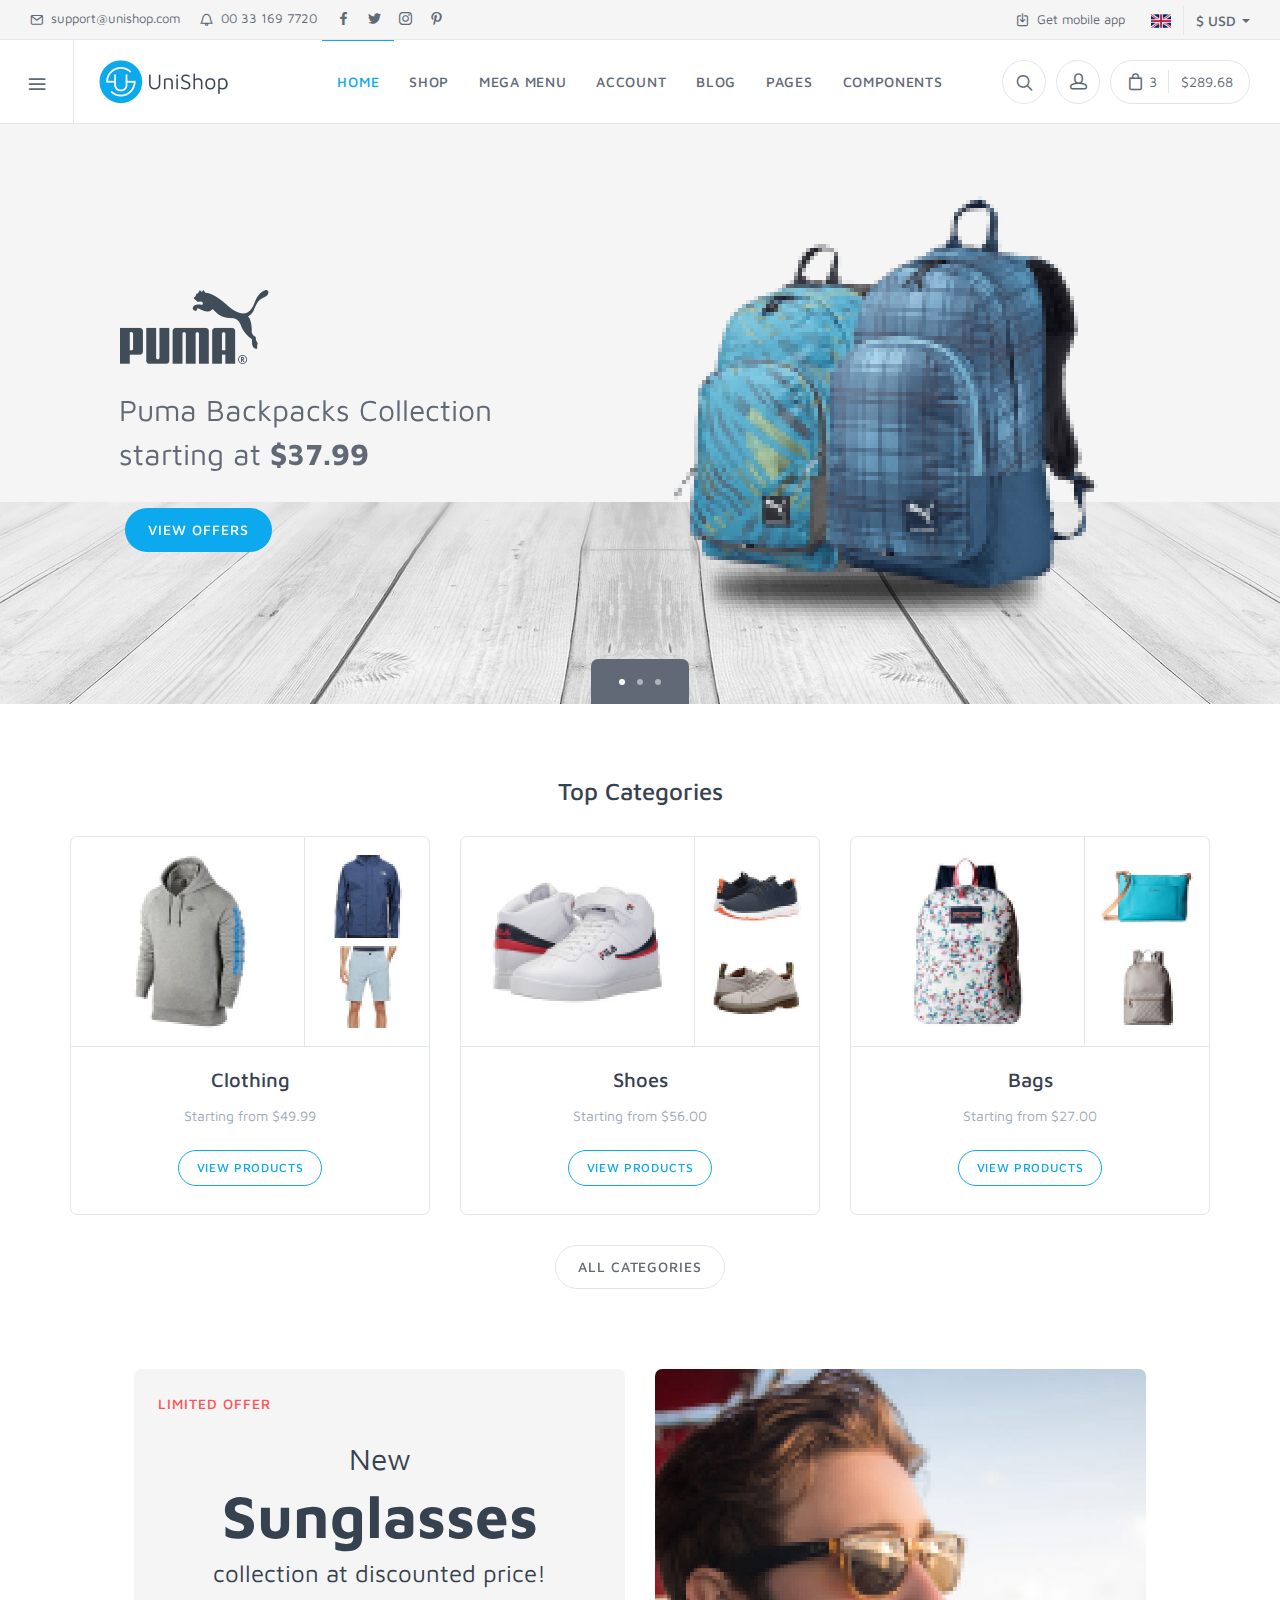
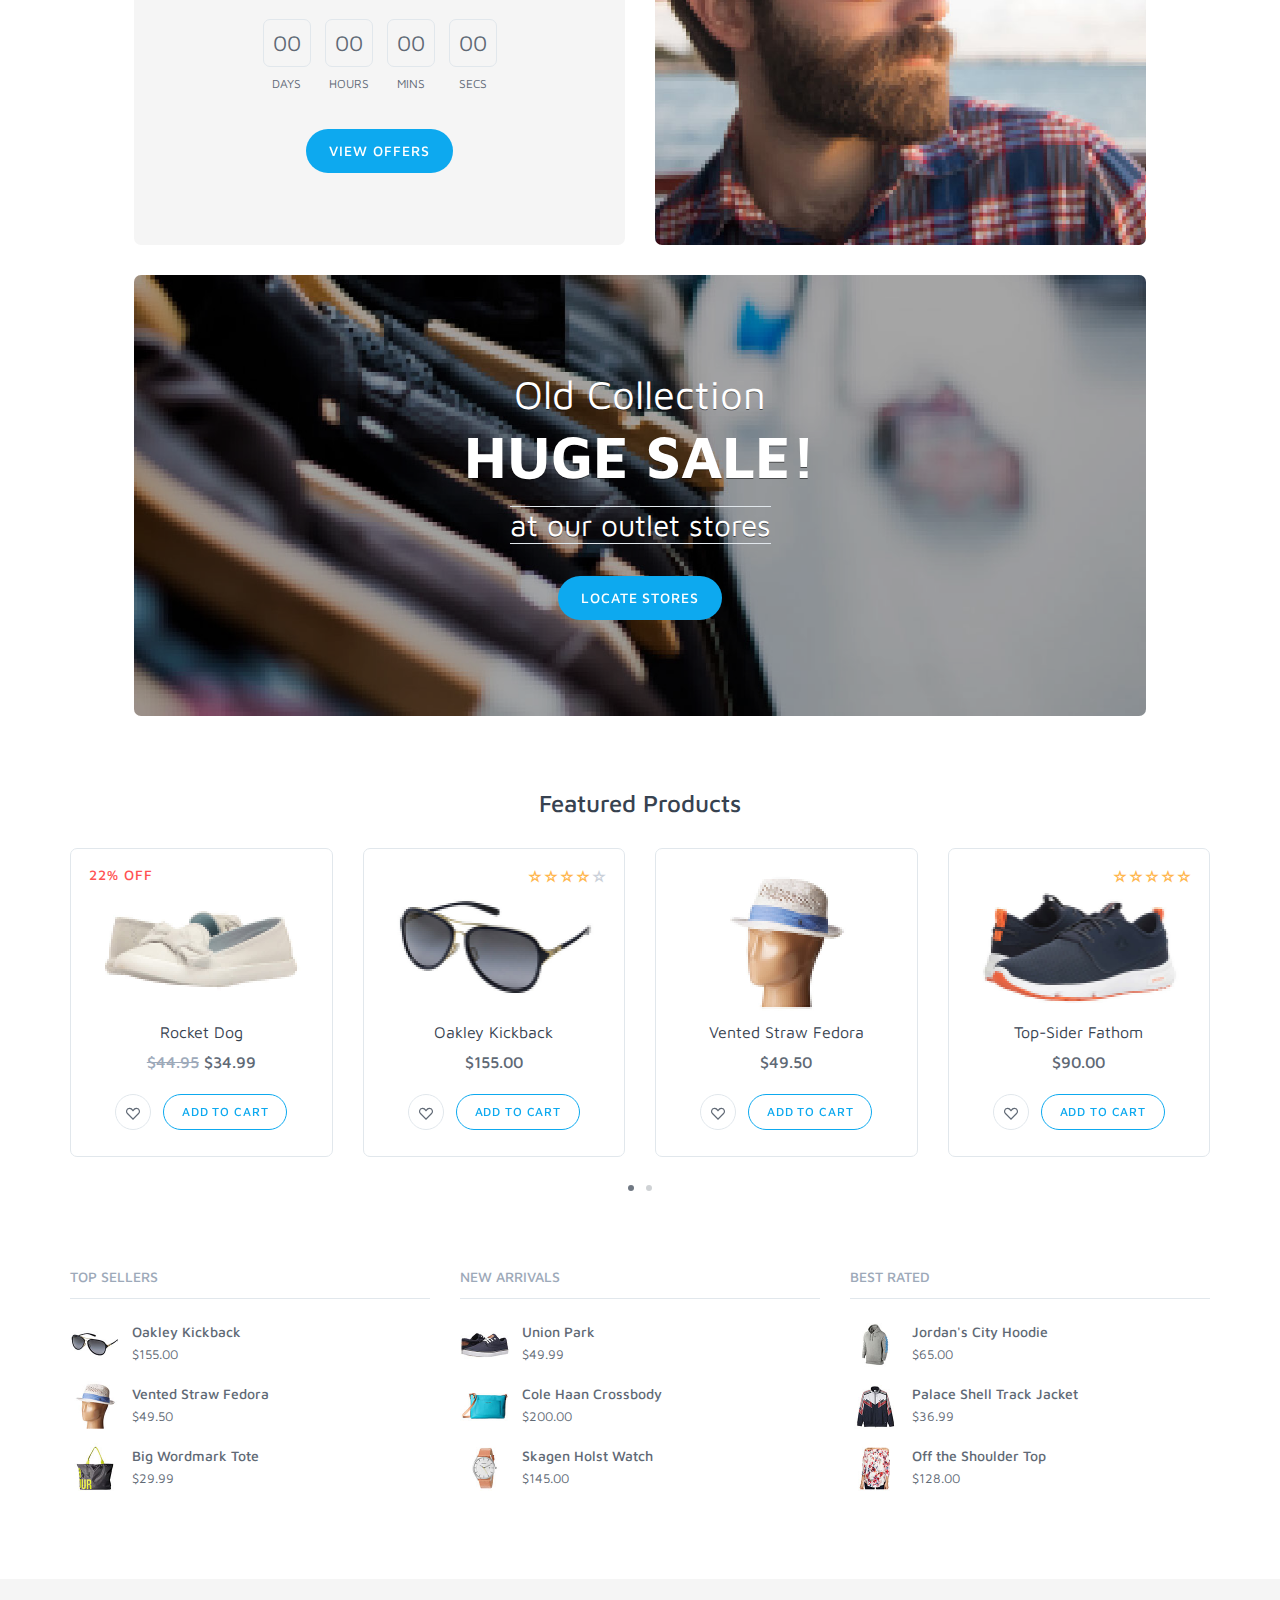
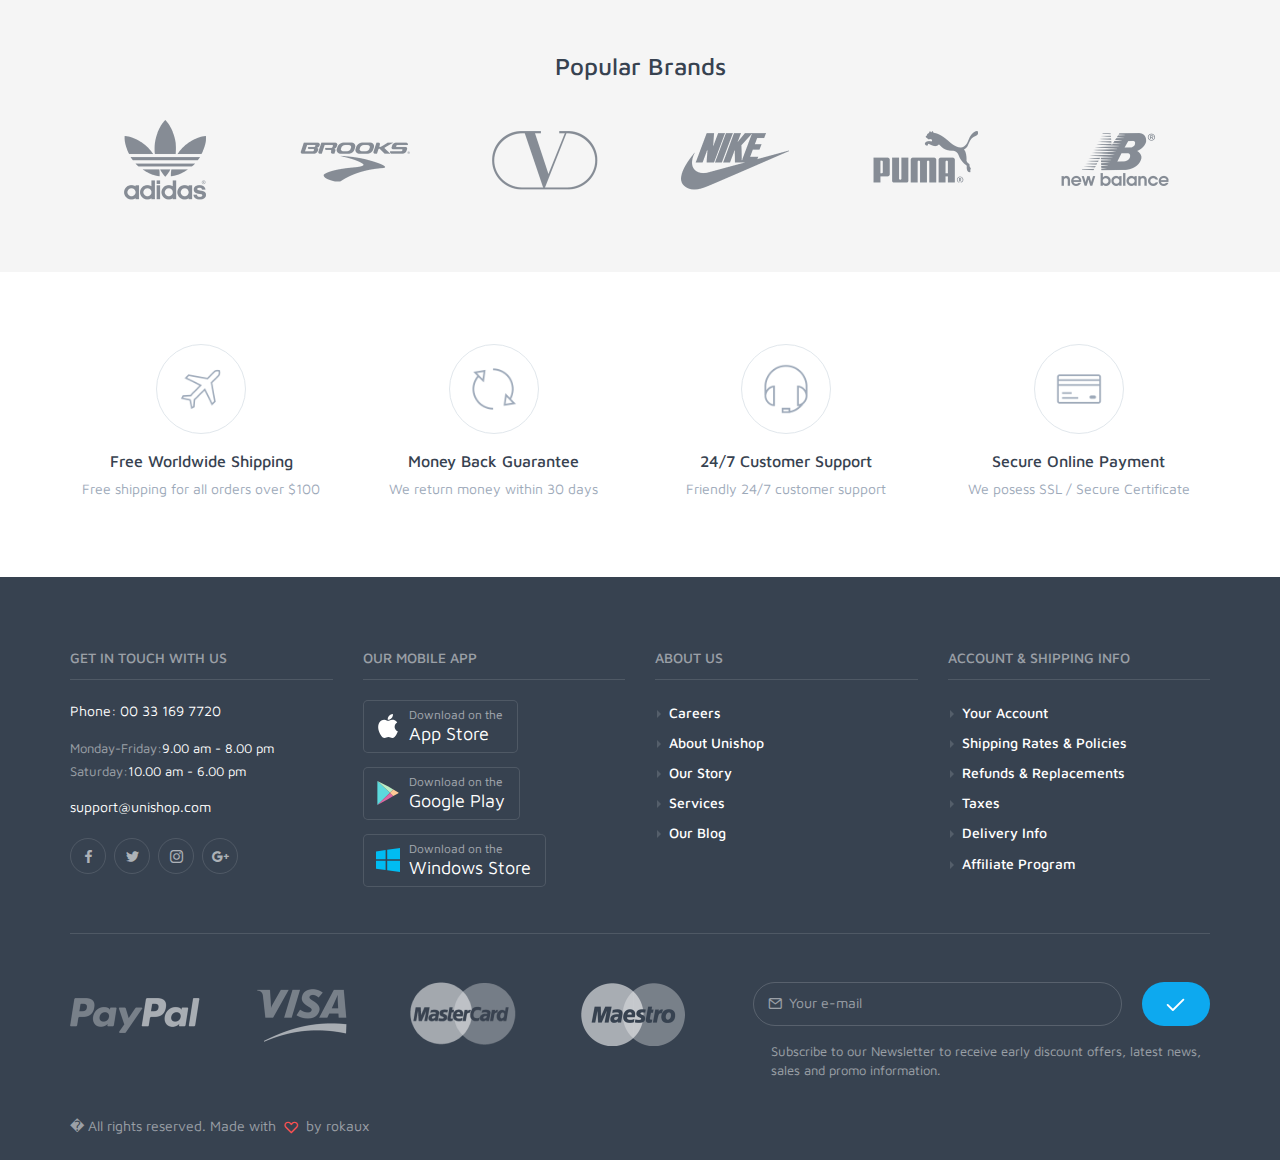
<file: WebContent/index.html>
<!DOCTYPE html>
<html lang="en">
  <head>
    <meta charset="utf-8">
    <title>Unishop | Universal E-Commerce Template
    </title>
    <!-- SEO Meta Tags-->
    <meta name="description" content="Unishop - Universal E-Commerce Template">
    <meta name="keywords" content="shop, e-commerce, modern, flat style, responsive, online store, business, mobile, blog, bootstrap 4, html5, css3, jquery, js, gallery, slider, touch, creative, clean">
    <meta name="author" content="Rokaux">
    <!-- Mobile Specific Meta Tag-->
    <meta name="viewport" content="width=device-width, initial-scale=1.0, maximum-scale=1.0, user-scalable=no">
    <!-- Favicon and Apple Icons-->
    <link rel="icon" type="image/x-icon" href="favicon.ico">
    <link rel="icon" type="image/png" href="favicon.png">
    <link rel="apple-touch-icon" href="touch-icon-iphone.png">
    <link rel="apple-touch-icon" sizes="152x152" href="touch-icon-ipad.png">
    <link rel="apple-touch-icon" sizes="180x180" href="touch-icon-iphone-retina.png">
    <link rel="apple-touch-icon" sizes="167x167" href="touch-icon-ipad-retina.png">
    <!-- Vendor Styles including: Bootstrap, Font Icons, Plugins, etc.-->
    <link rel="stylesheet" media="screen" href="css/vendor.min.css">
    <!-- Main Template Styles-->
    <link id="mainStyles" rel="stylesheet" media="screen" href="css/styles.min.css">
    <!-- Modernizr-->
    <script src="js/modernizr.min.js"></script>
    <script src="https://code.jquery.com/jquery-3.3.1.min.js"></script>
    
    <script>
            $(function(){
                $("#includedContent-header").load("header.html");
            });

            $(function(){
                $("#includedContent-footer").load("footer.html");
            });
  	</script>
        
  </head>
  <!-- Body-->
  <body>
    
    <div id="includedContent-header"></div>
    
    <!-- Off-Canvas Wrapper-->
    <div class="offcanvas-wrapper">
      <!-- Page Content-->
      <!-- Main Slider-->
      <section class="hero-slider" style="background-image: url(img/hero-slider/main-bg.jpg);">
        <div class="owl-carousel large-controls dots-inside" data-owl-carousel="{ &quot;nav&quot;: true, &quot;dots&quot;: true, &quot;loop&quot;: true, &quot;autoplay&quot;: true, &quot;autoplayTimeout&quot;: 7000 }">
          <div class="item">
            <div class="container padding-top-3x">
              <div class="row justify-content-center align-items-center">
                <div class="col-lg-5 col-md-6 padding-bottom-2x text-md-left text-center">
                  <div class="from-bottom"><img class="d-inline-block w-150 mb-4" src="img/hero-slider/logo02.png" alt="Puma">
                    <div class="h2 text-body text-normal mb-2 pt-1">Puma Backpacks Collection</div>
                    <div class="h2 text-body text-normal mb-4 pb-1">starting at <span class="text-bold">$37.99</span></div>
                  </div><a class="btn btn-primary scale-up delay-1" href="shop-grid-ls.html">View Offers</a>
                </div>
                <div class="col-md-6 padding-bottom-2x mb-3"><img class="d-block mx-auto" src="img/hero-slider/02.png" alt="Puma Backpack"></div>
              </div>
            </div>
          </div>
          <div class="item">
            <div class="container padding-top-3x">
              <div class="row justify-content-center align-items-center">
                <div class="col-lg-5 col-md-6 padding-bottom-2x text-md-left text-center">
                  <div class="from-bottom"><img class="d-inline-block w-200 mb-4" src="img/hero-slider/logo01.png" alt="Converse">
                    <div class="h2 text-body text-normal mb-2 pt-1">Chuck Taylor All Star II</div>
                    <div class="h2 text-body text-normal mb-4 pb-1">for only <span class="text-bold">$59.99</span></div>
                  </div><a class="btn btn-primary scale-up delay-1" href="shop-single.html">Shop Now</a>
                </div>
                <div class="col-md-6 padding-bottom-2x mb-3"><img class="d-block mx-auto" src="img/hero-slider/01.png" alt="Chuck Taylor All Star II"></div>
              </div>
            </div>
          </div>
          <div class="item">
            <div class="container padding-top-3x">
              <div class="row justify-content-center align-items-center">
                <div class="col-lg-5 col-md-6 padding-bottom-2x text-md-left text-center">
                  <div class="from-bottom"><img class="d-inline-block mb-4" src="img/hero-slider/logo03.png" style="width: 125px;" alt="Motorola">
                    <div class="h2 text-body text-normal mb-2 pt-1">Smart Watch Moto 360 2nd</div>
                    <div class="h2 text-body text-normal mb-4 pb-1">for only <span class="text-bold">$299.99</span></div>
                  </div><a class="btn btn-primary scale-up delay-1" href="shop-single.html">Shop Now</a>
                </div>
                <div class="col-md-6 padding-bottom-2x mb-3"><img class="d-block mx-auto" src="img/hero-slider/03.png" alt="Moto 360"></div>
              </div>
            </div>
          </div>
        </div>
      </section>
      <!-- Top Categories-->
      <section class="container padding-top-3x">
        <h3 class="text-center mb-30">Top Categories</h3>
        <div class="row">
          <div class="col-md-4 col-sm-6">
            <div class="card mb-30"><a class="card-img-tiles" href="shop-grid-ls.html">
                <div class="inner">
                  <div class="main-img"><img src="img/shop/categories/01.jpg" alt="Category"></div>
                  <div class="thumblist"><img src="img/shop/categories/02.jpg" alt="Category"><img src="img/shop/categories/03.jpg" alt="Category"></div>
                </div></a>
              <div class="card-body text-center">
                <h4 class="card-title">Clothing</h4>
                <p class="text-muted">Starting from $49.99</p><a class="btn btn-outline-primary btn-sm" href="shop-grid-ls.html">View Products</a>
              </div>
            </div>
          </div>
          <div class="col-md-4 col-sm-6">
            <div class="card mb-30"><a class="card-img-tiles" href="shop-grid-ls.html">
                <div class="inner">
                  <div class="main-img"><img src="img/shop/categories/04.jpg" alt="Category"></div>
                  <div class="thumblist"><img src="img/shop/categories/05.jpg" alt="Category"><img src="img/shop/categories/06.jpg" alt="Category"></div>
                </div></a>
              <div class="card-body text-center">
                <h4 class="card-title">Shoes</h4>
                <p class="text-muted">Starting from $56.00</p><a class="btn btn-outline-primary btn-sm" href="shop-grid-ls.html">View Products</a>
              </div>
            </div>
          </div>
          <div class="col-md-4 col-sm-6">
            <div class="card mb-30"><a class="card-img-tiles" href="shop-grid-ls.html">
                <div class="inner">
                  <div class="main-img"><img src="img/shop/categories/07.jpg" alt="Category"></div>
                  <div class="thumblist"><img src="img/shop/categories/08.jpg" alt="Category"><img src="img/shop/categories/09.jpg" alt="Category"></div>
                </div></a>
              <div class="card-body text-center">
                <h4 class="card-title">Bags</h4>
                <p class="text-muted">Starting from $27.00</p><a class="btn btn-outline-primary btn-sm" href="shop-grid-ls.html">View Products</a>
              </div>
            </div>
          </div>
        </div>
        <div class="text-center"><a class="btn btn-outline-secondary margin-top-none" href="shop-categories.html">All Categories</a></div>
      </section>
      <!-- Promo #1-->
      <section class="container-fluid padding-top-3x">
        <div class="row justify-content-center">
          <div class="col-xl-5 col-lg-6 mb-30">
            <div class="rounded bg-faded position-relative padding-top-3x padding-bottom-3x"><span class="product-badge text-danger" style="top: 24px; left: 24px;">Limited Offer</span>
              <div class="text-center">
                <h3 class="h2 text-normal mb-1">New</h3>
                <h2 class="display-2 text-bold mb-2">Sunglasses</h2>
                <h4 class="h3 text-normal mb-4">collection at discounted price!</h4>
                <div class="countdown mb-3" data-date-time="07/30/2018 12:00:00">
                  <div class="item">
                    <div class="days">00</div><span class="days_ref">Days</span>
                  </div>
                  <div class="item">
                    <div class="hours">00</div><span class="hours_ref">Hours</span>
                  </div>
                  <div class="item">
                    <div class="minutes">00</div><span class="minutes_ref">Mins</span>
                  </div>
                  <div class="item">
                    <div class="seconds">00</div><span class="seconds_ref">Secs</span>
                  </div>
                </div><br><a class="btn btn-primary margin-bottom-none" href="#">View Offers</a>
              </div>
            </div>
          </div>
          <div class="col-xl-5 col-lg-6 mb-30" style="min-height: 270px;">
            <div class="img-cover rounded" style="background-image: url(img/banners/home01.jpg);"></div>
          </div>
        </div>
      </section>
      <!-- Promo #2-->
      <section class="container-fluid">
        <div class="row justify-content-center">
          <div class="col-xl-10 col-lg-12">
            <div class="fw-section rounded padding-top-4x padding-bottom-4x" style="background-image: url(img/banners/home02.jpg);"><span class="overlay rounded" style="opacity: .35;"></span>
              <div class="text-center">
                <h3 class="display-4 text-normal text-white text-shadow mb-1">Old Collection</h3>
                <h2 class="display-2 text-bold text-white text-shadow">HUGE SALE!</h2>
                <h4 class="d-inline-block h2 text-normal text-white text-shadow border-default border-left-0 border-right-0 mb-4">at our outlet stores</h4><br><a class="btn btn-primary margin-bottom-none" href="contacts.html">Locate Stores</a>
              </div>
            </div>
          </div>
        </div>
      </section>
      <!-- Featured Products Carousel-->
      <section class="container padding-top-3x padding-bottom-3x">
        <h3 class="text-center mb-30">Featured Products</h3>
        <div class="owl-carousel" data-owl-carousel="{ &quot;nav&quot;: false, &quot;dots&quot;: true, &quot;margin&quot;: 30, &quot;responsive&quot;: {&quot;0&quot;:{&quot;items&quot;:1},&quot;576&quot;:{&quot;items&quot;:2},&quot;768&quot;:{&quot;items&quot;:3},&quot;991&quot;:{&quot;items&quot;:4},&quot;1200&quot;:{&quot;items&quot;:4}} }">
          <!-- Product-->
          <div class="grid-item">
            <div class="product-card">
              <div class="product-badge text-danger">22% Off</div><a class="product-thumb" href="shop-single.html"><img src="img/shop/products/09.jpg" alt="Product"></a>
              <h3 class="product-title"><a href="shop-single.html">Rocket Dog</a></h3>
              <h4 class="product-price">
                <del>$44.95</del>$34.99
              </h4>
              <div class="product-buttons">
                <button class="btn btn-outline-secondary btn-sm btn-wishlist" data-toggle="tooltip" title="Whishlist"><i class="icon-heart"></i></button>
                <button class="btn btn-outline-primary btn-sm" data-toast data-toast-type="success" data-toast-position="topRight" data-toast-icon="icon-circle-check" data-toast-title="Product" data-toast-message="successfuly added to cart!">Add to Cart</button>
              </div>
            </div>
          </div>
          <!-- Product-->
          <div class="grid-item">
            <div class="product-card">
                <div class="rating-stars"><i class="icon-star filled"></i><i class="icon-star filled"></i><i class="icon-star filled"></i><i class="icon-star filled"></i><i class="icon-star"></i>
                </div><a class="product-thumb" href="shop-single.html"><img src="img/shop/products/03.jpg" alt="Product"></a>
              <h3 class="product-title"><a href="shop-single.html">Oakley Kickback</a></h3>
              <h4 class="product-price">$155.00</h4>
              <div class="product-buttons">
                <button class="btn btn-outline-secondary btn-sm btn-wishlist" data-toggle="tooltip" title="Whishlist"><i class="icon-heart"></i></button>
                <button class="btn btn-outline-primary btn-sm" data-toast data-toast-type="success" data-toast-position="topRight" data-toast-icon="icon-circle-check" data-toast-title="Product" data-toast-message="successfuly added to cart!">Add to Cart</button>
              </div>
            </div>
          </div>
          <!-- Product-->
          <div class="grid-item">
            <div class="product-card"><a class="product-thumb" href="shop-single.html"><img src="img/shop/products/12.jpg" alt="Product"></a>
              <h3 class="product-title"><a href="shop-single.html">Vented Straw Fedora</a></h3>
              <h4 class="product-price">$49.50</h4>
              <div class="product-buttons">
                <button class="btn btn-outline-secondary btn-sm btn-wishlist" data-toggle="tooltip" title="Whishlist"><i class="icon-heart"></i></button>
                <button class="btn btn-outline-primary btn-sm" data-toast data-toast-type="success" data-toast-position="topRight" data-toast-icon="icon-circle-check" data-toast-title="Product" data-toast-message="successfuly added to cart!">Add to Cart</button>
              </div>
            </div>
          </div>
          <!-- Product-->
          <div class="grid-item">
            <div class="product-card">
                <div class="rating-stars"><i class="icon-star filled"></i><i class="icon-star filled"></i><i class="icon-star filled"></i><i class="icon-star filled"></i><i class="icon-star filled"></i>
                </div><a class="product-thumb" href="shop-single.html"><img src="img/shop/products/11.jpg" alt="Product"></a>
              <h3 class="product-title"><a href="shop-single.html">Top-Sider Fathom</a></h3>
              <h4 class="product-price">$90.00</h4>
              <div class="product-buttons">
                <button class="btn btn-outline-secondary btn-sm btn-wishlist" data-toggle="tooltip" title="Whishlist"><i class="icon-heart"></i></button>
                <button class="btn btn-outline-primary btn-sm" data-toast data-toast-type="success" data-toast-position="topRight" data-toast-icon="icon-circle-check" data-toast-title="Product" data-toast-message="successfuly added to cart!">Add to Cart</button>
              </div>
            </div>
          </div>
          <!-- Product-->
          <div class="grid-item">
            <div class="product-card"><a class="product-thumb" href="shop-single.html"><img src="img/shop/products/04.jpg" alt="Product"></a>
              <h3 class="product-title"><a href="shop-single.html">Waist Leather Belt</a></h3>
              <h4 class="product-price">$47.00</h4>
              <div class="product-buttons">
                <button class="btn btn-outline-secondary btn-sm btn-wishlist" data-toggle="tooltip" title="Whishlist"><i class="icon-heart"></i></button>
                <button class="btn btn-outline-primary btn-sm" data-toast data-toast-type="success" data-toast-position="topRight" data-toast-icon="icon-circle-check" data-toast-title="Product" data-toast-message="successfuly added to cart!">Add to Cart</button>
              </div>
            </div>
          </div>
          <!-- Product-->
          <div class="grid-item">
            <div class="product-card">
              <div class="product-badge text-danger">50% Off</div><a class="product-thumb" href="shop-single.html"><img src="img/shop/products/01.jpg" alt="Product"></a>
              <h3 class="product-title"><a href="shop-single.html">Unionbay Park</a></h3>
              <h4 class="product-price">
                <del>$99.99</del>$49.99
              </h4>
              <div class="product-buttons">
                <button class="btn btn-outline-secondary btn-sm btn-wishlist" data-toggle="tooltip" title="Whishlist"><i class="icon-heart"></i></button>
                <button class="btn btn-outline-primary btn-sm" data-toast data-toast-type="success" data-toast-position="topRight" data-toast-icon="icon-circle-check" data-toast-title="Product" data-toast-message="successfuly added to cart!">Add to Cart</button>
              </div>
            </div>
          </div>
        </div>
      </section>
      <!-- Product Widgets-->
      <section class="container padding-bottom-2x">
        <div class="row">
          <div class="col-md-4 col-sm-6">
            <div class="widget widget-featured-products">
              <h3 class="widget-title">Top Sellers</h3>
              <!-- Entry-->
              <div class="entry">
                <div class="entry-thumb"><a href="shop-single.html"><img src="img/shop/widget/01.jpg" alt="Product"></a></div>
                <div class="entry-content">
                  <h4 class="entry-title"><a href="shop-single.html">Oakley Kickback</a></h4><span class="entry-meta">$155.00</span>
                </div>
              </div>
              <!-- Entry-->
              <div class="entry">
                <div class="entry-thumb"><a href="shop-single.html"><img src="img/shop/widget/03.jpg" alt="Product"></a></div>
                <div class="entry-content">
                  <h4 class="entry-title"><a href="shop-single.html">Vented Straw Fedora</a></h4><span class="entry-meta">$49.50</span>
                </div>
              </div>
              <!-- Entry-->
              <div class="entry">
                <div class="entry-thumb"><a href="shop-single.html"><img src="img/shop/widget/04.jpg" alt="Product"></a></div>
                <div class="entry-content">
                  <h4 class="entry-title"><a href="shop-single.html">Big Wordmark Tote</a></h4><span class="entry-meta">$29.99</span>
                </div>
              </div>
            </div>
          </div>
          <div class="col-md-4 col-sm-6">
            <div class="widget widget-featured-products">
              <h3 class="widget-title">New Arrivals</h3>
              <!-- Entry-->
              <div class="entry">
                <div class="entry-thumb"><a href="shop-single.html"><img src="img/shop/widget/05.jpg" alt="Product"></a></div>
                <div class="entry-content">
                  <h4 class="entry-title"><a href="shop-single.html">Union Park</a></h4><span class="entry-meta">$49.99</span>
                </div>
              </div>
              <!-- Entry-->
              <div class="entry">
                <div class="entry-thumb"><a href="shop-single.html"><img src="img/shop/widget/06.jpg" alt="Product"></a></div>
                <div class="entry-content">
                  <h4 class="entry-title"><a href="shop-single.html">Cole Haan Crossbody</a></h4><span class="entry-meta">$200.00</span>
                </div>
              </div>
              <!-- Entry-->
              <div class="entry">
                <div class="entry-thumb"><a href="shop-single.html"><img src="img/shop/widget/07.jpg" alt="Product"></a></div>
                <div class="entry-content">
                  <h4 class="entry-title"><a href="shop-single.html">Skagen Holst Watch</a></h4><span class="entry-meta">$145.00</span>
                </div>
              </div>
            </div>
          </div>
          <div class="col-md-4 col-sm-6">
            <div class="widget widget-featured-products">
              <h3 class="widget-title">Best Rated</h3>
              <!-- Entry-->
              <div class="entry">
                <div class="entry-thumb"><a href="shop-single.html"><img src="img/shop/widget/08.jpg" alt="Product"></a></div>
                <div class="entry-content">
                  <h4 class="entry-title"><a href="shop-single.html">Jordan's City Hoodie</a></h4><span class="entry-meta">$65.00</span>
                </div>
              </div>
              <!-- Entry-->
              <div class="entry">
                <div class="entry-thumb"><a href="shop-single.html"><img src="img/shop/widget/09.jpg" alt="Product"></a></div>
                <div class="entry-content">
                  <h4 class="entry-title"><a href="shop-single.html">Palace Shell Track Jacket</a></h4><span class="entry-meta">$36.99</span>
                </div>
              </div>
              <!-- Entry-->
              <div class="entry">
                <div class="entry-thumb"><a href="shop-single.html"><img src="img/shop/widget/10.jpg" alt="Product"></a></div>
                <div class="entry-content">
                  <h4 class="entry-title"><a href="shop-single.html">Off the Shoulder Top</a></h4><span class="entry-meta">$128.00</span>
                </div>
              </div>
            </div>
          </div>
        </div>
      </section>
      <!-- Popular Brands-->
      <section class="bg-faded padding-top-3x padding-bottom-3x">
        <div class="container">
          <h3 class="text-center mb-30 pb-2">Popular Brands</h3>
          <div class="owl-carousel" data-owl-carousel="{ &quot;nav&quot;: false, &quot;dots&quot;: false, &quot;loop&quot;: true, &quot;autoplay&quot;: true, &quot;autoplayTimeout&quot;: 4000, &quot;responsive&quot;: {&quot;0&quot;:{&quot;items&quot;:2}, &quot;470&quot;:{&quot;items&quot;:3},&quot;630&quot;:{&quot;items&quot;:4},&quot;991&quot;:{&quot;items&quot;:5},&quot;1200&quot;:{&quot;items&quot;:6}} }"><img class="d-block w-110 opacity-75 m-auto" src="img/brands/01.png" alt="Adidas"><img class="d-block w-110 opacity-75 m-auto" src="img/brands/02.png" alt="Brooks"><img class="d-block w-110 opacity-75 m-auto" src="img/brands/03.png" alt="Valentino"><img class="d-block w-110 opacity-75 m-auto" src="img/brands/04.png" alt="Nike"><img class="d-block w-110 opacity-75 m-auto" src="img/brands/05.png" alt="Puma"><img class="d-block w-110 opacity-75 m-auto" src="img/brands/06.png" alt="New Balance"><img class="d-block w-110 opacity-75 m-auto" src="img/brands/07.png" alt="Dior"></div>
        </div>
      </section>
      <!-- Services-->
      <section class="container padding-top-3x padding-bottom-2x">
        <div class="row">
          <div class="col-md-3 col-sm-6 text-center mb-30"><img class="d-block w-90 img-thumbnail rounded-circle mx-auto mb-3" src="img/services/01.png" alt="Shipping">
            <h6>Free Worldwide Shipping</h6>
            <p class="text-muted margin-bottom-none">Free shipping for all orders over $100</p>
          </div>
          <div class="col-md-3 col-sm-6 text-center mb-30"><img class="d-block w-90 img-thumbnail rounded-circle mx-auto mb-3" src="img/services/02.png" alt="Money Back">
            <h6>Money Back Guarantee</h6>
            <p class="text-muted margin-bottom-none">We return money within 30 days</p>
          </div>
          <div class="col-md-3 col-sm-6 text-center mb-30"><img class="d-block w-90 img-thumbnail rounded-circle mx-auto mb-3" src="img/services/03.png" alt="Support">
            <h6>24/7 Customer Support</h6>
            <p class="text-muted margin-bottom-none">Friendly 24/7 customer support</p>
          </div>
          <div class="col-md-3 col-sm-6 text-center mb-30"><img class="d-block w-90 img-thumbnail rounded-circle mx-auto mb-3" src="img/services/04.png" alt="Payment">
            <h6>Secure Online Payment</h6>
            <p class="text-muted margin-bottom-none">We posess SSL / Secure Certificate</p>
          </div>
        </div>
      </section>
      <!-- Site Footer-->

      <div id="includedContent-footer"></div>

    </div>
    <!-- Back To Top Button--><a class="scroll-to-top-btn" href="#"><i class="icon-arrow-up"></i></a>
    <!-- Backdrop-->
    <div class="site-backdrop"></div>
    <!-- JavaScript (jQuery) libraries, plugins and custom scripts-->
    <script src="js/vendor.min.js"></script>
    <script src="js/scripts.min.js"></script>
  </body>
</html>
</file>
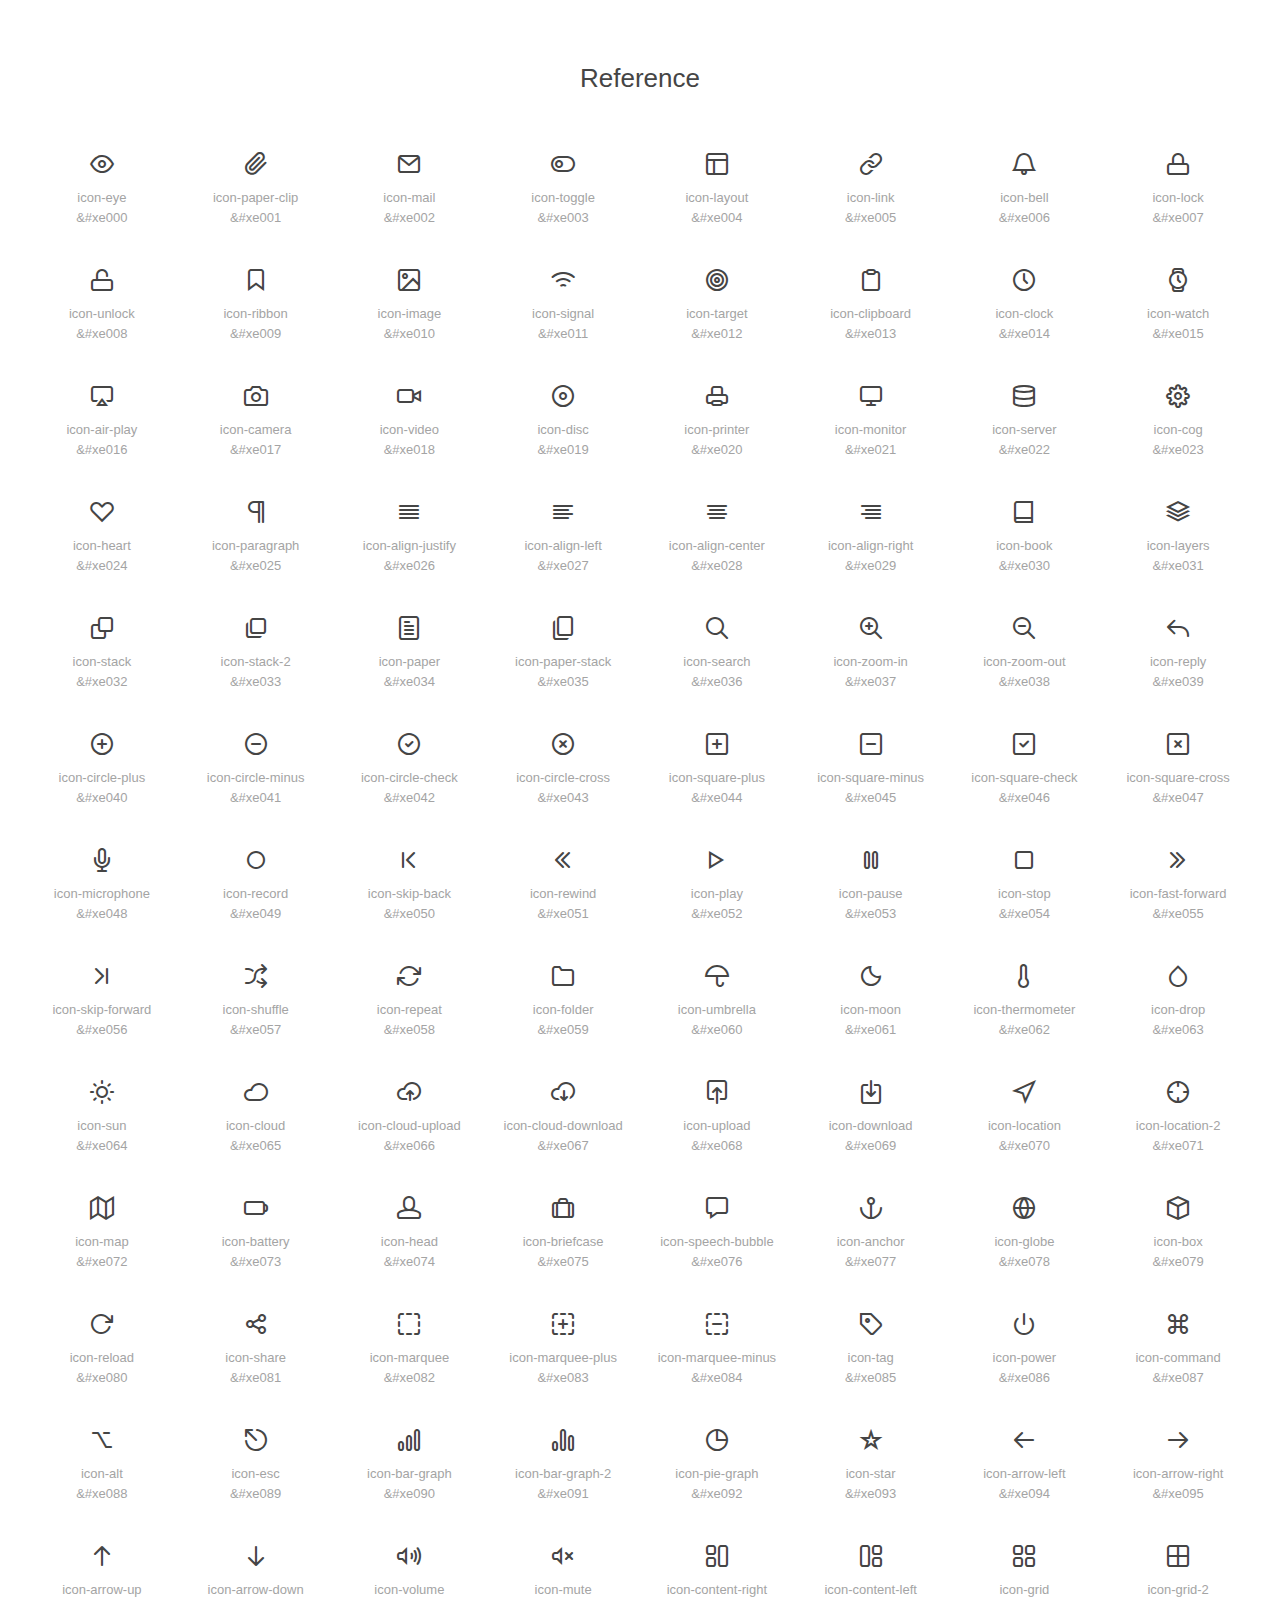
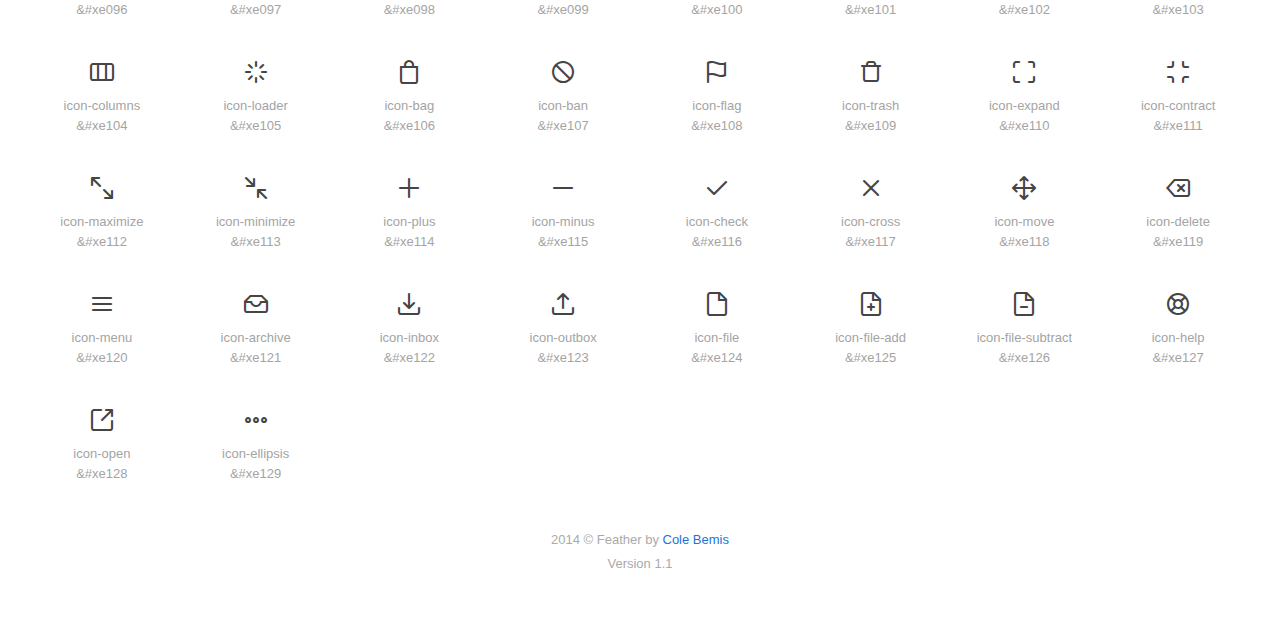
<file: WebContent/docs/feather-icons/index.html>
<!doctype html>
<html lang="en">
<head>
  <meta charset="UTF-8">
  <title>Reference</title>
  <link rel="stylesheet" href="resources/style.css">

  <!-- Include feather.css in your document -->
  <link rel="stylesheet" href="feather-webfont/feather.css">

</head>
<body>

  <h1>Reference</h1>

  <ul class="clearfix">
    <li>
      <span class="icon-eye"></span>
      <span>icon-eye</span>
      <span>&amp;#xe000</span>
    </li>
    <li>
      <span class="icon-paper-clip"></span>
      <span>icon-paper-clip</span>
      <span>&amp;#xe001</span>
    </li>
    <li>
      <span class="icon-mail"></span>
      <span>icon-mail</span>
      <span>&amp;#xe002</span>
    </li>
    <li>
      <span class="icon-toggle"></span>
      <span>icon-toggle</span>
      <span>&amp;#xe003</span>
    </li>
    <li>
      <span class="icon-layout"></span>
      <span>icon-layout</span>
      <span>&amp;#xe004</span>
    </li>
    <li>
      <span class="icon-link"></span>
      <span>icon-link</span>
      <span>&amp;#xe005</span>
    </li>
    <li>
      <span class="icon-bell"></span>
      <span>icon-bell</span>
      <span>&amp;#xe006</span>
    </li>
    <li>
      <span class="icon-lock"></span>
      <span>icon-lock</span>
      <span>&amp;#xe007</span>
    </li>
      <li>
      <span class="icon-unlock"></span>
      <span>icon-unlock</span>
      <span>&amp;#xe008</span>
    </li>
    <li>
      <span class="icon-ribbon"></span>
      <span>icon-ribbon</span>
      <span>&amp;#xe009</span>
    </li>
    <li>
      <span class="icon-image"></span>
      <span>icon-image</span>
      <span>&amp;#xe010</span>
    </li>
    <li>
      <span class="icon-signal"></span>
      <span>icon-signal</span>
      <span>&amp;#xe011</span>
    </li>
    <li>
      <span class="icon-target"></span>
      <span>icon-target</span>
      <span>&amp;#xe012</span>
    </li>
    <li>
      <span class="icon-clipboard"></span>
      <span>icon-clipboard</span>
      <span>&amp;#xe013</span>
    </li>
    <li>
      <span class="icon-clock"></span>
      <span>icon-clock</span>
      <span>&amp;#xe014</span>
    </li>
    <li>
      <span class="icon-watch"></span>
      <span>icon-watch</span>
      <span>&amp;#xe015</span>
    </li>
    <li>
      <span class="icon-air-play"></span>
      <span>icon-air-play</span>
      <span>&amp;#xe016</span>
    </li>
    <li>
      <span class="icon-camera"></span>
      <span>icon-camera</span>
      <span>&amp;#xe017</span>
    </li>
    <li>
      <span class="icon-video"></span>
      <span>icon-video</span>
      <span>&amp;#xe018</span>
    </li>
    <li>
      <span class="icon-disc"></span>
      <span>icon-disc</span>
      <span>&amp;#xe019</span>
    </li>
    <li>
      <span class="icon-printer"></span>
      <span>icon-printer</span>
      <span>&amp;#xe020</span>
    </li>
    <li>
      <span class="icon-monitor"></span>
      <span>icon-monitor</span>
      <span>&amp;#xe021</span>
    </li>
    <li>
      <span class="icon-server"></span>
      <span>icon-server</span>
      <span>&amp;#xe022</span>
    </li>
    <li>
      <span class="icon-cog"></span>
      <span>icon-cog</span>
      <span>&amp;#xe023</span>
    </li>
    <li>
      <span class="icon-heart"></span>
      <span>icon-heart</span>
      <span>&amp;#xe024</span>
    </li>
    <li>
      <span class="icon-paragraph"></span>
      <span>icon-paragraph</span>
      <span>&amp;#xe025</span>
    </li>
    <li>
      <span class="icon-align-justify"></span>
      <span>icon-align-justify</span>
      <span>&amp;#xe026</span>
    </li>
    <li>
      <span class="icon-align-left"></span>
      <span>icon-align-left</span>
      <span>&amp;#xe027</span>
    </li>
    <li>
      <span class="icon-align-center"></span>
      <span>icon-align-center</span>
      <span>&amp;#xe028</span>
    </li>
    <li>
      <span class="icon-align-right"></span>
      <span>icon-align-right</span>
      <span>&amp;#xe029</span>
    </li>
    <li>
      <span class="icon-book"></span>
      <span>icon-book</span>
      <span>&amp;#xe030</span>
    </li>
    <li>
      <span class="icon-layers"></span>
      <span>icon-layers</span>
      <span>&amp;#xe031</span>
    </li>
    <li>
      <span class="icon-stack"></span>
      <span>icon-stack</span>
      <span>&amp;#xe032</span>
    </li>
    <li>
      <span class="icon-stack-2"></span>
      <span>icon-stack-2</span>
      <span>&amp;#xe033</span>
    </li>
    <li>
      <span class="icon-paper"></span>
      <span>icon-paper</span>
      <span>&amp;#xe034</span>
    </li>
    <li>
      <span class="icon-paper-stack"></span>
      <span>icon-paper-stack</span>
      <span>&amp;#xe035</span>
    </li>
    <li>
      <span class="icon-search"></span>
      <span>icon-search</span>
      <span>&amp;#xe036</span>
    </li>
    <li>
      <span class="icon-zoom-in"></span>
      <span>icon-zoom-in</span>
      <span>&amp;#xe037</span>
    </li>
    <li>
      <span class="icon-zoom-out"></span>
      <span>icon-zoom-out</span>
      <span>&amp;#xe038</span>
    </li>
    <li>
      <span class="icon-reply"></span>
      <span>icon-reply</span>
      <span>&amp;#xe039</span>
    </li>
    <li>
      <span class="icon-circle-plus"></span>
      <span>icon-circle-plus</span>
      <span>&amp;#xe040</span>
    </li>
    <li>
      <span class="icon-circle-minus"></span>
      <span>icon-circle-minus</span>
      <span>&amp;#xe041</span>
    </li>
    <li>
      <span class="icon-circle-check"></span>
      <span>icon-circle-check</span>
      <span>&amp;#xe042</span>
    </li>
    <li>
      <span class="icon-circle-cross"></span>
      <span>icon-circle-cross</span>
      <span>&amp;#xe043</span>
    </li>
    <li>
      <span class="icon-square-plus"></span>
      <span>icon-square-plus</span>
      <span>&amp;#xe044</span>
    </li>
    <li>
      <span class="icon-square-minus"></span>
      <span>icon-square-minus</span>
      <span>&amp;#xe045</span>
    </li>
    <li>
      <span class="icon-square-check"></span>
      <span>icon-square-check</span>
      <span>&amp;#xe046</span>
    </li>
    <li>
      <span class="icon-square-cross"></span>
      <span>icon-square-cross</span>
      <span>&amp;#xe047</span>
    </li>
    <li>
      <span class="icon-microphone"></span>
      <span>icon-microphone</span>
      <span>&amp;#xe048</span>
    </li>
    <li>
      <span class="icon-record"></span>
      <span>icon-record</span>
      <span>&amp;#xe049</span>
    </li>
    <li>
      <span class="icon-skip-back"></span>
      <span>icon-skip-back</span>
      <span>&amp;#xe050</span>
    </li>
    <li>
      <span class="icon-rewind"></span>
      <span>icon-rewind</span>
      <span>&amp;#xe051</span>
    </li>
    <li>
      <span class="icon-play"></span>
      <span>icon-play</span>
      <span>&amp;#xe052</span>
    </li>
    <li>
      <span class="icon-pause"></span>
      <span>icon-pause</span>
      <span>&amp;#xe053</span>
    </li>
    <li>
      <span class="icon-stop"></span>
      <span>icon-stop</span>
      <span>&amp;#xe054</span>
    </li>
    <li>
      <span class="icon-fast-forward"></span>
      <span>icon-fast-forward</span>
      <span>&amp;#xe055</span>
    </li>
    <li>
      <span class="icon-skip-forward"></span>
      <span>icon-skip-forward</span>
      <span>&amp;#xe056</span>
    </li>
    <li>
      <span class="icon-shuffle"></span>
      <span>icon-shuffle</span>
      <span>&amp;#xe057</span>
    </li>
    <li>
      <span class="icon-repeat"></span>
      <span>icon-repeat</span>
      <span>&amp;#xe058</span>
    </li>
    <li>
      <span class="icon-folder"></span>
      <span>icon-folder</span>
      <span>&amp;#xe059</span>
    </li>
    <li>
      <span class="icon-umbrella"></span>
      <span>icon-umbrella</span>
      <span>&amp;#xe060</span>
    </li>
    <li>
      <span class="icon-moon"></span>
      <span>icon-moon</span>
      <span>&amp;#xe061</span>
    </li>
    <li>
      <span class="icon-thermometer"></span>
      <span>icon-thermometer</span>
      <span>&amp;#xe062</span>
    </li>
    <li>
      <span class="icon-drop"></span>
      <span>icon-drop</span>
      <span>&amp;#xe063</span>
    </li>
    <li>
      <span class="icon-sun"></span>
      <span>icon-sun</span>
      <span>&amp;#xe064</span>
    </li>
    <li>
      <span class="icon-cloud"></span>
      <span>icon-cloud</span>
      <span>&amp;#xe065</span>
    </li>
    <li>
      <span class="icon-cloud-upload"></span>
      <span>icon-cloud-upload</span>
      <span>&amp;#xe066</span>
    </li>
    <li>
      <span class="icon-cloud-download"></span>
      <span>icon-cloud-download</span>
      <span>&amp;#xe067</span>
    </li>
    <li>
      <span class="icon-upload"></span>
      <span>icon-upload</span>
      <span>&amp;#xe068</span>
    </li>
    <li>
      <span class="icon-download"></span>
      <span>icon-download</span>
      <span>&amp;#xe069</span>
    </li>
    <li>
      <span class="icon-location"></span>
      <span>icon-location</span>
      <span>&amp;#xe070</span>
    </li>
    <li>
      <span class="icon-location-2"></span>
      <span>icon-location-2</span>
      <span>&amp;#xe071</span>
    </li>
    <li>
      <span class="icon-map"></span>
      <span>icon-map</span>
      <span>&amp;#xe072</span>
    </li>
    <li>
      <span class="icon-battery"></span>
      <span>icon-battery</span>
      <span>&amp;#xe073</span>
    </li>
    <li>
      <span class="icon-head"></span>
      <span>icon-head</span>
      <span>&amp;#xe074</span>
    </li>
    <li>
      <span class="icon-briefcase"></span>
      <span>icon-briefcase</span>
      <span>&amp;#xe075</span>
    </li>
    <li>
      <span class="icon-speech-bubble"></span>
      <span>icon-speech-bubble</span>
      <span>&amp;#xe076</span>
    </li>
    <li>
      <span class="icon-anchor"></span>
      <span>icon-anchor</span>
      <span>&amp;#xe077</span>
    </li>
    <li>
      <span class="icon-globe"></span>
      <span>icon-globe</span>
      <span>&amp;#xe078</span>
    </li>
    <li>
      <span class="icon-box"></span>
      <span>icon-box</span>
      <span>&amp;#xe079</span>
    </li>
    <li>
      <span class="icon-reload"></span>
      <span>icon-reload</span>
      <span>&amp;#xe080</span>
    </li>
    <li>
      <span class="icon-share"></span>
      <span>icon-share</span>
      <span>&amp;#xe081</span>
    </li>
    <li>
      <span class="icon-marquee"></span>
      <span>icon-marquee</span>
      <span>&amp;#xe082</span>
    </li>
    <li>
      <span class="icon-marquee-plus"></span>
      <span>icon-marquee-plus</span>
      <span>&amp;#xe083</span>
    </li>
    <li>
      <span class="icon-marquee-minus"></span>
      <span>icon-marquee-minus</span>
      <span>&amp;#xe084</span>
    </li>
    <li>
      <span class="icon-tag"></span>
      <span>icon-tag</span>
      <span>&amp;#xe085</span>
    </li>
    <li>
      <span class="icon-power"></span>
      <span>icon-power</span>
      <span>&amp;#xe086</span>
    </li>
    <li>
      <span class="icon-command"></span>
      <span>icon-command</span>
      <span>&amp;#xe087</span>
    </li>
    <li>
      <span class="icon-alt"></span>
      <span>icon-alt</span>
      <span>&amp;#xe088</span>
    </li>
    <li>
      <span class="icon-esc"></span>
      <span>icon-esc</span>
      <span>&amp;#xe089</span>
    </li>
    <li>
      <span class="icon-bar-graph"></span>
      <span>icon-bar-graph</span>
      <span>&amp;#xe090</span>
    </li>
    <li>
      <span class="icon-bar-graph-2"></span>
      <span>icon-bar-graph-2</span>
      <span>&amp;#xe091</span>
    </li>
    <li>
      <span class="icon-pie-graph"></span>
      <span>icon-pie-graph</span>
      <span>&amp;#xe092</span>
    </li>
    <li>
      <span class="icon-star"></span>
      <span>icon-star</span>
      <span>&amp;#xe093</span>
    </li>
    <li>
      <span class="icon-arrow-left"></span>
      <span>icon-arrow-left</span>
      <span>&amp;#xe094</span>
    </li>
    <li>
      <span class="icon-arrow-right"></span>
      <span>icon-arrow-right</span>
      <span>&amp;#xe095</span>
    </li>
    <li>
      <span class="icon-arrow-up"></span>
      <span>icon-arrow-up</span>
      <span>&amp;#xe096</span>
    </li>
    <li>
      <span class="icon-arrow-down"></span>
      <span>icon-arrow-down</span>
      <span>&amp;#xe097</span>
    </li>
    <li>
      <span class="icon-volume"></span>
      <span>icon-volume</span>
      <span>&amp;#xe098</span>
    </li>
    <li>
      <span class="icon-mute"></span>
      <span>icon-mute</span>
      <span>&amp;#xe099</span>
    </li>
    <li>
      <span class="icon-content-right"></span>
      <span>icon-content-right</span>
      <span>&amp;#xe100</span>
    </li>
    <li>
      <span class="icon-content-left"></span>
      <span>icon-content-left</span>
      <span>&amp;#xe101</span>
    </li>
    <li>
      <span class="icon-grid"></span>
      <span>icon-grid</span>
      <span>&amp;#xe102</span>
    </li>
    <li>
      <span class="icon-grid-2"></span>
      <span>icon-grid-2</span>
      <span>&amp;#xe103</span>
    </li>
    <li>
      <span class="icon-columns"></span>
      <span>icon-columns</span>
      <span>&amp;#xe104</span>
    </li>
    <li>
      <span class="icon-loader"></span>
      <span>icon-loader</span>
      <span>&amp;#xe105</span>
    </li>
    <li>
      <span class="icon-bag"></span>
      <span>icon-bag</span>
      <span>&amp;#xe106</span>
    </li>
    <li>
      <span class="icon-ban"></span>
      <span>icon-ban</span>
      <span>&amp;#xe107</span>
    </li>
    <li>
      <span class="icon-flag"></span>
      <span>icon-flag</span>
      <span>&amp;#xe108</span>
    </li>
    <li>
      <span class="icon-trash"></span>
      <span>icon-trash</span>
      <span>&amp;#xe109</span>
    </li>
    <li>
      <span class="icon-expand"></span>
      <span>icon-expand</span>
      <span>&amp;#xe110</span>
    </li>
    <li>
      <span class="icon-contract"></span>
      <span>icon-contract</span>
      <span>&amp;#xe111</span>
    </li>
    <li>
      <span class="icon-maximize"></span>
      <span>icon-maximize</span>
      <span>&amp;#xe112</span>
    </li>
    <li>
      <span class="icon-minimize"></span>
      <span>icon-minimize</span>
      <span>&amp;#xe113</span>
    </li>
    <li>
      <span class="icon-plus"></span>
      <span>icon-plus</span>
      <span>&amp;#xe114</span>
    </li>
    <li>
      <span class="icon-minus"></span>
      <span>icon-minus</span>
      <span>&amp;#xe115</span>
    </li>
    <li>
      <span class="icon-check"></span>
      <span>icon-check</span>
      <span>&amp;#xe116</span>
    </li>
    <li>
      <span class="icon-cross"></span>
      <span>icon-cross</span>
      <span>&amp;#xe117</span>
    </li>
    <li>
      <span class="icon-move"></span>
      <span>icon-move</span>
      <span>&amp;#xe118</span>
    </li>
    <li>
      <span class="icon-delete"></span>
      <span>icon-delete</span>
      <span>&amp;#xe119</span>
    </li>
    <li>
      <span class="icon-menu"></span>
      <span>icon-menu</span>
      <span>&amp;#xe120</span>
    </li>
    <li>
      <span class="icon-archive"></span>
      <span>icon-archive</span>
      <span>&amp;#xe121</span>
    </li>
    <li>
      <span class="icon-inbox"></span>
      <span>icon-inbox</span>
      <span>&amp;#xe122</span>
    </li>
    <li>
      <span class="icon-outbox"></span>
      <span>icon-outbox</span>
      <span>&amp;#xe123</span>
    </li>
    <li>
      <span class="icon-file"></span>
      <span>icon-file</span>
      <span>&amp;#xe124</span>
    </li>
    <li>
      <span class="icon-file-add"></span>
      <span>icon-file-add</span>
      <span>&amp;#xe125</span>
    </li>
    <li>
      <span class="icon-file-subtract"></span>
      <span>icon-file-subtract</span>
      <span>&amp;#xe126</span>
    </li>
    <li>
      <span class="icon-help"></span>
      <span>icon-help</span>
      <span>&amp;#xe127</span>
    </li>
    <li>
      <span class="icon-open"></span>
      <span>icon-open</span>
      <span>&amp;#xe128</span>
    </li>
    <li>
      <span class="icon-ellipsis"></span>
      <span>icon-ellipsis</span>
      <span>&amp;#xe129</span>
    </li>
  </ul>

  <footer>
    <p>
      2014 &copy; Feather by <a href="http://colebemis.com">Cole Bemis</a>
      <br>
      Version 1.1
    </p>
  </footer>

</body>
</html>
</file>
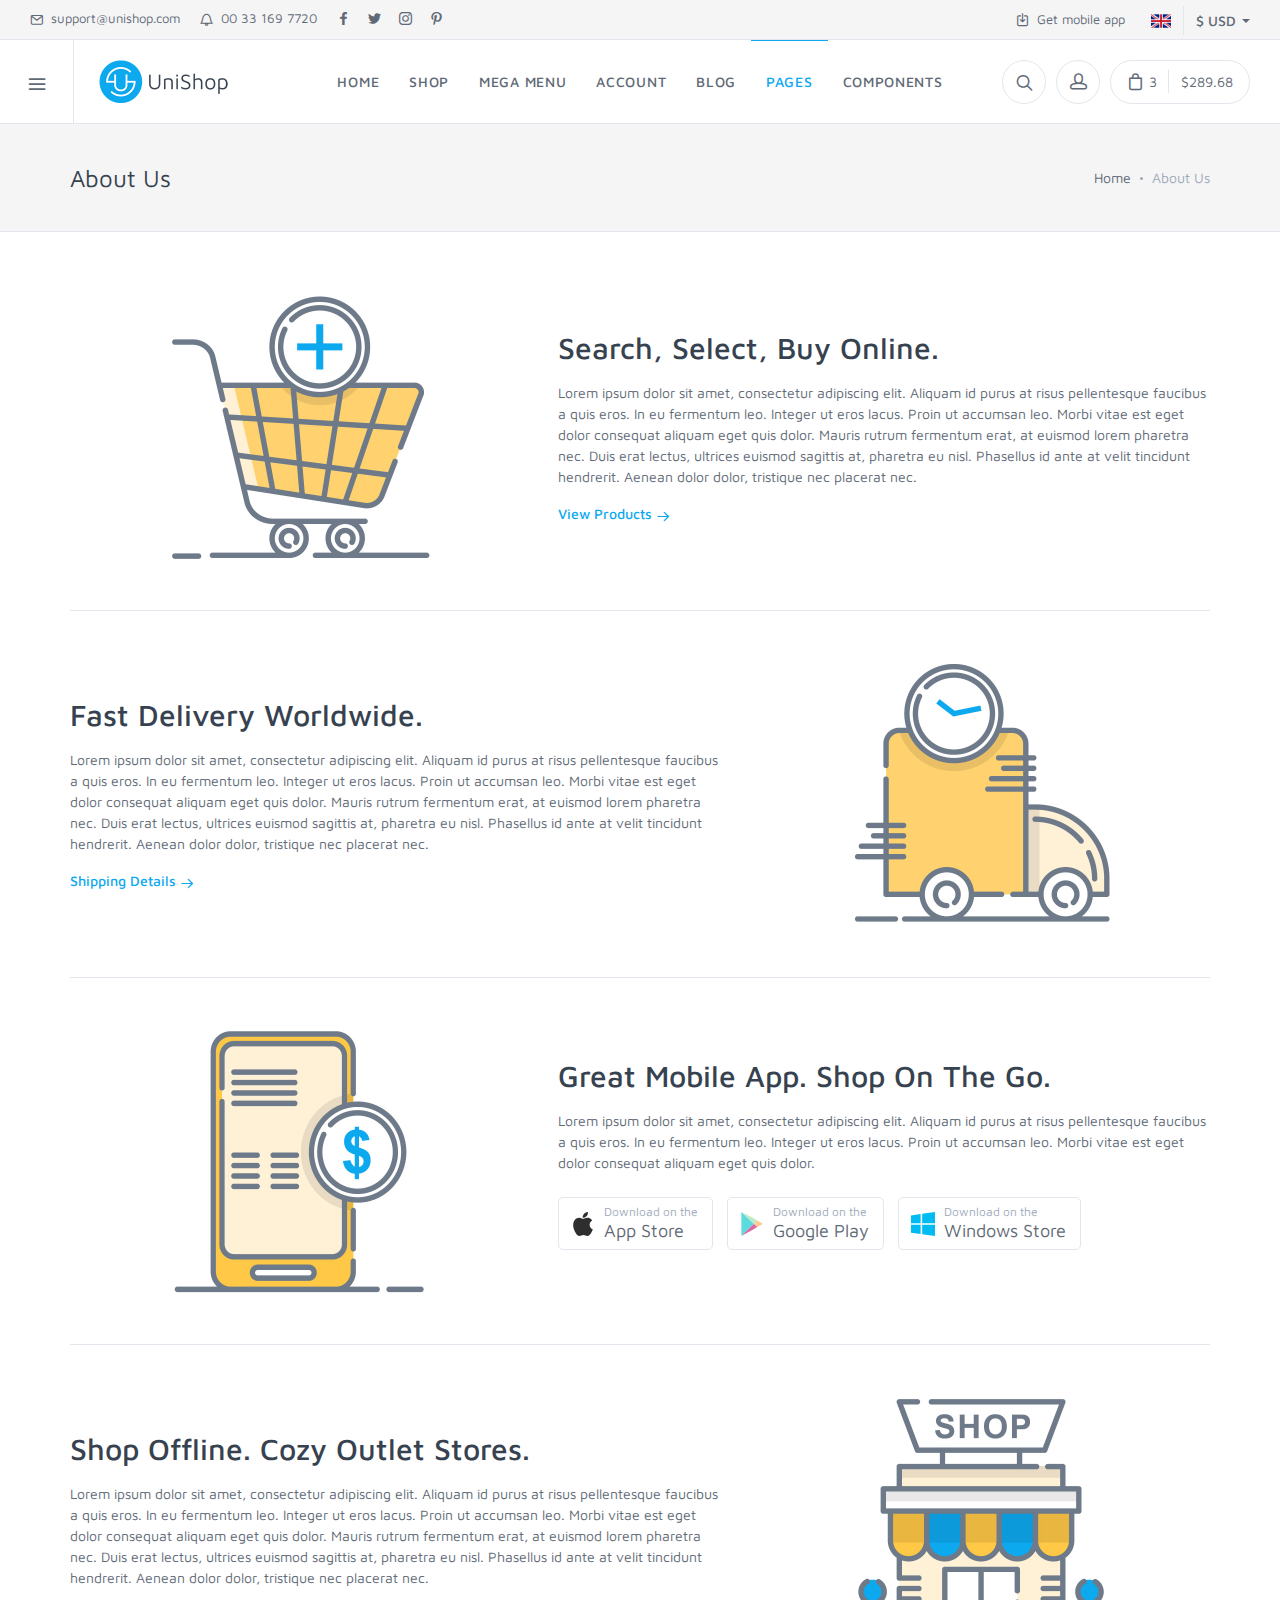
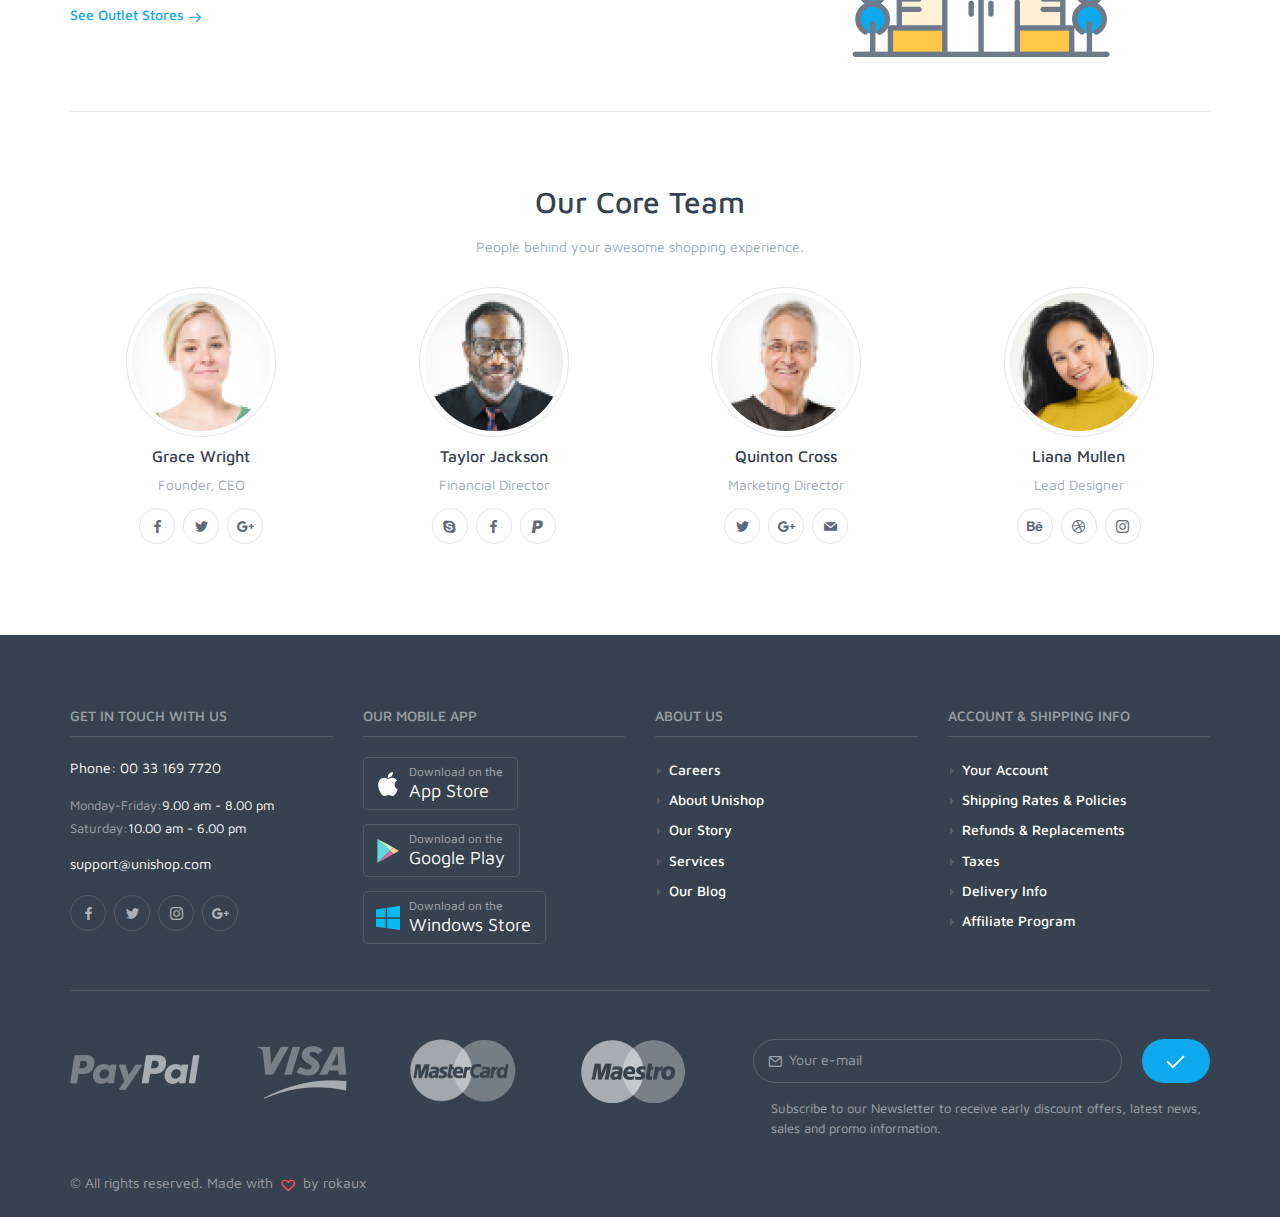
<file: WebContent/about.html>
<!DOCTYPE html>
<html lang="en">
  <head>
    <meta charset="utf-8">
    <title>About Us
    </title>
    <!-- SEO Meta Tags-->
    <meta name="description" content="Unishop - Universal E-Commerce Template">
    <meta name="keywords" content="shop, e-commerce, modern, flat style, responsive, online store, business, mobile, blog, bootstrap 4, html5, css3, jquery, js, gallery, slider, touch, creative, clean">
    <meta name="author" content="Rokaux">
    <!-- Mobile Specific Meta Tag-->
    <meta name="viewport" content="width=device-width, initial-scale=1.0, maximum-scale=1.0, user-scalable=no">
    <!-- Favicon and Apple Icons-->
    <link rel="icon" type="image/x-icon" href="favicon.ico">
    <link rel="icon" type="image/png" href="favicon.png">
    <link rel="apple-touch-icon" href="touch-icon-iphone.png">
    <link rel="apple-touch-icon" sizes="152x152" href="touch-icon-ipad.png">
    <link rel="apple-touch-icon" sizes="180x180" href="touch-icon-iphone-retina.png">
    <link rel="apple-touch-icon" sizes="167x167" href="touch-icon-ipad-retina.png">
    <!-- Vendor Styles including: Bootstrap, Font Icons, Plugins, etc.-->
    <link rel="stylesheet" media="screen" href="css/vendor.min.css">
    <!-- Main Template Styles-->
    <link id="mainStyles" rel="stylesheet" media="screen" href="css/styles.min.css">
    <!-- Modernizr-->
    <script src="js/modernizr.min.js"></script>
  </head>
  <!-- Body-->
  <body>
    <!-- Off-Canvas Category Menu-->
    <div class="offcanvas-container" id="shop-categories">
      <div class="offcanvas-header">
        <h3 class="offcanvas-title">Shop Categories</h3>
      </div>
      <nav class="offcanvas-menu">
        <ul class="menu">
          <li class="has-children"><span><a href="#">Men's Shoes</a><span class="sub-menu-toggle"></span></span>
            <ul class="offcanvas-submenu">
              <li><a href="#">Sneakers</a></li>
              <li><a href="#">Loafers</a></li>
              <li><a href="#">Boat Shoes</a></li>
              <li><a href="#">Sandals</a></li>
              <li><a href="#">View All</a></li>
            </ul>
          </li>
          <li class="has-children"><span><a href="#">Women's Shoes</a><span class="sub-menu-toggle"></span></span>
            <ul class="offcanvas-submenu">
              <li><a href="#">Sandals</a></li>
              <li><a href="#">Flats</a></li>
              <li><a href="#">Sneakers</a></li>
              <li><a href="#">Heels</a></li>
              <li><a href="#">View All</a></li>
            </ul>
          </li>
          <li class="has-children"><span><a href="#">Men's Clothing</a><span class="sub-menu-toggle"></span></span>
            <ul class="offcanvas-submenu">
              <li><a href="#">Shirts &amp; Tops</a></li>
              <li><a href="#">Pants</a></li>
              <li><a href="#">Jackets</a></li>
              <li><a href="#">View All</a></li>
            </ul>
          </li>
          <li class="has-children"><span><a href="#">Women's Clothing</a><span class="sub-menu-toggle"></span></span>
            <ul class="offcanvas-submenu">
              <li><a href="#">Dresses</a></li>
              <li><a href="#">Shirts &amp; Tops</a></li>
              <li><a href="#">Shorts</a></li>
              <li><a href="#">Swimwear</a></li>
              <li><a href="#">View All</a></li>
            </ul>
          </li>
          <li class="has-children"><span><a href="#">Kid's Shoes</a><span class="sub-menu-toggle"></span></span>
            <ul class="offcanvas-submenu">
              <li><a href="#">Boots</a></li>
              <li><a href="#">Sandals</a></li>
              <li><a href="#">Crib Shoes</a></li>
              <li><a href="#">Loafers</a></li>
              <li><a href="#">View All</a></li>
            </ul>
          </li>
          <li class="has-children"><span><a href="#">Bags</a><span class="sub-menu-toggle"></span></span>
            <ul class="offcanvas-submenu">
              <li><a href="#">Handbags</a></li>
              <li><a href="#">Backpacks</a></li>
              <li><a href="#">Luggage</a></li>
              <li><a href="#">Wallets</a></li>
              <li><a href="#">View All</a></li>
            </ul>
          </li>
          <li class="has-children"><span><a href="#">Accessories</a><span class="sub-menu-toggle"></span></span>
            <ul class="offcanvas-submenu">
              <li><a href="#">Sunglasses</a></li>
              <li><a href="#">Hats</a></li>
              <li><a href="#">Watches</a></li>
              <li><a href="#">Jewelry</a></li>
              <li><a href="#">Belts</a></li>
              <li><a href="#">View All</a></li>
            </ul>
          </li>
        </ul>
      </nav>
    </div>
    <!-- Off-Canvas Mobile Menu-->
    <div class="offcanvas-container" id="mobile-menu"><a class="account-link" href="account-orders.html">
        <div class="user-ava"><img src="img/account/user-ava-md.jpg" alt="Daniel Adams">
        </div>
        <div class="user-info">
          <h6 class="user-name">Daniel Adams</h6><span class="text-sm text-white opacity-60">290 Reward points</span>
        </div></a>
      <nav class="offcanvas-menu">
        <ul class="menu">
          <li class="has-children"><span><a href="index.html"><span>Home</span></a><span class="sub-menu-toggle"></span></span>
            <ul class="offcanvas-submenu">
                <li><a href="index.html">Featured Products Slider</a></li>
                <li><a href="home-featured-categories.html">Featured Categories</a></li>
                <li><a href="home-collection-showcase.html">Products Collection Showcase</a></li>
            </ul>
          </li>
          <li class="has-children"><span><a href="shop-grid-ls.html"><span>Shop</span></a><span class="sub-menu-toggle"></span></span>
            <ul class="offcanvas-submenu">
                <li><a href="shop-categories.html">Shop Categories</a></li>
              <li class="has-children"><span><a href="shop-grid-ls.html"><span>Shop Grid</span></a><span class="sub-menu-toggle"></span></span>
                <ul class="offcanvas-submenu">
                    <li><a href="shop-grid-ls.html">Grid Left Sidebar</a></li>
                    <li><a href="shop-grid-rs.html">Grid Right Sidebar</a></li>
                    <li><a href="shop-grid-ns.html">Grid No Sidebar</a></li>
                </ul>
              </li>
              <li class="has-children"><span><a href="shop-list-ls.html"><span>Shop List</span></a><span class="sub-menu-toggle"></span></span>
                <ul class="offcanvas-submenu">
                    <li><a href="shop-list-ls.html">List Left Sidebar</a></li>
                    <li><a href="shop-list-rs.html">List Right Sidebar</a></li>
                    <li><a href="shop-list-ns.html">List No Sidebar</a></li>
                </ul>
              </li>
                <li><a href="shop-single.html">Single Product</a></li>
                <li><a href="cart.html">Cart</a></li>
                <li><a href="checkout.html">Checkout</a></li>
            </ul>
          </li>
          <li class="has-children"><span><a href="#">Categories</a><span class="sub-menu-toggle"></span></span>
            <ul class="offcanvas-submenu">
              <li class="has-children"><span><a href="#">Men's Shoes</a><span class="sub-menu-toggle"></span></span>
                <ul class="offcanvas-submenu">
                  <li><a href="#">Sneakers</a></li>
                  <li><a href="#">Loafers</a></li>
                  <li><a href="#">Boat Shoes</a></li>
                  <li><a href="#">Sandals</a></li>
                  <li><a href="#">View All</a></li>
                </ul>
              </li>
              <li class="has-children"><span><a href="#">Women's Shoes</a><span class="sub-menu-toggle"></span></span>
                <ul class="offcanvas-submenu">
                  <li><a href="#">Sandals</a></li>
                  <li><a href="#">Flats</a></li>
                  <li><a href="#">Sneakers</a></li>
                  <li><a href="#">Heels</a></li>
                  <li><a href="#">View All</a></li>
                </ul>
              </li>
              <li class="has-children"><span><a href="#">Men's Clothing</a><span class="sub-menu-toggle"></span></span>
                <ul class="offcanvas-submenu">
                  <li><a href="#">Shirts &amp; Tops</a></li>
                  <li><a href="#">Pants</a></li>
                  <li><a href="#">Jackets</a></li>
                  <li><a href="#">View All</a></li>
                </ul>
              </li>
              <li class="has-children"><span><a href="#">Women's Clothing</a><span class="sub-menu-toggle"></span></span>
                <ul class="offcanvas-submenu">
                  <li><a href="#">Dresses</a></li>
                  <li><a href="#">Shirts &amp; Tops</a></li>
                  <li><a href="#">Shorts</a></li>
                  <li><a href="#">Swimwear</a></li>
                  <li><a href="#">View All</a></li>
                </ul>
              </li>
              <li class="has-children"><span><a href="#">Bags</a><span class="sub-menu-toggle"></span></span>
                <ul class="offcanvas-submenu">
                  <li><a href="#">Handbags</a></li>
                  <li><a href="#">Backpacks</a></li>
                  <li><a href="#">Luggage</a></li>
                  <li><a href="#">Wallets</a></li>
                  <li><a href="#">View All</a></li>
                </ul>
              </li>
              <li class="has-children"><span><a href="#">Accessories</a><span class="sub-menu-toggle"></span></span>
                <ul class="offcanvas-submenu">
                  <li><a href="#">Sunglasses</a></li>
                  <li><a href="#">Hats</a></li>
                  <li><a href="#">Watches</a></li>
                  <li><a href="#">Jewelry</a></li>
                  <li><a href="#">Belts</a></li>
                  <li><a href="#">View All</a></li>
                </ul>
              </li>
            </ul>
          </li>
          <li class="has-children"><span><a href="account-orders.html"><span>Account</span></a><span class="sub-menu-toggle"></span></span>
            <ul class="offcanvas-submenu">
                <li><a href="account-login.html">Login / Register</a></li>
                <li><a href="account-password-recovery.html">Password Recovery</a></li>
                <li><a href="account-orders.html">Orders List</a></li>
                <li><a href="account-wishlist.html">Wishlist</a></li>
                <li><a href="account-profile.html">Profile Page</a></li>
                <li><a href="account-address.html">Contact / Shipping Address</a></li>
                <li><a href="account-open-ticket.html">Open Ticket</a></li>
                <li><a href="account-tickets.html">My Tickets</a></li>
                <li><a href="account-single-ticket.html">Single Ticket</a></li>
            </ul>
          </li>
          <li class="has-children"><span><a href="blog-rs.html"><span>Blog</span></a><span class="sub-menu-toggle"></span></span>
            <ul class="offcanvas-submenu">
              <li class="has-children"><span><a href="blog-rs.html"><span>Blog Layout</span></a><span class="sub-menu-toggle"></span></span>
                <ul class="offcanvas-submenu">
                    <li><a href="blog-rs.html">Blog Right Sidebar</a></li>
                    <li><a href="blog-ls.html">Blog Left Sidebar</a></li>
                    <li><a href="blog-ns.html">Blog No Sidebar</a></li>
                </ul>
              </li>
              <li class="has-children"><span><a href="blog-single-rs.html"><span>Single Post Layout</span></a><span class="sub-menu-toggle"></span></span>
                <ul class="offcanvas-submenu">
                    <li><a href="blog-single-rs.html">Post Right Sidebar</a></li>
                    <li><a href="blog-single-ls.html">Post Left Sidebar</a></li>
                    <li><a href="blog-single-ns.html">Post No Sidebar</a></li>
                </ul>
              </li>
            </ul>
          </li>
          <li class="has-children active"><span><a href="#"><span>Pages</span></a><span class="sub-menu-toggle"></span></span>
            <ul class="offcanvas-submenu">
                <li class="active"><a href="about.html">About Us</a></li>
                <li><a href="mobile-app.html">Unishop Mobile App</a></li>
                <li><a href="services.html">Services</a></li>
                <li><a href="contacts.html">Contacts</a></li>
                <li><a href="faq.html">Help / FAQ</a></li>
                <li><a href="order-tracking.html">Order Tracking</a></li>
                <li><a href="search-results.html">Search Results</a></li>
                <li><a href="404.html">404</a></li>
                <li><a href="coming-soon.html">Coming Soon</a></li>
              <li><a class="text-danger" href="docs/dev-setup.html">Documentation</a></li>
            </ul>
          </li>
          <li class="has-children"><span><a href="components/accordion.html"><span>Components</span></a><span class="sub-menu-toggle"></span></span>
            <ul class="offcanvas-submenu">
                <li><a href="components/accordion.html">Accordion</a></li>
                <li><a href="components/alerts.html">Alerts</a></li>
                <li><a href="components/buttons.html">Buttons</a></li>
                <li><a href="components/cards.html">Cards</a></li>
                <li><a href="components/carousel.html">Carousel</a></li>
                <li><a href="components/countdown.html">Countdown</a></li>
                <li><a href="components/forms.html">Forms</a></li>
                <li><a href="components/gallery.html">Gallery</a></li>
                <li><a href="components/google-maps.html">Google Maps</a></li>
                <li><a href="components/images.html">Images &amp; Figures</a></li>
                <li><a href="components/list-group.html">List Group</a></li>
                <li><a href="components/market-social-buttons.html">Market &amp; Social Buttons</a></li>
                <li><a href="components/media.html">Media Object</a></li>
                <li><a href="components/modal.html">Modal</a></li>
                <li><a href="components/pagination.html">Pagination</a></li>
                <li><a href="components/pills.html">Pills</a></li>
                <li><a href="components/progress-bars.html">Progress Bars</a></li>
                <li><a href="components/shop-items.html">Shop Items</a></li>
                <li><a href="components/steps.html">Steps</a></li>
                <li><a href="components/tables.html">Tables</a></li>
                <li><a href="components/tabs.html">Tabs</a></li>
                <li><a href="components/team.html">Team</a></li>
                <li><a href="components/toasts.html">Toast Notifications</a></li>
                <li><a href="components/tooltips-popovers.html">Tooltips &amp; Popovers</a></li>
                <li><a href="components/typography.html">Typography</a></li>
                <li><a href="components/video-player.html">Video Player</a></li>
                <li><a href="components/widgets.html">Widgets</a></li>
            </ul>
          </li>
        </ul>
      </nav>
    </div>
    <!-- Topbar-->
    <div class="topbar">
      <div class="topbar-column"><a class="hidden-md-down" href="mailto:support@unishop.com"><i class="icon-mail"></i>&nbsp; support@unishop.com</a><a class="hidden-md-down" href="tel:00331697720"><i class="icon-bell"></i>&nbsp; 00 33 169 7720</a><a class="social-button sb-facebook shape-none sb-dark" href="#" target="_blank"><i class="socicon-facebook"></i></a><a class="social-button sb-twitter shape-none sb-dark" href="#" target="_blank"><i class="socicon-twitter"></i></a><a class="social-button sb-instagram shape-none sb-dark" href="#" target="_blank"><i class="socicon-instagram"></i></a><a class="social-button sb-pinterest shape-none sb-dark" href="#" target="_blank"><i class="socicon-pinterest"></i></a>
      </div>
      <div class="topbar-column"><a class="hidden-md-down" href="#"><i class="icon-download"></i>&nbsp; Get mobile app</a>
        <div class="lang-currency-switcher-wrap">
          <div class="lang-currency-switcher dropdown-toggle"><span class="language"><img alt="English" src="img/flags/GB.png"></span><span class="currency">$ USD</span></div>
          <div class="dropdown-menu">
            <div class="currency-select">
              <select class="form-control form-control-rounded form-control-sm">
                <option value="usd">$ USD</option>
                <option value="usd">€ EUR</option>
                <option value="usd">£ UKP</option>
                <option value="usd">¥ JPY</option>
              </select>
            </div><a class="dropdown-item" href="#"><img src="img/flags/FR.png" alt="Français">Français</a><a class="dropdown-item" href="#"><img src="img/flags/DE.png" alt="Deutsch">Deutsch</a><a class="dropdown-item" href="#"><img src="img/flags/IT.png" alt="Italiano">Italiano</a>
          </div>
        </div>
      </div>
    </div>
    <!-- Navbar-->
    <!-- Remove "navbar-sticky" class to make navigation bar scrollable with the page.-->
    <header class="navbar navbar-sticky">
      <!-- Search-->
      <form class="site-search" method="get">
        <input type="text" name="site_search" placeholder="Type to search...">
        <div class="search-tools"><span class="clear-search">Clear</span><span class="close-search"><i class="icon-cross"></i></span></div>
      </form>
      <div class="site-branding">
        <div class="inner">
          <!-- Off-Canvas Toggle (#shop-categories)--><a class="offcanvas-toggle cats-toggle" href="#shop-categories" data-toggle="offcanvas"></a>
          <!-- Off-Canvas Toggle (#mobile-menu)--><a class="offcanvas-toggle menu-toggle" href="#mobile-menu" data-toggle="offcanvas"></a>
          <!-- Site Logo--><a class="site-logo" href="index.html"><img src="img/logo/logo.png" alt="Unishop"></a>
        </div>
      </div>
      <!-- Main Navigation-->
      <nav class="site-menu">
        <ul>
          <li class="has-megamenu"><a href="index.html"><span>Home</span></a>
            <ul class="mega-menu">
              <li><a class="d-block img-thumbnail text-center navi-link" href="index.html"><img alt="Featured Products Slider" src="img/mega-menu-home/01.jpg">
                  <h6 class="mt-3">Featured Products Slider</h6></a></li>
              <li><a class="d-block img-thumbnail text-center navi-link" href="home-featured-categories.html"><img alt="Featured Categories" src="img/mega-menu-home/02.jpg">
                  <h6 class="mt-3">Featured Categories</h6></a></li>
              <li><a class="d-block img-thumbnail text-center navi-link" href="home-collection-showcase.html"><img alt="Products Collection Showcase" src="img/mega-menu-home/03.jpg">
                  <h6 class="mt-3">Products Collection Showcase</h6></a></li>
              <li>
                <div class="img-thumbnail text-center"><img alt="More To Come. Stay Tuned!" src="img/mega-menu-home/04.jpg">
                  <h6 class="mt-3">More To Come. Stay Tuned!</h6>
                </div>
              </li>
            </ul>
          </li>
          <li><a href="shop-grid-ls.html"><span>Shop</span></a>
            <ul class="sub-menu">
                <li><a href="shop-categories.html">Shop Categories</a></li>
              <li class="has-children"><a href="shop-grid-ls.html"><span>Shop Grid</span></a>
                <ul class="sub-menu">
                    <li><a href="shop-grid-ls.html">Grid Left Sidebar</a></li>
                    <li><a href="shop-grid-rs.html">Grid Right Sidebar</a></li>
                    <li><a href="shop-grid-ns.html">Grid No Sidebar</a></li>
                </ul>
              </li>
              <li class="has-children"><a href="shop-list-ls.html"><span>Shop List</span></a>
                <ul class="sub-menu">
                    <li><a href="shop-list-ls.html">List Left Sidebar</a></li>
                    <li><a href="shop-list-rs.html">List Right Sidebar</a></li>
                    <li><a href="shop-list-ns.html">List No Sidebar</a></li>
                </ul>
              </li>
                <li><a href="shop-single.html">Single Product</a></li>
                <li><a href="cart.html">Cart</a></li>
              <li class="has-children"><a href="checkout-address.html"><span>Checkout</span></a>
                <ul class="sub-menu">             
                    <li><a href="checkout-address.html">Address</a></li>
                    <li><a href="checkout-shipping.html">Shipping</a></li>
                    <li><a href="checkout-payment.html">Payment</a></li>
                    <li><a href="checkout-review.html">Review</a></li>
                    <li><a href="checkout-complete.html">Complete</a></li>
                </ul>
              </li>
            </ul>
          </li>
          <li class="has-megamenu"><a href="#"><span>Mega Menu</span></a>
            <ul class="mega-menu">
              <li><span class="mega-menu-title">Top Categories</span>
                <ul class="sub-menu">
                  <li><a href="#">Men's Shoes</a></li>
                  <li><a href="#">Women's Shoes</a></li>
                  <li><a href="#">Shirts and Tops</a></li>
                  <li><a href="#">Swimwear</a></li>
                  <li><a href="#">Shorts and Pants</a></li>
                  <li><a href="#">Accessories</a></li>
                </ul>
              </li>
              <li><span class="mega-menu-title">Specialty Shops</span>
                <ul class="sub-menu">
                  <li><a href="#">Junior's Shop</a></li>
                  <li><a href="#">Swim Shop</a></li>
                  <li><a href="#">Athletic Shop</a></li>
                  <li><a href="#">Outdoor Shop</a></li>
                  <li><a href="#">Luxury Shop</a></li>
                  <li><a href="#">Accessories Shop</a></li>
                </ul>
              </li>
              <li>
                <section class="promo-box" style="background-image: url(img/banners/02.jpg);"><span class="overlay-dark" style="opacity: .4;"></span>
                  <div class="promo-box-content text-center padding-top-2x padding-bottom-2x">
                    <h4 class="text-light text-thin text-shadow">New Collection of</h4>
                    <h3 class="text-bold text-light text-shadow">Sunglasses</h3><a class="btn btn-sm btn-primary" href="#">Shop Now</a>
                  </div>
                </section>
              </li>
              <li>
                <section class="promo-box" style="background-image: url(img/banners/03.jpg);">
                  <!-- Choose between .overlay-dark (#000) or .overlay-light (#fff) with default opacity of 50%. You can overrride default color and opacity values via 'style' attribute.--><span class="overlay-dark" style="opacity: .45;"></span>
                  <div class="promo-box-content text-center padding-top-2x padding-bottom-2x">
                    <h3 class="text-bold text-light text-shadow">Limited Offer</h3>
                    <h4 class="text-light text-thin text-shadow">save up to 50%!</h4><a class="btn btn-sm btn-primary" href="#">Learn More</a>
                  </div>
                </section>
              </li>
            </ul>
          </li>
          <li><a href="account-orders.html"><span>Account</span></a>
            <ul class="sub-menu">
                <li><a href="account-login.html">Login / Register</a></li>
                <li><a href="account-password-recovery.html">Password Recovery</a></li>
                <li><a href="account-orders.html">Orders List</a></li>
                <li><a href="account-wishlist.html">Wishlist</a></li>
                <li><a href="account-profile.html">Profile Page</a></li>
                <li><a href="account-address.html">Contact / Shipping Address</a></li>
                <li><a href="account-tickets.html">My Tickets</a></li>
                <li><a href="account-single-ticket.html">Single Ticket</a></li>
            </ul>
          </li>
          <li><a href="blog-rs.html"><span>Blog</span></a>
            <ul class="sub-menu">
              <li class="has-children"><a href="blog-rs.html"><span>Blog Layout</span></a>
                <ul class="sub-menu">
                    <li><a href="blog-rs.html">Blog Right Sidebar</a></li>
                    <li><a href="blog-ls.html">Blog Left Sidebar</a></li>
                    <li><a href="blog-ns.html">Blog No Sidebar</a></li>
                </ul>
              </li>
              <li class="has-children"><a href="blog-single-rs.html"><span>Single Post Layout</span></a>
                <ul class="sub-menu">
                    <li><a href="blog-single-rs.html">Post Right Sidebar</a></li>
                    <li><a href="blog-single-ls.html">Post Left Sidebar</a></li>
                    <li><a href="blog-single-ns.html">Post No Sidebar</a></li>
                </ul>
              </li>
            </ul>
          </li>
          <li class="active"><a href="#"><span>Pages</span></a>
            <ul class="sub-menu">
                <li class="active"><a href="about.html">About Us</a></li>
                <li><a href="contacts.html">Contacts</a></li>
                <li><a href="faq.html">Help / FAQ</a></li>
                <li><a href="order-tracking.html">Order Tracking</a></li>
                <li><a href="search-results.html">Search Results</a></li>
                <li><a href="404.html">404 Not Found</a></li>
                <li><a href="coming-soon.html">Coming Soon</a></li>
              <li><a class="text-danger" href="docs/dev-setup.html">Documentation</a></li>
            </ul>
          </li>
          <li class="has-megamenu"><a href="components/accordion.html"><span>Components</span></a>
            <ul class="mega-menu">
              <li><span class="mega-menu-title">A - F</span>
                  <ul class="sub-menu">
                    <li><a href="components/accordion.html">Accordion</a></li>
                    <li><a href="components/alerts.html">Alerts</a></li>
                    <li><a href="components/buttons.html">Buttons</a></li>
                    <li><a href="components/cards.html">Cards</a></li>
                    <li><a href="components/carousel.html">Carousel</a></li>
                    <li><a href="components/countdown.html">Countdown</a></li>
                    <li><a href="components/forms.html">Forms</a></li>
                  </ul>
              </li>
              <li><span class="mega-menu-title">G - M</span>
                  <ul class="sub-menu">
                    <li><a href="components/gallery.html">Gallery</a></li>
                    <li><a href="components/google-maps.html">Google Maps</a></li>
                    <li><a href="components/images.html">Images &amp; Figures</a></li>
                    <li><a href="components/list-group.html">List Group</a></li>
                    <li><a href="components/market-social-buttons.html">Market &amp; Social Buttons</a></li>
                    <li><a href="components/media.html">Media Object</a></li>
                    <li><a href="components/modal.html">Modal</a></li>
                  </ul>
              </li>
              <li><span class="mega-menu-title">P - T</span>
                  <ul class="sub-menu">
                    <li><a href="components/pagination.html">Pagination</a></li>
                    <li><a href="components/pills.html">Pills</a></li>
                    <li><a href="components/progress-bars.html">Progress Bars</a></li>
                    <li><a href="components/shop-items.html">Shop Items</a></li>
                    <li><a href="components/steps.html">Steps</a></li>
                    <li><a href="components/tables.html">Tables</a></li>
                    <li><a href="components/tabs.html">Tabs</a></li>
                  </ul>
              </li>
              <li><span class="mega-menu-title">T - W</span>
                  <ul class="sub-menu">
                    <li><a href="components/team.html">Team</a></li>
                    <li><a href="components/toasts.html">Toast Notifications</a></li>
                    <li><a href="components/tooltips-popovers.html">Tooltips &amp; Popovers</a></li>
                    <li><a href="components/typography.html">Typography</a></li>
                    <li><a href="components/video-player.html">Video Player</a></li>
                    <li><a href="components/widgets.html">Widgets</a></li>
                  </ul>
              </li>
            </ul>
          </li>
        </ul>
      </nav>
      <!-- Toolbar-->
      <div class="toolbar">
        <div class="inner">
          <div class="tools">
            <div class="search"><i class="icon-search"></i></div>
            <div class="account"><a href="account-orders.html"></a><i class="icon-head"></i>
              <ul class="toolbar-dropdown">
                <li class="sub-menu-user">
                  <div class="user-ava"><img src="img/account/user-ava-sm.jpg" alt="Daniel Adams">
                  </div>
                  <div class="user-info">
                    <h6 class="user-name">Daniel Adams</h6><span class="text-xs text-muted">290 Reward points</span>
                  </div>
                </li>
                  <li><a href="account-profile.html">My Profile</a></li>
                  <li><a href="account-orders.html">Orders List</a></li>
                  <li><a href="account-wishlist.html">Wishlist</a></li>
                <li class="sub-menu-separator"></li>
                <li><a href="#"> <i class="icon-unlock"></i>Logout</a></li>
              </ul>
            </div>
            <div class="cart"><a href="cart.html"></a><i class="icon-bag"></i><span class="count">3</span><span class="subtotal">$289.68</span>
              <div class="toolbar-dropdown">
                <div class="dropdown-product-item"><span class="dropdown-product-remove"><i class="icon-cross"></i></span><a class="dropdown-product-thumb" href="shop-single.html"><img src="img/cart-dropdown/01.jpg" alt="Product"></a>
                  <div class="dropdown-product-info"><a class="dropdown-product-title" href="shop-single.html">Unionbay Park</a><span class="dropdown-product-details">1 x $43.90</span></div>
                </div>
                <div class="dropdown-product-item"><span class="dropdown-product-remove"><i class="icon-cross"></i></span><a class="dropdown-product-thumb" href="shop-single.html"><img src="img/cart-dropdown/02.jpg" alt="Product"></a>
                  <div class="dropdown-product-info"><a class="dropdown-product-title" href="shop-single.html">Daily Fabric Cap</a><span class="dropdown-product-details">2 x $24.89</span></div>
                </div>
                <div class="dropdown-product-item"><span class="dropdown-product-remove"><i class="icon-cross"></i></span><a class="dropdown-product-thumb" href="shop-single.html"><img src="img/cart-dropdown/03.jpg" alt="Product"></a>
                  <div class="dropdown-product-info"><a class="dropdown-product-title" href="shop-single.html">Haan Crossbody</a><span class="dropdown-product-details">1 x $200.00</span></div>
                </div>
                <div class="toolbar-dropdown-group">
                  <div class="column"><span class="text-lg">Total:</span></div>
                  <div class="column text-right"><span class="text-lg text-medium">$289.68&nbsp;</span></div>
                </div>
                <div class="toolbar-dropdown-group">
                  <div class="column"><a class="btn btn-sm btn-block btn-secondary" href="cart.html">View Cart</a></div>
                  <div class="column"><a class="btn btn-sm btn-block btn-success" href="checkout-address.html">Checkout</a></div>
                </div>
              </div>
            </div>
          </div>
        </div>
      </div>
    </header>
    <!-- Off-Canvas Wrapper-->
    <div class="offcanvas-wrapper">
      <!-- Page Title-->
      <div class="page-title">
        <div class="container">
          <div class="column">
            <h1>About Us</h1>
          </div>
          <div class="column">
            <ul class="breadcrumbs">
              <li><a href="index.html">Home</a>
              </li>
              <li class="separator">&nbsp;</li>
              <li>About Us</li>
            </ul>
          </div>
        </div>
      </div>
      <!-- Page Content-->
      <div class="container padding-bottom-2x mb-2">
        <div class="row align-items-center padding-bottom-2x">
          <div class="col-md-5"><img class="d-block w-270 m-auto" src="img/features/01.jpg" alt="Online Shopping"></div>
          <div class="col-md-7 text-md-left text-center">
            <div class="mt-30 hidden-md-up"></div>
            <h2>Search, Select, Buy Online.</h2>
            <p>Lorem ipsum dolor sit amet, consectetur adipiscing elit. Aliquam id purus at risus pellentesque faucibus a quis eros. In eu fermentum leo. Integer ut eros lacus. Proin ut accumsan leo. Morbi vitae est eget dolor consequat aliquam eget quis dolor. Mauris rutrum fermentum erat, at euismod lorem pharetra nec. Duis erat lectus, ultrices euismod sagittis at, pharetra eu nisl. Phasellus id ante at velit tincidunt hendrerit. Aenean dolor dolor, tristique nec placerat nec.</p><a class="text-medium text-decoration-none" href="shop-grid-ls.html">View Products&nbsp;<i class="icon-arrow-right"></i></a>
          </div>
        </div>
        <hr>
        <div class="row align-items-center padding-top-2x padding-bottom-2x">
          <div class="col-md-5 order-md-2"><img class="d-block w-270 m-auto" src="img/features/02.jpg" alt="Delivery"></div>
          <div class="col-md-7 order-md-1 text-md-left text-center">
            <div class="mt-30 hidden-md-up"></div>
            <h2>Fast Delivery Worldwide.</h2>
            <p>Lorem ipsum dolor sit amet, consectetur adipiscing elit. Aliquam id purus at risus pellentesque faucibus a quis eros. In eu fermentum leo. Integer ut eros lacus. Proin ut accumsan leo. Morbi vitae est eget dolor consequat aliquam eget quis dolor. Mauris rutrum fermentum erat, at euismod lorem pharetra nec. Duis erat lectus, ultrices euismod sagittis at, pharetra eu nisl. Phasellus id ante at velit tincidunt hendrerit. Aenean dolor dolor, tristique nec placerat nec.</p><a class="text-medium text-decoration-none" href="#">Shipping Details&nbsp;<i class="icon-arrow-right"></i></a>
          </div>
        </div>
        <hr>
        <div class="row align-items-center padding-top-2x padding-bottom-2x">
          <div class="col-md-5"><img class="d-block w-270 m-auto" src="img/features/03.jpg" alt="Mobile App"></div>
          <div class="col-md-7 text-md-left text-center">
            <div class="mt-30 hidden-md-up"></div>
            <h2>Great Mobile App. Shop On The Go.</h2>
            <p class="mb-4">Lorem ipsum dolor sit amet, consectetur adipiscing elit. Aliquam id purus at risus pellentesque faucibus a quis eros. In eu fermentum leo. Integer ut eros lacus. Proin ut accumsan leo. Morbi vitae est eget dolor consequat aliquam eget quis dolor.</p><a class="market-button apple-button" href="#"><span class="mb-subtitle">Download on the</span><span class="mb-title">App Store</span></a><a class="market-button google-button" href="#"><span class="mb-subtitle">Download on the</span><span class="mb-title">Google Play</span></a><a class="market-button windows-button" href="#"><span class="mb-subtitle">Download on the</span><span class="mb-title">Windows Store</span></a>
          </div>
        </div>
        <hr>
        <div class="row align-items-center padding-top-2x padding-bottom-2x">
          <div class="col-md-5 order-md-2"><img class="d-block w-270 m-auto" src="img/features/04.jpg" alt="Delivery"></div>
          <div class="col-md-7 order-md-1 text-md-left text-center">
            <div class="mt-30 hidden-md-up"></div>
            <h2>Shop Offline. Cozy Outlet Stores.</h2>
            <p>Lorem ipsum dolor sit amet, consectetur adipiscing elit. Aliquam id purus at risus pellentesque faucibus a quis eros. In eu fermentum leo. Integer ut eros lacus. Proin ut accumsan leo. Morbi vitae est eget dolor consequat aliquam eget quis dolor. Mauris rutrum fermentum erat, at euismod lorem pharetra nec. Duis erat lectus, ultrices euismod sagittis at, pharetra eu nisl. Phasellus id ante at velit tincidunt hendrerit. Aenean dolor dolor, tristique nec placerat nec.</p><a class="text-medium text-decoration-none" href="contacts.html">See Outlet Stores&nbsp;<i class="icon-arrow-right"></i></a>
          </div>
        </div>
        <hr>
        <div class="text-center padding-top-3x mb-30">
          <h2>Our Core Team</h2>
          <p class="text-muted">People behind your awesome shopping experience.</p>
        </div>
        <div class="row">
          <div class="col-md-3 col-sm-6 mb-30 text-center"><img class="d-block w-150 mx-auto img-thumbnail rounded-circle mb-2" src="img/team/01.jpg" alt="Team">
            <h6>Grace Wright</h6>
            <p class="text-muted mb-2">Founder, CEO</p>
            <div class="social-bar"><a class="social-button shape-circle sb-facebook" href="#" data-toggle="tooltip" data-placement="top" title="Facebook"><i class="socicon-facebook"></i></a><a class="social-button shape-circle sb-twitter" href="#" data-toggle="tooltip" data-placement="top" title="Twitter"><i class="socicon-twitter"></i></a><a class="social-button shape-circle sb-google-plus" href="#" data-toggle="tooltip" data-placement="top" title="Google +"><i class="socicon-googleplus"></i></a></div>
          </div>
          <div class="col-md-3 col-sm-6 mb-30 text-center"><img class="d-block w-150 mx-auto img-thumbnail rounded-circle mb-2" src="img/team/02.jpg" alt="Team">
            <h6>Taylor Jackson</h6>
            <p class="text-muted mb-2">Financial Director</p>
            <div class="social-bar"><a class="social-button shape-circle sb-skype" href="#" data-toggle="tooltip" data-placement="top" title="Skype"><i class="socicon-skype"></i></a><a class="social-button shape-circle sb-facebook" href="#" data-toggle="tooltip" data-placement="top" title="Facebook"><i class="socicon-facebook"></i></a><a class="social-button shape-circle sb-paypal" href="#" data-toggle="tooltip" data-placement="top" title="PayPal"><i class="socicon-paypal"></i></a></div>
          </div>
          <div class="col-md-3 col-sm-6 mb-30 text-center"><img class="d-block w-150 mx-auto img-thumbnail rounded-circle mb-2" src="img/team/03.jpg" alt="Team">
            <h6>Quinton Cross</h6>
            <p class="text-muted mb-2">Marketing Director</p>
            <div class="social-bar"><a class="social-button shape-circle sb-twitter" href="#" data-toggle="tooltip" data-placement="top" title="Twitter"><i class="socicon-twitter"></i></a><a class="social-button shape-circle sb-google-plus" href="#" data-toggle="tooltip" data-placement="top" title="Google +"><i class="socicon-googleplus"></i></a><a class="social-button shape-circle sb-email" href="#" data-toggle="tooltip" data-placement="top" title="Email"><i class="socicon-mail"></i></a></div>
          </div>
          <div class="col-md-3 col-sm-6 mb-30 text-center"><img class="d-block w-150 mx-auto img-thumbnail rounded-circle mb-2" src="img/team/04.jpg" alt="Team">
            <h6>Liana Mullen</h6>
            <p class="text-muted mb-2">Lead Designer</p>
            <div class="social-bar"><a class="social-button shape-circle sb-behance" href="#" data-toggle="tooltip" data-placement="top" title="Behance"><i class="socicon-behance"></i></a><a class="social-button shape-circle sb-dribbble" href="#" data-toggle="tooltip" data-placement="top" title="Dribbble"><i class="socicon-dribbble"></i></a><a class="social-button shape-circle sb-instagram" href="#" data-toggle="tooltip" data-placement="top" title="Instagram"><i class="socicon-instagram"></i></a></div>
          </div>
        </div>
      </div>
      <!-- Site Footer-->
      <footer class="site-footer">
        <div class="container">
          <div class="row">
            <div class="col-lg-3 col-md-6">
              <!-- Contact Info-->
              <section class="widget widget-light-skin">
                <h3 class="widget-title">Get In Touch With Us</h3>
                <p class="text-white">Phone: 00 33 169 7720</p>
                <ul class="list-unstyled text-sm text-white">
                  <li><span class="opacity-50">Monday-Friday:</span>9.00 am - 8.00 pm</li>
                  <li><span class="opacity-50">Saturday:</span>10.00 am - 6.00 pm</li>
                </ul>
                <p><a class="navi-link-light" href="#">support@unishop.com</a></p><a class="social-button shape-circle sb-facebook sb-light-skin" href="#"><i class="socicon-facebook"></i></a><a class="social-button shape-circle sb-twitter sb-light-skin" href="#"><i class="socicon-twitter"></i></a><a class="social-button shape-circle sb-instagram sb-light-skin" href="#"><i class="socicon-instagram"></i></a><a class="social-button shape-circle sb-google-plus sb-light-skin" href="#"><i class="socicon-googleplus"></i></a>
              </section>
            </div>
            <div class="col-lg-3 col-md-6">
              <!-- Mobile App Buttons-->
              <section class="widget widget-light-skin">
                <h3 class="widget-title">Our Mobile App</h3><a class="market-button apple-button mb-light-skin" href="#"><span class="mb-subtitle">Download on the</span><span class="mb-title">App Store</span></a><a class="market-button google-button mb-light-skin" href="#"><span class="mb-subtitle">Download on the</span><span class="mb-title">Google Play</span></a><a class="market-button windows-button mb-light-skin" href="#"><span class="mb-subtitle">Download on the</span><span class="mb-title">Windows Store</span></a>
              </section>
            </div>
            <div class="col-lg-3 col-md-6">
              <!-- About Us-->
              <section class="widget widget-links widget-light-skin">
                <h3 class="widget-title">About Us</h3>
                <ul>
                  <li><a href="#">Careers</a></li>
                  <li><a href="#">About Unishop</a></li>
                  <li><a href="#">Our Story</a></li>
                  <li><a href="#">Services</a></li>
                  <li><a href="#">Our Blog</a></li>
                </ul>
              </section>
            </div>
            <div class="col-lg-3 col-md-6">
              <!-- Account / Shipping Info-->
              <section class="widget widget-links widget-light-skin">
                <h3 class="widget-title">Account &amp; Shipping Info</h3>
                <ul>
                  <li><a href="#">Your Account</a></li>
                  <li><a href="#">Shipping Rates & Policies</a></li>
                  <li><a href="#">Refunds & Replacements</a></li>
                  <li><a href="#">Taxes</a></li>
                  <li><a href="#">Delivery Info</a></li>
                  <li><a href="#">Affiliate Program</a></li>
                </ul>
              </section>
            </div>
          </div>
          <hr class="hr-light mt-2 margin-bottom-2x">
          <div class="row">
            <div class="col-md-7 padding-bottom-1x">
              <!-- Payment Methods-->
              <div class="margin-bottom-1x" style="max-width: 615px;"><img src="img/payment_methods.png" alt="Payment Methods">
              </div>
            </div>
            <div class="col-md-5 padding-bottom-1x">
              <div class="margin-top-1x hidden-md-up"></div>
              <!--Subscription-->
              <form class="subscribe-form" action="//rokaux.us12.list-manage.com/subscribe/post?u=c7103e2c981361a6639545bd5&amp;amp;id=1194bb7544" method="post" target="_blank" novalidate>
                <div class="clearfix">
                  <div class="input-group input-light">
                    <input class="form-control" type="email" name="EMAIL" placeholder="Your e-mail"><span class="input-group-addon"><i class="icon-mail"></i></span>
                  </div>
                  <!-- real people should not fill this in and expect good things - do not remove this or risk form bot signups-->
                  <div style="position: absolute; left: -5000px;" aria-hidden="true">
                    <input type="text" name="b_c7103e2c981361a6639545bd5_1194bb7544" tabindex="-1">
                  </div>
                  <button class="btn btn-primary" type="submit"><i class="icon-check"></i></button>
                </div><span class="form-text text-sm text-white opacity-50">Subscribe to our Newsletter to receive early discount offers, latest news, sales and promo information.</span>
              </form>
            </div>
          </div>
          <!-- Copyright-->
          <p class="footer-copyright">© All rights reserved. Made with &nbsp;<i class="icon-heart text-danger"></i><a href="http://rokaux.com/" target="_blank"> &nbsp;by rokaux</a></p>
        </div>
      </footer>
    </div>
    <!-- Back To Top Button--><a class="scroll-to-top-btn" href="#"><i class="icon-arrow-up"></i></a>
    <!-- Backdrop-->
    <div class="site-backdrop"></div>
    <!-- JavaScript (jQuery) libraries, plugins and custom scripts-->
    <script src="js/vendor.min.js"></script>
    <script src="js/scripts.min.js"></script>
  </body>
</html>
</file>
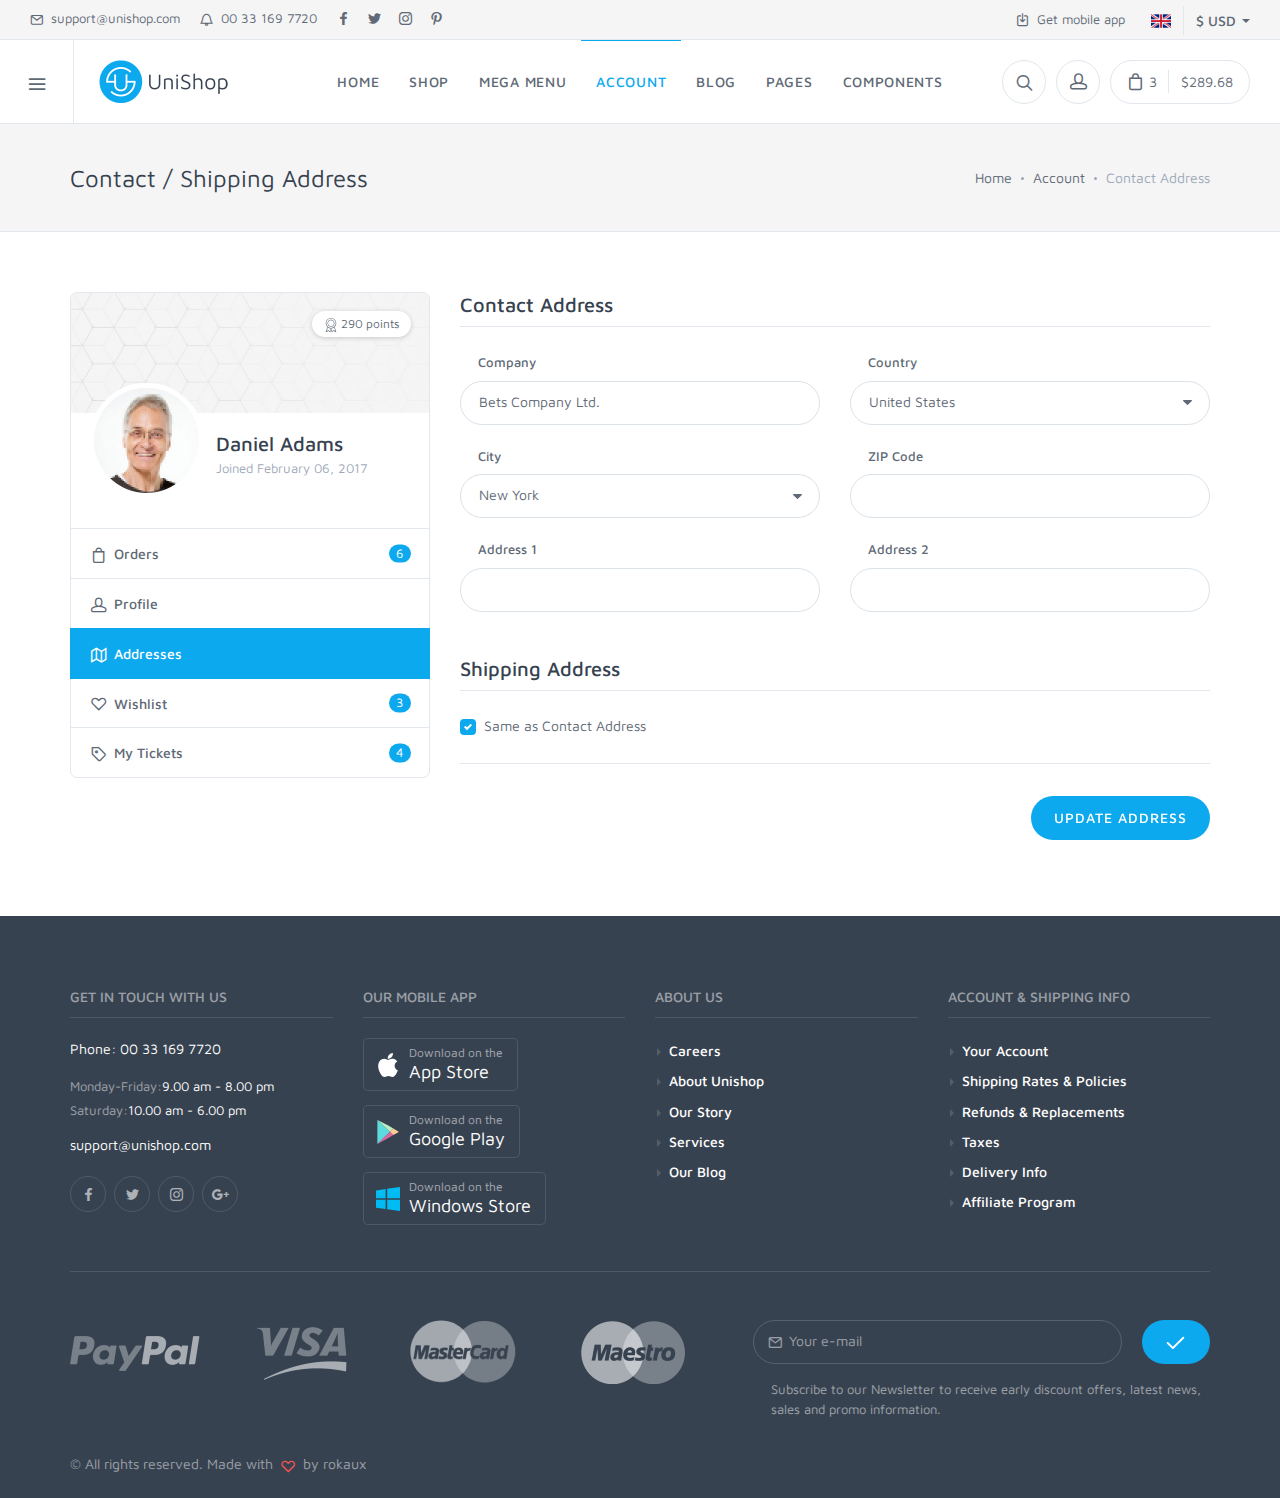
<file: WebContent/account-address.html>
<!DOCTYPE html>
<html lang="en">
  <head>
    <meta charset="utf-8">
    <title>Contact / Shipping Address
    </title>
    <!-- SEO Meta Tags-->
    <meta name="description" content="Unishop - Universal E-Commerce Template">
    <meta name="keywords" content="shop, e-commerce, modern, flat style, responsive, online store, business, mobile, blog, bootstrap 4, html5, css3, jquery, js, gallery, slider, touch, creative, clean">
    <meta name="author" content="Rokaux">
    <!-- Mobile Specific Meta Tag-->
    <meta name="viewport" content="width=device-width, initial-scale=1.0, maximum-scale=1.0, user-scalable=no">
    <!-- Favicon and Apple Icons-->
    <link rel="icon" type="image/x-icon" href="favicon.ico">
    <link rel="icon" type="image/png" href="favicon.png">
    <link rel="apple-touch-icon" href="touch-icon-iphone.png">
    <link rel="apple-touch-icon" sizes="152x152" href="touch-icon-ipad.png">
    <link rel="apple-touch-icon" sizes="180x180" href="touch-icon-iphone-retina.png">
    <link rel="apple-touch-icon" sizes="167x167" href="touch-icon-ipad-retina.png">
    <!-- Vendor Styles including: Bootstrap, Font Icons, Plugins, etc.-->
    <link rel="stylesheet" media="screen" href="css/vendor.min.css">
    <!-- Main Template Styles-->
    <link id="mainStyles" rel="stylesheet" media="screen" href="css/styles.min.css">
    <!-- Modernizr-->
    <script src="js/modernizr.min.js"></script>
  </head>
  <!-- Body-->
  <body>
    <!-- Off-Canvas Category Menu-->
    <div class="offcanvas-container" id="shop-categories">
      <div class="offcanvas-header">
        <h3 class="offcanvas-title">Shop Categories</h3>
      </div>
      <nav class="offcanvas-menu">
        <ul class="menu">
          <li class="has-children"><span><a href="#">Men's Shoes</a><span class="sub-menu-toggle"></span></span>
            <ul class="offcanvas-submenu">
              <li><a href="#">Sneakers</a></li>
              <li><a href="#">Loafers</a></li>
              <li><a href="#">Boat Shoes</a></li>
              <li><a href="#">Sandals</a></li>
              <li><a href="#">View All</a></li>
            </ul>
          </li>
          <li class="has-children"><span><a href="#">Women's Shoes</a><span class="sub-menu-toggle"></span></span>
            <ul class="offcanvas-submenu">
              <li><a href="#">Sandals</a></li>
              <li><a href="#">Flats</a></li>
              <li><a href="#">Sneakers</a></li>
              <li><a href="#">Heels</a></li>
              <li><a href="#">View All</a></li>
            </ul>
          </li>
          <li class="has-children"><span><a href="#">Men's Clothing</a><span class="sub-menu-toggle"></span></span>
            <ul class="offcanvas-submenu">
              <li><a href="#">Shirts &amp; Tops</a></li>
              <li><a href="#">Pants</a></li>
              <li><a href="#">Jackets</a></li>
              <li><a href="#">View All</a></li>
            </ul>
          </li>
          <li class="has-children"><span><a href="#">Women's Clothing</a><span class="sub-menu-toggle"></span></span>
            <ul class="offcanvas-submenu">
              <li><a href="#">Dresses</a></li>
              <li><a href="#">Shirts &amp; Tops</a></li>
              <li><a href="#">Shorts</a></li>
              <li><a href="#">Swimwear</a></li>
              <li><a href="#">View All</a></li>
            </ul>
          </li>
          <li class="has-children"><span><a href="#">Kid's Shoes</a><span class="sub-menu-toggle"></span></span>
            <ul class="offcanvas-submenu">
              <li><a href="#">Boots</a></li>
              <li><a href="#">Sandals</a></li>
              <li><a href="#">Crib Shoes</a></li>
              <li><a href="#">Loafers</a></li>
              <li><a href="#">View All</a></li>
            </ul>
          </li>
          <li class="has-children"><span><a href="#">Bags</a><span class="sub-menu-toggle"></span></span>
            <ul class="offcanvas-submenu">
              <li><a href="#">Handbags</a></li>
              <li><a href="#">Backpacks</a></li>
              <li><a href="#">Luggage</a></li>
              <li><a href="#">Wallets</a></li>
              <li><a href="#">View All</a></li>
            </ul>
          </li>
          <li class="has-children"><span><a href="#">Accessories</a><span class="sub-menu-toggle"></span></span>
            <ul class="offcanvas-submenu">
              <li><a href="#">Sunglasses</a></li>
              <li><a href="#">Hats</a></li>
              <li><a href="#">Watches</a></li>
              <li><a href="#">Jewelry</a></li>
              <li><a href="#">Belts</a></li>
              <li><a href="#">View All</a></li>
            </ul>
          </li>
        </ul>
      </nav>
    </div>
    <!-- Off-Canvas Mobile Menu-->
    <div class="offcanvas-container" id="mobile-menu"><a class="account-link" href="account-orders.html">
        <div class="user-ava"><img src="img/account/user-ava-md.jpg" alt="Daniel Adams">
        </div>
        <div class="user-info">
          <h6 class="user-name">Daniel Adams</h6><span class="text-sm text-white opacity-60">290 Reward points</span>
        </div></a>
      <nav class="offcanvas-menu">
        <ul class="menu">
          <li class="has-children"><span><a href="index.html"><span>Home</span></a><span class="sub-menu-toggle"></span></span>
            <ul class="offcanvas-submenu">
                <li><a href="index.html">Featured Products Slider</a></li>
                <li><a href="home-featured-categories.html">Featured Categories</a></li>
                <li><a href="home-collection-showcase.html">Products Collection Showcase</a></li>
            </ul>
          </li>
          <li class="has-children"><span><a href="shop-grid-ls.html"><span>Shop</span></a><span class="sub-menu-toggle"></span></span>
            <ul class="offcanvas-submenu">
                <li><a href="shop-categories.html">Shop Categories</a></li>
              <li class="has-children"><span><a href="shop-grid-ls.html"><span>Shop Grid</span></a><span class="sub-menu-toggle"></span></span>
                <ul class="offcanvas-submenu">
                    <li><a href="shop-grid-ls.html">Grid Left Sidebar</a></li>
                    <li><a href="shop-grid-rs.html">Grid Right Sidebar</a></li>
                    <li><a href="shop-grid-ns.html">Grid No Sidebar</a></li>
                </ul>
              </li>
              <li class="has-children"><span><a href="shop-list-ls.html"><span>Shop List</span></a><span class="sub-menu-toggle"></span></span>
                <ul class="offcanvas-submenu">
                    <li><a href="shop-list-ls.html">List Left Sidebar</a></li>
                    <li><a href="shop-list-rs.html">List Right Sidebar</a></li>
                    <li><a href="shop-list-ns.html">List No Sidebar</a></li>
                </ul>
              </li>
                <li><a href="shop-single.html">Single Product</a></li>
                <li><a href="cart.html">Cart</a></li>
                <li><a href="checkout.html">Checkout</a></li>
            </ul>
          </li>
          <li class="has-children"><span><a href="#">Categories</a><span class="sub-menu-toggle"></span></span>
            <ul class="offcanvas-submenu">
              <li class="has-children"><span><a href="#">Men's Shoes</a><span class="sub-menu-toggle"></span></span>
                <ul class="offcanvas-submenu">
                  <li><a href="#">Sneakers</a></li>
                  <li><a href="#">Loafers</a></li>
                  <li><a href="#">Boat Shoes</a></li>
                  <li><a href="#">Sandals</a></li>
                  <li><a href="#">View All</a></li>
                </ul>
              </li>
              <li class="has-children"><span><a href="#">Women's Shoes</a><span class="sub-menu-toggle"></span></span>
                <ul class="offcanvas-submenu">
                  <li><a href="#">Sandals</a></li>
                  <li><a href="#">Flats</a></li>
                  <li><a href="#">Sneakers</a></li>
                  <li><a href="#">Heels</a></li>
                  <li><a href="#">View All</a></li>
                </ul>
              </li>
              <li class="has-children"><span><a href="#">Men's Clothing</a><span class="sub-menu-toggle"></span></span>
                <ul class="offcanvas-submenu">
                  <li><a href="#">Shirts &amp; Tops</a></li>
                  <li><a href="#">Pants</a></li>
                  <li><a href="#">Jackets</a></li>
                  <li><a href="#">View All</a></li>
                </ul>
              </li>
              <li class="has-children"><span><a href="#">Women's Clothing</a><span class="sub-menu-toggle"></span></span>
                <ul class="offcanvas-submenu">
                  <li><a href="#">Dresses</a></li>
                  <li><a href="#">Shirts &amp; Tops</a></li>
                  <li><a href="#">Shorts</a></li>
                  <li><a href="#">Swimwear</a></li>
                  <li><a href="#">View All</a></li>
                </ul>
              </li>
              <li class="has-children"><span><a href="#">Bags</a><span class="sub-menu-toggle"></span></span>
                <ul class="offcanvas-submenu">
                  <li><a href="#">Handbags</a></li>
                  <li><a href="#">Backpacks</a></li>
                  <li><a href="#">Luggage</a></li>
                  <li><a href="#">Wallets</a></li>
                  <li><a href="#">View All</a></li>
                </ul>
              </li>
              <li class="has-children"><span><a href="#">Accessories</a><span class="sub-menu-toggle"></span></span>
                <ul class="offcanvas-submenu">
                  <li><a href="#">Sunglasses</a></li>
                  <li><a href="#">Hats</a></li>
                  <li><a href="#">Watches</a></li>
                  <li><a href="#">Jewelry</a></li>
                  <li><a href="#">Belts</a></li>
                  <li><a href="#">View All</a></li>
                </ul>
              </li>
            </ul>
          </li>
          <li class="has-children active"><span><a href="account-orders.html"><span>Account</span></a><span class="sub-menu-toggle"></span></span>
            <ul class="offcanvas-submenu">
                <li><a href="account-login.html">Login / Register</a></li>
                <li><a href="account-password-recovery.html">Password Recovery</a></li>
                <li><a href="account-orders.html">Orders List</a></li>
                <li><a href="account-wishlist.html">Wishlist</a></li>
                <li><a href="account-profile.html">Profile Page</a></li>
                <li class="active"><a href="account-address.html">Contact / Shipping Address</a></li>
                <li><a href="account-open-ticket.html">Open Ticket</a></li>
                <li><a href="account-tickets.html">My Tickets</a></li>
                <li><a href="account-single-ticket.html">Single Ticket</a></li>
            </ul>
          </li>
          <li class="has-children"><span><a href="blog-rs.html"><span>Blog</span></a><span class="sub-menu-toggle"></span></span>
            <ul class="offcanvas-submenu">
              <li class="has-children"><span><a href="blog-rs.html"><span>Blog Layout</span></a><span class="sub-menu-toggle"></span></span>
                <ul class="offcanvas-submenu">
                    <li><a href="blog-rs.html">Blog Right Sidebar</a></li>
                    <li><a href="blog-ls.html">Blog Left Sidebar</a></li>
                    <li><a href="blog-ns.html">Blog No Sidebar</a></li>
                </ul>
              </li>
              <li class="has-children"><span><a href="blog-single-rs.html"><span>Single Post Layout</span></a><span class="sub-menu-toggle"></span></span>
                <ul class="offcanvas-submenu">
                    <li><a href="blog-single-rs.html">Post Right Sidebar</a></li>
                    <li><a href="blog-single-ls.html">Post Left Sidebar</a></li>
                    <li><a href="blog-single-ns.html">Post No Sidebar</a></li>
                </ul>
              </li>
            </ul>
          </li>
          <li class="has-children"><span><a href="#"><span>Pages</span></a><span class="sub-menu-toggle"></span></span>
            <ul class="offcanvas-submenu">
                <li><a href="about.html">About Us</a></li>
                <li><a href="mobile-app.html">Unishop Mobile App</a></li>
                <li><a href="services.html">Services</a></li>
                <li><a href="contacts.html">Contacts</a></li>
                <li><a href="faq.html">Help / FAQ</a></li>
                <li><a href="order-tracking.html">Order Tracking</a></li>
                <li><a href="search-results.html">Search Results</a></li>
                <li><a href="404.html">404</a></li>
                <li><a href="coming-soon.html">Coming Soon</a></li>
              <li><a class="text-danger" href="docs/dev-setup.html">Documentation</a></li>
            </ul>
          </li>
          <li class="has-children"><span><a href="components/accordion.html"><span>Components</span></a><span class="sub-menu-toggle"></span></span>
            <ul class="offcanvas-submenu">
                <li><a href="components/accordion.html">Accordion</a></li>
                <li><a href="components/alerts.html">Alerts</a></li>
                <li><a href="components/buttons.html">Buttons</a></li>
                <li><a href="components/cards.html">Cards</a></li>
                <li><a href="components/carousel.html">Carousel</a></li>
                <li><a href="components/countdown.html">Countdown</a></li>
                <li><a href="components/forms.html">Forms</a></li>
                <li><a href="components/gallery.html">Gallery</a></li>
                <li><a href="components/google-maps.html">Google Maps</a></li>
                <li><a href="components/images.html">Images &amp; Figures</a></li>
                <li><a href="components/list-group.html">List Group</a></li>
                <li><a href="components/market-social-buttons.html">Market &amp; Social Buttons</a></li>
                <li><a href="components/media.html">Media Object</a></li>
                <li><a href="components/modal.html">Modal</a></li>
                <li><a href="components/pagination.html">Pagination</a></li>
                <li><a href="components/pills.html">Pills</a></li>
                <li><a href="components/progress-bars.html">Progress Bars</a></li>
                <li><a href="components/shop-items.html">Shop Items</a></li>
                <li><a href="components/steps.html">Steps</a></li>
                <li><a href="components/tables.html">Tables</a></li>
                <li><a href="components/tabs.html">Tabs</a></li>
                <li><a href="components/team.html">Team</a></li>
                <li><a href="components/toasts.html">Toast Notifications</a></li>
                <li><a href="components/tooltips-popovers.html">Tooltips &amp; Popovers</a></li>
                <li><a href="components/typography.html">Typography</a></li>
                <li><a href="components/video-player.html">Video Player</a></li>
                <li><a href="components/widgets.html">Widgets</a></li>
            </ul>
          </li>
        </ul>
      </nav>
    </div>
    <!-- Topbar-->
    <div class="topbar">
      <div class="topbar-column"><a class="hidden-md-down" href="mailto:support@unishop.com"><i class="icon-mail"></i>&nbsp; support@unishop.com</a><a class="hidden-md-down" href="tel:00331697720"><i class="icon-bell"></i>&nbsp; 00 33 169 7720</a><a class="social-button sb-facebook shape-none sb-dark" href="#" target="_blank"><i class="socicon-facebook"></i></a><a class="social-button sb-twitter shape-none sb-dark" href="#" target="_blank"><i class="socicon-twitter"></i></a><a class="social-button sb-instagram shape-none sb-dark" href="#" target="_blank"><i class="socicon-instagram"></i></a><a class="social-button sb-pinterest shape-none sb-dark" href="#" target="_blank"><i class="socicon-pinterest"></i></a>
      </div>
      <div class="topbar-column"><a class="hidden-md-down" href="#"><i class="icon-download"></i>&nbsp; Get mobile app</a>
        <div class="lang-currency-switcher-wrap">
          <div class="lang-currency-switcher dropdown-toggle"><span class="language"><img alt="English" src="img/flags/GB.png"></span><span class="currency">$ USD</span></div>
          <div class="dropdown-menu">
            <div class="currency-select">
              <select class="form-control form-control-rounded form-control-sm">
                <option value="usd">$ USD</option>
                <option value="usd">€ EUR</option>
                <option value="usd">£ UKP</option>
                <option value="usd">¥ JPY</option>
              </select>
            </div><a class="dropdown-item" href="#"><img src="img/flags/FR.png" alt="Français">Français</a><a class="dropdown-item" href="#"><img src="img/flags/DE.png" alt="Deutsch">Deutsch</a><a class="dropdown-item" href="#"><img src="img/flags/IT.png" alt="Italiano">Italiano</a>
          </div>
        </div>
      </div>
    </div>
    <!-- Navbar-->
    <!-- Remove "navbar-sticky" class to make navigation bar scrollable with the page.-->
    <header class="navbar navbar-sticky">
      <!-- Search-->
      <form class="site-search" method="get">
        <input type="text" name="site_search" placeholder="Type to search...">
        <div class="search-tools"><span class="clear-search">Clear</span><span class="close-search"><i class="icon-cross"></i></span></div>
      </form>
      <div class="site-branding">
        <div class="inner">
          <!-- Off-Canvas Toggle (#shop-categories)--><a class="offcanvas-toggle cats-toggle" href="#shop-categories" data-toggle="offcanvas"></a>
          <!-- Off-Canvas Toggle (#mobile-menu)--><a class="offcanvas-toggle menu-toggle" href="#mobile-menu" data-toggle="offcanvas"></a>
          <!-- Site Logo--><a class="site-logo" href="index.html"><img src="img/logo/logo.png" alt="Unishop"></a>
        </div>
      </div>
      <!-- Main Navigation-->
      <nav class="site-menu">
        <ul>
          <li class="has-megamenu"><a href="index.html"><span>Home</span></a>
            <ul class="mega-menu">
              <li><a class="d-block img-thumbnail text-center navi-link" href="index.html"><img alt="Featured Products Slider" src="img/mega-menu-home/01.jpg">
                  <h6 class="mt-3">Featured Products Slider</h6></a></li>
              <li><a class="d-block img-thumbnail text-center navi-link" href="home-featured-categories.html"><img alt="Featured Categories" src="img/mega-menu-home/02.jpg">
                  <h6 class="mt-3">Featured Categories</h6></a></li>
              <li><a class="d-block img-thumbnail text-center navi-link" href="home-collection-showcase.html"><img alt="Products Collection Showcase" src="img/mega-menu-home/03.jpg">
                  <h6 class="mt-3">Products Collection Showcase</h6></a></li>
              <li>
                <div class="img-thumbnail text-center"><img alt="More To Come. Stay Tuned!" src="img/mega-menu-home/04.jpg">
                  <h6 class="mt-3">More To Come. Stay Tuned!</h6>
                </div>
              </li>
            </ul>
          </li>
          <li><a href="shop-grid-ls.html"><span>Shop</span></a>
            <ul class="sub-menu">
                <li><a href="shop-categories.html">Shop Categories</a></li>
              <li class="has-children"><a href="shop-grid-ls.html"><span>Shop Grid</span></a>
                <ul class="sub-menu">
                    <li><a href="shop-grid-ls.html">Grid Left Sidebar</a></li>
                    <li><a href="shop-grid-rs.html">Grid Right Sidebar</a></li>
                    <li><a href="shop-grid-ns.html">Grid No Sidebar</a></li>
                </ul>
              </li>
              <li class="has-children"><a href="shop-list-ls.html"><span>Shop List</span></a>
                <ul class="sub-menu">
                    <li><a href="shop-list-ls.html">List Left Sidebar</a></li>
                    <li><a href="shop-list-rs.html">List Right Sidebar</a></li>
                    <li><a href="shop-list-ns.html">List No Sidebar</a></li>
                </ul>
              </li>
                <li><a href="shop-single.html">Single Product</a></li>
                <li><a href="cart.html">Cart</a></li>
              <li class="has-children"><a href="checkout-address.html"><span>Checkout</span></a>
                <ul class="sub-menu">             
                    <li><a href="checkout-address.html">Address</a></li>
                    <li><a href="checkout-shipping.html">Shipping</a></li>
                    <li><a href="checkout-payment.html">Payment</a></li>
                    <li><a href="checkout-review.html">Review</a></li>
                    <li><a href="checkout-complete.html">Complete</a></li>
                </ul>
              </li>
            </ul>
          </li>
          <li class="has-megamenu"><a href="#"><span>Mega Menu</span></a>
            <ul class="mega-menu">
              <li><span class="mega-menu-title">Top Categories</span>
                <ul class="sub-menu">
                  <li><a href="#">Men's Shoes</a></li>
                  <li><a href="#">Women's Shoes</a></li>
                  <li><a href="#">Shirts and Tops</a></li>
                  <li><a href="#">Swimwear</a></li>
                  <li><a href="#">Shorts and Pants</a></li>
                  <li><a href="#">Accessories</a></li>
                </ul>
              </li>
              <li><span class="mega-menu-title">Specialty Shops</span>
                <ul class="sub-menu">
                  <li><a href="#">Junior's Shop</a></li>
                  <li><a href="#">Swim Shop</a></li>
                  <li><a href="#">Athletic Shop</a></li>
                  <li><a href="#">Outdoor Shop</a></li>
                  <li><a href="#">Luxury Shop</a></li>
                  <li><a href="#">Accessories Shop</a></li>
                </ul>
              </li>
              <li>
                <section class="promo-box" style="background-image: url(img/banners/02.jpg);"><span class="overlay-dark" style="opacity: .4;"></span>
                  <div class="promo-box-content text-center padding-top-2x padding-bottom-2x">
                    <h4 class="text-light text-thin text-shadow">New Collection of</h4>
                    <h3 class="text-bold text-light text-shadow">Sunglasses</h3><a class="btn btn-sm btn-primary" href="#">Shop Now</a>
                  </div>
                </section>
              </li>
              <li>
                <section class="promo-box" style="background-image: url(img/banners/03.jpg);">
                  <!-- Choose between .overlay-dark (#000) or .overlay-light (#fff) with default opacity of 50%. You can overrride default color and opacity values via 'style' attribute.--><span class="overlay-dark" style="opacity: .45;"></span>
                  <div class="promo-box-content text-center padding-top-2x padding-bottom-2x">
                    <h3 class="text-bold text-light text-shadow">Limited Offer</h3>
                    <h4 class="text-light text-thin text-shadow">save up to 50%!</h4><a class="btn btn-sm btn-primary" href="#">Learn More</a>
                  </div>
                </section>
              </li>
            </ul>
          </li>
          <li class="active"><a href="account-orders.html"><span>Account</span></a>
            <ul class="sub-menu">
                <li><a href="account-login.html">Login / Register</a></li>
                <li><a href="account-password-recovery.html">Password Recovery</a></li>
                <li><a href="account-orders.html">Orders List</a></li>
                <li><a href="account-wishlist.html">Wishlist</a></li>
                <li><a href="account-profile.html">Profile Page</a></li>
                <li class="active"><a href="account-address.html">Contact / Shipping Address</a></li>
                <li><a href="account-tickets.html">My Tickets</a></li>
                <li><a href="account-single-ticket.html">Single Ticket</a></li>
            </ul>
          </li>
          <li><a href="blog-rs.html"><span>Blog</span></a>
            <ul class="sub-menu">
              <li class="has-children"><a href="blog-rs.html"><span>Blog Layout</span></a>
                <ul class="sub-menu">
                    <li><a href="blog-rs.html">Blog Right Sidebar</a></li>
                    <li><a href="blog-ls.html">Blog Left Sidebar</a></li>
                    <li><a href="blog-ns.html">Blog No Sidebar</a></li>
                </ul>
              </li>
              <li class="has-children"><a href="blog-single-rs.html"><span>Single Post Layout</span></a>
                <ul class="sub-menu">
                    <li><a href="blog-single-rs.html">Post Right Sidebar</a></li>
                    <li><a href="blog-single-ls.html">Post Left Sidebar</a></li>
                    <li><a href="blog-single-ns.html">Post No Sidebar</a></li>
                </ul>
              </li>
            </ul>
          </li>
          <li><a href="#"><span>Pages</span></a>
            <ul class="sub-menu">
                <li><a href="about.html">About Us</a></li>
                <li><a href="contacts.html">Contacts</a></li>
                <li><a href="faq.html">Help / FAQ</a></li>
                <li><a href="order-tracking.html">Order Tracking</a></li>
                <li><a href="search-results.html">Search Results</a></li>
                <li><a href="404.html">404 Not Found</a></li>
                <li><a href="coming-soon.html">Coming Soon</a></li>
              <li><a class="text-danger" href="docs/dev-setup.html">Documentation</a></li>
            </ul>
          </li>
          <li class="has-megamenu"><a href="components/accordion.html"><span>Components</span></a>
            <ul class="mega-menu">
              <li><span class="mega-menu-title">A - F</span>
                  <ul class="sub-menu">
                    <li><a href="components/accordion.html">Accordion</a></li>
                    <li><a href="components/alerts.html">Alerts</a></li>
                    <li><a href="components/buttons.html">Buttons</a></li>
                    <li><a href="components/cards.html">Cards</a></li>
                    <li><a href="components/carousel.html">Carousel</a></li>
                    <li><a href="components/countdown.html">Countdown</a></li>
                    <li><a href="components/forms.html">Forms</a></li>
                  </ul>
              </li>
              <li><span class="mega-menu-title">G - M</span>
                  <ul class="sub-menu">
                    <li><a href="components/gallery.html">Gallery</a></li>
                    <li><a href="components/google-maps.html">Google Maps</a></li>
                    <li><a href="components/images.html">Images &amp; Figures</a></li>
                    <li><a href="components/list-group.html">List Group</a></li>
                    <li><a href="components/market-social-buttons.html">Market &amp; Social Buttons</a></li>
                    <li><a href="components/media.html">Media Object</a></li>
                    <li><a href="components/modal.html">Modal</a></li>
                  </ul>
              </li>
              <li><span class="mega-menu-title">P - T</span>
                  <ul class="sub-menu">
                    <li><a href="components/pagination.html">Pagination</a></li>
                    <li><a href="components/pills.html">Pills</a></li>
                    <li><a href="components/progress-bars.html">Progress Bars</a></li>
                    <li><a href="components/shop-items.html">Shop Items</a></li>
                    <li><a href="components/steps.html">Steps</a></li>
                    <li><a href="components/tables.html">Tables</a></li>
                    <li><a href="components/tabs.html">Tabs</a></li>
                  </ul>
              </li>
              <li><span class="mega-menu-title">T - W</span>
                  <ul class="sub-menu">
                    <li><a href="components/team.html">Team</a></li>
                    <li><a href="components/toasts.html">Toast Notifications</a></li>
                    <li><a href="components/tooltips-popovers.html">Tooltips &amp; Popovers</a></li>
                    <li><a href="components/typography.html">Typography</a></li>
                    <li><a href="components/video-player.html">Video Player</a></li>
                    <li><a href="components/widgets.html">Widgets</a></li>
                  </ul>
              </li>
            </ul>
          </li>
        </ul>
      </nav>
      <!-- Toolbar-->
      <div class="toolbar">
        <div class="inner">
          <div class="tools">
            <div class="search"><i class="icon-search"></i></div>
            <div class="account"><a href="account-orders.html"></a><i class="icon-head"></i>
              <ul class="toolbar-dropdown">
                <li class="sub-menu-user">
                  <div class="user-ava"><img src="img/account/user-ava-sm.jpg" alt="Daniel Adams">
                  </div>
                  <div class="user-info">
                    <h6 class="user-name">Daniel Adams</h6><span class="text-xs text-muted">290 Reward points</span>
                  </div>
                </li>
                  <li><a href="account-profile.html">My Profile</a></li>
                  <li><a href="account-orders.html">Orders List</a></li>
                  <li><a href="account-wishlist.html">Wishlist</a></li>
                <li class="sub-menu-separator"></li>
                <li><a href="#"> <i class="icon-unlock"></i>Logout</a></li>
              </ul>
            </div>
            <div class="cart"><a href="cart.html"></a><i class="icon-bag"></i><span class="count">3</span><span class="subtotal">$289.68</span>
              <div class="toolbar-dropdown">
                <div class="dropdown-product-item"><span class="dropdown-product-remove"><i class="icon-cross"></i></span><a class="dropdown-product-thumb" href="shop-single.html"><img src="img/cart-dropdown/01.jpg" alt="Product"></a>
                  <div class="dropdown-product-info"><a class="dropdown-product-title" href="shop-single.html">Unionbay Park</a><span class="dropdown-product-details">1 x $43.90</span></div>
                </div>
                <div class="dropdown-product-item"><span class="dropdown-product-remove"><i class="icon-cross"></i></span><a class="dropdown-product-thumb" href="shop-single.html"><img src="img/cart-dropdown/02.jpg" alt="Product"></a>
                  <div class="dropdown-product-info"><a class="dropdown-product-title" href="shop-single.html">Daily Fabric Cap</a><span class="dropdown-product-details">2 x $24.89</span></div>
                </div>
                <div class="dropdown-product-item"><span class="dropdown-product-remove"><i class="icon-cross"></i></span><a class="dropdown-product-thumb" href="shop-single.html"><img src="img/cart-dropdown/03.jpg" alt="Product"></a>
                  <div class="dropdown-product-info"><a class="dropdown-product-title" href="shop-single.html">Haan Crossbody</a><span class="dropdown-product-details">1 x $200.00</span></div>
                </div>
                <div class="toolbar-dropdown-group">
                  <div class="column"><span class="text-lg">Total:</span></div>
                  <div class="column text-right"><span class="text-lg text-medium">$289.68&nbsp;</span></div>
                </div>
                <div class="toolbar-dropdown-group">
                  <div class="column"><a class="btn btn-sm btn-block btn-secondary" href="cart.html">View Cart</a></div>
                  <div class="column"><a class="btn btn-sm btn-block btn-success" href="checkout-address.html">Checkout</a></div>
                </div>
              </div>
            </div>
          </div>
        </div>
      </div>
    </header>
    <!-- Off-Canvas Wrapper-->
    <div class="offcanvas-wrapper">
      <!-- Page Title-->
      <div class="page-title">
        <div class="container">
          <div class="column">
            <h1>Contact / Shipping Address</h1>
          </div>
          <div class="column">
            <ul class="breadcrumbs">
              <li><a href="index.html">Home</a>
              </li>
              <li class="separator">&nbsp;</li>
              <li><a href="account-orders.html">Account</a>
              </li>
              <li class="separator">&nbsp;</li>
              <li>Contact Address</li>
            </ul>
          </div>
        </div>
      </div>
      <!-- Page Content-->
      <div class="container padding-bottom-3x mb-1">
        <div class="row">
          <div class="col-lg-4">
            <aside class="user-info-wrapper">
              <div class="user-cover" style="background-image: url(img/account/user-cover-img.jpg);">
                <div class="info-label" data-toggle="tooltip" title="You currently have 290 Reward Points to spend"><i class="icon-medal"></i>290 points</div>
              </div>
              <div class="user-info">
                <div class="user-avatar"><a class="edit-avatar" href="#"></a><img src="img/account/user-ava.jpg" alt="User"></div>
                <div class="user-data">
                  <h4>Daniel Adams</h4><span>Joined February 06, 2017</span>
                </div>
              </div>
            </aside>
            <nav class="list-group"><a class="list-group-item with-badge" href="account-orders.html"><i class="icon-bag"></i>Orders<span class="badge badge-primary badge-pill">6</span></a><a class="list-group-item" href="account-profile.html"><i class="icon-head"></i>Profile</a><a class="list-group-item active" href="account-address.html"><i class="icon-map"></i>Addresses</a><a class="list-group-item with-badge" href="account-wishlist.html"><i class="icon-heart"></i>Wishlist<span class="badge badge-primary badge-pill">3</span></a><a class="list-group-item with-badge" href="account-tickets.html"><i class="icon-tag"></i>My Tickets<span class="badge badge-primary badge-pill">4</span></a></nav>
          </div>
          <div class="col-lg-8">
            <div class="padding-top-2x mt-2 hidden-lg-up"></div>
            <h4>Contact Address</h4>
            <hr class="padding-bottom-1x">
            <form class="row">
              <div class="col-md-6">
                <div class="form-group">
                  <label for="account-company">Company</label>
                  <input class="form-control" type="text" id="account-company" value="Bets Company Ltd.">
                </div>
              </div>
              <div class="col-md-6">
                <div class="form-group">
                  <label for="account-country">Country</label>
                  <select class="form-control" id="account-country">
                    <option>Choose country</option>
                    <option>Australia</option>
                    <option>Canada</option>
                    <option>France</option>
                    <option>Germany</option>
                    <option>Switzerland</option>
                    <option selected>United States</option>
                  </select>
                </div>
              </div>
              <div class="col-md-6">
                <div class="form-group">
                  <label for="account-city">City</label>
                  <select class="form-control" id="account-city">
                    <option>Choose city</option>
                    <option>Amsterdam</option>
                    <option>Berlin</option>
                    <option>Geneve</option>
                    <option selected>New York</option>
                    <option>Paris</option>
                  </select>
                </div>
              </div>
              <div class="col-md-6">
                <div class="form-group">
                  <label for="account-zip">ZIP Code</label>
                  <input class="form-control" type="text" id="account-zip" required>
                </div>
              </div>
              <div class="col-md-6">
                <div class="form-group">
                  <label for="account-address1">Address 1</label>
                  <input class="form-control" type="text" id="account-address1" required>
                </div>
              </div>
              <div class="col-md-6">
                <div class="form-group">
                  <label for="account-address2">Address 2</label>
                  <input class="form-control" type="text" id="account-address2">
                </div>
              </div>
              <div class="col-12 padding-top-1x">
                <h4>Shipping Address</h4>
                <hr class="padding-bottom-1x">
                <div class="custom-control custom-checkbox d-block">
                  <input class="custom-control-input" type="checkbox" id="same_address" checked>
                  <label class="custom-control-label" for="same_address">Same as Contact Address</label>
                </div>
                <hr class="margin-top-1x margin-bottom-1x">
                <div class="text-right">
                  <button class="btn btn-primary margin-bottom-none" type="button" data-toast data-toast-position="topRight" data-toast-type="success" data-toast-icon="icon-circle-check" data-toast-title="Success!" data-toast-message="Your address updated successfuly.">Update Address</button>
                </div>
              </div>
            </form>
          </div>
        </div>
      </div>
      <!-- Site Footer-->
      <footer class="site-footer">
        <div class="container">
          <div class="row">
            <div class="col-lg-3 col-md-6">
              <!-- Contact Info-->
              <section class="widget widget-light-skin">
                <h3 class="widget-title">Get In Touch With Us</h3>
                <p class="text-white">Phone: 00 33 169 7720</p>
                <ul class="list-unstyled text-sm text-white">
                  <li><span class="opacity-50">Monday-Friday:</span>9.00 am - 8.00 pm</li>
                  <li><span class="opacity-50">Saturday:</span>10.00 am - 6.00 pm</li>
                </ul>
                <p><a class="navi-link-light" href="#">support@unishop.com</a></p><a class="social-button shape-circle sb-facebook sb-light-skin" href="#"><i class="socicon-facebook"></i></a><a class="social-button shape-circle sb-twitter sb-light-skin" href="#"><i class="socicon-twitter"></i></a><a class="social-button shape-circle sb-instagram sb-light-skin" href="#"><i class="socicon-instagram"></i></a><a class="social-button shape-circle sb-google-plus sb-light-skin" href="#"><i class="socicon-googleplus"></i></a>
              </section>
            </div>
            <div class="col-lg-3 col-md-6">
              <!-- Mobile App Buttons-->
              <section class="widget widget-light-skin">
                <h3 class="widget-title">Our Mobile App</h3><a class="market-button apple-button mb-light-skin" href="#"><span class="mb-subtitle">Download on the</span><span class="mb-title">App Store</span></a><a class="market-button google-button mb-light-skin" href="#"><span class="mb-subtitle">Download on the</span><span class="mb-title">Google Play</span></a><a class="market-button windows-button mb-light-skin" href="#"><span class="mb-subtitle">Download on the</span><span class="mb-title">Windows Store</span></a>
              </section>
            </div>
            <div class="col-lg-3 col-md-6">
              <!-- About Us-->
              <section class="widget widget-links widget-light-skin">
                <h3 class="widget-title">About Us</h3>
                <ul>
                  <li><a href="#">Careers</a></li>
                  <li><a href="#">About Unishop</a></li>
                  <li><a href="#">Our Story</a></li>
                  <li><a href="#">Services</a></li>
                  <li><a href="#">Our Blog</a></li>
                </ul>
              </section>
            </div>
            <div class="col-lg-3 col-md-6">
              <!-- Account / Shipping Info-->
              <section class="widget widget-links widget-light-skin">
                <h3 class="widget-title">Account &amp; Shipping Info</h3>
                <ul>
                  <li><a href="#">Your Account</a></li>
                  <li><a href="#">Shipping Rates & Policies</a></li>
                  <li><a href="#">Refunds & Replacements</a></li>
                  <li><a href="#">Taxes</a></li>
                  <li><a href="#">Delivery Info</a></li>
                  <li><a href="#">Affiliate Program</a></li>
                </ul>
              </section>
            </div>
          </div>
          <hr class="hr-light mt-2 margin-bottom-2x">
          <div class="row">
            <div class="col-md-7 padding-bottom-1x">
              <!-- Payment Methods-->
              <div class="margin-bottom-1x" style="max-width: 615px;"><img src="img/payment_methods.png" alt="Payment Methods">
              </div>
            </div>
            <div class="col-md-5 padding-bottom-1x">
              <div class="margin-top-1x hidden-md-up"></div>
              <!--Subscription-->
              <form class="subscribe-form" action="//rokaux.us12.list-manage.com/subscribe/post?u=c7103e2c981361a6639545bd5&amp;amp;id=1194bb7544" method="post" target="_blank" novalidate>
                <div class="clearfix">
                  <div class="input-group input-light">
                    <input class="form-control" type="email" name="EMAIL" placeholder="Your e-mail"><span class="input-group-addon"><i class="icon-mail"></i></span>
                  </div>
                  <!-- real people should not fill this in and expect good things - do not remove this or risk form bot signups-->
                  <div style="position: absolute; left: -5000px;" aria-hidden="true">
                    <input type="text" name="b_c7103e2c981361a6639545bd5_1194bb7544" tabindex="-1">
                  </div>
                  <button class="btn btn-primary" type="submit"><i class="icon-check"></i></button>
                </div><span class="form-text text-sm text-white opacity-50">Subscribe to our Newsletter to receive early discount offers, latest news, sales and promo information.</span>
              </form>
            </div>
          </div>
          <!-- Copyright-->
          <p class="footer-copyright">© All rights reserved. Made with &nbsp;<i class="icon-heart text-danger"></i><a href="http://rokaux.com/" target="_blank"> &nbsp;by rokaux</a></p>
        </div>
      </footer>
    </div>
    <!-- Back To Top Button--><a class="scroll-to-top-btn" href="#"><i class="icon-arrow-up"></i></a>
    <!-- Backdrop-->
    <div class="site-backdrop"></div>
    <!-- JavaScript (jQuery) libraries, plugins and custom scripts-->
    <script src="js/vendor.min.js"></script>
    <script src="js/scripts.min.js"></script>
  </body>
</html>
</file>
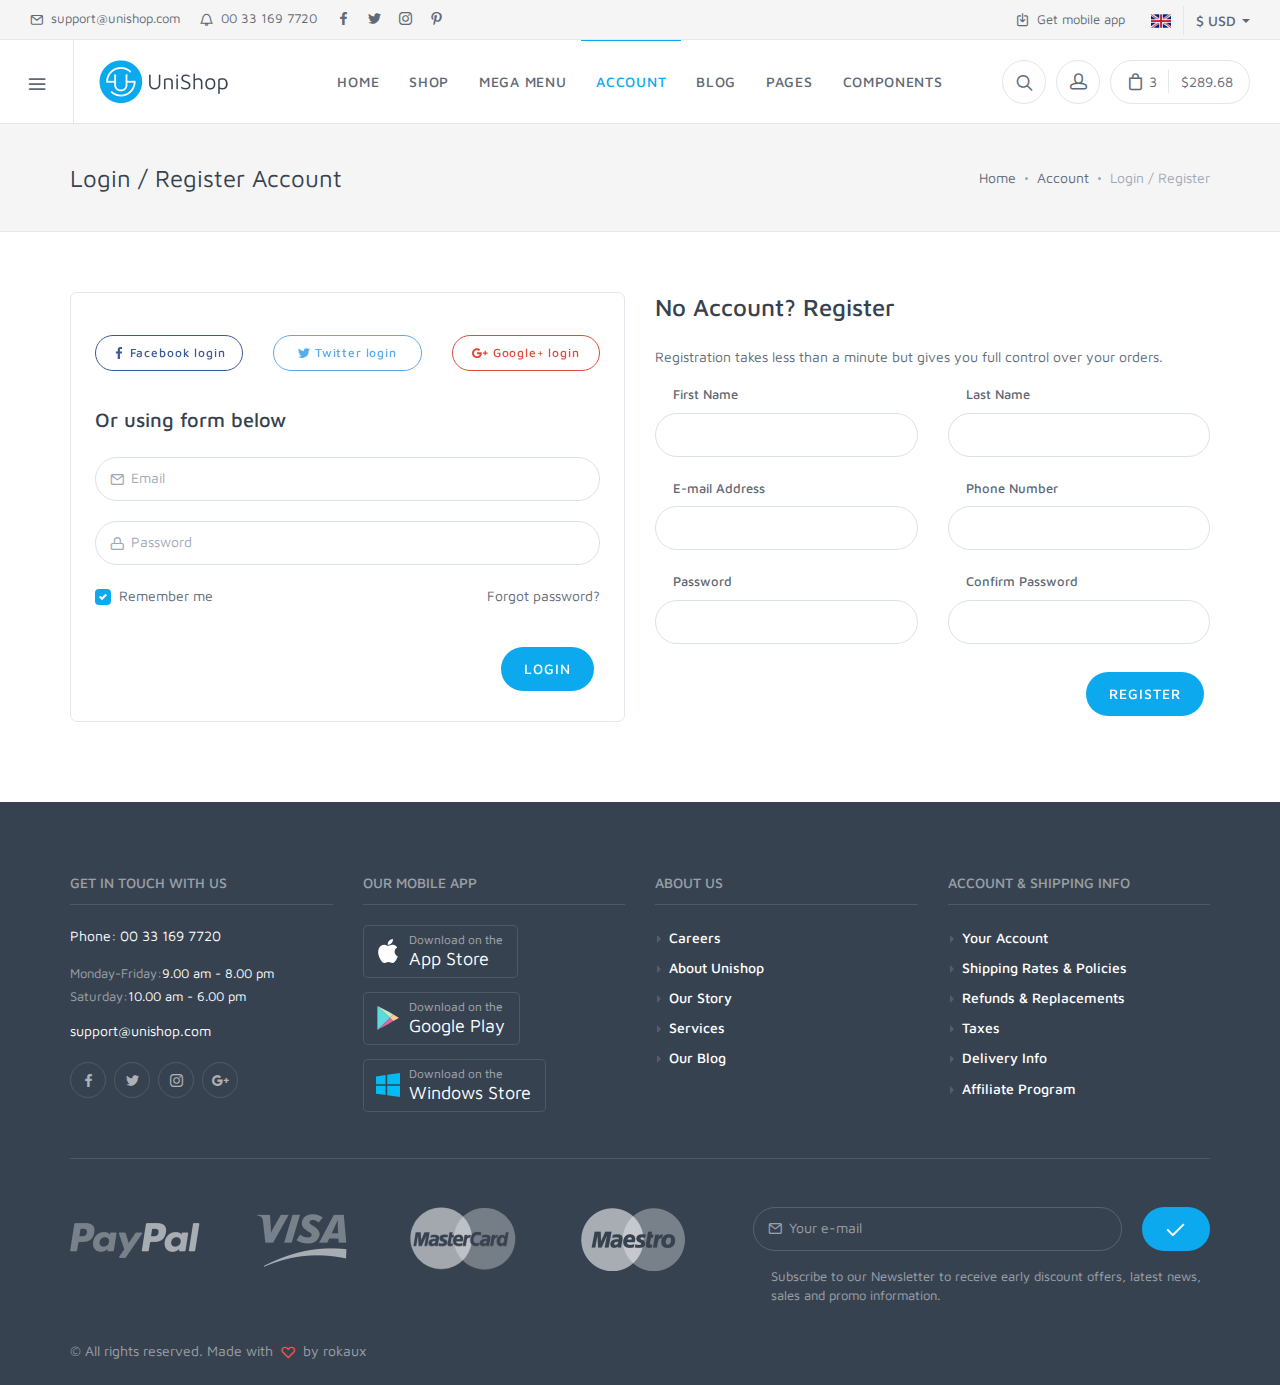
<file: WebContent/account-login.html>
<!DOCTYPE html>
<html lang="en">
  <head>
    <meta charset="utf-8">
    <title>Login / Register Account
    </title>
    <!-- SEO Meta Tags-->
    <meta name="description" content="Unishop - Universal E-Commerce Template">
    <meta name="keywords" content="shop, e-commerce, modern, flat style, responsive, online store, business, mobile, blog, bootstrap 4, html5, css3, jquery, js, gallery, slider, touch, creative, clean">
    <meta name="author" content="Rokaux">
    <!-- Mobile Specific Meta Tag-->
    <meta name="viewport" content="width=device-width, initial-scale=1.0, maximum-scale=1.0, user-scalable=no">
    <!-- Favicon and Apple Icons-->
    <link rel="icon" type="image/x-icon" href="favicon.ico">
    <link rel="icon" type="image/png" href="favicon.png">
    <link rel="apple-touch-icon" href="touch-icon-iphone.png">
    <link rel="apple-touch-icon" sizes="152x152" href="touch-icon-ipad.png">
    <link rel="apple-touch-icon" sizes="180x180" href="touch-icon-iphone-retina.png">
    <link rel="apple-touch-icon" sizes="167x167" href="touch-icon-ipad-retina.png">
    <!-- Vendor Styles including: Bootstrap, Font Icons, Plugins, etc.-->
    <link rel="stylesheet" media="screen" href="css/vendor.min.css">
    <!-- Main Template Styles-->
    <link id="mainStyles" rel="stylesheet" media="screen" href="css/styles.min.css">
    <!-- Modernizr-->
    <script src="js/modernizr.min.js"></script>
  </head>
  <!-- Body-->
  <body>
    <!-- Off-Canvas Category Menu-->
    <div class="offcanvas-container" id="shop-categories">
      <div class="offcanvas-header">
        <h3 class="offcanvas-title">Shop Categories</h3>
      </div>
      <nav class="offcanvas-menu">
        <ul class="menu">
          <li class="has-children"><span><a href="#">Men's Shoes</a><span class="sub-menu-toggle"></span></span>
            <ul class="offcanvas-submenu">
              <li><a href="#">Sneakers</a></li>
              <li><a href="#">Loafers</a></li>
              <li><a href="#">Boat Shoes</a></li>
              <li><a href="#">Sandals</a></li>
              <li><a href="#">View All</a></li>
            </ul>
          </li>
          <li class="has-children"><span><a href="#">Women's Shoes</a><span class="sub-menu-toggle"></span></span>
            <ul class="offcanvas-submenu">
              <li><a href="#">Sandals</a></li>
              <li><a href="#">Flats</a></li>
              <li><a href="#">Sneakers</a></li>
              <li><a href="#">Heels</a></li>
              <li><a href="#">View All</a></li>
            </ul>
          </li>
          <li class="has-children"><span><a href="#">Men's Clothing</a><span class="sub-menu-toggle"></span></span>
            <ul class="offcanvas-submenu">
              <li><a href="#">Shirts &amp; Tops</a></li>
              <li><a href="#">Pants</a></li>
              <li><a href="#">Jackets</a></li>
              <li><a href="#">View All</a></li>
            </ul>
          </li>
          <li class="has-children"><span><a href="#">Women's Clothing</a><span class="sub-menu-toggle"></span></span>
            <ul class="offcanvas-submenu">
              <li><a href="#">Dresses</a></li>
              <li><a href="#">Shirts &amp; Tops</a></li>
              <li><a href="#">Shorts</a></li>
              <li><a href="#">Swimwear</a></li>
              <li><a href="#">View All</a></li>
            </ul>
          </li>
          <li class="has-children"><span><a href="#">Kid's Shoes</a><span class="sub-menu-toggle"></span></span>
            <ul class="offcanvas-submenu">
              <li><a href="#">Boots</a></li>
              <li><a href="#">Sandals</a></li>
              <li><a href="#">Crib Shoes</a></li>
              <li><a href="#">Loafers</a></li>
              <li><a href="#">View All</a></li>
            </ul>
          </li>
          <li class="has-children"><span><a href="#">Bags</a><span class="sub-menu-toggle"></span></span>
            <ul class="offcanvas-submenu">
              <li><a href="#">Handbags</a></li>
              <li><a href="#">Backpacks</a></li>
              <li><a href="#">Luggage</a></li>
              <li><a href="#">Wallets</a></li>
              <li><a href="#">View All</a></li>
            </ul>
          </li>
          <li class="has-children"><span><a href="#">Accessories</a><span class="sub-menu-toggle"></span></span>
            <ul class="offcanvas-submenu">
              <li><a href="#">Sunglasses</a></li>
              <li><a href="#">Hats</a></li>
              <li><a href="#">Watches</a></li>
              <li><a href="#">Jewelry</a></li>
              <li><a href="#">Belts</a></li>
              <li><a href="#">View All</a></li>
            </ul>
          </li>
        </ul>
      </nav>
    </div>
    <!-- Off-Canvas Mobile Menu-->
    <div class="offcanvas-container" id="mobile-menu"><a class="account-link" href="account-orders.html">
        <div class="user-ava"><img src="img/account/user-ava-md.jpg" alt="Daniel Adams">
        </div>
        <div class="user-info">
          <h6 class="user-name">Daniel Adams</h6><span class="text-sm text-white opacity-60">290 Reward points</span>
        </div></a>
      <nav class="offcanvas-menu">
        <ul class="menu">
          <li class="has-children"><span><a href="index.html"><span>Home</span></a><span class="sub-menu-toggle"></span></span>
            <ul class="offcanvas-submenu">
                <li><a href="index.html">Featured Products Slider</a></li>
                <li><a href="home-featured-categories.html">Featured Categories</a></li>
                <li><a href="home-collection-showcase.html">Products Collection Showcase</a></li>
            </ul>
          </li>
          <li class="has-children"><span><a href="shop-grid-ls.html"><span>Shop</span></a><span class="sub-menu-toggle"></span></span>
            <ul class="offcanvas-submenu">
                <li><a href="shop-categories.html">Shop Categories</a></li>
              <li class="has-children"><span><a href="shop-grid-ls.html"><span>Shop Grid</span></a><span class="sub-menu-toggle"></span></span>
                <ul class="offcanvas-submenu">
                    <li><a href="shop-grid-ls.html">Grid Left Sidebar</a></li>
                    <li><a href="shop-grid-rs.html">Grid Right Sidebar</a></li>
                    <li><a href="shop-grid-ns.html">Grid No Sidebar</a></li>
                </ul>
              </li>
              <li class="has-children"><span><a href="shop-list-ls.html"><span>Shop List</span></a><span class="sub-menu-toggle"></span></span>
                <ul class="offcanvas-submenu">
                    <li><a href="shop-list-ls.html">List Left Sidebar</a></li>
                    <li><a href="shop-list-rs.html">List Right Sidebar</a></li>
                    <li><a href="shop-list-ns.html">List No Sidebar</a></li>
                </ul>
              </li>
                <li><a href="shop-single.html">Single Product</a></li>
                <li><a href="cart.html">Cart</a></li>
                <li><a href="checkout.html">Checkout</a></li>
            </ul>
          </li>
          <li class="has-children"><span><a href="#">Categories</a><span class="sub-menu-toggle"></span></span>
            <ul class="offcanvas-submenu">
              <li class="has-children"><span><a href="#">Men's Shoes</a><span class="sub-menu-toggle"></span></span>
                <ul class="offcanvas-submenu">
                  <li><a href="#">Sneakers</a></li>
                  <li><a href="#">Loafers</a></li>
                  <li><a href="#">Boat Shoes</a></li>
                  <li><a href="#">Sandals</a></li>
                  <li><a href="#">View All</a></li>
                </ul>
              </li>
              <li class="has-children"><span><a href="#">Women's Shoes</a><span class="sub-menu-toggle"></span></span>
                <ul class="offcanvas-submenu">
                  <li><a href="#">Sandals</a></li>
                  <li><a href="#">Flats</a></li>
                  <li><a href="#">Sneakers</a></li>
                  <li><a href="#">Heels</a></li>
                  <li><a href="#">View All</a></li>
                </ul>
              </li>
              <li class="has-children"><span><a href="#">Men's Clothing</a><span class="sub-menu-toggle"></span></span>
                <ul class="offcanvas-submenu">
                  <li><a href="#">Shirts &amp; Tops</a></li>
                  <li><a href="#">Pants</a></li>
                  <li><a href="#">Jackets</a></li>
                  <li><a href="#">View All</a></li>
                </ul>
              </li>
              <li class="has-children"><span><a href="#">Women's Clothing</a><span class="sub-menu-toggle"></span></span>
                <ul class="offcanvas-submenu">
                  <li><a href="#">Dresses</a></li>
                  <li><a href="#">Shirts &amp; Tops</a></li>
                  <li><a href="#">Shorts</a></li>
                  <li><a href="#">Swimwear</a></li>
                  <li><a href="#">View All</a></li>
                </ul>
              </li>
              <li class="has-children"><span><a href="#">Bags</a><span class="sub-menu-toggle"></span></span>
                <ul class="offcanvas-submenu">
                  <li><a href="#">Handbags</a></li>
                  <li><a href="#">Backpacks</a></li>
                  <li><a href="#">Luggage</a></li>
                  <li><a href="#">Wallets</a></li>
                  <li><a href="#">View All</a></li>
                </ul>
              </li>
              <li class="has-children"><span><a href="#">Accessories</a><span class="sub-menu-toggle"></span></span>
                <ul class="offcanvas-submenu">
                  <li><a href="#">Sunglasses</a></li>
                  <li><a href="#">Hats</a></li>
                  <li><a href="#">Watches</a></li>
                  <li><a href="#">Jewelry</a></li>
                  <li><a href="#">Belts</a></li>
                  <li><a href="#">View All</a></li>
                </ul>
              </li>
            </ul>
          </li>
          <li class="has-children active"><span><a href="account-orders.html"><span>Account</span></a><span class="sub-menu-toggle"></span></span>
            <ul class="offcanvas-submenu">
                <li class="active"><a href="account-login.html">Login / Register</a></li>
                <li><a href="account-password-recovery.html">Password Recovery</a></li>
                <li><a href="account-orders.html">Orders List</a></li>
                <li><a href="account-wishlist.html">Wishlist</a></li>
                <li><a href="account-profile.html">Profile Page</a></li>
                <li><a href="account-address.html">Contact / Shipping Address</a></li>
                <li><a href="account-open-ticket.html">Open Ticket</a></li>
                <li><a href="account-tickets.html">My Tickets</a></li>
                <li><a href="account-single-ticket.html">Single Ticket</a></li>
            </ul>
          </li>
          <li class="has-children"><span><a href="blog-rs.html"><span>Blog</span></a><span class="sub-menu-toggle"></span></span>
            <ul class="offcanvas-submenu">
              <li class="has-children"><span><a href="blog-rs.html"><span>Blog Layout</span></a><span class="sub-menu-toggle"></span></span>
                <ul class="offcanvas-submenu">
                    <li><a href="blog-rs.html">Blog Right Sidebar</a></li>
                    <li><a href="blog-ls.html">Blog Left Sidebar</a></li>
                    <li><a href="blog-ns.html">Blog No Sidebar</a></li>
                </ul>
              </li>
              <li class="has-children"><span><a href="blog-single-rs.html"><span>Single Post Layout</span></a><span class="sub-menu-toggle"></span></span>
                <ul class="offcanvas-submenu">
                    <li><a href="blog-single-rs.html">Post Right Sidebar</a></li>
                    <li><a href="blog-single-ls.html">Post Left Sidebar</a></li>
                    <li><a href="blog-single-ns.html">Post No Sidebar</a></li>
                </ul>
              </li>
            </ul>
          </li>
          <li class="has-children"><span><a href="#"><span>Pages</span></a><span class="sub-menu-toggle"></span></span>
            <ul class="offcanvas-submenu">
                <li><a href="about.html">About Us</a></li>
                <li><a href="mobile-app.html">Unishop Mobile App</a></li>
                <li><a href="services.html">Services</a></li>
                <li><a href="contacts.html">Contacts</a></li>
                <li><a href="faq.html">Help / FAQ</a></li>
                <li><a href="order-tracking.html">Order Tracking</a></li>
                <li><a href="search-results.html">Search Results</a></li>
                <li><a href="404.html">404</a></li>
                <li><a href="coming-soon.html">Coming Soon</a></li>
              <li><a class="text-danger" href="docs/dev-setup.html">Documentation</a></li>
            </ul>
          </li>
          <li class="has-children"><span><a href="components/accordion.html"><span>Components</span></a><span class="sub-menu-toggle"></span></span>
            <ul class="offcanvas-submenu">
                <li><a href="components/accordion.html">Accordion</a></li>
                <li><a href="components/alerts.html">Alerts</a></li>
                <li><a href="components/buttons.html">Buttons</a></li>
                <li><a href="components/cards.html">Cards</a></li>
                <li><a href="components/carousel.html">Carousel</a></li>
                <li><a href="components/countdown.html">Countdown</a></li>
                <li><a href="components/forms.html">Forms</a></li>
                <li><a href="components/gallery.html">Gallery</a></li>
                <li><a href="components/google-maps.html">Google Maps</a></li>
                <li><a href="components/images.html">Images &amp; Figures</a></li>
                <li><a href="components/list-group.html">List Group</a></li>
                <li><a href="components/market-social-buttons.html">Market &amp; Social Buttons</a></li>
                <li><a href="components/media.html">Media Object</a></li>
                <li><a href="components/modal.html">Modal</a></li>
                <li><a href="components/pagination.html">Pagination</a></li>
                <li><a href="components/pills.html">Pills</a></li>
                <li><a href="components/progress-bars.html">Progress Bars</a></li>
                <li><a href="components/shop-items.html">Shop Items</a></li>
                <li><a href="components/steps.html">Steps</a></li>
                <li><a href="components/tables.html">Tables</a></li>
                <li><a href="components/tabs.html">Tabs</a></li>
                <li><a href="components/team.html">Team</a></li>
                <li><a href="components/toasts.html">Toast Notifications</a></li>
                <li><a href="components/tooltips-popovers.html">Tooltips &amp; Popovers</a></li>
                <li><a href="components/typography.html">Typography</a></li>
                <li><a href="components/video-player.html">Video Player</a></li>
                <li><a href="components/widgets.html">Widgets</a></li>
            </ul>
          </li>
        </ul>
      </nav>
    </div>
    <!-- Topbar-->
    <div class="topbar">
      <div class="topbar-column"><a class="hidden-md-down" href="mailto:support@unishop.com"><i class="icon-mail"></i>&nbsp; support@unishop.com</a><a class="hidden-md-down" href="tel:00331697720"><i class="icon-bell"></i>&nbsp; 00 33 169 7720</a><a class="social-button sb-facebook shape-none sb-dark" href="#" target="_blank"><i class="socicon-facebook"></i></a><a class="social-button sb-twitter shape-none sb-dark" href="#" target="_blank"><i class="socicon-twitter"></i></a><a class="social-button sb-instagram shape-none sb-dark" href="#" target="_blank"><i class="socicon-instagram"></i></a><a class="social-button sb-pinterest shape-none sb-dark" href="#" target="_blank"><i class="socicon-pinterest"></i></a>
      </div>
      <div class="topbar-column"><a class="hidden-md-down" href="#"><i class="icon-download"></i>&nbsp; Get mobile app</a>
        <div class="lang-currency-switcher-wrap">
          <div class="lang-currency-switcher dropdown-toggle"><span class="language"><img alt="English" src="img/flags/GB.png"></span><span class="currency">$ USD</span></div>
          <div class="dropdown-menu">
            <div class="currency-select">
              <select class="form-control form-control-rounded form-control-sm">
                <option value="usd">$ USD</option>
                <option value="usd">€ EUR</option>
                <option value="usd">£ UKP</option>
                <option value="usd">¥ JPY</option>
              </select>
            </div><a class="dropdown-item" href="#"><img src="img/flags/FR.png" alt="Français">Français</a><a class="dropdown-item" href="#"><img src="img/flags/DE.png" alt="Deutsch">Deutsch</a><a class="dropdown-item" href="#"><img src="img/flags/IT.png" alt="Italiano">Italiano</a>
          </div>
        </div>
      </div>
    </div>
    <!-- Navbar-->
    <!-- Remove "navbar-sticky" class to make navigation bar scrollable with the page.-->
    <header class="navbar navbar-sticky">
      <!-- Search-->
      <form class="site-search" method="get">
        <input type="text" name="site_search" placeholder="Type to search...">
        <div class="search-tools"><span class="clear-search">Clear</span><span class="close-search"><i class="icon-cross"></i></span></div>
      </form>
      <div class="site-branding">
        <div class="inner">
          <!-- Off-Canvas Toggle (#shop-categories)--><a class="offcanvas-toggle cats-toggle" href="#shop-categories" data-toggle="offcanvas"></a>
          <!-- Off-Canvas Toggle (#mobile-menu)--><a class="offcanvas-toggle menu-toggle" href="#mobile-menu" data-toggle="offcanvas"></a>
          <!-- Site Logo--><a class="site-logo" href="index.html"><img src="img/logo/logo.png" alt="Unishop"></a>
        </div>
      </div>
      <!-- Main Navigation-->
      <nav class="site-menu">
        <ul>
          <li class="has-megamenu"><a href="index.html"><span>Home</span></a>
            <ul class="mega-menu">
              <li><a class="d-block img-thumbnail text-center navi-link" href="index.html"><img alt="Featured Products Slider" src="img/mega-menu-home/01.jpg">
                  <h6 class="mt-3">Featured Products Slider</h6></a></li>
              <li><a class="d-block img-thumbnail text-center navi-link" href="home-featured-categories.html"><img alt="Featured Categories" src="img/mega-menu-home/02.jpg">
                  <h6 class="mt-3">Featured Categories</h6></a></li>
              <li><a class="d-block img-thumbnail text-center navi-link" href="home-collection-showcase.html"><img alt="Products Collection Showcase" src="img/mega-menu-home/03.jpg">
                  <h6 class="mt-3">Products Collection Showcase</h6></a></li>
              <li>
                <div class="img-thumbnail text-center"><img alt="More To Come. Stay Tuned!" src="img/mega-menu-home/04.jpg">
                  <h6 class="mt-3">More To Come. Stay Tuned!</h6>
                </div>
              </li>
            </ul>
          </li>
          <li><a href="shop-grid-ls.html"><span>Shop</span></a>
            <ul class="sub-menu">
                <li><a href="shop-categories.html">Shop Categories</a></li>
              <li class="has-children"><a href="shop-grid-ls.html"><span>Shop Grid</span></a>
                <ul class="sub-menu">
                    <li><a href="shop-grid-ls.html">Grid Left Sidebar</a></li>
                    <li><a href="shop-grid-rs.html">Grid Right Sidebar</a></li>
                    <li><a href="shop-grid-ns.html">Grid No Sidebar</a></li>
                </ul>
              </li>
              <li class="has-children"><a href="shop-list-ls.html"><span>Shop List</span></a>
                <ul class="sub-menu">
                    <li><a href="shop-list-ls.html">List Left Sidebar</a></li>
                    <li><a href="shop-list-rs.html">List Right Sidebar</a></li>
                    <li><a href="shop-list-ns.html">List No Sidebar</a></li>
                </ul>
              </li>
                <li><a href="shop-single.html">Single Product</a></li>
                <li><a href="cart.html">Cart</a></li>
              <li class="has-children"><a href="checkout-address.html"><span>Checkout</span></a>
                <ul class="sub-menu">             
                    <li><a href="checkout-address.html">Address</a></li>
                    <li><a href="checkout-shipping.html">Shipping</a></li>
                    <li><a href="checkout-payment.html">Payment</a></li>
                    <li><a href="checkout-review.html">Review</a></li>
                    <li><a href="checkout-complete.html">Complete</a></li>
                </ul>
              </li>
            </ul>
          </li>
          <li class="has-megamenu"><a href="#"><span>Mega Menu</span></a>
            <ul class="mega-menu">
              <li><span class="mega-menu-title">Top Categories</span>
                <ul class="sub-menu">
                  <li><a href="#">Men's Shoes</a></li>
                  <li><a href="#">Women's Shoes</a></li>
                  <li><a href="#">Shirts and Tops</a></li>
                  <li><a href="#">Swimwear</a></li>
                  <li><a href="#">Shorts and Pants</a></li>
                  <li><a href="#">Accessories</a></li>
                </ul>
              </li>
              <li><span class="mega-menu-title">Specialty Shops</span>
                <ul class="sub-menu">
                  <li><a href="#">Junior's Shop</a></li>
                  <li><a href="#">Swim Shop</a></li>
                  <li><a href="#">Athletic Shop</a></li>
                  <li><a href="#">Outdoor Shop</a></li>
                  <li><a href="#">Luxury Shop</a></li>
                  <li><a href="#">Accessories Shop</a></li>
                </ul>
              </li>
              <li>
                <section class="promo-box" style="background-image: url(img/banners/02.jpg);"><span class="overlay-dark" style="opacity: .4;"></span>
                  <div class="promo-box-content text-center padding-top-2x padding-bottom-2x">
                    <h4 class="text-light text-thin text-shadow">New Collection of</h4>
                    <h3 class="text-bold text-light text-shadow">Sunglasses</h3><a class="btn btn-sm btn-primary" href="#">Shop Now</a>
                  </div>
                </section>
              </li>
              <li>
                <section class="promo-box" style="background-image: url(img/banners/03.jpg);">
                  <!-- Choose between .overlay-dark (#000) or .overlay-light (#fff) with default opacity of 50%. You can overrride default color and opacity values via 'style' attribute.--><span class="overlay-dark" style="opacity: .45;"></span>
                  <div class="promo-box-content text-center padding-top-2x padding-bottom-2x">
                    <h3 class="text-bold text-light text-shadow">Limited Offer</h3>
                    <h4 class="text-light text-thin text-shadow">save up to 50%!</h4><a class="btn btn-sm btn-primary" href="#">Learn More</a>
                  </div>
                </section>
              </li>
            </ul>
          </li>
          <li class="active"><a href="account-orders.html"><span>Account</span></a>
            <ul class="sub-menu">
                <li class="active"><a href="account-login.html">Login / Register</a></li>
                <li><a href="account-password-recovery.html">Password Recovery</a></li>
                <li><a href="account-orders.html">Orders List</a></li>
                <li><a href="account-wishlist.html">Wishlist</a></li>
                <li><a href="account-profile.html">Profile Page</a></li>
                <li><a href="account-address.html">Contact / Shipping Address</a></li>
                <li><a href="account-tickets.html">My Tickets</a></li>
                <li><a href="account-single-ticket.html">Single Ticket</a></li>
            </ul>
          </li>
          <li><a href="blog-rs.html"><span>Blog</span></a>
            <ul class="sub-menu">
              <li class="has-children"><a href="blog-rs.html"><span>Blog Layout</span></a>
                <ul class="sub-menu">
                    <li><a href="blog-rs.html">Blog Right Sidebar</a></li>
                    <li><a href="blog-ls.html">Blog Left Sidebar</a></li>
                    <li><a href="blog-ns.html">Blog No Sidebar</a></li>
                </ul>
              </li>
              <li class="has-children"><a href="blog-single-rs.html"><span>Single Post Layout</span></a>
                <ul class="sub-menu">
                    <li><a href="blog-single-rs.html">Post Right Sidebar</a></li>
                    <li><a href="blog-single-ls.html">Post Left Sidebar</a></li>
                    <li><a href="blog-single-ns.html">Post No Sidebar</a></li>
                </ul>
              </li>
            </ul>
          </li>
          <li><a href="#"><span>Pages</span></a>
            <ul class="sub-menu">
                <li><a href="about.html">About Us</a></li>
                <li><a href="contacts.html">Contacts</a></li>
                <li><a href="faq.html">Help / FAQ</a></li>
                <li><a href="order-tracking.html">Order Tracking</a></li>
                <li><a href="search-results.html">Search Results</a></li>
                <li><a href="404.html">404 Not Found</a></li>
                <li><a href="coming-soon.html">Coming Soon</a></li>
              <li><a class="text-danger" href="docs/dev-setup.html">Documentation</a></li>
            </ul>
          </li>
          <li class="has-megamenu"><a href="components/accordion.html"><span>Components</span></a>
            <ul class="mega-menu">
              <li><span class="mega-menu-title">A - F</span>
                  <ul class="sub-menu">
                    <li><a href="components/accordion.html">Accordion</a></li>
                    <li><a href="components/alerts.html">Alerts</a></li>
                    <li><a href="components/buttons.html">Buttons</a></li>
                    <li><a href="components/cards.html">Cards</a></li>
                    <li><a href="components/carousel.html">Carousel</a></li>
                    <li><a href="components/countdown.html">Countdown</a></li>
                    <li><a href="components/forms.html">Forms</a></li>
                  </ul>
              </li>
              <li><span class="mega-menu-title">G - M</span>
                  <ul class="sub-menu">
                    <li><a href="components/gallery.html">Gallery</a></li>
                    <li><a href="components/google-maps.html">Google Maps</a></li>
                    <li><a href="components/images.html">Images &amp; Figures</a></li>
                    <li><a href="components/list-group.html">List Group</a></li>
                    <li><a href="components/market-social-buttons.html">Market &amp; Social Buttons</a></li>
                    <li><a href="components/media.html">Media Object</a></li>
                    <li><a href="components/modal.html">Modal</a></li>
                  </ul>
              </li>
              <li><span class="mega-menu-title">P - T</span>
                  <ul class="sub-menu">
                    <li><a href="components/pagination.html">Pagination</a></li>
                    <li><a href="components/pills.html">Pills</a></li>
                    <li><a href="components/progress-bars.html">Progress Bars</a></li>
                    <li><a href="components/shop-items.html">Shop Items</a></li>
                    <li><a href="components/steps.html">Steps</a></li>
                    <li><a href="components/tables.html">Tables</a></li>
                    <li><a href="components/tabs.html">Tabs</a></li>
                  </ul>
              </li>
              <li><span class="mega-menu-title">T - W</span>
                  <ul class="sub-menu">
                    <li><a href="components/team.html">Team</a></li>
                    <li><a href="components/toasts.html">Toast Notifications</a></li>
                    <li><a href="components/tooltips-popovers.html">Tooltips &amp; Popovers</a></li>
                    <li><a href="components/typography.html">Typography</a></li>
                    <li><a href="components/video-player.html">Video Player</a></li>
                    <li><a href="components/widgets.html">Widgets</a></li>
                  </ul>
              </li>
            </ul>
          </li>
        </ul>
      </nav>
      <!-- Toolbar-->
      <div class="toolbar">
        <div class="inner">
          <div class="tools">
            <div class="search"><i class="icon-search"></i></div>
            <div class="account"><a href="account-orders.html"></a><i class="icon-head"></i>
              <ul class="toolbar-dropdown">
                <li class="sub-menu-user">
                  <div class="user-ava"><img src="img/account/user-ava-sm.jpg" alt="Daniel Adams">
                  </div>
                  <div class="user-info">
                    <h6 class="user-name">Daniel Adams</h6><span class="text-xs text-muted">290 Reward points</span>
                  </div>
                </li>
                  <li><a href="account-profile.html">My Profile</a></li>
                  <li><a href="account-orders.html">Orders List</a></li>
                  <li><a href="account-wishlist.html">Wishlist</a></li>
                <li class="sub-menu-separator"></li>
                <li><a href="#"> <i class="icon-unlock"></i>Logout</a></li>
              </ul>
            </div>
            <div class="cart"><a href="cart.html"></a><i class="icon-bag"></i><span class="count">3</span><span class="subtotal">$289.68</span>
              <div class="toolbar-dropdown">
                <div class="dropdown-product-item"><span class="dropdown-product-remove"><i class="icon-cross"></i></span><a class="dropdown-product-thumb" href="shop-single.html"><img src="img/cart-dropdown/01.jpg" alt="Product"></a>
                  <div class="dropdown-product-info"><a class="dropdown-product-title" href="shop-single.html">Unionbay Park</a><span class="dropdown-product-details">1 x $43.90</span></div>
                </div>
                <div class="dropdown-product-item"><span class="dropdown-product-remove"><i class="icon-cross"></i></span><a class="dropdown-product-thumb" href="shop-single.html"><img src="img/cart-dropdown/02.jpg" alt="Product"></a>
                  <div class="dropdown-product-info"><a class="dropdown-product-title" href="shop-single.html">Daily Fabric Cap</a><span class="dropdown-product-details">2 x $24.89</span></div>
                </div>
                <div class="dropdown-product-item"><span class="dropdown-product-remove"><i class="icon-cross"></i></span><a class="dropdown-product-thumb" href="shop-single.html"><img src="img/cart-dropdown/03.jpg" alt="Product"></a>
                  <div class="dropdown-product-info"><a class="dropdown-product-title" href="shop-single.html">Haan Crossbody</a><span class="dropdown-product-details">1 x $200.00</span></div>
                </div>
                <div class="toolbar-dropdown-group">
                  <div class="column"><span class="text-lg">Total:</span></div>
                  <div class="column text-right"><span class="text-lg text-medium">$289.68&nbsp;</span></div>
                </div>
                <div class="toolbar-dropdown-group">
                  <div class="column"><a class="btn btn-sm btn-block btn-secondary" href="cart.html">View Cart</a></div>
                  <div class="column"><a class="btn btn-sm btn-block btn-success" href="checkout-address.html">Checkout</a></div>
                </div>
              </div>
            </div>
          </div>
        </div>
      </div>
    </header>
    <!-- Off-Canvas Wrapper-->
    <div class="offcanvas-wrapper">
      <!-- Page Title-->
      <div class="page-title">
        <div class="container">
          <div class="column">
            <h1>Login / Register Account</h1>
          </div>
          <div class="column">
            <ul class="breadcrumbs">
              <li><a href="index.html">Home</a>
              </li>
              <li class="separator">&nbsp;</li>
              <li><a href="account-orders.html">Account</a>
              </li>
              <li class="separator">&nbsp;</li>
              <li>Login / Register</li>
            </ul>
          </div>
        </div>
      </div>
      <!-- Page Content-->
      <div class="container padding-bottom-3x mb-2">
        <div class="row">
          <div class="col-md-6">
            <form class="login-box" method="post">
              <div class="row margin-bottom-1x">
                <div class="col-xl-4 col-md-6 col-sm-4"><a class="btn btn-sm btn-block facebook-btn" href="#"><i class="socicon-facebook"></i>&nbsp;Facebook login</a></div>
                <div class="col-xl-4 col-md-6 col-sm-4"><a class="btn btn-sm btn-block twitter-btn" href="#"><i class="socicon-twitter"></i>&nbsp;Twitter login</a></div>
                <div class="col-xl-4 col-md-6 col-sm-4"><a class="btn btn-sm btn-block google-btn" href="#"><i class="socicon-googleplus"></i>&nbsp;Google+ login</a></div>
              </div>
              <h4 class="margin-bottom-1x">Or using form below</h4>
              <div class="form-group input-group">
                <input class="form-control" type="email" placeholder="Email" required><span class="input-group-addon"><i class="icon-mail"></i></span>
              </div>
              <div class="form-group input-group">
                <input class="form-control" type="password" placeholder="Password" required><span class="input-group-addon"><i class="icon-lock"></i></span>
              </div>
              <div class="d-flex flex-wrap justify-content-between padding-bottom-1x">
                <div class="custom-control custom-checkbox">
                  <input class="custom-control-input" type="checkbox" id="remember_me" checked>
                  <label class="custom-control-label" for="remember_me">Remember me</label>
                </div><a class="navi-link" href="account-password-recovery.html">Forgot password?</a>
              </div>
              <div class="text-center text-sm-right">
                <button class="btn btn-primary margin-bottom-none" type="submit">Login</button>
              </div>
            </form>
          </div>
          <div class="col-md-6">
            <div class="padding-top-3x hidden-md-up"></div>
            <h3 class="margin-bottom-1x">No Account? Register</h3>
            <p>Registration takes less than a minute but gives you full control over your orders.</p>
            <form class="row" method="post">
              <div class="col-sm-6">
                <div class="form-group">
                  <label for="reg-fn">First Name</label>
                  <input class="form-control" type="text" id="reg-fn" required>
                </div>
              </div>
              <div class="col-sm-6">
                <div class="form-group">
                  <label for="reg-ln">Last Name</label>
                  <input class="form-control" type="text" id="reg-ln" required>
                </div>
              </div>
              <div class="col-sm-6">
                <div class="form-group">
                  <label for="reg-email">E-mail Address</label>
                  <input class="form-control" type="email" id="reg-email" required>
                </div>
              </div>
              <div class="col-sm-6">
                <div class="form-group">
                  <label for="reg-phone">Phone Number</label>
                  <input class="form-control" type="text" id="reg-phone" required>
                </div>
              </div>
              <div class="col-sm-6">
                <div class="form-group">
                  <label for="reg-pass">Password</label>
                  <input class="form-control" type="password" id="reg-pass" required>
                </div>
              </div>
              <div class="col-sm-6">
                <div class="form-group">
                  <label for="reg-pass-confirm">Confirm Password</label>
                  <input class="form-control" type="password" id="reg-pass-confirm" required>
                </div>
              </div>
              <div class="col-12 text-center text-sm-right">
                <button class="btn btn-primary margin-bottom-none" type="submit">Register</button>
              </div>
            </form>
          </div>
        </div>
      </div>
      <!-- Site Footer-->
      <footer class="site-footer">
        <div class="container">
          <div class="row">
            <div class="col-lg-3 col-md-6">
              <!-- Contact Info-->
              <section class="widget widget-light-skin">
                <h3 class="widget-title">Get In Touch With Us</h3>
                <p class="text-white">Phone: 00 33 169 7720</p>
                <ul class="list-unstyled text-sm text-white">
                  <li><span class="opacity-50">Monday-Friday:</span>9.00 am - 8.00 pm</li>
                  <li><span class="opacity-50">Saturday:</span>10.00 am - 6.00 pm</li>
                </ul>
                <p><a class="navi-link-light" href="#">support@unishop.com</a></p><a class="social-button shape-circle sb-facebook sb-light-skin" href="#"><i class="socicon-facebook"></i></a><a class="social-button shape-circle sb-twitter sb-light-skin" href="#"><i class="socicon-twitter"></i></a><a class="social-button shape-circle sb-instagram sb-light-skin" href="#"><i class="socicon-instagram"></i></a><a class="social-button shape-circle sb-google-plus sb-light-skin" href="#"><i class="socicon-googleplus"></i></a>
              </section>
            </div>
            <div class="col-lg-3 col-md-6">
              <!-- Mobile App Buttons-->
              <section class="widget widget-light-skin">
                <h3 class="widget-title">Our Mobile App</h3><a class="market-button apple-button mb-light-skin" href="#"><span class="mb-subtitle">Download on the</span><span class="mb-title">App Store</span></a><a class="market-button google-button mb-light-skin" href="#"><span class="mb-subtitle">Download on the</span><span class="mb-title">Google Play</span></a><a class="market-button windows-button mb-light-skin" href="#"><span class="mb-subtitle">Download on the</span><span class="mb-title">Windows Store</span></a>
              </section>
            </div>
            <div class="col-lg-3 col-md-6">
              <!-- About Us-->
              <section class="widget widget-links widget-light-skin">
                <h3 class="widget-title">About Us</h3>
                <ul>
                  <li><a href="#">Careers</a></li>
                  <li><a href="#">About Unishop</a></li>
                  <li><a href="#">Our Story</a></li>
                  <li><a href="#">Services</a></li>
                  <li><a href="#">Our Blog</a></li>
                </ul>
              </section>
            </div>
            <div class="col-lg-3 col-md-6">
              <!-- Account / Shipping Info-->
              <section class="widget widget-links widget-light-skin">
                <h3 class="widget-title">Account &amp; Shipping Info</h3>
                <ul>
                  <li><a href="#">Your Account</a></li>
                  <li><a href="#">Shipping Rates & Policies</a></li>
                  <li><a href="#">Refunds & Replacements</a></li>
                  <li><a href="#">Taxes</a></li>
                  <li><a href="#">Delivery Info</a></li>
                  <li><a href="#">Affiliate Program</a></li>
                </ul>
              </section>
            </div>
          </div>
          <hr class="hr-light mt-2 margin-bottom-2x">
          <div class="row">
            <div class="col-md-7 padding-bottom-1x">
              <!-- Payment Methods-->
              <div class="margin-bottom-1x" style="max-width: 615px;"><img src="img/payment_methods.png" alt="Payment Methods">
              </div>
            </div>
            <div class="col-md-5 padding-bottom-1x">
              <div class="margin-top-1x hidden-md-up"></div>
              <!--Subscription-->
              <form class="subscribe-form" action="//rokaux.us12.list-manage.com/subscribe/post?u=c7103e2c981361a6639545bd5&amp;amp;id=1194bb7544" method="post" target="_blank" novalidate>
                <div class="clearfix">
                  <div class="input-group input-light">
                    <input class="form-control" type="email" name="EMAIL" placeholder="Your e-mail"><span class="input-group-addon"><i class="icon-mail"></i></span>
                  </div>
                  <!-- real people should not fill this in and expect good things - do not remove this or risk form bot signups-->
                  <div style="position: absolute; left: -5000px;" aria-hidden="true">
                    <input type="text" name="b_c7103e2c981361a6639545bd5_1194bb7544" tabindex="-1">
                  </div>
                  <button class="btn btn-primary" type="submit"><i class="icon-check"></i></button>
                </div><span class="form-text text-sm text-white opacity-50">Subscribe to our Newsletter to receive early discount offers, latest news, sales and promo information.</span>
              </form>
            </div>
          </div>
          <!-- Copyright-->
          <p class="footer-copyright">© All rights reserved. Made with &nbsp;<i class="icon-heart text-danger"></i><a href="http://rokaux.com/" target="_blank"> &nbsp;by rokaux</a></p>
        </div>
      </footer>
    </div>
    <!-- Back To Top Button--><a class="scroll-to-top-btn" href="#"><i class="icon-arrow-up"></i></a>
    <!-- Backdrop-->
    <div class="site-backdrop"></div>
    <!-- JavaScript (jQuery) libraries, plugins and custom scripts-->
    <script src="js/vendor.min.js"></script>
    <script src="js/scripts.min.js"></script>
  </body>
</html>
</file>
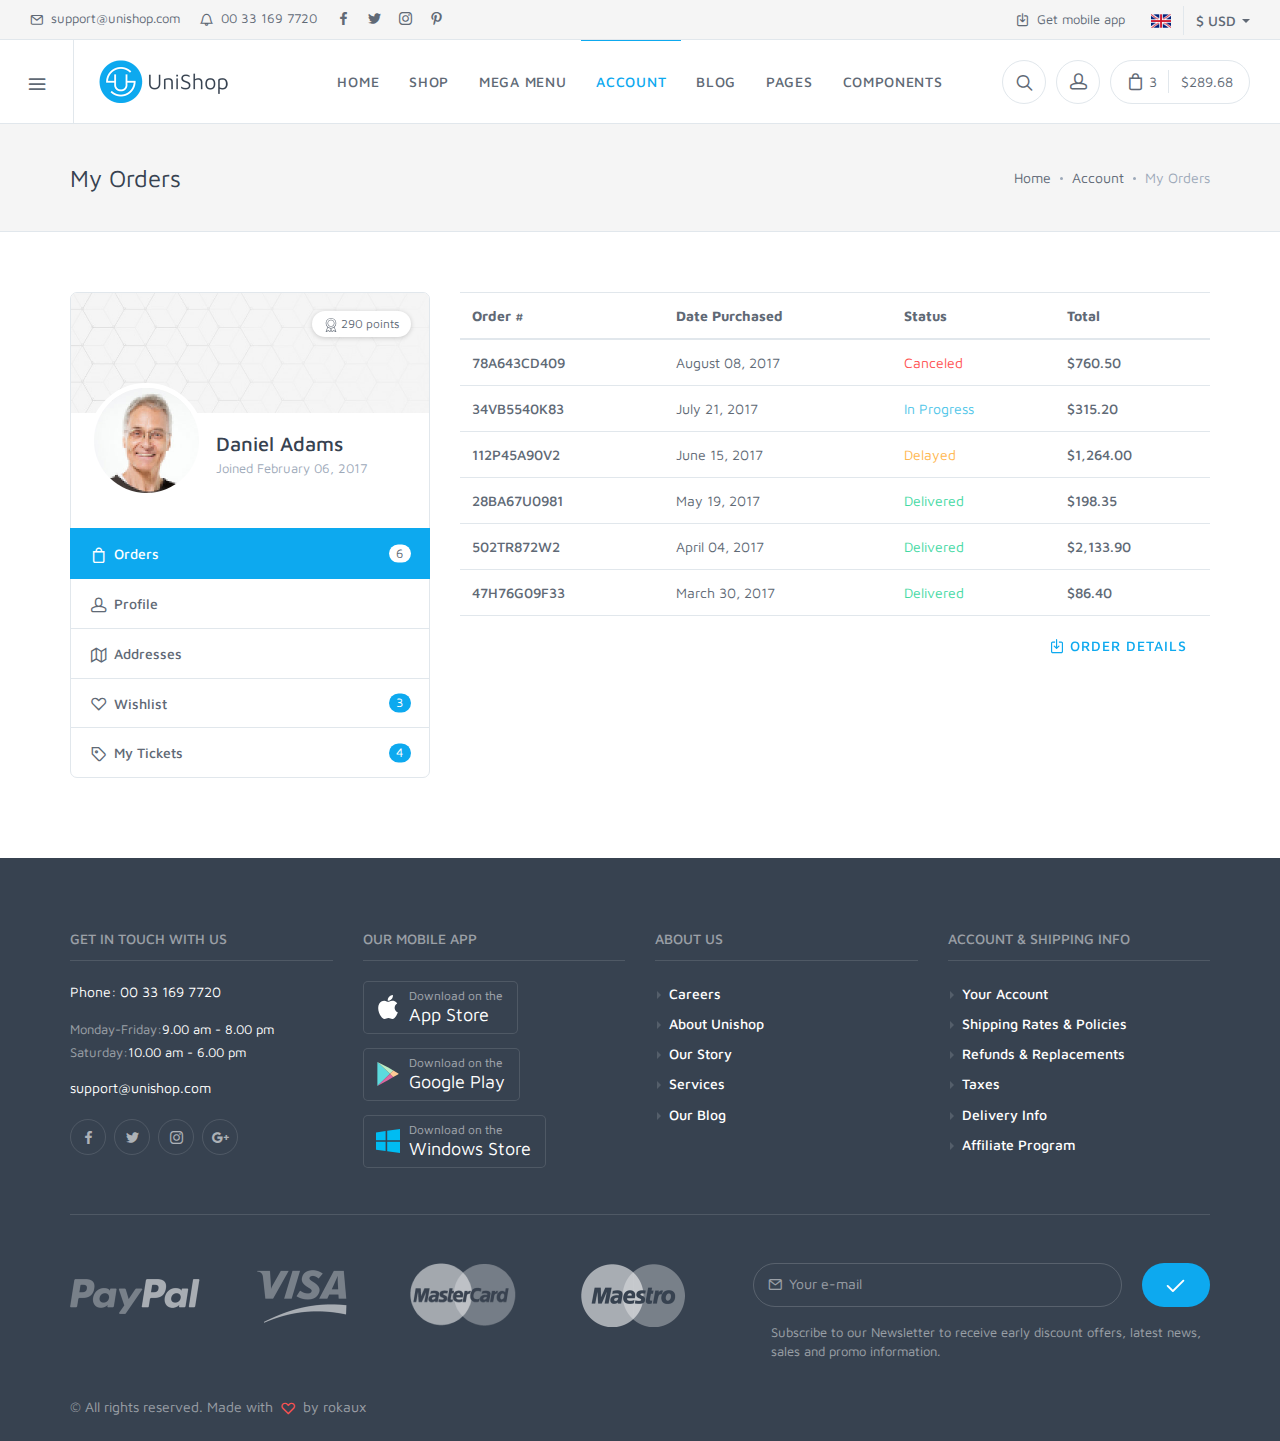
<file: WebContent/account-orders.html>
<!DOCTYPE html>
<html lang="en">
  <head>
    <meta charset="utf-8">
    <title>My Orders
    </title>
    <!-- SEO Meta Tags-->
    <meta name="description" content="Unishop - Universal E-Commerce Template">
    <meta name="keywords" content="shop, e-commerce, modern, flat style, responsive, online store, business, mobile, blog, bootstrap 4, html5, css3, jquery, js, gallery, slider, touch, creative, clean">
    <meta name="author" content="Rokaux">
    <!-- Mobile Specific Meta Tag-->
    <meta name="viewport" content="width=device-width, initial-scale=1.0, maximum-scale=1.0, user-scalable=no">
    <!-- Favicon and Apple Icons-->
    <link rel="icon" type="image/x-icon" href="favicon.ico">
    <link rel="icon" type="image/png" href="favicon.png">
    <link rel="apple-touch-icon" href="touch-icon-iphone.png">
    <link rel="apple-touch-icon" sizes="152x152" href="touch-icon-ipad.png">
    <link rel="apple-touch-icon" sizes="180x180" href="touch-icon-iphone-retina.png">
    <link rel="apple-touch-icon" sizes="167x167" href="touch-icon-ipad-retina.png">
    <!-- Vendor Styles including: Bootstrap, Font Icons, Plugins, etc.-->
    <link rel="stylesheet" media="screen" href="css/vendor.min.css">
    <!-- Main Template Styles-->
    <link id="mainStyles" rel="stylesheet" media="screen" href="css/styles.min.css">
    <!-- Modernizr-->
    <script src="js/modernizr.min.js"></script>
  </head>
  <!-- Body-->
  <body>
    <!-- Open Ticket Modal-->
    <div class="modal fade" id="orderDetails" tabindex="-1">
      <div class="modal-dialog modal-lg">
        <div class="modal-content">
          <div class="modal-header">
            <h4 class="modal-title">Order No  - 34VB5540K83</h4>
            <button class="close" type="button" data-dismiss="modal" aria-label="Close"><span aria-hidden="true">&times;</span></button>
          </div>
          <div class="modal-body">
            <div class="table-responsive shopping-cart mb-0">
              <table class="table">
                <thead>
                  <tr>
                    <th>Product Name</th>
                    <th class="text-center">Subtotal</th>
                  </tr>
                </thead>
                <tbody>
                  <tr>
                    <td>
                      <div class="product-item"><a class="product-thumb" href="shop-single.html"><img src="img/shop/cart/01.jpg" alt="Product"></a>
                        <div class="product-info">
                          <h4 class="product-title"><a href="shop-single.html">Unionbay Park<small>x 1</small></a></h4><span><em>Size:</em> 10.5</span><span><em>Color:</em> Dark Blue</span>
                        </div>
                      </div>
                    </td>
                    <td class="text-center text-lg text-medium">$43.90</td>
                  </tr>
                  <tr>
                    <td>
                      <div class="product-item"><a class="product-thumb" href="shop-single.html"><img src="img/shop/cart/02.jpg" alt="Product"></a>
                        <div class="product-info">
                          <h4 class="product-title"><a href="shop-single.html">Daily Fabric Cap<small>x 2</small></a></h4><span><em>Size:</em> XL</span><span><em>Color:</em> Black</span>
                        </div>
                      </div>
                    </td>
                    <td class="text-center text-lg text-medium">$24.89</td>
                  </tr>
                  <tr>
                    <td>
                      <div class="product-item"><a class="product-thumb" href="shop-single.html"><img src="img/shop/cart/03.jpg" alt="Product"></a>
                        <div class="product-info">
                          <h4 class="product-title"><a href="shop-single.html">Cole Haan Crossbody<small>x 1</small></a></h4><span><em>Size:</em> -</span><span><em>Color:</em> Turquoise</span>
                        </div>
                      </div>
                    </td>
                    <td class="text-center text-lg text-medium">$200.00</td>
                  </tr>
                </tbody>
              </table>
            </div>
            <hr class="mb-3">
            <div class="d-flex flex-wrap justify-content-between align-items-center pb-2">
              <div class="px-2 py-1">Subtotal: <span class='text-medium'>$289.68</span></div>
              <div class="px-2 py-1">Shipping: <span class='text-medium'>$22.50</span></div>
              <div class="px-2 py-1">Tax: <span class='text-medium'>$3.42</span></div>
              <div class="text-lg px-2 py-1">Total: <span class='text-medium'>$315.60</span></div>
            </div>
          </div>
        </div>
      </div>
    </div>
    <!-- Off-Canvas Category Menu-->
    <div class="offcanvas-container" id="shop-categories">
      <div class="offcanvas-header">
        <h3 class="offcanvas-title">Shop Categories</h3>
      </div>
      <nav class="offcanvas-menu">
        <ul class="menu">
          <li class="has-children"><span><a href="#">Men's Shoes</a><span class="sub-menu-toggle"></span></span>
            <ul class="offcanvas-submenu">
              <li><a href="#">Sneakers</a></li>
              <li><a href="#">Loafers</a></li>
              <li><a href="#">Boat Shoes</a></li>
              <li><a href="#">Sandals</a></li>
              <li><a href="#">View All</a></li>
            </ul>
          </li>
          <li class="has-children"><span><a href="#">Women's Shoes</a><span class="sub-menu-toggle"></span></span>
            <ul class="offcanvas-submenu">
              <li><a href="#">Sandals</a></li>
              <li><a href="#">Flats</a></li>
              <li><a href="#">Sneakers</a></li>
              <li><a href="#">Heels</a></li>
              <li><a href="#">View All</a></li>
            </ul>
          </li>
          <li class="has-children"><span><a href="#">Men's Clothing</a><span class="sub-menu-toggle"></span></span>
            <ul class="offcanvas-submenu">
              <li><a href="#">Shirts &amp; Tops</a></li>
              <li><a href="#">Pants</a></li>
              <li><a href="#">Jackets</a></li>
              <li><a href="#">View All</a></li>
            </ul>
          </li>
          <li class="has-children"><span><a href="#">Women's Clothing</a><span class="sub-menu-toggle"></span></span>
            <ul class="offcanvas-submenu">
              <li><a href="#">Dresses</a></li>
              <li><a href="#">Shirts &amp; Tops</a></li>
              <li><a href="#">Shorts</a></li>
              <li><a href="#">Swimwear</a></li>
              <li><a href="#">View All</a></li>
            </ul>
          </li>
          <li class="has-children"><span><a href="#">Kid's Shoes</a><span class="sub-menu-toggle"></span></span>
            <ul class="offcanvas-submenu">
              <li><a href="#">Boots</a></li>
              <li><a href="#">Sandals</a></li>
              <li><a href="#">Crib Shoes</a></li>
              <li><a href="#">Loafers</a></li>
              <li><a href="#">View All</a></li>
            </ul>
          </li>
          <li class="has-children"><span><a href="#">Bags</a><span class="sub-menu-toggle"></span></span>
            <ul class="offcanvas-submenu">
              <li><a href="#">Handbags</a></li>
              <li><a href="#">Backpacks</a></li>
              <li><a href="#">Luggage</a></li>
              <li><a href="#">Wallets</a></li>
              <li><a href="#">View All</a></li>
            </ul>
          </li>
          <li class="has-children"><span><a href="#">Accessories</a><span class="sub-menu-toggle"></span></span>
            <ul class="offcanvas-submenu">
              <li><a href="#">Sunglasses</a></li>
              <li><a href="#">Hats</a></li>
              <li><a href="#">Watches</a></li>
              <li><a href="#">Jewelry</a></li>
              <li><a href="#">Belts</a></li>
              <li><a href="#">View All</a></li>
            </ul>
          </li>
        </ul>
      </nav>
    </div>
    <!-- Off-Canvas Mobile Menu-->
    <div class="offcanvas-container" id="mobile-menu"><a class="account-link" href="account-orders.html">
        <div class="user-ava"><img src="img/account/user-ava-md.jpg" alt="Daniel Adams">
        </div>
        <div class="user-info">
          <h6 class="user-name">Daniel Adams</h6><span class="text-sm text-white opacity-60">290 Reward points</span>
        </div></a>
      <nav class="offcanvas-menu">
        <ul class="menu">
          <li class="has-children"><span><a href="index.html"><span>Home</span></a><span class="sub-menu-toggle"></span></span>
            <ul class="offcanvas-submenu">
                <li><a href="index.html">Featured Products Slider</a></li>
                <li><a href="home-featured-categories.html">Featured Categories</a></li>
                <li><a href="home-collection-showcase.html">Products Collection Showcase</a></li>
            </ul>
          </li>
          <li class="has-children"><span><a href="shop-grid-ls.html"><span>Shop</span></a><span class="sub-menu-toggle"></span></span>
            <ul class="offcanvas-submenu">
                <li><a href="shop-categories.html">Shop Categories</a></li>
              <li class="has-children"><span><a href="shop-grid-ls.html"><span>Shop Grid</span></a><span class="sub-menu-toggle"></span></span>
                <ul class="offcanvas-submenu">
                    <li><a href="shop-grid-ls.html">Grid Left Sidebar</a></li>
                    <li><a href="shop-grid-rs.html">Grid Right Sidebar</a></li>
                    <li><a href="shop-grid-ns.html">Grid No Sidebar</a></li>
                </ul>
              </li>
              <li class="has-children"><span><a href="shop-list-ls.html"><span>Shop List</span></a><span class="sub-menu-toggle"></span></span>
                <ul class="offcanvas-submenu">
                    <li><a href="shop-list-ls.html">List Left Sidebar</a></li>
                    <li><a href="shop-list-rs.html">List Right Sidebar</a></li>
                    <li><a href="shop-list-ns.html">List No Sidebar</a></li>
                </ul>
              </li>
                <li><a href="shop-single.html">Single Product</a></li>
                <li><a href="cart.html">Cart</a></li>
                <li><a href="checkout.html">Checkout</a></li>
            </ul>
          </li>
          <li class="has-children"><span><a href="#">Categories</a><span class="sub-menu-toggle"></span></span>
            <ul class="offcanvas-submenu">
              <li class="has-children"><span><a href="#">Men's Shoes</a><span class="sub-menu-toggle"></span></span>
                <ul class="offcanvas-submenu">
                  <li><a href="#">Sneakers</a></li>
                  <li><a href="#">Loafers</a></li>
                  <li><a href="#">Boat Shoes</a></li>
                  <li><a href="#">Sandals</a></li>
                  <li><a href="#">View All</a></li>
                </ul>
              </li>
              <li class="has-children"><span><a href="#">Women's Shoes</a><span class="sub-menu-toggle"></span></span>
                <ul class="offcanvas-submenu">
                  <li><a href="#">Sandals</a></li>
                  <li><a href="#">Flats</a></li>
                  <li><a href="#">Sneakers</a></li>
                  <li><a href="#">Heels</a></li>
                  <li><a href="#">View All</a></li>
                </ul>
              </li>
              <li class="has-children"><span><a href="#">Men's Clothing</a><span class="sub-menu-toggle"></span></span>
                <ul class="offcanvas-submenu">
                  <li><a href="#">Shirts &amp; Tops</a></li>
                  <li><a href="#">Pants</a></li>
                  <li><a href="#">Jackets</a></li>
                  <li><a href="#">View All</a></li>
                </ul>
              </li>
              <li class="has-children"><span><a href="#">Women's Clothing</a><span class="sub-menu-toggle"></span></span>
                <ul class="offcanvas-submenu">
                  <li><a href="#">Dresses</a></li>
                  <li><a href="#">Shirts &amp; Tops</a></li>
                  <li><a href="#">Shorts</a></li>
                  <li><a href="#">Swimwear</a></li>
                  <li><a href="#">View All</a></li>
                </ul>
              </li>
              <li class="has-children"><span><a href="#">Bags</a><span class="sub-menu-toggle"></span></span>
                <ul class="offcanvas-submenu">
                  <li><a href="#">Handbags</a></li>
                  <li><a href="#">Backpacks</a></li>
                  <li><a href="#">Luggage</a></li>
                  <li><a href="#">Wallets</a></li>
                  <li><a href="#">View All</a></li>
                </ul>
              </li>
              <li class="has-children"><span><a href="#">Accessories</a><span class="sub-menu-toggle"></span></span>
                <ul class="offcanvas-submenu">
                  <li><a href="#">Sunglasses</a></li>
                  <li><a href="#">Hats</a></li>
                  <li><a href="#">Watches</a></li>
                  <li><a href="#">Jewelry</a></li>
                  <li><a href="#">Belts</a></li>
                  <li><a href="#">View All</a></li>
                </ul>
              </li>
            </ul>
          </li>
          <li class="has-children active"><span><a href="account-orders.html"><span>Account</span></a><span class="sub-menu-toggle"></span></span>
            <ul class="offcanvas-submenu">
                <li><a href="account-login.html">Login / Register</a></li>
                <li><a href="account-password-recovery.html">Password Recovery</a></li>
                <li class="active"><a href="account-orders.html">Orders List</a></li>
                <li><a href="account-wishlist.html">Wishlist</a></li>
                <li><a href="account-profile.html">Profile Page</a></li>
                <li><a href="account-address.html">Contact / Shipping Address</a></li>
                <li><a href="account-open-ticket.html">Open Ticket</a></li>
                <li><a href="account-tickets.html">My Tickets</a></li>
                <li><a href="account-single-ticket.html">Single Ticket</a></li>
            </ul>
          </li>
          <li class="has-children"><span><a href="blog-rs.html"><span>Blog</span></a><span class="sub-menu-toggle"></span></span>
            <ul class="offcanvas-submenu">
              <li class="has-children"><span><a href="blog-rs.html"><span>Blog Layout</span></a><span class="sub-menu-toggle"></span></span>
                <ul class="offcanvas-submenu">
                    <li><a href="blog-rs.html">Blog Right Sidebar</a></li>
                    <li><a href="blog-ls.html">Blog Left Sidebar</a></li>
                    <li><a href="blog-ns.html">Blog No Sidebar</a></li>
                </ul>
              </li>
              <li class="has-children"><span><a href="blog-single-rs.html"><span>Single Post Layout</span></a><span class="sub-menu-toggle"></span></span>
                <ul class="offcanvas-submenu">
                    <li><a href="blog-single-rs.html">Post Right Sidebar</a></li>
                    <li><a href="blog-single-ls.html">Post Left Sidebar</a></li>
                    <li><a href="blog-single-ns.html">Post No Sidebar</a></li>
                </ul>
              </li>
            </ul>
          </li>
          <li class="has-children"><span><a href="#"><span>Pages</span></a><span class="sub-menu-toggle"></span></span>
            <ul class="offcanvas-submenu">
                <li><a href="about.html">About Us</a></li>
                <li><a href="mobile-app.html">Unishop Mobile App</a></li>
                <li><a href="services.html">Services</a></li>
                <li><a href="contacts.html">Contacts</a></li>
                <li><a href="faq.html">Help / FAQ</a></li>
                <li><a href="order-tracking.html">Order Tracking</a></li>
                <li><a href="search-results.html">Search Results</a></li>
                <li><a href="404.html">404</a></li>
                <li><a href="coming-soon.html">Coming Soon</a></li>
              <li><a class="text-danger" href="docs/dev-setup.html">Documentation</a></li>
            </ul>
          </li>
          <li class="has-children"><span><a href="components/accordion.html"><span>Components</span></a><span class="sub-menu-toggle"></span></span>
            <ul class="offcanvas-submenu">
                <li><a href="components/accordion.html">Accordion</a></li>
                <li><a href="components/alerts.html">Alerts</a></li>
                <li><a href="components/buttons.html">Buttons</a></li>
                <li><a href="components/cards.html">Cards</a></li>
                <li><a href="components/carousel.html">Carousel</a></li>
                <li><a href="components/countdown.html">Countdown</a></li>
                <li><a href="components/forms.html">Forms</a></li>
                <li><a href="components/gallery.html">Gallery</a></li>
                <li><a href="components/google-maps.html">Google Maps</a></li>
                <li><a href="components/images.html">Images &amp; Figures</a></li>
                <li><a href="components/list-group.html">List Group</a></li>
                <li><a href="components/market-social-buttons.html">Market &amp; Social Buttons</a></li>
                <li><a href="components/media.html">Media Object</a></li>
                <li><a href="components/modal.html">Modal</a></li>
                <li><a href="components/pagination.html">Pagination</a></li>
                <li><a href="components/pills.html">Pills</a></li>
                <li><a href="components/progress-bars.html">Progress Bars</a></li>
                <li><a href="components/shop-items.html">Shop Items</a></li>
                <li><a href="components/steps.html">Steps</a></li>
                <li><a href="components/tables.html">Tables</a></li>
                <li><a href="components/tabs.html">Tabs</a></li>
                <li><a href="components/team.html">Team</a></li>
                <li><a href="components/toasts.html">Toast Notifications</a></li>
                <li><a href="components/tooltips-popovers.html">Tooltips &amp; Popovers</a></li>
                <li><a href="components/typography.html">Typography</a></li>
                <li><a href="components/video-player.html">Video Player</a></li>
                <li><a href="components/widgets.html">Widgets</a></li>
            </ul>
          </li>
        </ul>
      </nav>
    </div>
    <!-- Topbar-->
    <div class="topbar">
      <div class="topbar-column"><a class="hidden-md-down" href="mailto:support@unishop.com"><i class="icon-mail"></i>&nbsp; support@unishop.com</a><a class="hidden-md-down" href="tel:00331697720"><i class="icon-bell"></i>&nbsp; 00 33 169 7720</a><a class="social-button sb-facebook shape-none sb-dark" href="#" target="_blank"><i class="socicon-facebook"></i></a><a class="social-button sb-twitter shape-none sb-dark" href="#" target="_blank"><i class="socicon-twitter"></i></a><a class="social-button sb-instagram shape-none sb-dark" href="#" target="_blank"><i class="socicon-instagram"></i></a><a class="social-button sb-pinterest shape-none sb-dark" href="#" target="_blank"><i class="socicon-pinterest"></i></a>
      </div>
      <div class="topbar-column"><a class="hidden-md-down" href="#"><i class="icon-download"></i>&nbsp; Get mobile app</a>
        <div class="lang-currency-switcher-wrap">
          <div class="lang-currency-switcher dropdown-toggle"><span class="language"><img alt="English" src="img/flags/GB.png"></span><span class="currency">$ USD</span></div>
          <div class="dropdown-menu">
            <div class="currency-select">
              <select class="form-control form-control-rounded form-control-sm">
                <option value="usd">$ USD</option>
                <option value="usd">€ EUR</option>
                <option value="usd">£ UKP</option>
                <option value="usd">¥ JPY</option>
              </select>
            </div><a class="dropdown-item" href="#"><img src="img/flags/FR.png" alt="Français">Français</a><a class="dropdown-item" href="#"><img src="img/flags/DE.png" alt="Deutsch">Deutsch</a><a class="dropdown-item" href="#"><img src="img/flags/IT.png" alt="Italiano">Italiano</a>
          </div>
        </div>
      </div>
    </div>
    <!-- Navbar-->
    <!-- Remove "navbar-sticky" class to make navigation bar scrollable with the page.-->
    <header class="navbar navbar-sticky">
      <!-- Search-->
      <form class="site-search" method="get">
        <input type="text" name="site_search" placeholder="Type to search...">
        <div class="search-tools"><span class="clear-search">Clear</span><span class="close-search"><i class="icon-cross"></i></span></div>
      </form>
      <div class="site-branding">
        <div class="inner">
          <!-- Off-Canvas Toggle (#shop-categories)--><a class="offcanvas-toggle cats-toggle" href="#shop-categories" data-toggle="offcanvas"></a>
          <!-- Off-Canvas Toggle (#mobile-menu)--><a class="offcanvas-toggle menu-toggle" href="#mobile-menu" data-toggle="offcanvas"></a>
          <!-- Site Logo--><a class="site-logo" href="index.html"><img src="img/logo/logo.png" alt="Unishop"></a>
        </div>
      </div>
      <!-- Main Navigation-->
      <nav class="site-menu">
        <ul>
          <li class="has-megamenu"><a href="index.html"><span>Home</span></a>
            <ul class="mega-menu">
              <li><a class="d-block img-thumbnail text-center navi-link" href="index.html"><img alt="Featured Products Slider" src="img/mega-menu-home/01.jpg">
                  <h6 class="mt-3">Featured Products Slider</h6></a></li>
              <li><a class="d-block img-thumbnail text-center navi-link" href="home-featured-categories.html"><img alt="Featured Categories" src="img/mega-menu-home/02.jpg">
                  <h6 class="mt-3">Featured Categories</h6></a></li>
              <li><a class="d-block img-thumbnail text-center navi-link" href="home-collection-showcase.html"><img alt="Products Collection Showcase" src="img/mega-menu-home/03.jpg">
                  <h6 class="mt-3">Products Collection Showcase</h6></a></li>
              <li>
                <div class="img-thumbnail text-center"><img alt="More To Come. Stay Tuned!" src="img/mega-menu-home/04.jpg">
                  <h6 class="mt-3">More To Come. Stay Tuned!</h6>
                </div>
              </li>
            </ul>
          </li>
          <li><a href="shop-grid-ls.html"><span>Shop</span></a>
            <ul class="sub-menu">
                <li><a href="shop-categories.html">Shop Categories</a></li>
              <li class="has-children"><a href="shop-grid-ls.html"><span>Shop Grid</span></a>
                <ul class="sub-menu">
                    <li><a href="shop-grid-ls.html">Grid Left Sidebar</a></li>
                    <li><a href="shop-grid-rs.html">Grid Right Sidebar</a></li>
                    <li><a href="shop-grid-ns.html">Grid No Sidebar</a></li>
                </ul>
              </li>
              <li class="has-children"><a href="shop-list-ls.html"><span>Shop List</span></a>
                <ul class="sub-menu">
                    <li><a href="shop-list-ls.html">List Left Sidebar</a></li>
                    <li><a href="shop-list-rs.html">List Right Sidebar</a></li>
                    <li><a href="shop-list-ns.html">List No Sidebar</a></li>
                </ul>
              </li>
                <li><a href="shop-single.html">Single Product</a></li>
                <li><a href="cart.html">Cart</a></li>
              <li class="has-children"><a href="checkout-address.html"><span>Checkout</span></a>
                <ul class="sub-menu">             
                    <li><a href="checkout-address.html">Address</a></li>
                    <li><a href="checkout-shipping.html">Shipping</a></li>
                    <li><a href="checkout-payment.html">Payment</a></li>
                    <li><a href="checkout-review.html">Review</a></li>
                    <li><a href="checkout-complete.html">Complete</a></li>
                </ul>
              </li>
            </ul>
          </li>
          <li class="has-megamenu"><a href="#"><span>Mega Menu</span></a>
            <ul class="mega-menu">
              <li><span class="mega-menu-title">Top Categories</span>
                <ul class="sub-menu">
                  <li><a href="#">Men's Shoes</a></li>
                  <li><a href="#">Women's Shoes</a></li>
                  <li><a href="#">Shirts and Tops</a></li>
                  <li><a href="#">Swimwear</a></li>
                  <li><a href="#">Shorts and Pants</a></li>
                  <li><a href="#">Accessories</a></li>
                </ul>
              </li>
              <li><span class="mega-menu-title">Specialty Shops</span>
                <ul class="sub-menu">
                  <li><a href="#">Junior's Shop</a></li>
                  <li><a href="#">Swim Shop</a></li>
                  <li><a href="#">Athletic Shop</a></li>
                  <li><a href="#">Outdoor Shop</a></li>
                  <li><a href="#">Luxury Shop</a></li>
                  <li><a href="#">Accessories Shop</a></li>
                </ul>
              </li>
              <li>
                <section class="promo-box" style="background-image: url(img/banners/02.jpg);"><span class="overlay-dark" style="opacity: .4;"></span>
                  <div class="promo-box-content text-center padding-top-2x padding-bottom-2x">
                    <h4 class="text-light text-thin text-shadow">New Collection of</h4>
                    <h3 class="text-bold text-light text-shadow">Sunglasses</h3><a class="btn btn-sm btn-primary" href="#">Shop Now</a>
                  </div>
                </section>
              </li>
              <li>
                <section class="promo-box" style="background-image: url(img/banners/03.jpg);">
                  <!-- Choose between .overlay-dark (#000) or .overlay-light (#fff) with default opacity of 50%. You can overrride default color and opacity values via 'style' attribute.--><span class="overlay-dark" style="opacity: .45;"></span>
                  <div class="promo-box-content text-center padding-top-2x padding-bottom-2x">
                    <h3 class="text-bold text-light text-shadow">Limited Offer</h3>
                    <h4 class="text-light text-thin text-shadow">save up to 50%!</h4><a class="btn btn-sm btn-primary" href="#">Learn More</a>
                  </div>
                </section>
              </li>
            </ul>
          </li>
          <li class="active"><a href="account-orders.html"><span>Account</span></a>
            <ul class="sub-menu">
                <li><a href="account-login.html">Login / Register</a></li>
                <li><a href="account-password-recovery.html">Password Recovery</a></li>
                <li class="active"><a href="account-orders.html">Orders List</a></li>
                <li><a href="account-wishlist.html">Wishlist</a></li>
                <li><a href="account-profile.html">Profile Page</a></li>
                <li><a href="account-address.html">Contact / Shipping Address</a></li>
                <li><a href="account-tickets.html">My Tickets</a></li>
                <li><a href="account-single-ticket.html">Single Ticket</a></li>
            </ul>
          </li>
          <li><a href="blog-rs.html"><span>Blog</span></a>
            <ul class="sub-menu">
              <li class="has-children"><a href="blog-rs.html"><span>Blog Layout</span></a>
                <ul class="sub-menu">
                    <li><a href="blog-rs.html">Blog Right Sidebar</a></li>
                    <li><a href="blog-ls.html">Blog Left Sidebar</a></li>
                    <li><a href="blog-ns.html">Blog No Sidebar</a></li>
                </ul>
              </li>
              <li class="has-children"><a href="blog-single-rs.html"><span>Single Post Layout</span></a>
                <ul class="sub-menu">
                    <li><a href="blog-single-rs.html">Post Right Sidebar</a></li>
                    <li><a href="blog-single-ls.html">Post Left Sidebar</a></li>
                    <li><a href="blog-single-ns.html">Post No Sidebar</a></li>
                </ul>
              </li>
            </ul>
          </li>
          <li><a href="#"><span>Pages</span></a>
            <ul class="sub-menu">
                <li><a href="about.html">About Us</a></li>
                <li><a href="contacts.html">Contacts</a></li>
                <li><a href="faq.html">Help / FAQ</a></li>
                <li><a href="order-tracking.html">Order Tracking</a></li>
                <li><a href="search-results.html">Search Results</a></li>
                <li><a href="404.html">404 Not Found</a></li>
                <li><a href="coming-soon.html">Coming Soon</a></li>
              <li><a class="text-danger" href="docs/dev-setup.html">Documentation</a></li>
            </ul>
          </li>
          <li class="has-megamenu"><a href="components/accordion.html"><span>Components</span></a>
            <ul class="mega-menu">
              <li><span class="mega-menu-title">A - F</span>
                  <ul class="sub-menu">
                    <li><a href="components/accordion.html">Accordion</a></li>
                    <li><a href="components/alerts.html">Alerts</a></li>
                    <li><a href="components/buttons.html">Buttons</a></li>
                    <li><a href="components/cards.html">Cards</a></li>
                    <li><a href="components/carousel.html">Carousel</a></li>
                    <li><a href="components/countdown.html">Countdown</a></li>
                    <li><a href="components/forms.html">Forms</a></li>
                  </ul>
              </li>
              <li><span class="mega-menu-title">G - M</span>
                  <ul class="sub-menu">
                    <li><a href="components/gallery.html">Gallery</a></li>
                    <li><a href="components/google-maps.html">Google Maps</a></li>
                    <li><a href="components/images.html">Images &amp; Figures</a></li>
                    <li><a href="components/list-group.html">List Group</a></li>
                    <li><a href="components/market-social-buttons.html">Market &amp; Social Buttons</a></li>
                    <li><a href="components/media.html">Media Object</a></li>
                    <li><a href="components/modal.html">Modal</a></li>
                  </ul>
              </li>
              <li><span class="mega-menu-title">P - T</span>
                  <ul class="sub-menu">
                    <li><a href="components/pagination.html">Pagination</a></li>
                    <li><a href="components/pills.html">Pills</a></li>
                    <li><a href="components/progress-bars.html">Progress Bars</a></li>
                    <li><a href="components/shop-items.html">Shop Items</a></li>
                    <li><a href="components/steps.html">Steps</a></li>
                    <li><a href="components/tables.html">Tables</a></li>
                    <li><a href="components/tabs.html">Tabs</a></li>
                  </ul>
              </li>
              <li><span class="mega-menu-title">T - W</span>
                  <ul class="sub-menu">
                    <li><a href="components/team.html">Team</a></li>
                    <li><a href="components/toasts.html">Toast Notifications</a></li>
                    <li><a href="components/tooltips-popovers.html">Tooltips &amp; Popovers</a></li>
                    <li><a href="components/typography.html">Typography</a></li>
                    <li><a href="components/video-player.html">Video Player</a></li>
                    <li><a href="components/widgets.html">Widgets</a></li>
                  </ul>
              </li>
            </ul>
          </li>
        </ul>
      </nav>
      <!-- Toolbar-->
      <div class="toolbar">
        <div class="inner">
          <div class="tools">
            <div class="search"><i class="icon-search"></i></div>
            <div class="account"><a href="account-orders.html"></a><i class="icon-head"></i>
              <ul class="toolbar-dropdown">
                <li class="sub-menu-user">
                  <div class="user-ava"><img src="img/account/user-ava-sm.jpg" alt="Daniel Adams">
                  </div>
                  <div class="user-info">
                    <h6 class="user-name">Daniel Adams</h6><span class="text-xs text-muted">290 Reward points</span>
                  </div>
                </li>
                  <li><a href="account-profile.html">My Profile</a></li>
                  <li class="active"><a href="account-orders.html">Orders List</a></li>
                  <li><a href="account-wishlist.html">Wishlist</a></li>
                <li class="sub-menu-separator"></li>
                <li><a href="#"> <i class="icon-unlock"></i>Logout</a></li>
              </ul>
            </div>
            <div class="cart"><a href="cart.html"></a><i class="icon-bag"></i><span class="count">3</span><span class="subtotal">$289.68</span>
              <div class="toolbar-dropdown">
                <div class="dropdown-product-item"><span class="dropdown-product-remove"><i class="icon-cross"></i></span><a class="dropdown-product-thumb" href="shop-single.html"><img src="img/cart-dropdown/01.jpg" alt="Product"></a>
                  <div class="dropdown-product-info"><a class="dropdown-product-title" href="shop-single.html">Unionbay Park</a><span class="dropdown-product-details">1 x $43.90</span></div>
                </div>
                <div class="dropdown-product-item"><span class="dropdown-product-remove"><i class="icon-cross"></i></span><a class="dropdown-product-thumb" href="shop-single.html"><img src="img/cart-dropdown/02.jpg" alt="Product"></a>
                  <div class="dropdown-product-info"><a class="dropdown-product-title" href="shop-single.html">Daily Fabric Cap</a><span class="dropdown-product-details">2 x $24.89</span></div>
                </div>
                <div class="dropdown-product-item"><span class="dropdown-product-remove"><i class="icon-cross"></i></span><a class="dropdown-product-thumb" href="shop-single.html"><img src="img/cart-dropdown/03.jpg" alt="Product"></a>
                  <div class="dropdown-product-info"><a class="dropdown-product-title" href="shop-single.html">Haan Crossbody</a><span class="dropdown-product-details">1 x $200.00</span></div>
                </div>
                <div class="toolbar-dropdown-group">
                  <div class="column"><span class="text-lg">Total:</span></div>
                  <div class="column text-right"><span class="text-lg text-medium">$289.68&nbsp;</span></div>
                </div>
                <div class="toolbar-dropdown-group">
                  <div class="column"><a class="btn btn-sm btn-block btn-secondary" href="cart.html">View Cart</a></div>
                  <div class="column"><a class="btn btn-sm btn-block btn-success" href="checkout-address.html">Checkout</a></div>
                </div>
              </div>
            </div>
          </div>
        </div>
      </div>
    </header>
    <!-- Off-Canvas Wrapper-->
    <div class="offcanvas-wrapper">
      <!-- Page Title-->
      <div class="page-title">
        <div class="container">
          <div class="column">
            <h1>My Orders</h1>
          </div>
          <div class="column">
            <ul class="breadcrumbs">
              <li><a href="index.html">Home</a>
              </li>
              <li class="separator">&nbsp;</li>
              <li><a href="account-orders.html">Account</a>
              </li>
              <li class="separator">&nbsp;</li>
              <li>My Orders</li>
            </ul>
          </div>
        </div>
      </div>
      <!-- Page Content-->
      <div class="container padding-bottom-3x mb-2">
        <div class="row">
          <div class="col-lg-4">
            <aside class="user-info-wrapper">
              <div class="user-cover" style="background-image: url(img/account/user-cover-img.jpg);">
                <div class="info-label" data-toggle="tooltip" title="You currently have 290 Reward Points to spend"><i class="icon-medal"></i>290 points</div>
              </div>
              <div class="user-info">
                <div class="user-avatar"><a class="edit-avatar" href="#"></a><img src="img/account/user-ava.jpg" alt="User"></div>
                <div class="user-data">
                  <h4>Daniel Adams</h4><span>Joined February 06, 2017</span>
                </div>
              </div>
            </aside>
            <nav class="list-group"><a class="list-group-item with-badge active" href="account-orders.html"><i class="icon-bag"></i>Orders<span class="badge badge-primary badge-pill">6</span></a><a class="list-group-item" href="account-profile.html"><i class="icon-head"></i>Profile</a><a class="list-group-item" href="account-address.html"><i class="icon-map"></i>Addresses</a><a class="list-group-item with-badge" href="account-wishlist.html"><i class="icon-heart"></i>Wishlist<span class="badge badge-primary badge-pill">3</span></a><a class="list-group-item with-badge" href="account-tickets.html"><i class="icon-tag"></i>My Tickets<span class="badge badge-primary badge-pill">4</span></a></nav>
          </div>
          <div class="col-lg-8">
            <div class="padding-top-2x mt-2 hidden-lg-up"></div>
            <div class="table-responsive">
              <table class="table table-hover margin-bottom-none">
                <thead>
                  <tr>
                    <th>Order #</th>
                    <th>Date Purchased</th>
                    <th>Status</th>
                    <th>Total</th>
                  </tr>
                </thead>
                <tbody>
                  <tr>
                    <td><a class="text-medium navi-link" href="#" data-toggle="modal" data-target="#orderDetails">78A643CD409</a></td>
                    <td>August 08, 2017</td>
                    <td><span class="text-danger">Canceled</span></td>
                    <td><span class="text-medium">$760.50</span></td>
                  </tr>
                  <tr>
                    <td><a class="text-medium navi-link" href="#" data-toggle="modal" data-target="#orderDetails">34VB5540K83</a></td>
                    <td>July 21, 2017</td>
                    <td><span class="text-info">In Progress</span></td>
                    <td><span class="text-medium">$315.20</span></td>
                  </tr>
                  <tr>
                    <td><a class="text-medium navi-link" href="#" data-toggle="modal" data-target="#orderDetails">112P45A90V2</a></td>
                    <td>June 15, 2017</td>
                    <td><span class="text-warning">Delayed</span></td>
                    <td><span class="text-medium">$1,264.00</span></td>
                  </tr>
                  <tr>
                    <td><a class="text-medium navi-link" href="#" data-toggle="modal" data-target="#orderDetails">28BA67U0981</a></td>
                    <td>May 19, 2017</td>
                    <td><span class="text-success">Delivered</span></td>
                    <td><span class="text-medium">$198.35</span></td>
                  </tr>
                  <tr>
                    <td><a class="text-medium navi-link" href="#" data-toggle="modal" data-target="#orderDetails">502TR872W2</a></td>
                    <td>April 04, 2017</td>
                    <td><span class="text-success">Delivered</span></td>
                    <td><span class="text-medium">$2,133.90</span></td>
                  </tr>
                  <tr>
                    <td><a class="text-medium navi-link" href="#" data-toggle="modal" data-target="#orderDetails">47H76G09F33</a></td>
                    <td>March 30, 2017</td>
                    <td><span class="text-success">Delivered</span></td>
                    <td><span class="text-medium">$86.40</span></td>
                  </tr>
                </tbody>
              </table>
            </div>
            <hr>
            <div class="text-right"><a class="btn btn-link-primary margin-bottom-none" href="#"><i class="icon-download"></i>&nbsp;Order Details</a></div>
          </div>
        </div>
      </div>
      <!-- Site Footer-->
      <footer class="site-footer">
        <div class="container">
          <div class="row">
            <div class="col-lg-3 col-md-6">
              <!-- Contact Info-->
              <section class="widget widget-light-skin">
                <h3 class="widget-title">Get In Touch With Us</h3>
                <p class="text-white">Phone: 00 33 169 7720</p>
                <ul class="list-unstyled text-sm text-white">
                  <li><span class="opacity-50">Monday-Friday:</span>9.00 am - 8.00 pm</li>
                  <li><span class="opacity-50">Saturday:</span>10.00 am - 6.00 pm</li>
                </ul>
                <p><a class="navi-link-light" href="#">support@unishop.com</a></p><a class="social-button shape-circle sb-facebook sb-light-skin" href="#"><i class="socicon-facebook"></i></a><a class="social-button shape-circle sb-twitter sb-light-skin" href="#"><i class="socicon-twitter"></i></a><a class="social-button shape-circle sb-instagram sb-light-skin" href="#"><i class="socicon-instagram"></i></a><a class="social-button shape-circle sb-google-plus sb-light-skin" href="#"><i class="socicon-googleplus"></i></a>
              </section>
            </div>
            <div class="col-lg-3 col-md-6">
              <!-- Mobile App Buttons-->
              <section class="widget widget-light-skin">
                <h3 class="widget-title">Our Mobile App</h3><a class="market-button apple-button mb-light-skin" href="#"><span class="mb-subtitle">Download on the</span><span class="mb-title">App Store</span></a><a class="market-button google-button mb-light-skin" href="#"><span class="mb-subtitle">Download on the</span><span class="mb-title">Google Play</span></a><a class="market-button windows-button mb-light-skin" href="#"><span class="mb-subtitle">Download on the</span><span class="mb-title">Windows Store</span></a>
              </section>
            </div>
            <div class="col-lg-3 col-md-6">
              <!-- About Us-->
              <section class="widget widget-links widget-light-skin">
                <h3 class="widget-title">About Us</h3>
                <ul>
                  <li><a href="#">Careers</a></li>
                  <li><a href="#">About Unishop</a></li>
                  <li><a href="#">Our Story</a></li>
                  <li><a href="#">Services</a></li>
                  <li><a href="#">Our Blog</a></li>
                </ul>
              </section>
            </div>
            <div class="col-lg-3 col-md-6">
              <!-- Account / Shipping Info-->
              <section class="widget widget-links widget-light-skin">
                <h3 class="widget-title">Account &amp; Shipping Info</h3>
                <ul>
                  <li><a href="#">Your Account</a></li>
                  <li><a href="#">Shipping Rates & Policies</a></li>
                  <li><a href="#">Refunds & Replacements</a></li>
                  <li><a href="#">Taxes</a></li>
                  <li><a href="#">Delivery Info</a></li>
                  <li><a href="#">Affiliate Program</a></li>
                </ul>
              </section>
            </div>
          </div>
          <hr class="hr-light mt-2 margin-bottom-2x">
          <div class="row">
            <div class="col-md-7 padding-bottom-1x">
              <!-- Payment Methods-->
              <div class="margin-bottom-1x" style="max-width: 615px;"><img src="img/payment_methods.png" alt="Payment Methods">
              </div>
            </div>
            <div class="col-md-5 padding-bottom-1x">
              <div class="margin-top-1x hidden-md-up"></div>
              <!--Subscription-->
              <form class="subscribe-form" action="//rokaux.us12.list-manage.com/subscribe/post?u=c7103e2c981361a6639545bd5&amp;amp;id=1194bb7544" method="post" target="_blank" novalidate>
                <div class="clearfix">
                  <div class="input-group input-light">
                    <input class="form-control" type="email" name="EMAIL" placeholder="Your e-mail"><span class="input-group-addon"><i class="icon-mail"></i></span>
                  </div>
                  <!-- real people should not fill this in and expect good things - do not remove this or risk form bot signups-->
                  <div style="position: absolute; left: -5000px;" aria-hidden="true">
                    <input type="text" name="b_c7103e2c981361a6639545bd5_1194bb7544" tabindex="-1">
                  </div>
                  <button class="btn btn-primary" type="submit"><i class="icon-check"></i></button>
                </div><span class="form-text text-sm text-white opacity-50">Subscribe to our Newsletter to receive early discount offers, latest news, sales and promo information.</span>
              </form>
            </div>
          </div>
          <!-- Copyright-->
          <p class="footer-copyright">© All rights reserved. Made with &nbsp;<i class="icon-heart text-danger"></i><a href="http://rokaux.com/" target="_blank"> &nbsp;by rokaux</a></p>
        </div>
      </footer>
    </div>
    <!-- Back To Top Button--><a class="scroll-to-top-btn" href="#"><i class="icon-arrow-up"></i></a>
    <!-- Backdrop-->
    <div class="site-backdrop"></div>
    <!-- JavaScript (jQuery) libraries, plugins and custom scripts-->
    <script src="js/vendor.min.js"></script>
    <script src="js/scripts.min.js"></script>
  </body>
</html>
</file>
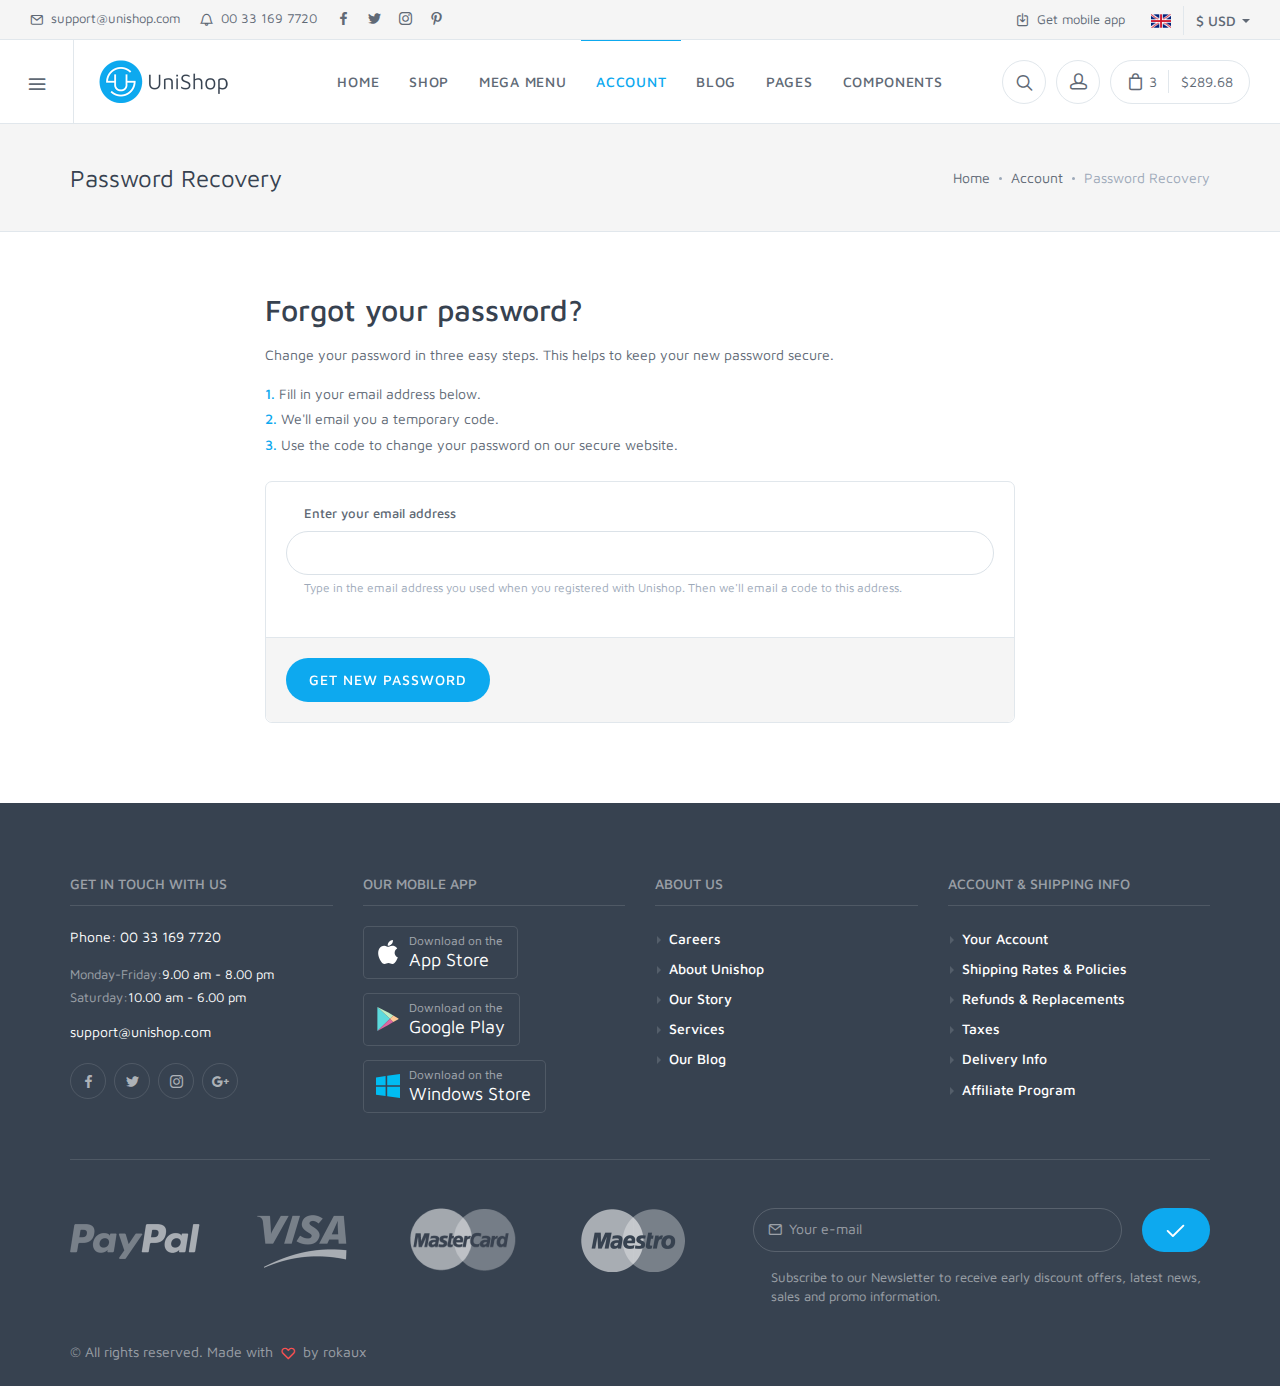
<file: WebContent/account-password-recovery.html>
<!DOCTYPE html>
<html lang="en">
  <head>
    <meta charset="utf-8">
    <title>Password Recovery
    </title>
    <!-- SEO Meta Tags-->
    <meta name="description" content="Unishop - Universal E-Commerce Template">
    <meta name="keywords" content="shop, e-commerce, modern, flat style, responsive, online store, business, mobile, blog, bootstrap 4, html5, css3, jquery, js, gallery, slider, touch, creative, clean">
    <meta name="author" content="Rokaux">
    <!-- Mobile Specific Meta Tag-->
    <meta name="viewport" content="width=device-width, initial-scale=1.0, maximum-scale=1.0, user-scalable=no">
    <!-- Favicon and Apple Icons-->
    <link rel="icon" type="image/x-icon" href="favicon.ico">
    <link rel="icon" type="image/png" href="favicon.png">
    <link rel="apple-touch-icon" href="touch-icon-iphone.png">
    <link rel="apple-touch-icon" sizes="152x152" href="touch-icon-ipad.png">
    <link rel="apple-touch-icon" sizes="180x180" href="touch-icon-iphone-retina.png">
    <link rel="apple-touch-icon" sizes="167x167" href="touch-icon-ipad-retina.png">
    <!-- Vendor Styles including: Bootstrap, Font Icons, Plugins, etc.-->
    <link rel="stylesheet" media="screen" href="css/vendor.min.css">
    <!-- Main Template Styles-->
    <link id="mainStyles" rel="stylesheet" media="screen" href="css/styles.min.css">
    <!-- Modernizr-->
    <script src="js/modernizr.min.js"></script>
  </head>
  <!-- Body-->
  <body>
    <!-- Off-Canvas Category Menu-->
    <div class="offcanvas-container" id="shop-categories">
      <div class="offcanvas-header">
        <h3 class="offcanvas-title">Shop Categories</h3>
      </div>
      <nav class="offcanvas-menu">
        <ul class="menu">
          <li class="has-children"><span><a href="#">Men's Shoes</a><span class="sub-menu-toggle"></span></span>
            <ul class="offcanvas-submenu">
              <li><a href="#">Sneakers</a></li>
              <li><a href="#">Loafers</a></li>
              <li><a href="#">Boat Shoes</a></li>
              <li><a href="#">Sandals</a></li>
              <li><a href="#">View All</a></li>
            </ul>
          </li>
          <li class="has-children"><span><a href="#">Women's Shoes</a><span class="sub-menu-toggle"></span></span>
            <ul class="offcanvas-submenu">
              <li><a href="#">Sandals</a></li>
              <li><a href="#">Flats</a></li>
              <li><a href="#">Sneakers</a></li>
              <li><a href="#">Heels</a></li>
              <li><a href="#">View All</a></li>
            </ul>
          </li>
          <li class="has-children"><span><a href="#">Men's Clothing</a><span class="sub-menu-toggle"></span></span>
            <ul class="offcanvas-submenu">
              <li><a href="#">Shirts &amp; Tops</a></li>
              <li><a href="#">Pants</a></li>
              <li><a href="#">Jackets</a></li>
              <li><a href="#">View All</a></li>
            </ul>
          </li>
          <li class="has-children"><span><a href="#">Women's Clothing</a><span class="sub-menu-toggle"></span></span>
            <ul class="offcanvas-submenu">
              <li><a href="#">Dresses</a></li>
              <li><a href="#">Shirts &amp; Tops</a></li>
              <li><a href="#">Shorts</a></li>
              <li><a href="#">Swimwear</a></li>
              <li><a href="#">View All</a></li>
            </ul>
          </li>
          <li class="has-children"><span><a href="#">Kid's Shoes</a><span class="sub-menu-toggle"></span></span>
            <ul class="offcanvas-submenu">
              <li><a href="#">Boots</a></li>
              <li><a href="#">Sandals</a></li>
              <li><a href="#">Crib Shoes</a></li>
              <li><a href="#">Loafers</a></li>
              <li><a href="#">View All</a></li>
            </ul>
          </li>
          <li class="has-children"><span><a href="#">Bags</a><span class="sub-menu-toggle"></span></span>
            <ul class="offcanvas-submenu">
              <li><a href="#">Handbags</a></li>
              <li><a href="#">Backpacks</a></li>
              <li><a href="#">Luggage</a></li>
              <li><a href="#">Wallets</a></li>
              <li><a href="#">View All</a></li>
            </ul>
          </li>
          <li class="has-children"><span><a href="#">Accessories</a><span class="sub-menu-toggle"></span></span>
            <ul class="offcanvas-submenu">
              <li><a href="#">Sunglasses</a></li>
              <li><a href="#">Hats</a></li>
              <li><a href="#">Watches</a></li>
              <li><a href="#">Jewelry</a></li>
              <li><a href="#">Belts</a></li>
              <li><a href="#">View All</a></li>
            </ul>
          </li>
        </ul>
      </nav>
    </div>
    <!-- Off-Canvas Mobile Menu-->
    <div class="offcanvas-container" id="mobile-menu"><a class="account-link" href="account-orders.html">
        <div class="user-ava"><img src="img/account/user-ava-md.jpg" alt="Daniel Adams">
        </div>
        <div class="user-info">
          <h6 class="user-name">Daniel Adams</h6><span class="text-sm text-white opacity-60">290 Reward points</span>
        </div></a>
      <nav class="offcanvas-menu">
        <ul class="menu">
          <li class="has-children"><span><a href="index.html"><span>Home</span></a><span class="sub-menu-toggle"></span></span>
            <ul class="offcanvas-submenu">
                <li><a href="index.html">Featured Products Slider</a></li>
                <li><a href="home-featured-categories.html">Featured Categories</a></li>
                <li><a href="home-collection-showcase.html">Products Collection Showcase</a></li>
            </ul>
          </li>
          <li class="has-children"><span><a href="shop-grid-ls.html"><span>Shop</span></a><span class="sub-menu-toggle"></span></span>
            <ul class="offcanvas-submenu">
                <li><a href="shop-categories.html">Shop Categories</a></li>
              <li class="has-children"><span><a href="shop-grid-ls.html"><span>Shop Grid</span></a><span class="sub-menu-toggle"></span></span>
                <ul class="offcanvas-submenu">
                    <li><a href="shop-grid-ls.html">Grid Left Sidebar</a></li>
                    <li><a href="shop-grid-rs.html">Grid Right Sidebar</a></li>
                    <li><a href="shop-grid-ns.html">Grid No Sidebar</a></li>
                </ul>
              </li>
              <li class="has-children"><span><a href="shop-list-ls.html"><span>Shop List</span></a><span class="sub-menu-toggle"></span></span>
                <ul class="offcanvas-submenu">
                    <li><a href="shop-list-ls.html">List Left Sidebar</a></li>
                    <li><a href="shop-list-rs.html">List Right Sidebar</a></li>
                    <li><a href="shop-list-ns.html">List No Sidebar</a></li>
                </ul>
              </li>
                <li><a href="shop-single.html">Single Product</a></li>
                <li><a href="cart.html">Cart</a></li>
                <li><a href="checkout.html">Checkout</a></li>
            </ul>
          </li>
          <li class="has-children"><span><a href="#">Categories</a><span class="sub-menu-toggle"></span></span>
            <ul class="offcanvas-submenu">
              <li class="has-children"><span><a href="#">Men's Shoes</a><span class="sub-menu-toggle"></span></span>
                <ul class="offcanvas-submenu">
                  <li><a href="#">Sneakers</a></li>
                  <li><a href="#">Loafers</a></li>
                  <li><a href="#">Boat Shoes</a></li>
                  <li><a href="#">Sandals</a></li>
                  <li><a href="#">View All</a></li>
                </ul>
              </li>
              <li class="has-children"><span><a href="#">Women's Shoes</a><span class="sub-menu-toggle"></span></span>
                <ul class="offcanvas-submenu">
                  <li><a href="#">Sandals</a></li>
                  <li><a href="#">Flats</a></li>
                  <li><a href="#">Sneakers</a></li>
                  <li><a href="#">Heels</a></li>
                  <li><a href="#">View All</a></li>
                </ul>
              </li>
              <li class="has-children"><span><a href="#">Men's Clothing</a><span class="sub-menu-toggle"></span></span>
                <ul class="offcanvas-submenu">
                  <li><a href="#">Shirts &amp; Tops</a></li>
                  <li><a href="#">Pants</a></li>
                  <li><a href="#">Jackets</a></li>
                  <li><a href="#">View All</a></li>
                </ul>
              </li>
              <li class="has-children"><span><a href="#">Women's Clothing</a><span class="sub-menu-toggle"></span></span>
                <ul class="offcanvas-submenu">
                  <li><a href="#">Dresses</a></li>
                  <li><a href="#">Shirts &amp; Tops</a></li>
                  <li><a href="#">Shorts</a></li>
                  <li><a href="#">Swimwear</a></li>
                  <li><a href="#">View All</a></li>
                </ul>
              </li>
              <li class="has-children"><span><a href="#">Bags</a><span class="sub-menu-toggle"></span></span>
                <ul class="offcanvas-submenu">
                  <li><a href="#">Handbags</a></li>
                  <li><a href="#">Backpacks</a></li>
                  <li><a href="#">Luggage</a></li>
                  <li><a href="#">Wallets</a></li>
                  <li><a href="#">View All</a></li>
                </ul>
              </li>
              <li class="has-children"><span><a href="#">Accessories</a><span class="sub-menu-toggle"></span></span>
                <ul class="offcanvas-submenu">
                  <li><a href="#">Sunglasses</a></li>
                  <li><a href="#">Hats</a></li>
                  <li><a href="#">Watches</a></li>
                  <li><a href="#">Jewelry</a></li>
                  <li><a href="#">Belts</a></li>
                  <li><a href="#">View All</a></li>
                </ul>
              </li>
            </ul>
          </li>
          <li class="has-children active"><span><a href="account-orders.html"><span>Account</span></a><span class="sub-menu-toggle"></span></span>
            <ul class="offcanvas-submenu">
                <li><a href="account-login.html">Login / Register</a></li>
                <li class="active"><a href="account-password-recovery.html">Password Recovery</a></li>
                <li><a href="account-orders.html">Orders List</a></li>
                <li><a href="account-wishlist.html">Wishlist</a></li>
                <li><a href="account-profile.html">Profile Page</a></li>
                <li><a href="account-address.html">Contact / Shipping Address</a></li>
                <li><a href="account-open-ticket.html">Open Ticket</a></li>
                <li><a href="account-tickets.html">My Tickets</a></li>
                <li><a href="account-single-ticket.html">Single Ticket</a></li>
            </ul>
          </li>
          <li class="has-children"><span><a href="blog-rs.html"><span>Blog</span></a><span class="sub-menu-toggle"></span></span>
            <ul class="offcanvas-submenu">
              <li class="has-children"><span><a href="blog-rs.html"><span>Blog Layout</span></a><span class="sub-menu-toggle"></span></span>
                <ul class="offcanvas-submenu">
                    <li><a href="blog-rs.html">Blog Right Sidebar</a></li>
                    <li><a href="blog-ls.html">Blog Left Sidebar</a></li>
                    <li><a href="blog-ns.html">Blog No Sidebar</a></li>
                </ul>
              </li>
              <li class="has-children"><span><a href="blog-single-rs.html"><span>Single Post Layout</span></a><span class="sub-menu-toggle"></span></span>
                <ul class="offcanvas-submenu">
                    <li><a href="blog-single-rs.html">Post Right Sidebar</a></li>
                    <li><a href="blog-single-ls.html">Post Left Sidebar</a></li>
                    <li><a href="blog-single-ns.html">Post No Sidebar</a></li>
                </ul>
              </li>
            </ul>
          </li>
          <li class="has-children"><span><a href="#"><span>Pages</span></a><span class="sub-menu-toggle"></span></span>
            <ul class="offcanvas-submenu">
                <li><a href="about.html">About Us</a></li>
                <li><a href="mobile-app.html">Unishop Mobile App</a></li>
                <li><a href="services.html">Services</a></li>
                <li><a href="contacts.html">Contacts</a></li>
                <li><a href="faq.html">Help / FAQ</a></li>
                <li><a href="order-tracking.html">Order Tracking</a></li>
                <li><a href="search-results.html">Search Results</a></li>
                <li><a href="404.html">404</a></li>
                <li><a href="coming-soon.html">Coming Soon</a></li>
              <li><a class="text-danger" href="docs/dev-setup.html">Documentation</a></li>
            </ul>
          </li>
          <li class="has-children"><span><a href="components/accordion.html"><span>Components</span></a><span class="sub-menu-toggle"></span></span>
            <ul class="offcanvas-submenu">
                <li><a href="components/accordion.html">Accordion</a></li>
                <li><a href="components/alerts.html">Alerts</a></li>
                <li><a href="components/buttons.html">Buttons</a></li>
                <li><a href="components/cards.html">Cards</a></li>
                <li><a href="components/carousel.html">Carousel</a></li>
                <li><a href="components/countdown.html">Countdown</a></li>
                <li><a href="components/forms.html">Forms</a></li>
                <li><a href="components/gallery.html">Gallery</a></li>
                <li><a href="components/google-maps.html">Google Maps</a></li>
                <li><a href="components/images.html">Images &amp; Figures</a></li>
                <li><a href="components/list-group.html">List Group</a></li>
                <li><a href="components/market-social-buttons.html">Market &amp; Social Buttons</a></li>
                <li><a href="components/media.html">Media Object</a></li>
                <li><a href="components/modal.html">Modal</a></li>
                <li><a href="components/pagination.html">Pagination</a></li>
                <li><a href="components/pills.html">Pills</a></li>
                <li><a href="components/progress-bars.html">Progress Bars</a></li>
                <li><a href="components/shop-items.html">Shop Items</a></li>
                <li><a href="components/steps.html">Steps</a></li>
                <li><a href="components/tables.html">Tables</a></li>
                <li><a href="components/tabs.html">Tabs</a></li>
                <li><a href="components/team.html">Team</a></li>
                <li><a href="components/toasts.html">Toast Notifications</a></li>
                <li><a href="components/tooltips-popovers.html">Tooltips &amp; Popovers</a></li>
                <li><a href="components/typography.html">Typography</a></li>
                <li><a href="components/video-player.html">Video Player</a></li>
                <li><a href="components/widgets.html">Widgets</a></li>
            </ul>
          </li>
        </ul>
      </nav>
    </div>
    <!-- Topbar-->
    <div class="topbar">
      <div class="topbar-column"><a class="hidden-md-down" href="mailto:support@unishop.com"><i class="icon-mail"></i>&nbsp; support@unishop.com</a><a class="hidden-md-down" href="tel:00331697720"><i class="icon-bell"></i>&nbsp; 00 33 169 7720</a><a class="social-button sb-facebook shape-none sb-dark" href="#" target="_blank"><i class="socicon-facebook"></i></a><a class="social-button sb-twitter shape-none sb-dark" href="#" target="_blank"><i class="socicon-twitter"></i></a><a class="social-button sb-instagram shape-none sb-dark" href="#" target="_blank"><i class="socicon-instagram"></i></a><a class="social-button sb-pinterest shape-none sb-dark" href="#" target="_blank"><i class="socicon-pinterest"></i></a>
      </div>
      <div class="topbar-column"><a class="hidden-md-down" href="#"><i class="icon-download"></i>&nbsp; Get mobile app</a>
        <div class="lang-currency-switcher-wrap">
          <div class="lang-currency-switcher dropdown-toggle"><span class="language"><img alt="English" src="img/flags/GB.png"></span><span class="currency">$ USD</span></div>
          <div class="dropdown-menu">
            <div class="currency-select">
              <select class="form-control form-control-rounded form-control-sm">
                <option value="usd">$ USD</option>
                <option value="usd">€ EUR</option>
                <option value="usd">£ UKP</option>
                <option value="usd">¥ JPY</option>
              </select>
            </div><a class="dropdown-item" href="#"><img src="img/flags/FR.png" alt="Français">Français</a><a class="dropdown-item" href="#"><img src="img/flags/DE.png" alt="Deutsch">Deutsch</a><a class="dropdown-item" href="#"><img src="img/flags/IT.png" alt="Italiano">Italiano</a>
          </div>
        </div>
      </div>
    </div>
    <!-- Navbar-->
    <!-- Remove "navbar-sticky" class to make navigation bar scrollable with the page.-->
    <header class="navbar navbar-sticky">
      <!-- Search-->
      <form class="site-search" method="get">
        <input type="text" name="site_search" placeholder="Type to search...">
        <div class="search-tools"><span class="clear-search">Clear</span><span class="close-search"><i class="icon-cross"></i></span></div>
      </form>
      <div class="site-branding">
        <div class="inner">
          <!-- Off-Canvas Toggle (#shop-categories)--><a class="offcanvas-toggle cats-toggle" href="#shop-categories" data-toggle="offcanvas"></a>
          <!-- Off-Canvas Toggle (#mobile-menu)--><a class="offcanvas-toggle menu-toggle" href="#mobile-menu" data-toggle="offcanvas"></a>
          <!-- Site Logo--><a class="site-logo" href="index.html"><img src="img/logo/logo.png" alt="Unishop"></a>
        </div>
      </div>
      <!-- Main Navigation-->
      <nav class="site-menu">
        <ul>
          <li class="has-megamenu"><a href="index.html"><span>Home</span></a>
            <ul class="mega-menu">
              <li><a class="d-block img-thumbnail text-center navi-link" href="index.html"><img alt="Featured Products Slider" src="img/mega-menu-home/01.jpg">
                  <h6 class="mt-3">Featured Products Slider</h6></a></li>
              <li><a class="d-block img-thumbnail text-center navi-link" href="home-featured-categories.html"><img alt="Featured Categories" src="img/mega-menu-home/02.jpg">
                  <h6 class="mt-3">Featured Categories</h6></a></li>
              <li><a class="d-block img-thumbnail text-center navi-link" href="home-collection-showcase.html"><img alt="Products Collection Showcase" src="img/mega-menu-home/03.jpg">
                  <h6 class="mt-3">Products Collection Showcase</h6></a></li>
              <li>
                <div class="img-thumbnail text-center"><img alt="More To Come. Stay Tuned!" src="img/mega-menu-home/04.jpg">
                  <h6 class="mt-3">More To Come. Stay Tuned!</h6>
                </div>
              </li>
            </ul>
          </li>
          <li><a href="shop-grid-ls.html"><span>Shop</span></a>
            <ul class="sub-menu">
                <li><a href="shop-categories.html">Shop Categories</a></li>
              <li class="has-children"><a href="shop-grid-ls.html"><span>Shop Grid</span></a>
                <ul class="sub-menu">
                    <li><a href="shop-grid-ls.html">Grid Left Sidebar</a></li>
                    <li><a href="shop-grid-rs.html">Grid Right Sidebar</a></li>
                    <li><a href="shop-grid-ns.html">Grid No Sidebar</a></li>
                </ul>
              </li>
              <li class="has-children"><a href="shop-list-ls.html"><span>Shop List</span></a>
                <ul class="sub-menu">
                    <li><a href="shop-list-ls.html">List Left Sidebar</a></li>
                    <li><a href="shop-list-rs.html">List Right Sidebar</a></li>
                    <li><a href="shop-list-ns.html">List No Sidebar</a></li>
                </ul>
              </li>
                <li><a href="shop-single.html">Single Product</a></li>
                <li><a href="cart.html">Cart</a></li>
              <li class="has-children"><a href="checkout-address.html"><span>Checkout</span></a>
                <ul class="sub-menu">             
                    <li><a href="checkout-address.html">Address</a></li>
                    <li><a href="checkout-shipping.html">Shipping</a></li>
                    <li><a href="checkout-payment.html">Payment</a></li>
                    <li><a href="checkout-review.html">Review</a></li>
                    <li><a href="checkout-complete.html">Complete</a></li>
                </ul>
              </li>
            </ul>
          </li>
          <li class="has-megamenu"><a href="#"><span>Mega Menu</span></a>
            <ul class="mega-menu">
              <li><span class="mega-menu-title">Top Categories</span>
                <ul class="sub-menu">
                  <li><a href="#">Men's Shoes</a></li>
                  <li><a href="#">Women's Shoes</a></li>
                  <li><a href="#">Shirts and Tops</a></li>
                  <li><a href="#">Swimwear</a></li>
                  <li><a href="#">Shorts and Pants</a></li>
                  <li><a href="#">Accessories</a></li>
                </ul>
              </li>
              <li><span class="mega-menu-title">Specialty Shops</span>
                <ul class="sub-menu">
                  <li><a href="#">Junior's Shop</a></li>
                  <li><a href="#">Swim Shop</a></li>
                  <li><a href="#">Athletic Shop</a></li>
                  <li><a href="#">Outdoor Shop</a></li>
                  <li><a href="#">Luxury Shop</a></li>
                  <li><a href="#">Accessories Shop</a></li>
                </ul>
              </li>
              <li>
                <section class="promo-box" style="background-image: url(img/banners/02.jpg);"><span class="overlay-dark" style="opacity: .4;"></span>
                  <div class="promo-box-content text-center padding-top-2x padding-bottom-2x">
                    <h4 class="text-light text-thin text-shadow">New Collection of</h4>
                    <h3 class="text-bold text-light text-shadow">Sunglasses</h3><a class="btn btn-sm btn-primary" href="#">Shop Now</a>
                  </div>
                </section>
              </li>
              <li>
                <section class="promo-box" style="background-image: url(img/banners/03.jpg);">
                  <!-- Choose between .overlay-dark (#000) or .overlay-light (#fff) with default opacity of 50%. You can overrride default color and opacity values via 'style' attribute.--><span class="overlay-dark" style="opacity: .45;"></span>
                  <div class="promo-box-content text-center padding-top-2x padding-bottom-2x">
                    <h3 class="text-bold text-light text-shadow">Limited Offer</h3>
                    <h4 class="text-light text-thin text-shadow">save up to 50%!</h4><a class="btn btn-sm btn-primary" href="#">Learn More</a>
                  </div>
                </section>
              </li>
            </ul>
          </li>
          <li class="active"><a href="account-orders.html"><span>Account</span></a>
            <ul class="sub-menu">
                <li><a href="account-login.html">Login / Register</a></li>
                <li class="active"><a href="account-password-recovery.html">Password Recovery</a></li>
                <li><a href="account-orders.html">Orders List</a></li>
                <li><a href="account-wishlist.html">Wishlist</a></li>
                <li><a href="account-profile.html">Profile Page</a></li>
                <li><a href="account-address.html">Contact / Shipping Address</a></li>
                <li><a href="account-tickets.html">My Tickets</a></li>
                <li><a href="account-single-ticket.html">Single Ticket</a></li>
            </ul>
          </li>
          <li><a href="blog-rs.html"><span>Blog</span></a>
            <ul class="sub-menu">
              <li class="has-children"><a href="blog-rs.html"><span>Blog Layout</span></a>
                <ul class="sub-menu">
                    <li><a href="blog-rs.html">Blog Right Sidebar</a></li>
                    <li><a href="blog-ls.html">Blog Left Sidebar</a></li>
                    <li><a href="blog-ns.html">Blog No Sidebar</a></li>
                </ul>
              </li>
              <li class="has-children"><a href="blog-single-rs.html"><span>Single Post Layout</span></a>
                <ul class="sub-menu">
                    <li><a href="blog-single-rs.html">Post Right Sidebar</a></li>
                    <li><a href="blog-single-ls.html">Post Left Sidebar</a></li>
                    <li><a href="blog-single-ns.html">Post No Sidebar</a></li>
                </ul>
              </li>
            </ul>
          </li>
          <li><a href="#"><span>Pages</span></a>
            <ul class="sub-menu">
                <li><a href="about.html">About Us</a></li>
                <li><a href="contacts.html">Contacts</a></li>
                <li><a href="faq.html">Help / FAQ</a></li>
                <li><a href="order-tracking.html">Order Tracking</a></li>
                <li><a href="search-results.html">Search Results</a></li>
                <li><a href="404.html">404 Not Found</a></li>
                <li><a href="coming-soon.html">Coming Soon</a></li>
              <li><a class="text-danger" href="docs/dev-setup.html">Documentation</a></li>
            </ul>
          </li>
          <li class="has-megamenu"><a href="components/accordion.html"><span>Components</span></a>
            <ul class="mega-menu">
              <li><span class="mega-menu-title">A - F</span>
                  <ul class="sub-menu">
                    <li><a href="components/accordion.html">Accordion</a></li>
                    <li><a href="components/alerts.html">Alerts</a></li>
                    <li><a href="components/buttons.html">Buttons</a></li>
                    <li><a href="components/cards.html">Cards</a></li>
                    <li><a href="components/carousel.html">Carousel</a></li>
                    <li><a href="components/countdown.html">Countdown</a></li>
                    <li><a href="components/forms.html">Forms</a></li>
                  </ul>
              </li>
              <li><span class="mega-menu-title">G - M</span>
                  <ul class="sub-menu">
                    <li><a href="components/gallery.html">Gallery</a></li>
                    <li><a href="components/google-maps.html">Google Maps</a></li>
                    <li><a href="components/images.html">Images &amp; Figures</a></li>
                    <li><a href="components/list-group.html">List Group</a></li>
                    <li><a href="components/market-social-buttons.html">Market &amp; Social Buttons</a></li>
                    <li><a href="components/media.html">Media Object</a></li>
                    <li><a href="components/modal.html">Modal</a></li>
                  </ul>
              </li>
              <li><span class="mega-menu-title">P - T</span>
                  <ul class="sub-menu">
                    <li><a href="components/pagination.html">Pagination</a></li>
                    <li><a href="components/pills.html">Pills</a></li>
                    <li><a href="components/progress-bars.html">Progress Bars</a></li>
                    <li><a href="components/shop-items.html">Shop Items</a></li>
                    <li><a href="components/steps.html">Steps</a></li>
                    <li><a href="components/tables.html">Tables</a></li>
                    <li><a href="components/tabs.html">Tabs</a></li>
                  </ul>
              </li>
              <li><span class="mega-menu-title">T - W</span>
                  <ul class="sub-menu">
                    <li><a href="components/team.html">Team</a></li>
                    <li><a href="components/toasts.html">Toast Notifications</a></li>
                    <li><a href="components/tooltips-popovers.html">Tooltips &amp; Popovers</a></li>
                    <li><a href="components/typography.html">Typography</a></li>
                    <li><a href="components/video-player.html">Video Player</a></li>
                    <li><a href="components/widgets.html">Widgets</a></li>
                  </ul>
              </li>
            </ul>
          </li>
        </ul>
      </nav>
      <!-- Toolbar-->
      <div class="toolbar">
        <div class="inner">
          <div class="tools">
            <div class="search"><i class="icon-search"></i></div>
            <div class="account"><a href="account-orders.html"></a><i class="icon-head"></i>
              <ul class="toolbar-dropdown">
                <li class="sub-menu-user">
                  <div class="user-ava"><img src="img/account/user-ava-sm.jpg" alt="Daniel Adams">
                  </div>
                  <div class="user-info">
                    <h6 class="user-name">Daniel Adams</h6><span class="text-xs text-muted">290 Reward points</span>
                  </div>
                </li>
                  <li><a href="account-profile.html">My Profile</a></li>
                  <li><a href="account-orders.html">Orders List</a></li>
                  <li><a href="account-wishlist.html">Wishlist</a></li>
                <li class="sub-menu-separator"></li>
                <li><a href="#"> <i class="icon-unlock"></i>Logout</a></li>
              </ul>
            </div>
            <div class="cart"><a href="cart.html"></a><i class="icon-bag"></i><span class="count">3</span><span class="subtotal">$289.68</span>
              <div class="toolbar-dropdown">
                <div class="dropdown-product-item"><span class="dropdown-product-remove"><i class="icon-cross"></i></span><a class="dropdown-product-thumb" href="shop-single.html"><img src="img/cart-dropdown/01.jpg" alt="Product"></a>
                  <div class="dropdown-product-info"><a class="dropdown-product-title" href="shop-single.html">Unionbay Park</a><span class="dropdown-product-details">1 x $43.90</span></div>
                </div>
                <div class="dropdown-product-item"><span class="dropdown-product-remove"><i class="icon-cross"></i></span><a class="dropdown-product-thumb" href="shop-single.html"><img src="img/cart-dropdown/02.jpg" alt="Product"></a>
                  <div class="dropdown-product-info"><a class="dropdown-product-title" href="shop-single.html">Daily Fabric Cap</a><span class="dropdown-product-details">2 x $24.89</span></div>
                </div>
                <div class="dropdown-product-item"><span class="dropdown-product-remove"><i class="icon-cross"></i></span><a class="dropdown-product-thumb" href="shop-single.html"><img src="img/cart-dropdown/03.jpg" alt="Product"></a>
                  <div class="dropdown-product-info"><a class="dropdown-product-title" href="shop-single.html">Haan Crossbody</a><span class="dropdown-product-details">1 x $200.00</span></div>
                </div>
                <div class="toolbar-dropdown-group">
                  <div class="column"><span class="text-lg">Total:</span></div>
                  <div class="column text-right"><span class="text-lg text-medium">$289.68&nbsp;</span></div>
                </div>
                <div class="toolbar-dropdown-group">
                  <div class="column"><a class="btn btn-sm btn-block btn-secondary" href="cart.html">View Cart</a></div>
                  <div class="column"><a class="btn btn-sm btn-block btn-success" href="checkout-address.html">Checkout</a></div>
                </div>
              </div>
            </div>
          </div>
        </div>
      </div>
    </header>
    <!-- Off-Canvas Wrapper-->
    <div class="offcanvas-wrapper">
      <!-- Page Title-->
      <div class="page-title">
        <div class="container">
          <div class="column">
            <h1>Password Recovery</h1>
          </div>
          <div class="column">
            <ul class="breadcrumbs">
              <li><a href="index.html">Home</a>
              </li>
              <li class="separator">&nbsp;</li>
              <li><a href="account-orders.html">Account</a>
              </li>
              <li class="separator">&nbsp;</li>
              <li>Password Recovery</li>
            </ul>
          </div>
        </div>
      </div>
      <!-- Page Content-->
      <div class="container padding-bottom-3x mb-2">
        <div class="row justify-content-center">
          <div class="col-lg-8 col-md-10">
            <h2>Forgot your password?</h2>
            <p>Change your password in three easy steps. This helps to keep your new password secure.</p>
            <ol class="list-unstyled">
              <li><span class="text-primary text-medium">1. </span>Fill in your email address below.</li>
              <li><span class="text-primary text-medium">2. </span>We'll email you a temporary code.</li>
              <li><span class="text-primary text-medium">3. </span>Use the code to change your password on our secure website.</li>
            </ol>
            <form class="card mt-4">
              <div class="card-body">
                <div class="form-group">
                  <label for="email-for-pass">Enter your email address</label>
                  <input class="form-control" type="text" id="email-for-pass" required><small class="form-text text-muted">Type in the email address you used when you registered with Unishop. Then we'll email a code to this address.</small>
                </div>
              </div>
              <div class="card-footer">
                <button class="btn btn-primary" type="submit">Get New Password</button>
              </div>
            </form>
          </div>
        </div>
      </div>
      <!-- Site Footer-->
      <footer class="site-footer">
        <div class="container">
          <div class="row">
            <div class="col-lg-3 col-md-6">
              <!-- Contact Info-->
              <section class="widget widget-light-skin">
                <h3 class="widget-title">Get In Touch With Us</h3>
                <p class="text-white">Phone: 00 33 169 7720</p>
                <ul class="list-unstyled text-sm text-white">
                  <li><span class="opacity-50">Monday-Friday:</span>9.00 am - 8.00 pm</li>
                  <li><span class="opacity-50">Saturday:</span>10.00 am - 6.00 pm</li>
                </ul>
                <p><a class="navi-link-light" href="#">support@unishop.com</a></p><a class="social-button shape-circle sb-facebook sb-light-skin" href="#"><i class="socicon-facebook"></i></a><a class="social-button shape-circle sb-twitter sb-light-skin" href="#"><i class="socicon-twitter"></i></a><a class="social-button shape-circle sb-instagram sb-light-skin" href="#"><i class="socicon-instagram"></i></a><a class="social-button shape-circle sb-google-plus sb-light-skin" href="#"><i class="socicon-googleplus"></i></a>
              </section>
            </div>
            <div class="col-lg-3 col-md-6">
              <!-- Mobile App Buttons-->
              <section class="widget widget-light-skin">
                <h3 class="widget-title">Our Mobile App</h3><a class="market-button apple-button mb-light-skin" href="#"><span class="mb-subtitle">Download on the</span><span class="mb-title">App Store</span></a><a class="market-button google-button mb-light-skin" href="#"><span class="mb-subtitle">Download on the</span><span class="mb-title">Google Play</span></a><a class="market-button windows-button mb-light-skin" href="#"><span class="mb-subtitle">Download on the</span><span class="mb-title">Windows Store</span></a>
              </section>
            </div>
            <div class="col-lg-3 col-md-6">
              <!-- About Us-->
              <section class="widget widget-links widget-light-skin">
                <h3 class="widget-title">About Us</h3>
                <ul>
                  <li><a href="#">Careers</a></li>
                  <li><a href="#">About Unishop</a></li>
                  <li><a href="#">Our Story</a></li>
                  <li><a href="#">Services</a></li>
                  <li><a href="#">Our Blog</a></li>
                </ul>
              </section>
            </div>
            <div class="col-lg-3 col-md-6">
              <!-- Account / Shipping Info-->
              <section class="widget widget-links widget-light-skin">
                <h3 class="widget-title">Account &amp; Shipping Info</h3>
                <ul>
                  <li><a href="#">Your Account</a></li>
                  <li><a href="#">Shipping Rates & Policies</a></li>
                  <li><a href="#">Refunds & Replacements</a></li>
                  <li><a href="#">Taxes</a></li>
                  <li><a href="#">Delivery Info</a></li>
                  <li><a href="#">Affiliate Program</a></li>
                </ul>
              </section>
            </div>
          </div>
          <hr class="hr-light mt-2 margin-bottom-2x">
          <div class="row">
            <div class="col-md-7 padding-bottom-1x">
              <!-- Payment Methods-->
              <div class="margin-bottom-1x" style="max-width: 615px;"><img src="img/payment_methods.png" alt="Payment Methods">
              </div>
            </div>
            <div class="col-md-5 padding-bottom-1x">
              <div class="margin-top-1x hidden-md-up"></div>
              <!--Subscription-->
              <form class="subscribe-form" action="//rokaux.us12.list-manage.com/subscribe/post?u=c7103e2c981361a6639545bd5&amp;amp;id=1194bb7544" method="post" target="_blank" novalidate>
                <div class="clearfix">
                  <div class="input-group input-light">
                    <input class="form-control" type="email" name="EMAIL" placeholder="Your e-mail"><span class="input-group-addon"><i class="icon-mail"></i></span>
                  </div>
                  <!-- real people should not fill this in and expect good things - do not remove this or risk form bot signups-->
                  <div style="position: absolute; left: -5000px;" aria-hidden="true">
                    <input type="text" name="b_c7103e2c981361a6639545bd5_1194bb7544" tabindex="-1">
                  </div>
                  <button class="btn btn-primary" type="submit"><i class="icon-check"></i></button>
                </div><span class="form-text text-sm text-white opacity-50">Subscribe to our Newsletter to receive early discount offers, latest news, sales and promo information.</span>
              </form>
            </div>
          </div>
          <!-- Copyright-->
          <p class="footer-copyright">© All rights reserved. Made with &nbsp;<i class="icon-heart text-danger"></i><a href="http://rokaux.com/" target="_blank"> &nbsp;by rokaux</a></p>
        </div>
      </footer>
    </div>
    <!-- Back To Top Button--><a class="scroll-to-top-btn" href="#"><i class="icon-arrow-up"></i></a>
    <!-- Backdrop-->
    <div class="site-backdrop"></div>
    <!-- JavaScript (jQuery) libraries, plugins and custom scripts-->
    <script src="js/vendor.min.js"></script>
    <script src="js/scripts.min.js"></script>
  </body>
</html>
</file>
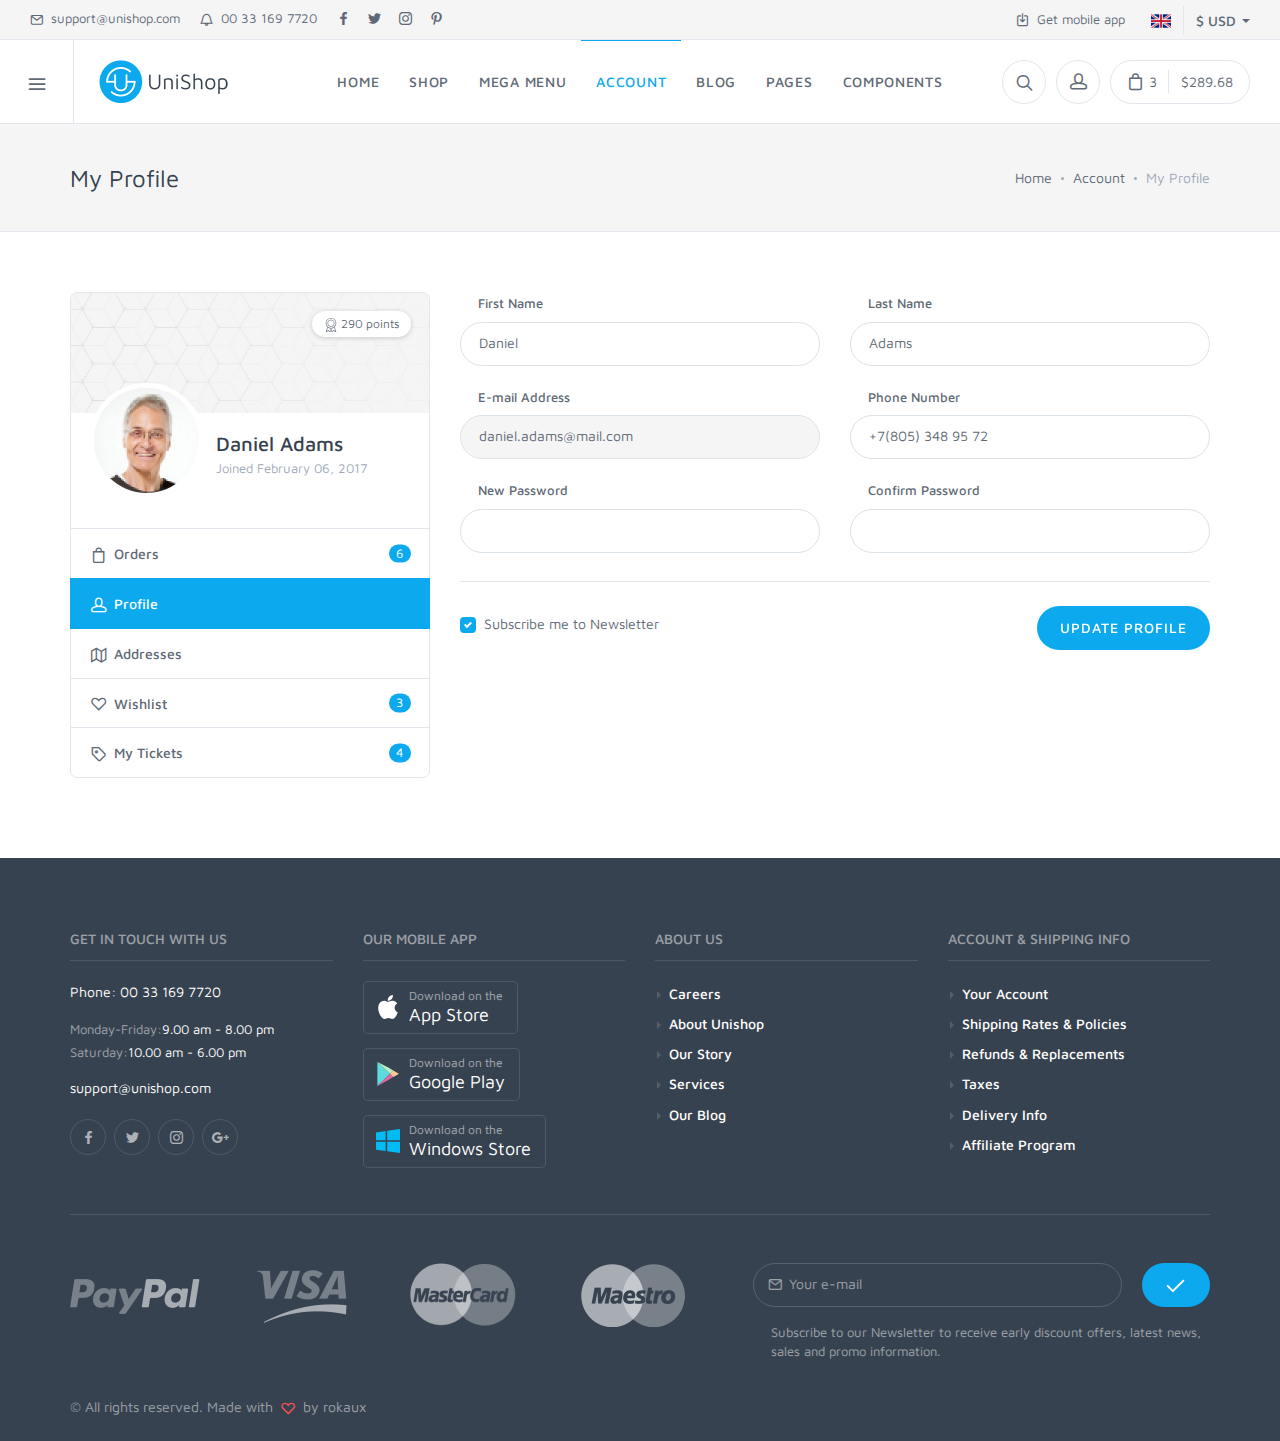
<file: WebContent/account-profile.html>
<!DOCTYPE html>
<html lang="en">
  <head>
    <meta charset="utf-8">
    <title>My Profile
    </title>
    <!-- SEO Meta Tags-->
    <meta name="description" content="Unishop - Universal E-Commerce Template">
    <meta name="keywords" content="shop, e-commerce, modern, flat style, responsive, online store, business, mobile, blog, bootstrap 4, html5, css3, jquery, js, gallery, slider, touch, creative, clean">
    <meta name="author" content="Rokaux">
    <!-- Mobile Specific Meta Tag-->
    <meta name="viewport" content="width=device-width, initial-scale=1.0, maximum-scale=1.0, user-scalable=no">
    <!-- Favicon and Apple Icons-->
    <link rel="icon" type="image/x-icon" href="favicon.ico">
    <link rel="icon" type="image/png" href="favicon.png">
    <link rel="apple-touch-icon" href="touch-icon-iphone.png">
    <link rel="apple-touch-icon" sizes="152x152" href="touch-icon-ipad.png">
    <link rel="apple-touch-icon" sizes="180x180" href="touch-icon-iphone-retina.png">
    <link rel="apple-touch-icon" sizes="167x167" href="touch-icon-ipad-retina.png">
    <!-- Vendor Styles including: Bootstrap, Font Icons, Plugins, etc.-->
    <link rel="stylesheet" media="screen" href="css/vendor.min.css">
    <!-- Main Template Styles-->
    <link id="mainStyles" rel="stylesheet" media="screen" href="css/styles.min.css">
    <!-- Modernizr-->
    <script src="js/modernizr.min.js"></script>
  </head>
  <!-- Body-->
  <body>
    <!-- Off-Canvas Category Menu-->
    <div class="offcanvas-container" id="shop-categories">
      <div class="offcanvas-header">
        <h3 class="offcanvas-title">Shop Categories</h3>
      </div>
      <nav class="offcanvas-menu">
        <ul class="menu">
          <li class="has-children"><span><a href="#">Men's Shoes</a><span class="sub-menu-toggle"></span></span>
            <ul class="offcanvas-submenu">
              <li><a href="#">Sneakers</a></li>
              <li><a href="#">Loafers</a></li>
              <li><a href="#">Boat Shoes</a></li>
              <li><a href="#">Sandals</a></li>
              <li><a href="#">View All</a></li>
            </ul>
          </li>
          <li class="has-children"><span><a href="#">Women's Shoes</a><span class="sub-menu-toggle"></span></span>
            <ul class="offcanvas-submenu">
              <li><a href="#">Sandals</a></li>
              <li><a href="#">Flats</a></li>
              <li><a href="#">Sneakers</a></li>
              <li><a href="#">Heels</a></li>
              <li><a href="#">View All</a></li>
            </ul>
          </li>
          <li class="has-children"><span><a href="#">Men's Clothing</a><span class="sub-menu-toggle"></span></span>
            <ul class="offcanvas-submenu">
              <li><a href="#">Shirts &amp; Tops</a></li>
              <li><a href="#">Pants</a></li>
              <li><a href="#">Jackets</a></li>
              <li><a href="#">View All</a></li>
            </ul>
          </li>
          <li class="has-children"><span><a href="#">Women's Clothing</a><span class="sub-menu-toggle"></span></span>
            <ul class="offcanvas-submenu">
              <li><a href="#">Dresses</a></li>
              <li><a href="#">Shirts &amp; Tops</a></li>
              <li><a href="#">Shorts</a></li>
              <li><a href="#">Swimwear</a></li>
              <li><a href="#">View All</a></li>
            </ul>
          </li>
          <li class="has-children"><span><a href="#">Kid's Shoes</a><span class="sub-menu-toggle"></span></span>
            <ul class="offcanvas-submenu">
              <li><a href="#">Boots</a></li>
              <li><a href="#">Sandals</a></li>
              <li><a href="#">Crib Shoes</a></li>
              <li><a href="#">Loafers</a></li>
              <li><a href="#">View All</a></li>
            </ul>
          </li>
          <li class="has-children"><span><a href="#">Bags</a><span class="sub-menu-toggle"></span></span>
            <ul class="offcanvas-submenu">
              <li><a href="#">Handbags</a></li>
              <li><a href="#">Backpacks</a></li>
              <li><a href="#">Luggage</a></li>
              <li><a href="#">Wallets</a></li>
              <li><a href="#">View All</a></li>
            </ul>
          </li>
          <li class="has-children"><span><a href="#">Accessories</a><span class="sub-menu-toggle"></span></span>
            <ul class="offcanvas-submenu">
              <li><a href="#">Sunglasses</a></li>
              <li><a href="#">Hats</a></li>
              <li><a href="#">Watches</a></li>
              <li><a href="#">Jewelry</a></li>
              <li><a href="#">Belts</a></li>
              <li><a href="#">View All</a></li>
            </ul>
          </li>
        </ul>
      </nav>
    </div>
    <!-- Off-Canvas Mobile Menu-->
    <div class="offcanvas-container" id="mobile-menu"><a class="account-link" href="account-orders.html">
        <div class="user-ava"><img src="img/account/user-ava-md.jpg" alt="Daniel Adams">
        </div>
        <div class="user-info">
          <h6 class="user-name">Daniel Adams</h6><span class="text-sm text-white opacity-60">290 Reward points</span>
        </div></a>
      <nav class="offcanvas-menu">
        <ul class="menu">
          <li class="has-children"><span><a href="index.html"><span>Home</span></a><span class="sub-menu-toggle"></span></span>
            <ul class="offcanvas-submenu">
                <li><a href="index.html">Featured Products Slider</a></li>
                <li><a href="home-featured-categories.html">Featured Categories</a></li>
                <li><a href="home-collection-showcase.html">Products Collection Showcase</a></li>
            </ul>
          </li>
          <li class="has-children"><span><a href="shop-grid-ls.html"><span>Shop</span></a><span class="sub-menu-toggle"></span></span>
            <ul class="offcanvas-submenu">
                <li><a href="shop-categories.html">Shop Categories</a></li>
              <li class="has-children"><span><a href="shop-grid-ls.html"><span>Shop Grid</span></a><span class="sub-menu-toggle"></span></span>
                <ul class="offcanvas-submenu">
                    <li><a href="shop-grid-ls.html">Grid Left Sidebar</a></li>
                    <li><a href="shop-grid-rs.html">Grid Right Sidebar</a></li>
                    <li><a href="shop-grid-ns.html">Grid No Sidebar</a></li>
                </ul>
              </li>
              <li class="has-children"><span><a href="shop-list-ls.html"><span>Shop List</span></a><span class="sub-menu-toggle"></span></span>
                <ul class="offcanvas-submenu">
                    <li><a href="shop-list-ls.html">List Left Sidebar</a></li>
                    <li><a href="shop-list-rs.html">List Right Sidebar</a></li>
                    <li><a href="shop-list-ns.html">List No Sidebar</a></li>
                </ul>
              </li>
                <li><a href="shop-single.html">Single Product</a></li>
                <li><a href="cart.html">Cart</a></li>
                <li><a href="checkout.html">Checkout</a></li>
            </ul>
          </li>
          <li class="has-children"><span><a href="#">Categories</a><span class="sub-menu-toggle"></span></span>
            <ul class="offcanvas-submenu">
              <li class="has-children"><span><a href="#">Men's Shoes</a><span class="sub-menu-toggle"></span></span>
                <ul class="offcanvas-submenu">
                  <li><a href="#">Sneakers</a></li>
                  <li><a href="#">Loafers</a></li>
                  <li><a href="#">Boat Shoes</a></li>
                  <li><a href="#">Sandals</a></li>
                  <li><a href="#">View All</a></li>
                </ul>
              </li>
              <li class="has-children"><span><a href="#">Women's Shoes</a><span class="sub-menu-toggle"></span></span>
                <ul class="offcanvas-submenu">
                  <li><a href="#">Sandals</a></li>
                  <li><a href="#">Flats</a></li>
                  <li><a href="#">Sneakers</a></li>
                  <li><a href="#">Heels</a></li>
                  <li><a href="#">View All</a></li>
                </ul>
              </li>
              <li class="has-children"><span><a href="#">Men's Clothing</a><span class="sub-menu-toggle"></span></span>
                <ul class="offcanvas-submenu">
                  <li><a href="#">Shirts &amp; Tops</a></li>
                  <li><a href="#">Pants</a></li>
                  <li><a href="#">Jackets</a></li>
                  <li><a href="#">View All</a></li>
                </ul>
              </li>
              <li class="has-children"><span><a href="#">Women's Clothing</a><span class="sub-menu-toggle"></span></span>
                <ul class="offcanvas-submenu">
                  <li><a href="#">Dresses</a></li>
                  <li><a href="#">Shirts &amp; Tops</a></li>
                  <li><a href="#">Shorts</a></li>
                  <li><a href="#">Swimwear</a></li>
                  <li><a href="#">View All</a></li>
                </ul>
              </li>
              <li class="has-children"><span><a href="#">Bags</a><span class="sub-menu-toggle"></span></span>
                <ul class="offcanvas-submenu">
                  <li><a href="#">Handbags</a></li>
                  <li><a href="#">Backpacks</a></li>
                  <li><a href="#">Luggage</a></li>
                  <li><a href="#">Wallets</a></li>
                  <li><a href="#">View All</a></li>
                </ul>
              </li>
              <li class="has-children"><span><a href="#">Accessories</a><span class="sub-menu-toggle"></span></span>
                <ul class="offcanvas-submenu">
                  <li><a href="#">Sunglasses</a></li>
                  <li><a href="#">Hats</a></li>
                  <li><a href="#">Watches</a></li>
                  <li><a href="#">Jewelry</a></li>
                  <li><a href="#">Belts</a></li>
                  <li><a href="#">View All</a></li>
                </ul>
              </li>
            </ul>
          </li>
          <li class="has-children active"><span><a href="account-orders.html"><span>Account</span></a><span class="sub-menu-toggle"></span></span>
            <ul class="offcanvas-submenu">
                <li><a href="account-login.html">Login / Register</a></li>
                <li><a href="account-password-recovery.html">Password Recovery</a></li>
                <li><a href="account-orders.html">Orders List</a></li>
                <li><a href="account-wishlist.html">Wishlist</a></li>
                <li class="active"><a href="account-profile.html">Profile Page</a></li>
                <li><a href="account-address.html">Contact / Shipping Address</a></li>
                <li><a href="account-open-ticket.html">Open Ticket</a></li>
                <li><a href="account-tickets.html">My Tickets</a></li>
                <li><a href="account-single-ticket.html">Single Ticket</a></li>
            </ul>
          </li>
          <li class="has-children"><span><a href="blog-rs.html"><span>Blog</span></a><span class="sub-menu-toggle"></span></span>
            <ul class="offcanvas-submenu">
              <li class="has-children"><span><a href="blog-rs.html"><span>Blog Layout</span></a><span class="sub-menu-toggle"></span></span>
                <ul class="offcanvas-submenu">
                    <li><a href="blog-rs.html">Blog Right Sidebar</a></li>
                    <li><a href="blog-ls.html">Blog Left Sidebar</a></li>
                    <li><a href="blog-ns.html">Blog No Sidebar</a></li>
                </ul>
              </li>
              <li class="has-children"><span><a href="blog-single-rs.html"><span>Single Post Layout</span></a><span class="sub-menu-toggle"></span></span>
                <ul class="offcanvas-submenu">
                    <li><a href="blog-single-rs.html">Post Right Sidebar</a></li>
                    <li><a href="blog-single-ls.html">Post Left Sidebar</a></li>
                    <li><a href="blog-single-ns.html">Post No Sidebar</a></li>
                </ul>
              </li>
            </ul>
          </li>
          <li class="has-children"><span><a href="#"><span>Pages</span></a><span class="sub-menu-toggle"></span></span>
            <ul class="offcanvas-submenu">
                <li><a href="about.html">About Us</a></li>
                <li><a href="mobile-app.html">Unishop Mobile App</a></li>
                <li><a href="services.html">Services</a></li>
                <li><a href="contacts.html">Contacts</a></li>
                <li><a href="faq.html">Help / FAQ</a></li>
                <li><a href="order-tracking.html">Order Tracking</a></li>
                <li><a href="search-results.html">Search Results</a></li>
                <li><a href="404.html">404</a></li>
                <li><a href="coming-soon.html">Coming Soon</a></li>
              <li><a class="text-danger" href="docs/dev-setup.html">Documentation</a></li>
            </ul>
          </li>
          <li class="has-children"><span><a href="components/accordion.html"><span>Components</span></a><span class="sub-menu-toggle"></span></span>
            <ul class="offcanvas-submenu">
                <li><a href="components/accordion.html">Accordion</a></li>
                <li><a href="components/alerts.html">Alerts</a></li>
                <li><a href="components/buttons.html">Buttons</a></li>
                <li><a href="components/cards.html">Cards</a></li>
                <li><a href="components/carousel.html">Carousel</a></li>
                <li><a href="components/countdown.html">Countdown</a></li>
                <li><a href="components/forms.html">Forms</a></li>
                <li><a href="components/gallery.html">Gallery</a></li>
                <li><a href="components/google-maps.html">Google Maps</a></li>
                <li><a href="components/images.html">Images &amp; Figures</a></li>
                <li><a href="components/list-group.html">List Group</a></li>
                <li><a href="components/market-social-buttons.html">Market &amp; Social Buttons</a></li>
                <li><a href="components/media.html">Media Object</a></li>
                <li><a href="components/modal.html">Modal</a></li>
                <li><a href="components/pagination.html">Pagination</a></li>
                <li><a href="components/pills.html">Pills</a></li>
                <li><a href="components/progress-bars.html">Progress Bars</a></li>
                <li><a href="components/shop-items.html">Shop Items</a></li>
                <li><a href="components/steps.html">Steps</a></li>
                <li><a href="components/tables.html">Tables</a></li>
                <li><a href="components/tabs.html">Tabs</a></li>
                <li><a href="components/team.html">Team</a></li>
                <li><a href="components/toasts.html">Toast Notifications</a></li>
                <li><a href="components/tooltips-popovers.html">Tooltips &amp; Popovers</a></li>
                <li><a href="components/typography.html">Typography</a></li>
                <li><a href="components/video-player.html">Video Player</a></li>
                <li><a href="components/widgets.html">Widgets</a></li>
            </ul>
          </li>
        </ul>
      </nav>
    </div>
    <!-- Topbar-->
    <div class="topbar">
      <div class="topbar-column"><a class="hidden-md-down" href="mailto:support@unishop.com"><i class="icon-mail"></i>&nbsp; support@unishop.com</a><a class="hidden-md-down" href="tel:00331697720"><i class="icon-bell"></i>&nbsp; 00 33 169 7720</a><a class="social-button sb-facebook shape-none sb-dark" href="#" target="_blank"><i class="socicon-facebook"></i></a><a class="social-button sb-twitter shape-none sb-dark" href="#" target="_blank"><i class="socicon-twitter"></i></a><a class="social-button sb-instagram shape-none sb-dark" href="#" target="_blank"><i class="socicon-instagram"></i></a><a class="social-button sb-pinterest shape-none sb-dark" href="#" target="_blank"><i class="socicon-pinterest"></i></a>
      </div>
      <div class="topbar-column"><a class="hidden-md-down" href="#"><i class="icon-download"></i>&nbsp; Get mobile app</a>
        <div class="lang-currency-switcher-wrap">
          <div class="lang-currency-switcher dropdown-toggle"><span class="language"><img alt="English" src="img/flags/GB.png"></span><span class="currency">$ USD</span></div>
          <div class="dropdown-menu">
            <div class="currency-select">
              <select class="form-control form-control-rounded form-control-sm">
                <option value="usd">$ USD</option>
                <option value="usd">€ EUR</option>
                <option value="usd">£ UKP</option>
                <option value="usd">¥ JPY</option>
              </select>
            </div><a class="dropdown-item" href="#"><img src="img/flags/FR.png" alt="Français">Français</a><a class="dropdown-item" href="#"><img src="img/flags/DE.png" alt="Deutsch">Deutsch</a><a class="dropdown-item" href="#"><img src="img/flags/IT.png" alt="Italiano">Italiano</a>
          </div>
        </div>
      </div>
    </div>
    <!-- Navbar-->
    <!-- Remove "navbar-sticky" class to make navigation bar scrollable with the page.-->
    <header class="navbar navbar-sticky">
      <!-- Search-->
      <form class="site-search" method="get">
        <input type="text" name="site_search" placeholder="Type to search...">
        <div class="search-tools"><span class="clear-search">Clear</span><span class="close-search"><i class="icon-cross"></i></span></div>
      </form>
      <div class="site-branding">
        <div class="inner">
          <!-- Off-Canvas Toggle (#shop-categories)--><a class="offcanvas-toggle cats-toggle" href="#shop-categories" data-toggle="offcanvas"></a>
          <!-- Off-Canvas Toggle (#mobile-menu)--><a class="offcanvas-toggle menu-toggle" href="#mobile-menu" data-toggle="offcanvas"></a>
          <!-- Site Logo--><a class="site-logo" href="index.html"><img src="img/logo/logo.png" alt="Unishop"></a>
        </div>
      </div>
      <!-- Main Navigation-->
      <nav class="site-menu">
        <ul>
          <li class="has-megamenu"><a href="index.html"><span>Home</span></a>
            <ul class="mega-menu">
              <li><a class="d-block img-thumbnail text-center navi-link" href="index.html"><img alt="Featured Products Slider" src="img/mega-menu-home/01.jpg">
                  <h6 class="mt-3">Featured Products Slider</h6></a></li>
              <li><a class="d-block img-thumbnail text-center navi-link" href="home-featured-categories.html"><img alt="Featured Categories" src="img/mega-menu-home/02.jpg">
                  <h6 class="mt-3">Featured Categories</h6></a></li>
              <li><a class="d-block img-thumbnail text-center navi-link" href="home-collection-showcase.html"><img alt="Products Collection Showcase" src="img/mega-menu-home/03.jpg">
                  <h6 class="mt-3">Products Collection Showcase</h6></a></li>
              <li>
                <div class="img-thumbnail text-center"><img alt="More To Come. Stay Tuned!" src="img/mega-menu-home/04.jpg">
                  <h6 class="mt-3">More To Come. Stay Tuned!</h6>
                </div>
              </li>
            </ul>
          </li>
          <li><a href="shop-grid-ls.html"><span>Shop</span></a>
            <ul class="sub-menu">
                <li><a href="shop-categories.html">Shop Categories</a></li>
              <li class="has-children"><a href="shop-grid-ls.html"><span>Shop Grid</span></a>
                <ul class="sub-menu">
                    <li><a href="shop-grid-ls.html">Grid Left Sidebar</a></li>
                    <li><a href="shop-grid-rs.html">Grid Right Sidebar</a></li>
                    <li><a href="shop-grid-ns.html">Grid No Sidebar</a></li>
                </ul>
              </li>
              <li class="has-children"><a href="shop-list-ls.html"><span>Shop List</span></a>
                <ul class="sub-menu">
                    <li><a href="shop-list-ls.html">List Left Sidebar</a></li>
                    <li><a href="shop-list-rs.html">List Right Sidebar</a></li>
                    <li><a href="shop-list-ns.html">List No Sidebar</a></li>
                </ul>
              </li>
                <li><a href="shop-single.html">Single Product</a></li>
                <li><a href="cart.html">Cart</a></li>
              <li class="has-children"><a href="checkout-address.html"><span>Checkout</span></a>
                <ul class="sub-menu">             
                    <li><a href="checkout-address.html">Address</a></li>
                    <li><a href="checkout-shipping.html">Shipping</a></li>
                    <li><a href="checkout-payment.html">Payment</a></li>
                    <li><a href="checkout-review.html">Review</a></li>
                    <li><a href="checkout-complete.html">Complete</a></li>
                </ul>
              </li>
            </ul>
          </li>
          <li class="has-megamenu"><a href="#"><span>Mega Menu</span></a>
            <ul class="mega-menu">
              <li><span class="mega-menu-title">Top Categories</span>
                <ul class="sub-menu">
                  <li><a href="#">Men's Shoes</a></li>
                  <li><a href="#">Women's Shoes</a></li>
                  <li><a href="#">Shirts and Tops</a></li>
                  <li><a href="#">Swimwear</a></li>
                  <li><a href="#">Shorts and Pants</a></li>
                  <li><a href="#">Accessories</a></li>
                </ul>
              </li>
              <li><span class="mega-menu-title">Specialty Shops</span>
                <ul class="sub-menu">
                  <li><a href="#">Junior's Shop</a></li>
                  <li><a href="#">Swim Shop</a></li>
                  <li><a href="#">Athletic Shop</a></li>
                  <li><a href="#">Outdoor Shop</a></li>
                  <li><a href="#">Luxury Shop</a></li>
                  <li><a href="#">Accessories Shop</a></li>
                </ul>
              </li>
              <li>
                <section class="promo-box" style="background-image: url(img/banners/02.jpg);"><span class="overlay-dark" style="opacity: .4;"></span>
                  <div class="promo-box-content text-center padding-top-2x padding-bottom-2x">
                    <h4 class="text-light text-thin text-shadow">New Collection of</h4>
                    <h3 class="text-bold text-light text-shadow">Sunglasses</h3><a class="btn btn-sm btn-primary" href="#">Shop Now</a>
                  </div>
                </section>
              </li>
              <li>
                <section class="promo-box" style="background-image: url(img/banners/03.jpg);">
                  <!-- Choose between .overlay-dark (#000) or .overlay-light (#fff) with default opacity of 50%. You can overrride default color and opacity values via 'style' attribute.--><span class="overlay-dark" style="opacity: .45;"></span>
                  <div class="promo-box-content text-center padding-top-2x padding-bottom-2x">
                    <h3 class="text-bold text-light text-shadow">Limited Offer</h3>
                    <h4 class="text-light text-thin text-shadow">save up to 50%!</h4><a class="btn btn-sm btn-primary" href="#">Learn More</a>
                  </div>
                </section>
              </li>
            </ul>
          </li>
          <li class="active"><a href="account-orders.html"><span>Account</span></a>
            <ul class="sub-menu">
                <li><a href="account-login.html">Login / Register</a></li>
                <li><a href="account-password-recovery.html">Password Recovery</a></li>
                <li><a href="account-orders.html">Orders List</a></li>
                <li><a href="account-wishlist.html">Wishlist</a></li>
                <li class="active"><a href="account-profile.html">Profile Page</a></li>
                <li><a href="account-address.html">Contact / Shipping Address</a></li>
                <li><a href="account-tickets.html">My Tickets</a></li>
                <li><a href="account-single-ticket.html">Single Ticket</a></li>
            </ul>
          </li>
          <li><a href="blog-rs.html"><span>Blog</span></a>
            <ul class="sub-menu">
              <li class="has-children"><a href="blog-rs.html"><span>Blog Layout</span></a>
                <ul class="sub-menu">
                    <li><a href="blog-rs.html">Blog Right Sidebar</a></li>
                    <li><a href="blog-ls.html">Blog Left Sidebar</a></li>
                    <li><a href="blog-ns.html">Blog No Sidebar</a></li>
                </ul>
              </li>
              <li class="has-children"><a href="blog-single-rs.html"><span>Single Post Layout</span></a>
                <ul class="sub-menu">
                    <li><a href="blog-single-rs.html">Post Right Sidebar</a></li>
                    <li><a href="blog-single-ls.html">Post Left Sidebar</a></li>
                    <li><a href="blog-single-ns.html">Post No Sidebar</a></li>
                </ul>
              </li>
            </ul>
          </li>
          <li><a href="#"><span>Pages</span></a>
            <ul class="sub-menu">
                <li><a href="about.html">About Us</a></li>
                <li><a href="contacts.html">Contacts</a></li>
                <li><a href="faq.html">Help / FAQ</a></li>
                <li><a href="order-tracking.html">Order Tracking</a></li>
                <li><a href="search-results.html">Search Results</a></li>
                <li><a href="404.html">404 Not Found</a></li>
                <li><a href="coming-soon.html">Coming Soon</a></li>
              <li><a class="text-danger" href="docs/dev-setup.html">Documentation</a></li>
            </ul>
          </li>
          <li class="has-megamenu"><a href="components/accordion.html"><span>Components</span></a>
            <ul class="mega-menu">
              <li><span class="mega-menu-title">A - F</span>
                  <ul class="sub-menu">
                    <li><a href="components/accordion.html">Accordion</a></li>
                    <li><a href="components/alerts.html">Alerts</a></li>
                    <li><a href="components/buttons.html">Buttons</a></li>
                    <li><a href="components/cards.html">Cards</a></li>
                    <li><a href="components/carousel.html">Carousel</a></li>
                    <li><a href="components/countdown.html">Countdown</a></li>
                    <li><a href="components/forms.html">Forms</a></li>
                  </ul>
              </li>
              <li><span class="mega-menu-title">G - M</span>
                  <ul class="sub-menu">
                    <li><a href="components/gallery.html">Gallery</a></li>
                    <li><a href="components/google-maps.html">Google Maps</a></li>
                    <li><a href="components/images.html">Images &amp; Figures</a></li>
                    <li><a href="components/list-group.html">List Group</a></li>
                    <li><a href="components/market-social-buttons.html">Market &amp; Social Buttons</a></li>
                    <li><a href="components/media.html">Media Object</a></li>
                    <li><a href="components/modal.html">Modal</a></li>
                  </ul>
              </li>
              <li><span class="mega-menu-title">P - T</span>
                  <ul class="sub-menu">
                    <li><a href="components/pagination.html">Pagination</a></li>
                    <li><a href="components/pills.html">Pills</a></li>
                    <li><a href="components/progress-bars.html">Progress Bars</a></li>
                    <li><a href="components/shop-items.html">Shop Items</a></li>
                    <li><a href="components/steps.html">Steps</a></li>
                    <li><a href="components/tables.html">Tables</a></li>
                    <li><a href="components/tabs.html">Tabs</a></li>
                  </ul>
              </li>
              <li><span class="mega-menu-title">T - W</span>
                  <ul class="sub-menu">
                    <li><a href="components/team.html">Team</a></li>
                    <li><a href="components/toasts.html">Toast Notifications</a></li>
                    <li><a href="components/tooltips-popovers.html">Tooltips &amp; Popovers</a></li>
                    <li><a href="components/typography.html">Typography</a></li>
                    <li><a href="components/video-player.html">Video Player</a></li>
                    <li><a href="components/widgets.html">Widgets</a></li>
                  </ul>
              </li>
            </ul>
          </li>
        </ul>
      </nav>
      <!-- Toolbar-->
      <div class="toolbar">
        <div class="inner">
          <div class="tools">
            <div class="search"><i class="icon-search"></i></div>
            <div class="account"><a href="account-orders.html"></a><i class="icon-head"></i>
              <ul class="toolbar-dropdown">
                <li class="sub-menu-user">
                  <div class="user-ava"><img src="img/account/user-ava-sm.jpg" alt="Daniel Adams">
                  </div>
                  <div class="user-info">
                    <h6 class="user-name">Daniel Adams</h6><span class="text-xs text-muted">290 Reward points</span>
                  </div>
                </li>
                  <li><a href="account-profile.html">My Profile</a></li>
                  <li><a href="account-orders.html">Orders List</a></li>
                  <li><a href="account-wishlist.html">Wishlist</a></li>
                <li class="sub-menu-separator"></li>
                <li><a href="#"> <i class="icon-unlock"></i>Logout</a></li>
              </ul>
            </div>
            <div class="cart"><a href="cart.html"></a><i class="icon-bag"></i><span class="count">3</span><span class="subtotal">$289.68</span>
              <div class="toolbar-dropdown">
                <div class="dropdown-product-item"><span class="dropdown-product-remove"><i class="icon-cross"></i></span><a class="dropdown-product-thumb" href="shop-single.html"><img src="img/cart-dropdown/01.jpg" alt="Product"></a>
                  <div class="dropdown-product-info"><a class="dropdown-product-title" href="shop-single.html">Unionbay Park</a><span class="dropdown-product-details">1 x $43.90</span></div>
                </div>
                <div class="dropdown-product-item"><span class="dropdown-product-remove"><i class="icon-cross"></i></span><a class="dropdown-product-thumb" href="shop-single.html"><img src="img/cart-dropdown/02.jpg" alt="Product"></a>
                  <div class="dropdown-product-info"><a class="dropdown-product-title" href="shop-single.html">Daily Fabric Cap</a><span class="dropdown-product-details">2 x $24.89</span></div>
                </div>
                <div class="dropdown-product-item"><span class="dropdown-product-remove"><i class="icon-cross"></i></span><a class="dropdown-product-thumb" href="shop-single.html"><img src="img/cart-dropdown/03.jpg" alt="Product"></a>
                  <div class="dropdown-product-info"><a class="dropdown-product-title" href="shop-single.html">Haan Crossbody</a><span class="dropdown-product-details">1 x $200.00</span></div>
                </div>
                <div class="toolbar-dropdown-group">
                  <div class="column"><span class="text-lg">Total:</span></div>
                  <div class="column text-right"><span class="text-lg text-medium">$289.68&nbsp;</span></div>
                </div>
                <div class="toolbar-dropdown-group">
                  <div class="column"><a class="btn btn-sm btn-block btn-secondary" href="cart.html">View Cart</a></div>
                  <div class="column"><a class="btn btn-sm btn-block btn-success" href="checkout-address.html">Checkout</a></div>
                </div>
              </div>
            </div>
          </div>
        </div>
      </div>
    </header>
    <!-- Off-Canvas Wrapper-->
    <div class="offcanvas-wrapper">
      <!-- Page Title-->
      <div class="page-title">
        <div class="container">
          <div class="column">
            <h1>My Profile</h1>
          </div>
          <div class="column">
            <ul class="breadcrumbs">
              <li><a href="index.html">Home</a>
              </li>
              <li class="separator">&nbsp;</li>
              <li><a href="account-orders.html">Account</a>
              </li>
              <li class="separator">&nbsp;</li>
              <li>My Profile</li>
            </ul>
          </div>
        </div>
      </div>
      <!-- Page Content-->
      <div class="container padding-bottom-3x mb-2">
        <div class="row">
          <div class="col-lg-4">
            <aside class="user-info-wrapper">
              <div class="user-cover" style="background-image: url(img/account/user-cover-img.jpg);">
                <div class="info-label" data-toggle="tooltip" title="You currently have 290 Reward Points to spend"><i class="icon-medal"></i>290 points</div>
              </div>
              <div class="user-info">
                <div class="user-avatar"><a class="edit-avatar" href="#"></a><img src="img/account/user-ava.jpg" alt="User"></div>
                <div class="user-data">
                  <h4>Daniel Adams</h4><span>Joined February 06, 2017</span>
                </div>
              </div>
            </aside>
            <nav class="list-group"><a class="list-group-item with-badge" href="account-orders.html"><i class="icon-bag"></i>Orders<span class="badge badge-primary badge-pill">6</span></a><a class="list-group-item active" href="account-profile.html"><i class="icon-head"></i>Profile</a><a class="list-group-item" href="account-address.html"><i class="icon-map"></i>Addresses</a><a class="list-group-item with-badge" href="account-wishlist.html"><i class="icon-heart"></i>Wishlist<span class="badge badge-primary badge-pill">3</span></a><a class="list-group-item with-badge" href="account-tickets.html"><i class="icon-tag"></i>My Tickets<span class="badge badge-primary badge-pill">4</span></a></nav>
          </div>
          <div class="col-lg-8">
            <div class="padding-top-2x mt-2 hidden-lg-up"></div>
            <form class="row">
              <div class="col-md-6">
                <div class="form-group">
                  <label for="account-fn">First Name</label>
                  <input class="form-control" type="text" id="account-fn" value="Daniel" required>
                </div>
              </div>
              <div class="col-md-6">
                <div class="form-group">
                  <label for="account-ln">Last Name</label>
                  <input class="form-control" type="text" id="account-ln" value="Adams" required>
                </div>
              </div>
              <div class="col-md-6">
                <div class="form-group">
                  <label for="account-email">E-mail Address</label>
                  <input class="form-control" type="email" id="account-email" value="daniel.adams@mail.com" disabled>
                </div>
              </div>
              <div class="col-md-6">
                <div class="form-group">
                  <label for="account-phone">Phone Number</label>
                  <input class="form-control" type="text" id="account-phone" value="+7(805) 348 95 72" required>
                </div>
              </div>
              <div class="col-md-6">
                <div class="form-group">
                  <label for="account-pass">New Password</label>
                  <input class="form-control" type="password" id="account-pass">
                </div>
              </div>
              <div class="col-md-6">
                <div class="form-group">
                  <label for="account-confirm-pass">Confirm Password</label>
                  <input class="form-control" type="password" id="account-confirm-pass">
                </div>
              </div>
              <div class="col-12">
                <hr class="mt-2 mb-3">
                <div class="d-flex flex-wrap justify-content-between align-items-center">
                  <div class="custom-control custom-checkbox d-block">
                    <input class="custom-control-input" type="checkbox" id="subscribe_me" checked>
                    <label class="custom-control-label" for="subscribe_me">Subscribe me to Newsletter</label>
                  </div>
                  <button class="btn btn-primary margin-right-none" type="button" data-toast data-toast-position="topRight" data-toast-type="success" data-toast-icon="icon-circle-check" data-toast-title="Success!" data-toast-message="Your profile updated successfuly.">Update Profile</button>
                </div>
              </div>
            </form>
          </div>
        </div>
      </div>
      <!-- Site Footer-->
      <footer class="site-footer">
        <div class="container">
          <div class="row">
            <div class="col-lg-3 col-md-6">
              <!-- Contact Info-->
              <section class="widget widget-light-skin">
                <h3 class="widget-title">Get In Touch With Us</h3>
                <p class="text-white">Phone: 00 33 169 7720</p>
                <ul class="list-unstyled text-sm text-white">
                  <li><span class="opacity-50">Monday-Friday:</span>9.00 am - 8.00 pm</li>
                  <li><span class="opacity-50">Saturday:</span>10.00 am - 6.00 pm</li>
                </ul>
                <p><a class="navi-link-light" href="#">support@unishop.com</a></p><a class="social-button shape-circle sb-facebook sb-light-skin" href="#"><i class="socicon-facebook"></i></a><a class="social-button shape-circle sb-twitter sb-light-skin" href="#"><i class="socicon-twitter"></i></a><a class="social-button shape-circle sb-instagram sb-light-skin" href="#"><i class="socicon-instagram"></i></a><a class="social-button shape-circle sb-google-plus sb-light-skin" href="#"><i class="socicon-googleplus"></i></a>
              </section>
            </div>
            <div class="col-lg-3 col-md-6">
              <!-- Mobile App Buttons-->
              <section class="widget widget-light-skin">
                <h3 class="widget-title">Our Mobile App</h3><a class="market-button apple-button mb-light-skin" href="#"><span class="mb-subtitle">Download on the</span><span class="mb-title">App Store</span></a><a class="market-button google-button mb-light-skin" href="#"><span class="mb-subtitle">Download on the</span><span class="mb-title">Google Play</span></a><a class="market-button windows-button mb-light-skin" href="#"><span class="mb-subtitle">Download on the</span><span class="mb-title">Windows Store</span></a>
              </section>
            </div>
            <div class="col-lg-3 col-md-6">
              <!-- About Us-->
              <section class="widget widget-links widget-light-skin">
                <h3 class="widget-title">About Us</h3>
                <ul>
                  <li><a href="#">Careers</a></li>
                  <li><a href="#">About Unishop</a></li>
                  <li><a href="#">Our Story</a></li>
                  <li><a href="#">Services</a></li>
                  <li><a href="#">Our Blog</a></li>
                </ul>
              </section>
            </div>
            <div class="col-lg-3 col-md-6">
              <!-- Account / Shipping Info-->
              <section class="widget widget-links widget-light-skin">
                <h3 class="widget-title">Account &amp; Shipping Info</h3>
                <ul>
                  <li><a href="#">Your Account</a></li>
                  <li><a href="#">Shipping Rates & Policies</a></li>
                  <li><a href="#">Refunds & Replacements</a></li>
                  <li><a href="#">Taxes</a></li>
                  <li><a href="#">Delivery Info</a></li>
                  <li><a href="#">Affiliate Program</a></li>
                </ul>
              </section>
            </div>
          </div>
          <hr class="hr-light mt-2 margin-bottom-2x">
          <div class="row">
            <div class="col-md-7 padding-bottom-1x">
              <!-- Payment Methods-->
              <div class="margin-bottom-1x" style="max-width: 615px;"><img src="img/payment_methods.png" alt="Payment Methods">
              </div>
            </div>
            <div class="col-md-5 padding-bottom-1x">
              <div class="margin-top-1x hidden-md-up"></div>
              <!--Subscription-->
              <form class="subscribe-form" action="//rokaux.us12.list-manage.com/subscribe/post?u=c7103e2c981361a6639545bd5&amp;amp;id=1194bb7544" method="post" target="_blank" novalidate>
                <div class="clearfix">
                  <div class="input-group input-light">
                    <input class="form-control" type="email" name="EMAIL" placeholder="Your e-mail"><span class="input-group-addon"><i class="icon-mail"></i></span>
                  </div>
                  <!-- real people should not fill this in and expect good things - do not remove this or risk form bot signups-->
                  <div style="position: absolute; left: -5000px;" aria-hidden="true">
                    <input type="text" name="b_c7103e2c981361a6639545bd5_1194bb7544" tabindex="-1">
                  </div>
                  <button class="btn btn-primary" type="submit"><i class="icon-check"></i></button>
                </div><span class="form-text text-sm text-white opacity-50">Subscribe to our Newsletter to receive early discount offers, latest news, sales and promo information.</span>
              </form>
            </div>
          </div>
          <!-- Copyright-->
          <p class="footer-copyright">© All rights reserved. Made with &nbsp;<i class="icon-heart text-danger"></i><a href="http://rokaux.com/" target="_blank"> &nbsp;by rokaux</a></p>
        </div>
      </footer>
    </div>
    <!-- Back To Top Button--><a class="scroll-to-top-btn" href="#"><i class="icon-arrow-up"></i></a>
    <!-- Backdrop-->
    <div class="site-backdrop"></div>
    <!-- JavaScript (jQuery) libraries, plugins and custom scripts-->
    <script src="js/vendor.min.js"></script>
    <script src="js/scripts.min.js"></script>
  </body>
</html>
</file>
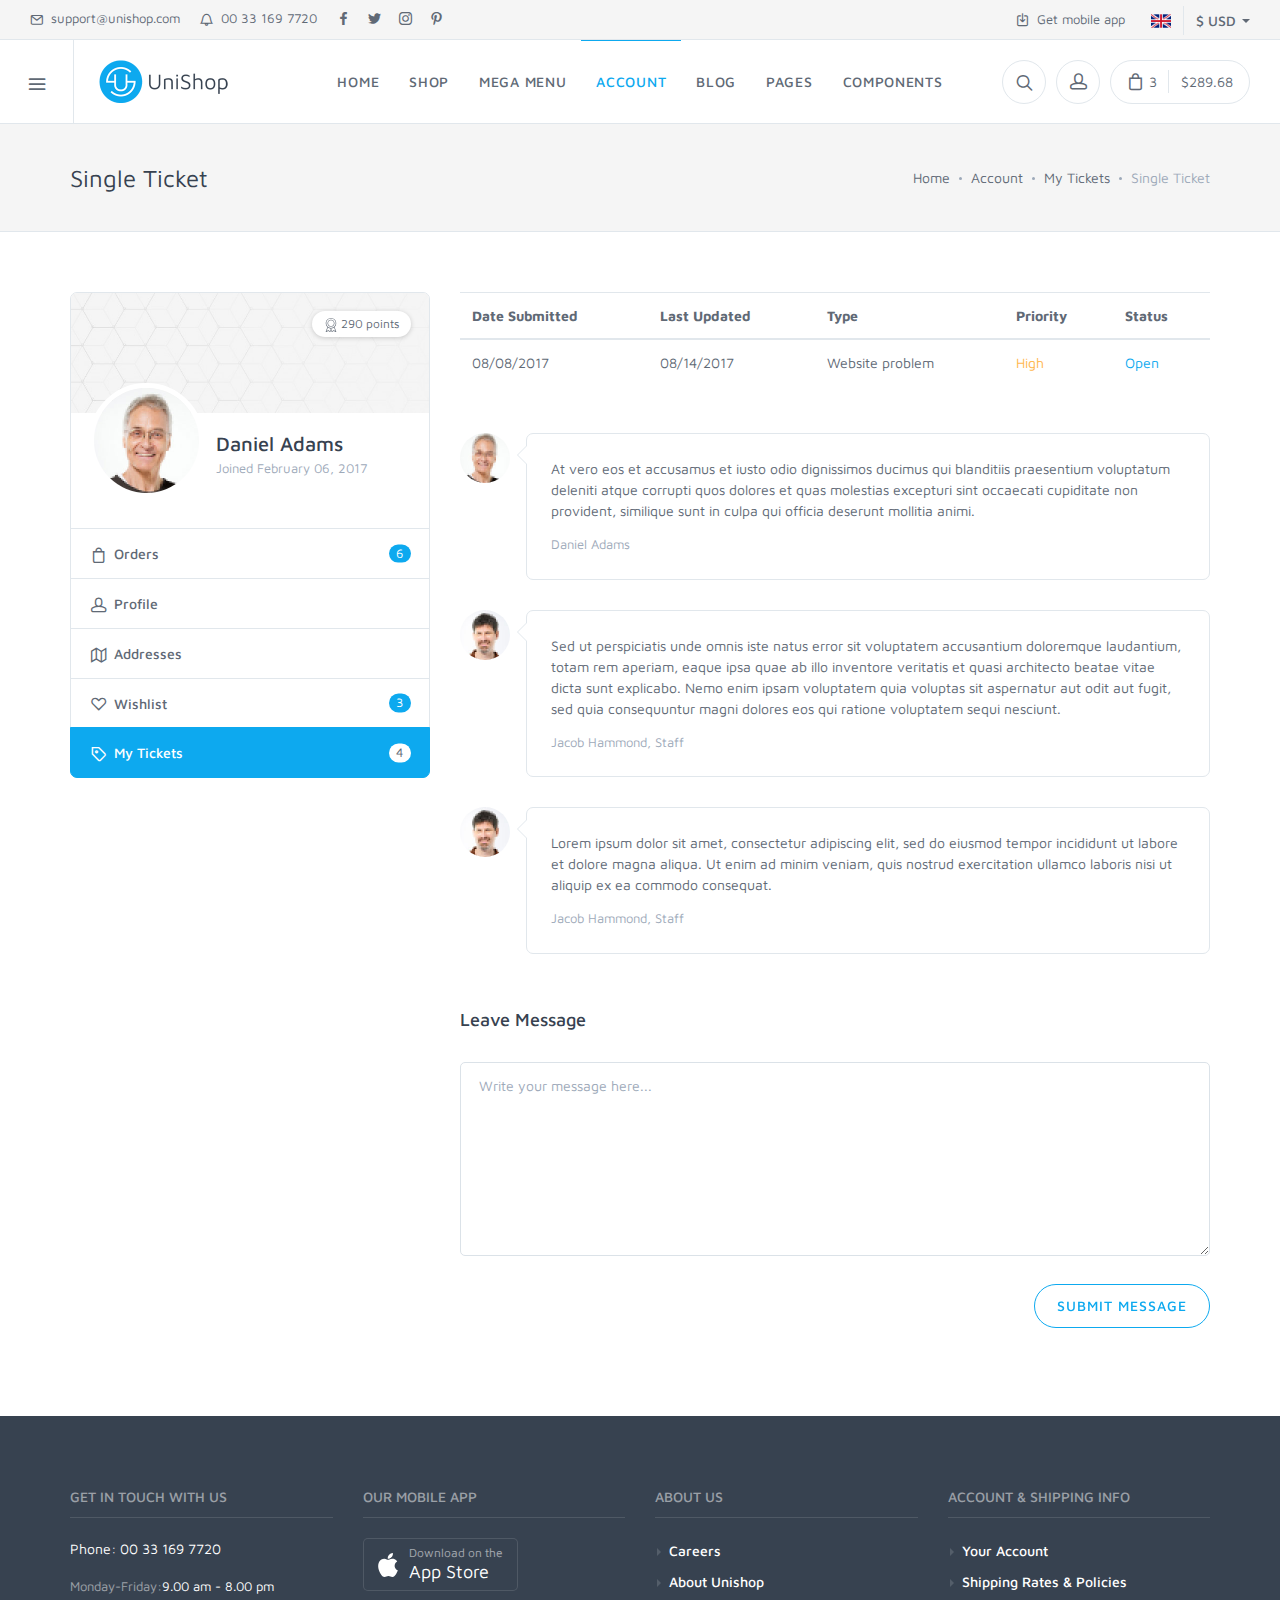
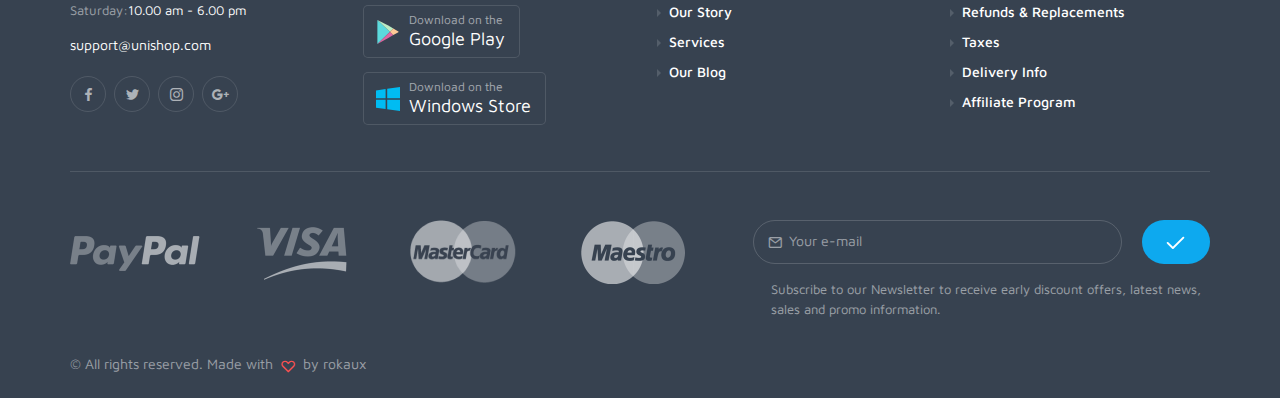
<file: WebContent/account-single-ticket.html>
<!DOCTYPE html>
<html lang="en">
  <head>
    <meta charset="utf-8">
    <title>Single Ticket
    </title>
    <!-- SEO Meta Tags-->
    <meta name="description" content="Unishop - Universal E-Commerce Template">
    <meta name="keywords" content="shop, e-commerce, modern, flat style, responsive, online store, business, mobile, blog, bootstrap 4, html5, css3, jquery, js, gallery, slider, touch, creative, clean">
    <meta name="author" content="Rokaux">
    <!-- Mobile Specific Meta Tag-->
    <meta name="viewport" content="width=device-width, initial-scale=1.0, maximum-scale=1.0, user-scalable=no">
    <!-- Favicon and Apple Icons-->
    <link rel="icon" type="image/x-icon" href="favicon.ico">
    <link rel="icon" type="image/png" href="favicon.png">
    <link rel="apple-touch-icon" href="touch-icon-iphone.png">
    <link rel="apple-touch-icon" sizes="152x152" href="touch-icon-ipad.png">
    <link rel="apple-touch-icon" sizes="180x180" href="touch-icon-iphone-retina.png">
    <link rel="apple-touch-icon" sizes="167x167" href="touch-icon-ipad-retina.png">
    <!-- Vendor Styles including: Bootstrap, Font Icons, Plugins, etc.-->
    <link rel="stylesheet" media="screen" href="css/vendor.min.css">
    <!-- Main Template Styles-->
    <link id="mainStyles" rel="stylesheet" media="screen" href="css/styles.min.css">
    <!-- Modernizr-->
    <script src="js/modernizr.min.js"></script>
  </head>
  <!-- Body-->
  <body>
    <!-- Open Ticket Modal-->
    <form class="modal fade" method="post" id="openTicket" tabindex="-1">
      <div class="modal-dialog modal-lg">
        <div class="modal-content">
          <div class="modal-header">
            <h4 class="modal-title">Submit New Ticket</h4>
            <button class="close" type="button" data-dismiss="modal" aria-label="Close"><span aria-hidden="true">&times;</span></button>
          </div>
          <div class="modal-body">
            <p class="text-muted">We normally respond tickets within 2 business days.</p>
            <div class="form-group">
              <label for="ticket-subject">Subject</label>
              <input class="form-control" type="text" id="ticket-subject" required>
            </div>
            <div class="row">
              <div class="col-sm-6">
                <div class="form-group">
                  <label for="ticket-type">Type</label>
                  <select class="form-control" id="ticket-type">
                    <option>Choose type</option>
                    <option>Website problem</option>
                    <option>Partner request</option>
                    <option>Complaint</option>
                    <option>Info inquiry</option>
                  </select>
                </div>
              </div>
              <div class="col-sm-6">
                <div class="form-group">
                  <label for="ticket-priority">Priority</label>
                  <select class="form-control" id="ticket-priority">
                    <option>How urgent is your issue?</option>
                    <option>Urgent</option>
                    <option>High</option>
                    <option>Medium</option>
                    <option>Low</option>
                  </select>
                </div>
              </div>
            </div>
            <div class="form-group">
              <label for="ticket-description">Description</label>
              <textarea class="form-control" id="ticket-description" rows="8" required></textarea>
            </div>
            <div class="custom-file mb-3">
              <input class="custom-file-input" type="file" id="file-input">
              <label class="custom-file-label" for="file-input">Choose file...</label>
            </div>
          </div>
          <div class="modal-footer">
            <button class="btn btn-primary" type="submit">Submit Ticket</button>
          </div>
        </div>
      </div>
    </form>
    <!-- Off-Canvas Category Menu-->
    <div class="offcanvas-container" id="shop-categories">
      <div class="offcanvas-header">
        <h3 class="offcanvas-title">Shop Categories</h3>
      </div>
      <nav class="offcanvas-menu">
        <ul class="menu">
          <li class="has-children"><span><a href="#">Men's Shoes</a><span class="sub-menu-toggle"></span></span>
            <ul class="offcanvas-submenu">
              <li><a href="#">Sneakers</a></li>
              <li><a href="#">Loafers</a></li>
              <li><a href="#">Boat Shoes</a></li>
              <li><a href="#">Sandals</a></li>
              <li><a href="#">View All</a></li>
            </ul>
          </li>
          <li class="has-children"><span><a href="#">Women's Shoes</a><span class="sub-menu-toggle"></span></span>
            <ul class="offcanvas-submenu">
              <li><a href="#">Sandals</a></li>
              <li><a href="#">Flats</a></li>
              <li><a href="#">Sneakers</a></li>
              <li><a href="#">Heels</a></li>
              <li><a href="#">View All</a></li>
            </ul>
          </li>
          <li class="has-children"><span><a href="#">Men's Clothing</a><span class="sub-menu-toggle"></span></span>
            <ul class="offcanvas-submenu">
              <li><a href="#">Shirts &amp; Tops</a></li>
              <li><a href="#">Pants</a></li>
              <li><a href="#">Jackets</a></li>
              <li><a href="#">View All</a></li>
            </ul>
          </li>
          <li class="has-children"><span><a href="#">Women's Clothing</a><span class="sub-menu-toggle"></span></span>
            <ul class="offcanvas-submenu">
              <li><a href="#">Dresses</a></li>
              <li><a href="#">Shirts &amp; Tops</a></li>
              <li><a href="#">Shorts</a></li>
              <li><a href="#">Swimwear</a></li>
              <li><a href="#">View All</a></li>
            </ul>
          </li>
          <li class="has-children"><span><a href="#">Kid's Shoes</a><span class="sub-menu-toggle"></span></span>
            <ul class="offcanvas-submenu">
              <li><a href="#">Boots</a></li>
              <li><a href="#">Sandals</a></li>
              <li><a href="#">Crib Shoes</a></li>
              <li><a href="#">Loafers</a></li>
              <li><a href="#">View All</a></li>
            </ul>
          </li>
          <li class="has-children"><span><a href="#">Bags</a><span class="sub-menu-toggle"></span></span>
            <ul class="offcanvas-submenu">
              <li><a href="#">Handbags</a></li>
              <li><a href="#">Backpacks</a></li>
              <li><a href="#">Luggage</a></li>
              <li><a href="#">Wallets</a></li>
              <li><a href="#">View All</a></li>
            </ul>
          </li>
          <li class="has-children"><span><a href="#">Accessories</a><span class="sub-menu-toggle"></span></span>
            <ul class="offcanvas-submenu">
              <li><a href="#">Sunglasses</a></li>
              <li><a href="#">Hats</a></li>
              <li><a href="#">Watches</a></li>
              <li><a href="#">Jewelry</a></li>
              <li><a href="#">Belts</a></li>
              <li><a href="#">View All</a></li>
            </ul>
          </li>
        </ul>
      </nav>
    </div>
    <!-- Off-Canvas Mobile Menu-->
    <div class="offcanvas-container" id="mobile-menu"><a class="account-link" href="account-orders.html">
        <div class="user-ava"><img src="img/account/user-ava-md.jpg" alt="Daniel Adams">
        </div>
        <div class="user-info">
          <h6 class="user-name">Daniel Adams</h6><span class="text-sm text-white opacity-60">290 Reward points</span>
        </div></a>
      <nav class="offcanvas-menu">
        <ul class="menu">
          <li class="has-children"><span><a href="index.html"><span>Home</span></a><span class="sub-menu-toggle"></span></span>
            <ul class="offcanvas-submenu">
                <li><a href="index.html">Featured Products Slider</a></li>
                <li><a href="home-featured-categories.html">Featured Categories</a></li>
                <li><a href="home-collection-showcase.html">Products Collection Showcase</a></li>
            </ul>
          </li>
          <li class="has-children"><span><a href="shop-grid-ls.html"><span>Shop</span></a><span class="sub-menu-toggle"></span></span>
            <ul class="offcanvas-submenu">
                <li><a href="shop-categories.html">Shop Categories</a></li>
              <li class="has-children"><span><a href="shop-grid-ls.html"><span>Shop Grid</span></a><span class="sub-menu-toggle"></span></span>
                <ul class="offcanvas-submenu">
                    <li><a href="shop-grid-ls.html">Grid Left Sidebar</a></li>
                    <li><a href="shop-grid-rs.html">Grid Right Sidebar</a></li>
                    <li><a href="shop-grid-ns.html">Grid No Sidebar</a></li>
                </ul>
              </li>
              <li class="has-children"><span><a href="shop-list-ls.html"><span>Shop List</span></a><span class="sub-menu-toggle"></span></span>
                <ul class="offcanvas-submenu">
                    <li><a href="shop-list-ls.html">List Left Sidebar</a></li>
                    <li><a href="shop-list-rs.html">List Right Sidebar</a></li>
                    <li><a href="shop-list-ns.html">List No Sidebar</a></li>
                </ul>
              </li>
                <li><a href="shop-single.html">Single Product</a></li>
                <li><a href="cart.html">Cart</a></li>
                <li><a href="checkout.html">Checkout</a></li>
            </ul>
          </li>
          <li class="has-children"><span><a href="#">Categories</a><span class="sub-menu-toggle"></span></span>
            <ul class="offcanvas-submenu">
              <li class="has-children"><span><a href="#">Men's Shoes</a><span class="sub-menu-toggle"></span></span>
                <ul class="offcanvas-submenu">
                  <li><a href="#">Sneakers</a></li>
                  <li><a href="#">Loafers</a></li>
                  <li><a href="#">Boat Shoes</a></li>
                  <li><a href="#">Sandals</a></li>
                  <li><a href="#">View All</a></li>
                </ul>
              </li>
              <li class="has-children"><span><a href="#">Women's Shoes</a><span class="sub-menu-toggle"></span></span>
                <ul class="offcanvas-submenu">
                  <li><a href="#">Sandals</a></li>
                  <li><a href="#">Flats</a></li>
                  <li><a href="#">Sneakers</a></li>
                  <li><a href="#">Heels</a></li>
                  <li><a href="#">View All</a></li>
                </ul>
              </li>
              <li class="has-children"><span><a href="#">Men's Clothing</a><span class="sub-menu-toggle"></span></span>
                <ul class="offcanvas-submenu">
                  <li><a href="#">Shirts &amp; Tops</a></li>
                  <li><a href="#">Pants</a></li>
                  <li><a href="#">Jackets</a></li>
                  <li><a href="#">View All</a></li>
                </ul>
              </li>
              <li class="has-children"><span><a href="#">Women's Clothing</a><span class="sub-menu-toggle"></span></span>
                <ul class="offcanvas-submenu">
                  <li><a href="#">Dresses</a></li>
                  <li><a href="#">Shirts &amp; Tops</a></li>
                  <li><a href="#">Shorts</a></li>
                  <li><a href="#">Swimwear</a></li>
                  <li><a href="#">View All</a></li>
                </ul>
              </li>
              <li class="has-children"><span><a href="#">Bags</a><span class="sub-menu-toggle"></span></span>
                <ul class="offcanvas-submenu">
                  <li><a href="#">Handbags</a></li>
                  <li><a href="#">Backpacks</a></li>
                  <li><a href="#">Luggage</a></li>
                  <li><a href="#">Wallets</a></li>
                  <li><a href="#">View All</a></li>
                </ul>
              </li>
              <li class="has-children"><span><a href="#">Accessories</a><span class="sub-menu-toggle"></span></span>
                <ul class="offcanvas-submenu">
                  <li><a href="#">Sunglasses</a></li>
                  <li><a href="#">Hats</a></li>
                  <li><a href="#">Watches</a></li>
                  <li><a href="#">Jewelry</a></li>
                  <li><a href="#">Belts</a></li>
                  <li><a href="#">View All</a></li>
                </ul>
              </li>
            </ul>
          </li>
          <li class="has-children active"><span><a href="account-orders.html"><span>Account</span></a><span class="sub-menu-toggle"></span></span>
            <ul class="offcanvas-submenu">
                <li><a href="account-login.html">Login / Register</a></li>
                <li><a href="account-password-recovery.html">Password Recovery</a></li>
                <li><a href="account-orders.html">Orders List</a></li>
                <li><a href="account-wishlist.html">Wishlist</a></li>
                <li><a href="account-profile.html">Profile Page</a></li>
                <li><a href="account-address.html">Contact / Shipping Address</a></li>
                <li><a href="account-open-ticket.html">Open Ticket</a></li>
                <li><a href="account-tickets.html">My Tickets</a></li>
                <li class="active"><a href="account-single-ticket.html">Single Ticket</a></li>
            </ul>
          </li>
          <li class="has-children"><span><a href="blog-rs.html"><span>Blog</span></a><span class="sub-menu-toggle"></span></span>
            <ul class="offcanvas-submenu">
              <li class="has-children"><span><a href="blog-rs.html"><span>Blog Layout</span></a><span class="sub-menu-toggle"></span></span>
                <ul class="offcanvas-submenu">
                    <li><a href="blog-rs.html">Blog Right Sidebar</a></li>
                    <li><a href="blog-ls.html">Blog Left Sidebar</a></li>
                    <li><a href="blog-ns.html">Blog No Sidebar</a></li>
                </ul>
              </li>
              <li class="has-children"><span><a href="blog-single-rs.html"><span>Single Post Layout</span></a><span class="sub-menu-toggle"></span></span>
                <ul class="offcanvas-submenu">
                    <li><a href="blog-single-rs.html">Post Right Sidebar</a></li>
                    <li><a href="blog-single-ls.html">Post Left Sidebar</a></li>
                    <li><a href="blog-single-ns.html">Post No Sidebar</a></li>
                </ul>
              </li>
            </ul>
          </li>
          <li class="has-children"><span><a href="#"><span>Pages</span></a><span class="sub-menu-toggle"></span></span>
            <ul class="offcanvas-submenu">
                <li><a href="about.html">About Us</a></li>
                <li><a href="mobile-app.html">Unishop Mobile App</a></li>
                <li><a href="services.html">Services</a></li>
                <li><a href="contacts.html">Contacts</a></li>
                <li><a href="faq.html">Help / FAQ</a></li>
                <li><a href="order-tracking.html">Order Tracking</a></li>
                <li><a href="search-results.html">Search Results</a></li>
                <li><a href="404.html">404</a></li>
                <li><a href="coming-soon.html">Coming Soon</a></li>
              <li><a class="text-danger" href="docs/dev-setup.html">Documentation</a></li>
            </ul>
          </li>
          <li class="has-children"><span><a href="components/accordion.html"><span>Components</span></a><span class="sub-menu-toggle"></span></span>
            <ul class="offcanvas-submenu">
                <li><a href="components/accordion.html">Accordion</a></li>
                <li><a href="components/alerts.html">Alerts</a></li>
                <li><a href="components/buttons.html">Buttons</a></li>
                <li><a href="components/cards.html">Cards</a></li>
                <li><a href="components/carousel.html">Carousel</a></li>
                <li><a href="components/countdown.html">Countdown</a></li>
                <li><a href="components/forms.html">Forms</a></li>
                <li><a href="components/gallery.html">Gallery</a></li>
                <li><a href="components/google-maps.html">Google Maps</a></li>
                <li><a href="components/images.html">Images &amp; Figures</a></li>
                <li><a href="components/list-group.html">List Group</a></li>
                <li><a href="components/market-social-buttons.html">Market &amp; Social Buttons</a></li>
                <li><a href="components/media.html">Media Object</a></li>
                <li><a href="components/modal.html">Modal</a></li>
                <li><a href="components/pagination.html">Pagination</a></li>
                <li><a href="components/pills.html">Pills</a></li>
                <li><a href="components/progress-bars.html">Progress Bars</a></li>
                <li><a href="components/shop-items.html">Shop Items</a></li>
                <li><a href="components/steps.html">Steps</a></li>
                <li><a href="components/tables.html">Tables</a></li>
                <li><a href="components/tabs.html">Tabs</a></li>
                <li><a href="components/team.html">Team</a></li>
                <li><a href="components/toasts.html">Toast Notifications</a></li>
                <li><a href="components/tooltips-popovers.html">Tooltips &amp; Popovers</a></li>
                <li><a href="components/typography.html">Typography</a></li>
                <li><a href="components/video-player.html">Video Player</a></li>
                <li><a href="components/widgets.html">Widgets</a></li>
            </ul>
          </li>
        </ul>
      </nav>
    </div>
    <!-- Topbar-->
    <div class="topbar">
      <div class="topbar-column"><a class="hidden-md-down" href="mailto:support@unishop.com"><i class="icon-mail"></i>&nbsp; support@unishop.com</a><a class="hidden-md-down" href="tel:00331697720"><i class="icon-bell"></i>&nbsp; 00 33 169 7720</a><a class="social-button sb-facebook shape-none sb-dark" href="#" target="_blank"><i class="socicon-facebook"></i></a><a class="social-button sb-twitter shape-none sb-dark" href="#" target="_blank"><i class="socicon-twitter"></i></a><a class="social-button sb-instagram shape-none sb-dark" href="#" target="_blank"><i class="socicon-instagram"></i></a><a class="social-button sb-pinterest shape-none sb-dark" href="#" target="_blank"><i class="socicon-pinterest"></i></a>
      </div>
      <div class="topbar-column"><a class="hidden-md-down" href="#"><i class="icon-download"></i>&nbsp; Get mobile app</a>
        <div class="lang-currency-switcher-wrap">
          <div class="lang-currency-switcher dropdown-toggle"><span class="language"><img alt="English" src="img/flags/GB.png"></span><span class="currency">$ USD</span></div>
          <div class="dropdown-menu">
            <div class="currency-select">
              <select class="form-control form-control-rounded form-control-sm">
                <option value="usd">$ USD</option>
                <option value="usd">€ EUR</option>
                <option value="usd">£ UKP</option>
                <option value="usd">¥ JPY</option>
              </select>
            </div><a class="dropdown-item" href="#"><img src="img/flags/FR.png" alt="Français">Français</a><a class="dropdown-item" href="#"><img src="img/flags/DE.png" alt="Deutsch">Deutsch</a><a class="dropdown-item" href="#"><img src="img/flags/IT.png" alt="Italiano">Italiano</a>
          </div>
        </div>
      </div>
    </div>
    <!-- Navbar-->
    <!-- Remove "navbar-sticky" class to make navigation bar scrollable with the page.-->
    <header class="navbar navbar-sticky">
      <!-- Search-->
      <form class="site-search" method="get">
        <input type="text" name="site_search" placeholder="Type to search...">
        <div class="search-tools"><span class="clear-search">Clear</span><span class="close-search"><i class="icon-cross"></i></span></div>
      </form>
      <div class="site-branding">
        <div class="inner">
          <!-- Off-Canvas Toggle (#shop-categories)--><a class="offcanvas-toggle cats-toggle" href="#shop-categories" data-toggle="offcanvas"></a>
          <!-- Off-Canvas Toggle (#mobile-menu)--><a class="offcanvas-toggle menu-toggle" href="#mobile-menu" data-toggle="offcanvas"></a>
          <!-- Site Logo--><a class="site-logo" href="index.html"><img src="img/logo/logo.png" alt="Unishop"></a>
        </div>
      </div>
      <!-- Main Navigation-->
      <nav class="site-menu">
        <ul>
          <li class="has-megamenu"><a href="index.html"><span>Home</span></a>
            <ul class="mega-menu">
              <li><a class="d-block img-thumbnail text-center navi-link" href="index.html"><img alt="Featured Products Slider" src="img/mega-menu-home/01.jpg">
                  <h6 class="mt-3">Featured Products Slider</h6></a></li>
              <li><a class="d-block img-thumbnail text-center navi-link" href="home-featured-categories.html"><img alt="Featured Categories" src="img/mega-menu-home/02.jpg">
                  <h6 class="mt-3">Featured Categories</h6></a></li>
              <li><a class="d-block img-thumbnail text-center navi-link" href="home-collection-showcase.html"><img alt="Products Collection Showcase" src="img/mega-menu-home/03.jpg">
                  <h6 class="mt-3">Products Collection Showcase</h6></a></li>
              <li>
                <div class="img-thumbnail text-center"><img alt="More To Come. Stay Tuned!" src="img/mega-menu-home/04.jpg">
                  <h6 class="mt-3">More To Come. Stay Tuned!</h6>
                </div>
              </li>
            </ul>
          </li>
          <li><a href="shop-grid-ls.html"><span>Shop</span></a>
            <ul class="sub-menu">
                <li><a href="shop-categories.html">Shop Categories</a></li>
              <li class="has-children"><a href="shop-grid-ls.html"><span>Shop Grid</span></a>
                <ul class="sub-menu">
                    <li><a href="shop-grid-ls.html">Grid Left Sidebar</a></li>
                    <li><a href="shop-grid-rs.html">Grid Right Sidebar</a></li>
                    <li><a href="shop-grid-ns.html">Grid No Sidebar</a></li>
                </ul>
              </li>
              <li class="has-children"><a href="shop-list-ls.html"><span>Shop List</span></a>
                <ul class="sub-menu">
                    <li><a href="shop-list-ls.html">List Left Sidebar</a></li>
                    <li><a href="shop-list-rs.html">List Right Sidebar</a></li>
                    <li><a href="shop-list-ns.html">List No Sidebar</a></li>
                </ul>
              </li>
                <li><a href="shop-single.html">Single Product</a></li>
                <li><a href="cart.html">Cart</a></li>
              <li class="has-children"><a href="checkout-address.html"><span>Checkout</span></a>
                <ul class="sub-menu">             
                    <li><a href="checkout-address.html">Address</a></li>
                    <li><a href="checkout-shipping.html">Shipping</a></li>
                    <li><a href="checkout-payment.html">Payment</a></li>
                    <li><a href="checkout-review.html">Review</a></li>
                    <li><a href="checkout-complete.html">Complete</a></li>
                </ul>
              </li>
            </ul>
          </li>
          <li class="has-megamenu"><a href="#"><span>Mega Menu</span></a>
            <ul class="mega-menu">
              <li><span class="mega-menu-title">Top Categories</span>
                <ul class="sub-menu">
                  <li><a href="#">Men's Shoes</a></li>
                  <li><a href="#">Women's Shoes</a></li>
                  <li><a href="#">Shirts and Tops</a></li>
                  <li><a href="#">Swimwear</a></li>
                  <li><a href="#">Shorts and Pants</a></li>
                  <li><a href="#">Accessories</a></li>
                </ul>
              </li>
              <li><span class="mega-menu-title">Specialty Shops</span>
                <ul class="sub-menu">
                  <li><a href="#">Junior's Shop</a></li>
                  <li><a href="#">Swim Shop</a></li>
                  <li><a href="#">Athletic Shop</a></li>
                  <li><a href="#">Outdoor Shop</a></li>
                  <li><a href="#">Luxury Shop</a></li>
                  <li><a href="#">Accessories Shop</a></li>
                </ul>
              </li>
              <li>
                <section class="promo-box" style="background-image: url(img/banners/02.jpg);"><span class="overlay-dark" style="opacity: .4;"></span>
                  <div class="promo-box-content text-center padding-top-2x padding-bottom-2x">
                    <h4 class="text-light text-thin text-shadow">New Collection of</h4>
                    <h3 class="text-bold text-light text-shadow">Sunglasses</h3><a class="btn btn-sm btn-primary" href="#">Shop Now</a>
                  </div>
                </section>
              </li>
              <li>
                <section class="promo-box" style="background-image: url(img/banners/03.jpg);">
                  <!-- Choose between .overlay-dark (#000) or .overlay-light (#fff) with default opacity of 50%. You can overrride default color and opacity values via 'style' attribute.--><span class="overlay-dark" style="opacity: .45;"></span>
                  <div class="promo-box-content text-center padding-top-2x padding-bottom-2x">
                    <h3 class="text-bold text-light text-shadow">Limited Offer</h3>
                    <h4 class="text-light text-thin text-shadow">save up to 50%!</h4><a class="btn btn-sm btn-primary" href="#">Learn More</a>
                  </div>
                </section>
              </li>
            </ul>
          </li>
          <li class="active"><a href="account-orders.html"><span>Account</span></a>
            <ul class="sub-menu">
                <li><a href="account-login.html">Login / Register</a></li>
                <li><a href="account-password-recovery.html">Password Recovery</a></li>
                <li><a href="account-orders.html">Orders List</a></li>
                <li><a href="account-wishlist.html">Wishlist</a></li>
                <li><a href="account-profile.html">Profile Page</a></li>
                <li><a href="account-address.html">Contact / Shipping Address</a></li>
                <li><a href="account-tickets.html">My Tickets</a></li>
                <li class="active"><a href="account-single-ticket.html">Single Ticket</a></li>
            </ul>
          </li>
          <li><a href="blog-rs.html"><span>Blog</span></a>
            <ul class="sub-menu">
              <li class="has-children"><a href="blog-rs.html"><span>Blog Layout</span></a>
                <ul class="sub-menu">
                    <li><a href="blog-rs.html">Blog Right Sidebar</a></li>
                    <li><a href="blog-ls.html">Blog Left Sidebar</a></li>
                    <li><a href="blog-ns.html">Blog No Sidebar</a></li>
                </ul>
              </li>
              <li class="has-children"><a href="blog-single-rs.html"><span>Single Post Layout</span></a>
                <ul class="sub-menu">
                    <li><a href="blog-single-rs.html">Post Right Sidebar</a></li>
                    <li><a href="blog-single-ls.html">Post Left Sidebar</a></li>
                    <li><a href="blog-single-ns.html">Post No Sidebar</a></li>
                </ul>
              </li>
            </ul>
          </li>
          <li><a href="#"><span>Pages</span></a>
            <ul class="sub-menu">
                <li><a href="about.html">About Us</a></li>
                <li><a href="contacts.html">Contacts</a></li>
                <li><a href="faq.html">Help / FAQ</a></li>
                <li><a href="order-tracking.html">Order Tracking</a></li>
                <li><a href="search-results.html">Search Results</a></li>
                <li><a href="404.html">404 Not Found</a></li>
                <li><a href="coming-soon.html">Coming Soon</a></li>
              <li><a class="text-danger" href="docs/dev-setup.html">Documentation</a></li>
            </ul>
          </li>
          <li class="has-megamenu"><a href="components/accordion.html"><span>Components</span></a>
            <ul class="mega-menu">
              <li><span class="mega-menu-title">A - F</span>
                  <ul class="sub-menu">
                    <li><a href="components/accordion.html">Accordion</a></li>
                    <li><a href="components/alerts.html">Alerts</a></li>
                    <li><a href="components/buttons.html">Buttons</a></li>
                    <li><a href="components/cards.html">Cards</a></li>
                    <li><a href="components/carousel.html">Carousel</a></li>
                    <li><a href="components/countdown.html">Countdown</a></li>
                    <li><a href="components/forms.html">Forms</a></li>
                  </ul>
              </li>
              <li><span class="mega-menu-title">G - M</span>
                  <ul class="sub-menu">
                    <li><a href="components/gallery.html">Gallery</a></li>
                    <li><a href="components/google-maps.html">Google Maps</a></li>
                    <li><a href="components/images.html">Images &amp; Figures</a></li>
                    <li><a href="components/list-group.html">List Group</a></li>
                    <li><a href="components/market-social-buttons.html">Market &amp; Social Buttons</a></li>
                    <li><a href="components/media.html">Media Object</a></li>
                    <li><a href="components/modal.html">Modal</a></li>
                  </ul>
              </li>
              <li><span class="mega-menu-title">P - T</span>
                  <ul class="sub-menu">
                    <li><a href="components/pagination.html">Pagination</a></li>
                    <li><a href="components/pills.html">Pills</a></li>
                    <li><a href="components/progress-bars.html">Progress Bars</a></li>
                    <li><a href="components/shop-items.html">Shop Items</a></li>
                    <li><a href="components/steps.html">Steps</a></li>
                    <li><a href="components/tables.html">Tables</a></li>
                    <li><a href="components/tabs.html">Tabs</a></li>
                  </ul>
              </li>
              <li><span class="mega-menu-title">T - W</span>
                  <ul class="sub-menu">
                    <li><a href="components/team.html">Team</a></li>
                    <li><a href="components/toasts.html">Toast Notifications</a></li>
                    <li><a href="components/tooltips-popovers.html">Tooltips &amp; Popovers</a></li>
                    <li><a href="components/typography.html">Typography</a></li>
                    <li><a href="components/video-player.html">Video Player</a></li>
                    <li><a href="components/widgets.html">Widgets</a></li>
                  </ul>
              </li>
            </ul>
          </li>
        </ul>
      </nav>
      <!-- Toolbar-->
      <div class="toolbar">
        <div class="inner">
          <div class="tools">
            <div class="search"><i class="icon-search"></i></div>
            <div class="account"><a href="account-orders.html"></a><i class="icon-head"></i>
              <ul class="toolbar-dropdown">
                <li class="sub-menu-user">
                  <div class="user-ava"><img src="img/account/user-ava-sm.jpg" alt="Daniel Adams">
                  </div>
                  <div class="user-info">
                    <h6 class="user-name">Daniel Adams</h6><span class="text-xs text-muted">290 Reward points</span>
                  </div>
                </li>
                  <li><a href="account-profile.html">My Profile</a></li>
                  <li><a href="account-orders.html">Orders List</a></li>
                  <li><a href="account-wishlist.html">Wishlist</a></li>
                <li class="sub-menu-separator"></li>
                <li><a href="#"> <i class="icon-unlock"></i>Logout</a></li>
              </ul>
            </div>
            <div class="cart"><a href="cart.html"></a><i class="icon-bag"></i><span class="count">3</span><span class="subtotal">$289.68</span>
              <div class="toolbar-dropdown">
                <div class="dropdown-product-item"><span class="dropdown-product-remove"><i class="icon-cross"></i></span><a class="dropdown-product-thumb" href="shop-single.html"><img src="img/cart-dropdown/01.jpg" alt="Product"></a>
                  <div class="dropdown-product-info"><a class="dropdown-product-title" href="shop-single.html">Unionbay Park</a><span class="dropdown-product-details">1 x $43.90</span></div>
                </div>
                <div class="dropdown-product-item"><span class="dropdown-product-remove"><i class="icon-cross"></i></span><a class="dropdown-product-thumb" href="shop-single.html"><img src="img/cart-dropdown/02.jpg" alt="Product"></a>
                  <div class="dropdown-product-info"><a class="dropdown-product-title" href="shop-single.html">Daily Fabric Cap</a><span class="dropdown-product-details">2 x $24.89</span></div>
                </div>
                <div class="dropdown-product-item"><span class="dropdown-product-remove"><i class="icon-cross"></i></span><a class="dropdown-product-thumb" href="shop-single.html"><img src="img/cart-dropdown/03.jpg" alt="Product"></a>
                  <div class="dropdown-product-info"><a class="dropdown-product-title" href="shop-single.html">Haan Crossbody</a><span class="dropdown-product-details">1 x $200.00</span></div>
                </div>
                <div class="toolbar-dropdown-group">
                  <div class="column"><span class="text-lg">Total:</span></div>
                  <div class="column text-right"><span class="text-lg text-medium">$289.68&nbsp;</span></div>
                </div>
                <div class="toolbar-dropdown-group">
                  <div class="column"><a class="btn btn-sm btn-block btn-secondary" href="cart.html">View Cart</a></div>
                  <div class="column"><a class="btn btn-sm btn-block btn-success" href="checkout-address.html">Checkout</a></div>
                </div>
              </div>
            </div>
          </div>
        </div>
      </div>
    </header>
    <!-- Off-Canvas Wrapper-->
    <div class="offcanvas-wrapper">
      <!-- Page Title-->
      <div class="page-title">
        <div class="container">
          <div class="column">
            <h1>Single Ticket</h1>
          </div>
          <div class="column">
            <ul class="breadcrumbs">
              <li><a href="index.html">Home</a>
              </li>
              <li class="separator">&nbsp;</li>
              <li><a href="account-orders.html">Account</a>
              </li>
              <li class="separator">&nbsp;</li>
              <li><a href="account-tickets.html">My Tickets</a>
              </li>
              <li class="separator">&nbsp;</li>
              <li>Single Ticket</li>
            </ul>
          </div>
        </div>
      </div>
      <!-- Page Content-->
      <div class="container padding-bottom-3x mb-2">
        <div class="row">
          <div class="col-lg-4">
            <aside class="user-info-wrapper">
              <div class="user-cover" style="background-image: url(img/account/user-cover-img.jpg);">
                <div class="info-label" data-toggle="tooltip" title="You currently have 290 Reward Points to spend"><i class="icon-medal"></i>290 points</div>
              </div>
              <div class="user-info">
                <div class="user-avatar"><a class="edit-avatar" href="#"></a><img src="img/account/user-ava.jpg" alt="User"></div>
                <div class="user-data">
                  <h4>Daniel Adams</h4><span>Joined February 06, 2017</span>
                </div>
              </div>
            </aside>
            <nav class="list-group"><a class="list-group-item with-badge" href="account-orders.html"><i class="icon-bag"></i>Orders<span class="badge badge-primary badge-pill">6</span></a><a class="list-group-item" href="account-profile.html"><i class="icon-head"></i>Profile</a><a class="list-group-item" href="account-address.html"><i class="icon-map"></i>Addresses</a><a class="list-group-item with-badge" href="account-wishlist.html"><i class="icon-heart"></i>Wishlist<span class="badge badge-primary badge-pill">3</span></a><a class="list-group-item with-badge active" href="account-tickets.html"><i class="icon-tag"></i>My Tickets<span class="badge badge-primary badge-pill">4</span></a></nav>
          </div>
          <div class="col-lg-8">
            <div class="padding-top-2x mt-2 hidden-lg-up"></div>
            <div class="table-responsive margin-bottom-2x">
              <table class="table margin-bottom-none">
                <thead>
                  <tr>
                    <th>Date Submitted</th>
                    <th>Last Updated</th>
                    <th>Type</th>
                    <th>Priority</th>
                    <th>Status</th>
                  </tr>
                </thead>
                <tbody>
                  <tr>
                    <td>08/08/2017</td>
                    <td>08/14/2017</td>
                    <td>Website problem</td>
                    <td><span class="text-warning">High</span></td>
                    <td><span class="text-primary">Open</span></td>
                  </tr>
                </tbody>
              </table>
            </div>
            <!-- Messages-->
            <div class="comment">
              <div class="comment-author-ava"><img src="img/reviews/01.jpg" alt="Avatar"></div>
              <div class="comment-body">
                <p class="comment-text">At vero eos et accusamus et iusto odio dignissimos ducimus qui blanditiis praesentium voluptatum deleniti atque corrupti quos dolores et quas molestias excepturi sint occaecati cupiditate non provident, similique sunt in culpa qui officia deserunt mollitia animi.</p>
                <div class="comment-footer"><span class="comment-meta">Daniel Adams</span></div>
              </div>
            </div>
            <div class="comment">
              <div class="comment-author-ava"><img src="img/reviews/03.jpg" alt="Avatar"></div>
              <div class="comment-body">
                <p class="comment-text">Sed ut perspiciatis unde omnis iste natus error sit voluptatem accusantium doloremque laudantium, totam rem aperiam, eaque ipsa quae ab illo inventore veritatis et quasi architecto beatae vitae dicta sunt explicabo. Nemo enim ipsam voluptatem quia voluptas sit aspernatur aut odit aut fugit, sed quia consequuntur magni dolores eos qui ratione voluptatem sequi nesciunt.</p>
                <div class="comment-footer"><span class="comment-meta">Jacob Hammond, Staff</span></div>
              </div>
            </div>
            <div class="comment">
              <div class="comment-author-ava"><img src="img/reviews/03.jpg" alt="Avatar"></div>
              <div class="comment-body">
                <p class="comment-text">Lorem ipsum dolor sit amet, consectetur adipiscing elit, sed do eiusmod tempor incididunt ut labore et dolore magna aliqua. Ut enim ad minim veniam, quis nostrud exercitation ullamco laboris nisi ut aliquip ex ea commodo consequat.</p>
                <div class="comment-footer"><span class="comment-meta">Jacob Hammond, Staff</span></div>
              </div>
            </div>
            <!-- Reply Form-->
            <h5 class="mb-30 padding-top-1x">Leave Message</h5>
            <form method="post">
              <div class="form-group">
                <textarea class="form-control form-control-rounded" id="review_text" rows="8" placeholder="Write your message here..." required></textarea>
              </div>
              <div class="text-right">
                <button class="btn btn-outline-primary" type="submit">Submit Message</button>
              </div>
            </form>
          </div>
        </div>
      </div>
      <!-- Site Footer-->
      <footer class="site-footer">
        <div class="container">
          <div class="row">
            <div class="col-lg-3 col-md-6">
              <!-- Contact Info-->
              <section class="widget widget-light-skin">
                <h3 class="widget-title">Get In Touch With Us</h3>
                <p class="text-white">Phone: 00 33 169 7720</p>
                <ul class="list-unstyled text-sm text-white">
                  <li><span class="opacity-50">Monday-Friday:</span>9.00 am - 8.00 pm</li>
                  <li><span class="opacity-50">Saturday:</span>10.00 am - 6.00 pm</li>
                </ul>
                <p><a class="navi-link-light" href="#">support@unishop.com</a></p><a class="social-button shape-circle sb-facebook sb-light-skin" href="#"><i class="socicon-facebook"></i></a><a class="social-button shape-circle sb-twitter sb-light-skin" href="#"><i class="socicon-twitter"></i></a><a class="social-button shape-circle sb-instagram sb-light-skin" href="#"><i class="socicon-instagram"></i></a><a class="social-button shape-circle sb-google-plus sb-light-skin" href="#"><i class="socicon-googleplus"></i></a>
              </section>
            </div>
            <div class="col-lg-3 col-md-6">
              <!-- Mobile App Buttons-->
              <section class="widget widget-light-skin">
                <h3 class="widget-title">Our Mobile App</h3><a class="market-button apple-button mb-light-skin" href="#"><span class="mb-subtitle">Download on the</span><span class="mb-title">App Store</span></a><a class="market-button google-button mb-light-skin" href="#"><span class="mb-subtitle">Download on the</span><span class="mb-title">Google Play</span></a><a class="market-button windows-button mb-light-skin" href="#"><span class="mb-subtitle">Download on the</span><span class="mb-title">Windows Store</span></a>
              </section>
            </div>
            <div class="col-lg-3 col-md-6">
              <!-- About Us-->
              <section class="widget widget-links widget-light-skin">
                <h3 class="widget-title">About Us</h3>
                <ul>
                  <li><a href="#">Careers</a></li>
                  <li><a href="#">About Unishop</a></li>
                  <li><a href="#">Our Story</a></li>
                  <li><a href="#">Services</a></li>
                  <li><a href="#">Our Blog</a></li>
                </ul>
              </section>
            </div>
            <div class="col-lg-3 col-md-6">
              <!-- Account / Shipping Info-->
              <section class="widget widget-links widget-light-skin">
                <h3 class="widget-title">Account &amp; Shipping Info</h3>
                <ul>
                  <li><a href="#">Your Account</a></li>
                  <li><a href="#">Shipping Rates & Policies</a></li>
                  <li><a href="#">Refunds & Replacements</a></li>
                  <li><a href="#">Taxes</a></li>
                  <li><a href="#">Delivery Info</a></li>
                  <li><a href="#">Affiliate Program</a></li>
                </ul>
              </section>
            </div>
          </div>
          <hr class="hr-light mt-2 margin-bottom-2x">
          <div class="row">
            <div class="col-md-7 padding-bottom-1x">
              <!-- Payment Methods-->
              <div class="margin-bottom-1x" style="max-width: 615px;"><img src="img/payment_methods.png" alt="Payment Methods">
              </div>
            </div>
            <div class="col-md-5 padding-bottom-1x">
              <div class="margin-top-1x hidden-md-up"></div>
              <!--Subscription-->
              <form class="subscribe-form" action="//rokaux.us12.list-manage.com/subscribe/post?u=c7103e2c981361a6639545bd5&amp;amp;id=1194bb7544" method="post" target="_blank" novalidate>
                <div class="clearfix">
                  <div class="input-group input-light">
                    <input class="form-control" type="email" name="EMAIL" placeholder="Your e-mail"><span class="input-group-addon"><i class="icon-mail"></i></span>
                  </div>
                  <!-- real people should not fill this in and expect good things - do not remove this or risk form bot signups-->
                  <div style="position: absolute; left: -5000px;" aria-hidden="true">
                    <input type="text" name="b_c7103e2c981361a6639545bd5_1194bb7544" tabindex="-1">
                  </div>
                  <button class="btn btn-primary" type="submit"><i class="icon-check"></i></button>
                </div><span class="form-text text-sm text-white opacity-50">Subscribe to our Newsletter to receive early discount offers, latest news, sales and promo information.</span>
              </form>
            </div>
          </div>
          <!-- Copyright-->
          <p class="footer-copyright">© All rights reserved. Made with &nbsp;<i class="icon-heart text-danger"></i><a href="http://rokaux.com/" target="_blank"> &nbsp;by rokaux</a></p>
        </div>
      </footer>
    </div>
    <!-- Back To Top Button--><a class="scroll-to-top-btn" href="#"><i class="icon-arrow-up"></i></a>
    <!-- Backdrop-->
    <div class="site-backdrop"></div>
    <!-- JavaScript (jQuery) libraries, plugins and custom scripts-->
    <script src="js/vendor.min.js"></script>
    <script src="js/scripts.min.js"></script>
  </body>
</html>
</file>
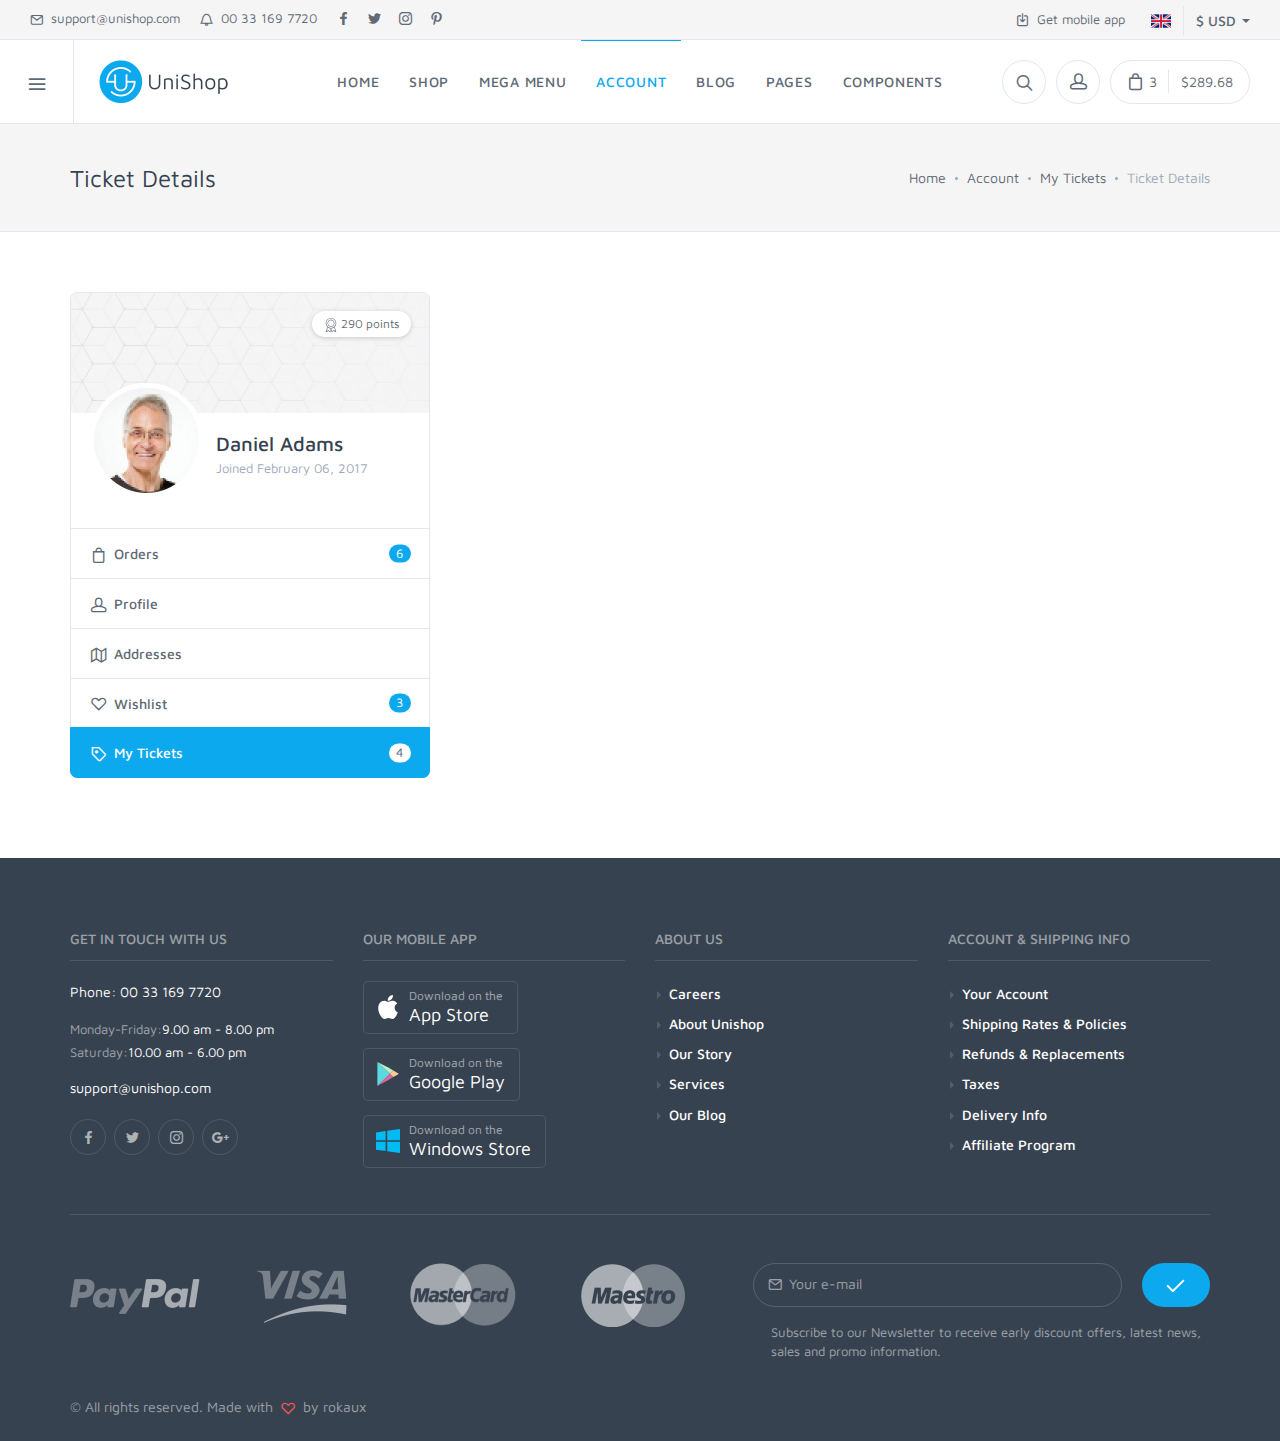
<file: WebContent/account-ticket-details.html>
<!DOCTYPE html>
<html lang="en">
  <head>
    <meta charset="utf-8">
    <title>Ticket Details
    </title>
    <!-- SEO Meta Tags-->
    <meta name="description" content="Unishop - Universal E-Commerce Template">
    <meta name="keywords" content="shop, e-commerce, modern, flat style, responsive, online store, business, mobile, blog, bootstrap 4, html5, css3, jquery, js, gallery, slider, touch, creative, clean">
    <meta name="author" content="Rokaux">
    <!-- Mobile Specific Meta Tag-->
    <meta name="viewport" content="width=device-width, initial-scale=1.0, maximum-scale=1.0, user-scalable=no">
    <!-- Favicon and Apple Icons-->
    <link rel="icon" type="image/x-icon" href="favicon.ico">
    <link rel="icon" type="image/png" href="favicon.png">
    <link rel="apple-touch-icon" href="touch-icon-iphone.png">
    <link rel="apple-touch-icon" sizes="152x152" href="touch-icon-ipad.png">
    <link rel="apple-touch-icon" sizes="180x180" href="touch-icon-iphone-retina.png">
    <link rel="apple-touch-icon" sizes="167x167" href="touch-icon-ipad-retina.png">
    <!-- Vendor Styles including: Bootstrap, Font Icons, Plugins, etc.-->
    <link rel="stylesheet" media="screen" href="css/vendor.min.css">
    <!-- Main Template Styles-->
    <link id="mainStyles" rel="stylesheet" media="screen" href="css/styles.min.css">
    <!-- Modernizr-->
    <script src="js/modernizr.min.js"></script>
  </head>
  <!-- Body-->
  <body>
    <!-- Open Ticket Modal-->
    <form class="modal fade" method="post" id="openTicket" tabindex="-1">
      <div class="modal-dialog modal-lg">
        <div class="modal-content">
          <div class="modal-header">
            <h4 class="modal-title">Submit New Ticket</h4>
            <button class="close" type="button" data-dismiss="modal" aria-label="Close"><span aria-hidden="true">&times;</span></button>
          </div>
          <div class="modal-body">
            <p class="text-muted">We normally respond tickets within 2 business days.</p>
            <div class="form-group">
              <label for="ticket-subject">Subject</label>
              <input class="form-control" type="text" id="ticket-subject" required>
            </div>
            <div class="row">
              <div class="col-sm-6">
                <div class="form-group">
                  <label for="ticket-type">Type</label>
                  <select class="form-control" id="ticket-type">
                    <option>Choose type</option>
                    <option>Website problem</option>
                    <option>Partner request</option>
                    <option>Complaint</option>
                    <option>Info inquiry</option>
                  </select>
                </div>
              </div>
              <div class="col-sm-6">
                <div class="form-group">
                  <label for="ticket-priority">Priority</label>
                  <select class="form-control" id="ticket-priority">
                    <option>How urgent is your issue?</option>
                    <option>Urgent</option>
                    <option>High</option>
                    <option>Medium</option>
                    <option>Low</option>
                  </select>
                </div>
              </div>
            </div>
            <div class="form-group">
              <label for="ticket-description">Description</label>
              <textarea class="form-control" id="ticket-description" rows="8" required></textarea>
            </div>
          </div>
          <div class="modal-footer flex-wrap justify-content-between align-items-center">
            <div class="custom-file">
              <input class="custom-file-input" type="file" id="file-input"><span class="custom-file-control"></span>
            </div>
            <button class="btn btn-primary" type="submit">Submit Ticket</button>
          </div>
        </div>
      </div>
    </form>
    <!-- Off-Canvas Category Menu-->
    <div class="offcanvas-container" id="shop-categories">
      <div class="offcanvas-header">
        <h3 class="offcanvas-title">Shop Categories</h3>
      </div>
      <nav class="offcanvas-menu">
        <ul class="menu">
          <li class="has-children"><span><a href="#">Men's Shoes</a><span class="sub-menu-toggle"></span></span>
            <ul class="offcanvas-submenu">
              <li><a href="#">Sneakers</a></li>
              <li><a href="#">Loafers</a></li>
              <li><a href="#">Boat Shoes</a></li>
              <li><a href="#">Sandals</a></li>
              <li><a href="#">View All</a></li>
            </ul>
          </li>
          <li class="has-children"><span><a href="#">Women's Shoes</a><span class="sub-menu-toggle"></span></span>
            <ul class="offcanvas-submenu">
              <li><a href="#">Sandals</a></li>
              <li><a href="#">Flats</a></li>
              <li><a href="#">Sneakers</a></li>
              <li><a href="#">Heels</a></li>
              <li><a href="#">View All</a></li>
            </ul>
          </li>
          <li class="has-children"><span><a href="#">Men's Clothing</a><span class="sub-menu-toggle"></span></span>
            <ul class="offcanvas-submenu">
              <li><a href="#">Shirts &amp; Tops</a></li>
              <li><a href="#">Pants</a></li>
              <li><a href="#">Jackets</a></li>
              <li><a href="#">View All</a></li>
            </ul>
          </li>
          <li class="has-children"><span><a href="#">Women's Clothing</a><span class="sub-menu-toggle"></span></span>
            <ul class="offcanvas-submenu">
              <li><a href="#">Dresses</a></li>
              <li><a href="#">Shirts &amp; Tops</a></li>
              <li><a href="#">Shorts</a></li>
              <li><a href="#">Swimwear</a></li>
              <li><a href="#">View All</a></li>
            </ul>
          </li>
          <li class="has-children"><span><a href="#">Kid's Shoes</a><span class="sub-menu-toggle"></span></span>
            <ul class="offcanvas-submenu">
              <li><a href="#">Boots</a></li>
              <li><a href="#">Sandals</a></li>
              <li><a href="#">Crib Shoes</a></li>
              <li><a href="#">Loafers</a></li>
              <li><a href="#">View All</a></li>
            </ul>
          </li>
          <li class="has-children"><span><a href="#">Bags</a><span class="sub-menu-toggle"></span></span>
            <ul class="offcanvas-submenu">
              <li><a href="#">Handbags</a></li>
              <li><a href="#">Backpacks</a></li>
              <li><a href="#">Luggage</a></li>
              <li><a href="#">Wallets</a></li>
              <li><a href="#">View All</a></li>
            </ul>
          </li>
          <li class="has-children"><span><a href="#">Accessories</a><span class="sub-menu-toggle"></span></span>
            <ul class="offcanvas-submenu">
              <li><a href="#">Sunglasses</a></li>
              <li><a href="#">Hats</a></li>
              <li><a href="#">Watches</a></li>
              <li><a href="#">Jewelry</a></li>
              <li><a href="#">Belts</a></li>
              <li><a href="#">View All</a></li>
            </ul>
          </li>
        </ul>
      </nav>
    </div>
    <!-- Off-Canvas Mobile Menu-->
    <div class="offcanvas-container" id="mobile-menu"><a class="account-link" href="account-orders.html">
        <div class="user-ava"><img src="img/account/user-ava-md.jpg" alt="Daniel Adams">
        </div>
        <div class="user-info">
          <h6 class="user-name">Daniel Adams</h6><span class="text-sm text-white opacity-60">290 Reward points</span>
        </div></a>
      <nav class="offcanvas-menu">
        <ul class="menu">
          <li class="has-children"><span><a href="index.html"><span>Home</span></a><span class="sub-menu-toggle"></span></span>
            <ul class="offcanvas-submenu">
                <li><a href="index.html">Featured Products Slider</a></li>
                <li><a href="home-featured-categories.html">Featured Categories</a></li>
                <li><a href="home-collection-showcase.html">Products Collection Showcase</a></li>
            </ul>
          </li>
          <li class="has-children"><span><a href="shop-grid-ls.html"><span>Shop</span></a><span class="sub-menu-toggle"></span></span>
            <ul class="offcanvas-submenu">
                <li><a href="shop-categories.html">Shop Categories</a></li>
              <li class="has-children"><span><a href="shop-grid-ls.html"><span>Shop Grid</span></a><span class="sub-menu-toggle"></span></span>
                <ul class="offcanvas-submenu">
                    <li><a href="shop-grid-ls.html">Grid Left Sidebar</a></li>
                    <li><a href="shop-grid-rs.html">Grid Right Sidebar</a></li>
                    <li><a href="shop-grid-ns.html">Grid No Sidebar</a></li>
                </ul>
              </li>
              <li class="has-children"><span><a href="shop-list-ls.html"><span>Shop List</span></a><span class="sub-menu-toggle"></span></span>
                <ul class="offcanvas-submenu">
                    <li><a href="shop-list-ls.html">List Left Sidebar</a></li>
                    <li><a href="shop-list-rs.html">List Right Sidebar</a></li>
                    <li><a href="shop-list-ns.html">List No Sidebar</a></li>
                </ul>
              </li>
                <li><a href="shop-single.html">Single Product</a></li>
                <li><a href="cart.html">Cart</a></li>
                <li><a href="checkout.html">Checkout</a></li>
            </ul>
          </li>
          <li class="has-children"><span><a href="#">Categories</a><span class="sub-menu-toggle"></span></span>
            <ul class="offcanvas-submenu">
              <li class="has-children"><span><a href="#">Men's Shoes</a><span class="sub-menu-toggle"></span></span>
                <ul class="offcanvas-submenu">
                  <li><a href="#">Sneakers</a></li>
                  <li><a href="#">Loafers</a></li>
                  <li><a href="#">Boat Shoes</a></li>
                  <li><a href="#">Sandals</a></li>
                  <li><a href="#">View All</a></li>
                </ul>
              </li>
              <li class="has-children"><span><a href="#">Women's Shoes</a><span class="sub-menu-toggle"></span></span>
                <ul class="offcanvas-submenu">
                  <li><a href="#">Sandals</a></li>
                  <li><a href="#">Flats</a></li>
                  <li><a href="#">Sneakers</a></li>
                  <li><a href="#">Heels</a></li>
                  <li><a href="#">View All</a></li>
                </ul>
              </li>
              <li class="has-children"><span><a href="#">Men's Clothing</a><span class="sub-menu-toggle"></span></span>
                <ul class="offcanvas-submenu">
                  <li><a href="#">Shirts &amp; Tops</a></li>
                  <li><a href="#">Pants</a></li>
                  <li><a href="#">Jackets</a></li>
                  <li><a href="#">View All</a></li>
                </ul>
              </li>
              <li class="has-children"><span><a href="#">Women's Clothing</a><span class="sub-menu-toggle"></span></span>
                <ul class="offcanvas-submenu">
                  <li><a href="#">Dresses</a></li>
                  <li><a href="#">Shirts &amp; Tops</a></li>
                  <li><a href="#">Shorts</a></li>
                  <li><a href="#">Swimwear</a></li>
                  <li><a href="#">View All</a></li>
                </ul>
              </li>
              <li class="has-children"><span><a href="#">Bags</a><span class="sub-menu-toggle"></span></span>
                <ul class="offcanvas-submenu">
                  <li><a href="#">Handbags</a></li>
                  <li><a href="#">Backpacks</a></li>
                  <li><a href="#">Luggage</a></li>
                  <li><a href="#">Wallets</a></li>
                  <li><a href="#">View All</a></li>
                </ul>
              </li>
              <li class="has-children"><span><a href="#">Accessories</a><span class="sub-menu-toggle"></span></span>
                <ul class="offcanvas-submenu">
                  <li><a href="#">Sunglasses</a></li>
                  <li><a href="#">Hats</a></li>
                  <li><a href="#">Watches</a></li>
                  <li><a href="#">Jewelry</a></li>
                  <li><a href="#">Belts</a></li>
                  <li><a href="#">View All</a></li>
                </ul>
              </li>
            </ul>
          </li>
          <li class="has-children active"><span><a href="account-orders.html"><span>Account</span></a><span class="sub-menu-toggle"></span></span>
            <ul class="offcanvas-submenu">
                <li><a href="account-login.html">Login / Register</a></li>
                <li><a href="account-password-recovery.html">Password Recovery</a></li>
                <li><a href="account-orders.html">Orders List</a></li>
                <li><a href="account-wishlist.html">Wishlist</a></li>
                <li><a href="account-profile.html">Profile Page</a></li>
                <li><a href="account-address.html">Contact / Shipping Address</a></li>
                <li><a href="account-open-ticket.html">Open Ticket</a></li>
                <li><a href="account-tickets.html">My Tickets</a></li>
                <li class="active"><a href="account-ticket-details.html">Ticket Details</a></li>
            </ul>
          </li>
          <li class="has-children"><span><a href="blog-rs.html"><span>Blog</span></a><span class="sub-menu-toggle"></span></span>
            <ul class="offcanvas-submenu">
              <li class="has-children"><span><a href="blog-rs.html"><span>Blog Layout</span></a><span class="sub-menu-toggle"></span></span>
                <ul class="offcanvas-submenu">
                    <li><a href="blog-rs.html">Blog Right Sidebar</a></li>
                    <li><a href="blog-ls.html">Blog Left Sidebar</a></li>
                    <li><a href="blog-ns.html">Blog No Sidebar</a></li>
                </ul>
              </li>
              <li class="has-children"><span><a href="blog-single-rs.html"><span>Single Post Layout</span></a><span class="sub-menu-toggle"></span></span>
                <ul class="offcanvas-submenu">
                    <li><a href="blog-single-rs.html">Post Right Sidebar</a></li>
                    <li><a href="blog-single-ls.html">Post Left Sidebar</a></li>
                    <li><a href="blog-single-ns.html">Post No Sidebar</a></li>
                </ul>
              </li>
            </ul>
          </li>
          <li class="has-children"><span><a href="#"><span>Pages</span></a><span class="sub-menu-toggle"></span></span>
            <ul class="offcanvas-submenu">
                <li><a href="about.html">About Us</a></li>
                <li><a href="mobile-app.html">Unishop Mobile App</a></li>
                <li><a href="services.html">Services</a></li>
                <li><a href="contacts.html">Contacts</a></li>
                <li><a href="faq.html">Help / FAQ</a></li>
                <li><a href="order-tracking.html">Order Tracking</a></li>
                <li><a href="search-results.html">Search Results</a></li>
                <li><a href="404.html">404</a></li>
              <li><a class="text-danger" href="docs/dev-setup.html">Documentation</a></li>
            </ul>
          </li>
          <li class="has-children"><span><a href="components/accordion.html"><span>Components</span></a><span class="sub-menu-toggle"></span></span>
            <ul class="offcanvas-submenu">
                <li><a href="components/accordion.html">Accordion</a></li>
                <li><a href="components/alerts.html">Alerts</a></li>
                <li><a href="components/buttons.html">Buttons</a></li>
                <li><a href="components/cards.html">Cards</a></li>
                <li><a href="components/carousel.html">Carousel</a></li>
                <li><a href="components/countdown.html">Countdown</a></li>
                <li><a href="components/forms.html">Forms</a></li>
                <li><a href="components/gallery.html">Gallery</a></li>
                <li><a href="components/google-maps.html">Google Maps</a></li>
                <li><a href="components/images.html">Images &amp; Figures</a></li>
                <li><a href="components/list-group.html">List Group</a></li>
                <li><a href="components/market-social-buttons.html">Market &amp; Social Buttons</a></li>
                <li><a href="components/media.html">Media Object</a></li>
                <li><a href="components/modal.html">Modal</a></li>
                <li><a href="components/pagination.html">Pagination</a></li>
                <li><a href="components/pills.html">Pills</a></li>
                <li><a href="components/progress-bars.html">Progress Bars</a></li>
                <li><a href="components/shop-items.html">Shop Items</a></li>
                <li><a href="components/steps.html">Steps</a></li>
                <li><a href="components/tables.html">Tables</a></li>
                <li><a href="components/tabs.html">Tabs</a></li>
                <li><a href="components/team.html">Team</a></li>
                <li><a href="components/toasts.html">Toast Notifications</a></li>
                <li><a href="components/tooltips-popovers.html">Tooltips &amp; Popovers</a></li>
                <li><a href="components/typography.html">Typography</a></li>
                <li><a href="components/video-player.html">Video Player</a></li>
                <li><a href="components/widgets.html">Widgets</a></li>
            </ul>
          </li>
        </ul>
      </nav>
    </div>
    <!-- Topbar-->
    <div class="topbar">
      <div class="topbar-column"><a class="hidden-md-down" href="mailto:support@unishop.com"><i class="icon-mail"></i>&nbsp; support@unishop.com</a><a class="hidden-md-down" href="tel:00331697720"><i class="icon-bell"></i>&nbsp; 00 33 169 7720</a><a class="social-button sb-facebook shape-none sb-dark" href="#" target="_blank"><i class="socicon-facebook"></i></a><a class="social-button sb-twitter shape-none sb-dark" href="#" target="_blank"><i class="socicon-twitter"></i></a><a class="social-button sb-instagram shape-none sb-dark" href="#" target="_blank"><i class="socicon-instagram"></i></a><a class="social-button sb-pinterest shape-none sb-dark" href="#" target="_blank"><i class="socicon-pinterest"></i></a>
      </div>
      <div class="topbar-column"><a class="hidden-md-down" href="#"><i class="icon-download"></i>&nbsp; Get mobile app</a>
        <div class="lang-currency-switcher-wrap">
          <div class="lang-currency-switcher dropdown-toggle"><span class="language"><img alt="English" src="img/flags/GB.png"></span><span class="currency">$ USD</span></div>
          <div class="dropdown-menu">
            <div class="currency-select">
              <select class="form-control form-control-rounded form-control-sm">
                <option value="usd">$ USD</option>
                <option value="usd">€ EUR</option>
                <option value="usd">£ UKP</option>
                <option value="usd">¥ JPY</option>
              </select>
            </div><a class="dropdown-item" href="#"><img src="img/flags/FR.png" alt="Français">Français</a><a class="dropdown-item" href="#"><img src="img/flags/DE.png" alt="Deutsch">Deutsch</a><a class="dropdown-item" href="#"><img src="img/flags/IT.png" alt="Italiano">Italiano</a>
          </div>
        </div>
      </div>
    </div>
    <!-- Navbar-->
    <!-- Remove "navbar-sticky" class to make navigation bar scrollable with the page.-->
    <header class="navbar navbar-sticky">
      <!-- Search-->
      <form class="site-search" method="get">
        <input type="text" name="site_search" placeholder="Type to search...">
        <div class="search-tools"><span class="clear-search">Clear</span><span class="close-search"><i class="icon-cross"></i></span></div>
      </form>
      <div class="site-branding">
        <div class="inner">
          <!-- Off-Canvas Toggle (#shop-categories)--><a class="offcanvas-toggle cats-toggle" href="#shop-categories" data-toggle="offcanvas"></a>
          <!-- Off-Canvas Toggle (#mobile-menu)--><a class="offcanvas-toggle menu-toggle" href="#mobile-menu" data-toggle="offcanvas"></a>
          <!-- Site Logo--><a class="site-logo" href="index.html"><img src="img/logo/logo.png" alt="Unishop"></a>
        </div>
      </div>
      <!-- Main Navigation-->
      <nav class="site-menu">
        <ul>
          <li class="has-megamenu"><a href="index.html"><span>Home</span></a>
            <ul class="mega-menu">
              <li><a class="d-block img-thumbnail text-center navi-link" href="index.html"><img alt="Featured Products Slider" src="img/mega-menu-home/01.jpg">
                  <h6 class="mt-3">Featured Products Slider</h6></a></li>
              <li><a class="d-block img-thumbnail text-center navi-link" href="home-featured-categories.html"><img alt="Featured Categories" src="img/mega-menu-home/02.jpg">
                  <h6 class="mt-3">Featured Categories</h6></a></li>
              <li><a class="d-block img-thumbnail text-center navi-link" href="home-collection-showcase.html"><img alt="Products Collection Showcase" src="img/mega-menu-home/03.jpg">
                  <h6 class="mt-3">Products Collection Showcase</h6></a></li>
              <li>
                <div class="img-thumbnail text-center"><img alt="More To Come. Stay Tuned!" src="img/mega-menu-home/04.jpg">
                  <h6 class="mt-3">More To Come. Stay Tuned!</h6>
                </div>
              </li>
            </ul>
          </li>
          <li><a href="shop-grid-ls.html"><span>Shop</span></a>
            <ul class="sub-menu">
                <li><a href="shop-categories.html">Shop Categories</a></li>
              <li class="has-children"><a href="shop-grid-ls.html"><span>Shop Grid</span></a>
                <ul class="sub-menu">
                    <li><a href="shop-grid-ls.html">Grid Left Sidebar</a></li>
                    <li><a href="shop-grid-rs.html">Grid Right Sidebar</a></li>
                    <li><a href="shop-grid-ns.html">Grid No Sidebar</a></li>
                </ul>
              </li>
              <li class="has-children"><a href="shop-list-ls.html"><span>Shop List</span></a>
                <ul class="sub-menu">
                    <li><a href="shop-list-ls.html">List Left Sidebar</a></li>
                    <li><a href="shop-list-rs.html">List Right Sidebar</a></li>
                    <li><a href="shop-list-ns.html">List No Sidebar</a></li>
                </ul>
              </li>
                <li><a href="shop-single.html">Single Product</a></li>
                <li><a href="cart.html">Cart</a></li>
              <li class="has-children"><a href="checkout-address.html"><span>Checkout</span></a>
                <ul class="sub-menu">             
                    <li><a href="checkout-address.html">Address</a></li>
                    <li><a href="checkout-shipping.html">Shipping</a></li>
                    <li><a href="checkout-payment.html">Payment</a></li>
                    <li><a href="checkout-review.html">Review</a></li>
                    <li><a href="checkout-complete.html">Complete</a></li>
                </ul>
              </li>
            </ul>
          </li>
          <li class="has-megamenu"><a href="#"><span>Mega Menu</span></a>
            <ul class="mega-menu">
              <li><span class="mega-menu-title">Top Categories</span>
                <ul class="sub-menu">
                  <li><a href="#">Men's Shoes</a></li>
                  <li><a href="#">Women's Shoes</a></li>
                  <li><a href="#">Shirts and Tops</a></li>
                  <li><a href="#">Swimwear</a></li>
                  <li><a href="#">Shorts and Pants</a></li>
                  <li><a href="#">Accessories</a></li>
                </ul>
              </li>
              <li><span class="mega-menu-title">Specialty Shops</span>
                <ul class="sub-menu">
                  <li><a href="#">Junior's Shop</a></li>
                  <li><a href="#">Swim Shop</a></li>
                  <li><a href="#">Athletic Shop</a></li>
                  <li><a href="#">Outdoor Shop</a></li>
                  <li><a href="#">Luxury Shop</a></li>
                  <li><a href="#">Accessories Shop</a></li>
                </ul>
              </li>
              <li>
                <section class="promo-box" style="background-image: url(img/banners/02.jpg);"><span class="overlay-dark" style="opacity: .4;"></span>
                  <div class="promo-box-content text-center padding-top-2x padding-bottom-2x">
                    <h4 class="text-light text-thin text-shadow">New Collection of</h4>
                    <h3 class="text-bold text-light text-shadow">Sunglasses</h3><a class="btn btn-sm btn-primary" href="#">Shop Now</a>
                  </div>
                </section>
              </li>
              <li>
                <section class="promo-box" style="background-image: url(img/banners/03.jpg);">
                  <!-- Choose between .overlay-dark (#000) or .overlay-light (#fff) with default opacity of 50%. You can overrride default color and opacity values via 'style' attribute.--><span class="overlay-dark" style="opacity: .45;"></span>
                  <div class="promo-box-content text-center padding-top-2x padding-bottom-2x">
                    <h3 class="text-bold text-light text-shadow">Limited Offer</h3>
                    <h4 class="text-light text-thin text-shadow">save up to 50%!</h4><a class="btn btn-sm btn-primary" href="#">Learn More</a>
                  </div>
                </section>
              </li>
            </ul>
          </li>
          <li class="active"><a href="account-orders.html"><span>Account</span></a>
            <ul class="sub-menu">
                <li><a href="account-login.html">Login / Register</a></li>
                <li><a href="account-password-recovery.html">Password Recovery</a></li>
                <li><a href="account-orders.html">Orders List</a></li>
                <li><a href="account-wishlist.html">Wishlist</a></li>
                <li><a href="account-profile.html">Profile Page</a></li>
                <li><a href="account-address.html">Contact / Shipping Address</a></li>
                <li><a href="account-tickets.html">My Tickets</a></li>
                <li class="active"><a href="account-ticket-details.html">Ticket Details</a></li>
            </ul>
          </li>
          <li><a href="blog-rs.html"><span>Blog</span></a>
            <ul class="sub-menu">
              <li class="has-children"><a href="blog-rs.html"><span>Blog Layout</span></a>
                <ul class="sub-menu">
                    <li><a href="blog-rs.html">Blog Right Sidebar</a></li>
                    <li><a href="blog-ls.html">Blog Left Sidebar</a></li>
                    <li><a href="blog-ns.html">Blog No Sidebar</a></li>
                </ul>
              </li>
              <li class="has-children"><a href="blog-single-rs.html"><span>Single Post Layout</span></a>
                <ul class="sub-menu">
                    <li><a href="blog-single-rs.html">Post Right Sidebar</a></li>
                    <li><a href="blog-single-ls.html">Post Left Sidebar</a></li>
                    <li><a href="blog-single-ns.html">Post No Sidebar</a></li>
                </ul>
              </li>
            </ul>
          </li>
          <li><a href="#"><span>Pages</span></a>
            <ul class="sub-menu">
                <li><a href="about.html">About Us</a></li>
                <li><a href="contacts.html">Contacts</a></li>
                <li><a href="faq.html">Help / FAQ</a></li>
                <li><a href="order-tracking.html">Order Tracking</a></li>
                <li><a href="search-results.html">Search Results</a></li>
                <li><a href="404.html">404 Not Found</a></li>
              <li><a class="text-danger" href="docs/dev-setup.html">Documentation</a></li>
            </ul>
          </li>
          <li class="has-megamenu"><a href="components/accordion.html"><span>Components</span></a>
            <ul class="mega-menu">
              <li><span class="mega-menu-title">A - F</span>
                  <ul class="sub-menu">
                    <li><a href="components/accordion.html">Accordion</a></li>
                    <li><a href="components/alerts.html">Alerts</a></li>
                    <li><a href="components/buttons.html">Buttons</a></li>
                    <li><a href="components/cards.html">Cards</a></li>
                    <li><a href="components/carousel.html">Carousel</a></li>
                    <li><a href="components/countdown.html">Countdown</a></li>
                    <li><a href="components/forms.html">Forms</a></li>
                  </ul>
              </li>
              <li><span class="mega-menu-title">G - M</span>
                  <ul class="sub-menu">
                    <li><a href="components/gallery.html">Gallery</a></li>
                    <li><a href="components/google-maps.html">Google Maps</a></li>
                    <li><a href="components/images.html">Images &amp; Figures</a></li>
                    <li><a href="components/list-group.html">List Group</a></li>
                    <li><a href="components/market-social-buttons.html">Market &amp; Social Buttons</a></li>
                    <li><a href="components/media.html">Media Object</a></li>
                    <li><a href="components/modal.html">Modal</a></li>
                  </ul>
              </li>
              <li><span class="mega-menu-title">P - T</span>
                  <ul class="sub-menu">
                    <li><a href="components/pagination.html">Pagination</a></li>
                    <li><a href="components/pills.html">Pills</a></li>
                    <li><a href="components/progress-bars.html">Progress Bars</a></li>
                    <li><a href="components/shop-items.html">Shop Items</a></li>
                    <li><a href="components/steps.html">Steps</a></li>
                    <li><a href="components/tables.html">Tables</a></li>
                    <li><a href="components/tabs.html">Tabs</a></li>
                  </ul>
              </li>
              <li><span class="mega-menu-title">T - W</span>
                  <ul class="sub-menu">
                    <li><a href="components/team.html">Team</a></li>
                    <li><a href="components/toasts.html">Toast Notifications</a></li>
                    <li><a href="components/tooltips-popovers.html">Tooltips &amp; Popovers</a></li>
                    <li><a href="components/typography.html">Typography</a></li>
                    <li><a href="components/video-player.html">Video Player</a></li>
                    <li><a href="components/widgets.html">Widgets</a></li>
                  </ul>
              </li>
            </ul>
          </li>
        </ul>
      </nav>
      <!-- Toolbar-->
      <div class="toolbar">
        <div class="inner">
          <div class="tools">
            <div class="search"><i class="icon-search"></i></div>
            <div class="account"><a href="account-orders.html"></a><i class="icon-head"></i>
              <ul class="toolbar-dropdown">
                <li class="sub-menu-user">
                  <div class="user-ava"><img src="img/account/user-ava-sm.jpg" alt="Daniel Adams">
                  </div>
                  <div class="user-info">
                    <h6 class="user-name">Daniel Adams</h6><span class="text-xs text-muted">290 Reward points</span>
                  </div>
                </li>
                  <li><a href="account-profile.html">My Profile</a></li>
                  <li><a href="account-orders.html">Orders List</a></li>
                  <li><a href="account-wishlist.html">Wishlist</a></li>
                <li class="sub-menu-separator"></li>
                <li><a href="#"> <i class="icon-unlock"></i>Logout</a></li>
              </ul>
            </div>
            <div class="cart"><a href="cart.html"></a><i class="icon-bag"></i><span class="count">3</span><span class="subtotal">$289.68</span>
              <div class="toolbar-dropdown">
                <div class="dropdown-product-item"><span class="dropdown-product-remove"><i class="icon-cross"></i></span><a class="dropdown-product-thumb" href="shop-single.html"><img src="img/cart-dropdown/01.jpg" alt="Product"></a>
                  <div class="dropdown-product-info"><a class="dropdown-product-title" href="shop-single.html">Unionbay Park</a><span class="dropdown-product-details">1 x $43.90</span></div>
                </div>
                <div class="dropdown-product-item"><span class="dropdown-product-remove"><i class="icon-cross"></i></span><a class="dropdown-product-thumb" href="shop-single.html"><img src="img/cart-dropdown/02.jpg" alt="Product"></a>
                  <div class="dropdown-product-info"><a class="dropdown-product-title" href="shop-single.html">Daily Fabric Cap</a><span class="dropdown-product-details">2 x $24.89</span></div>
                </div>
                <div class="dropdown-product-item"><span class="dropdown-product-remove"><i class="icon-cross"></i></span><a class="dropdown-product-thumb" href="shop-single.html"><img src="img/cart-dropdown/03.jpg" alt="Product"></a>
                  <div class="dropdown-product-info"><a class="dropdown-product-title" href="shop-single.html">Haan Crossbody</a><span class="dropdown-product-details">1 x $200.00</span></div>
                </div>
                <div class="toolbar-dropdown-group">
                  <div class="column"><span class="text-lg">Total:</span></div>
                  <div class="column text-right"><span class="text-lg text-medium">$289.68&nbsp;</span></div>
                </div>
                <div class="toolbar-dropdown-group">
                  <div class="column"><a class="btn btn-sm btn-block btn-secondary" href="cart.html">View Cart</a></div>
                  <div class="column"><a class="btn btn-sm btn-block btn-success" href="checkout-address.html">Checkout</a></div>
                </div>
              </div>
            </div>
          </div>
        </div>
      </div>
    </header>
    <!-- Off-Canvas Wrapper-->
    <div class="offcanvas-wrapper">
      <!-- Page Title-->
      <div class="page-title">
        <div class="container">
          <div class="column">
            <h1>Ticket Details</h1>
          </div>
          <div class="column">
            <ul class="breadcrumbs">
              <li><a href="index.html">Home</a>
              </li>
              <li class="separator">&nbsp;</li>
              <li><a href="account-orders.html">Account</a>
              </li>
              <li class="separator">&nbsp;</li>
              <li><a href="account-tickets.html">My Tickets</a>
              </li>
              <li class="separator">&nbsp;</li>
              <li>Ticket Details</li>
            </ul>
          </div>
        </div>
      </div>
      <!-- Page Content-->
      <div class="container padding-bottom-3x mb-2">
        <div class="row">
          <div class="col-lg-4">
            <aside class="user-info-wrapper">
              <div class="user-cover" style="background-image: url(img/account/user-cover-img.jpg);">
                <div class="info-label" data-toggle="tooltip" title="You currently have 290 Reward Points to spend"><i class="icon-medal"></i>290 points</div>
              </div>
              <div class="user-info">
                <div class="user-avatar"><a class="edit-avatar" href="#"></a><img src="img/account/user-ava.jpg" alt="User"></div>
                <div class="user-data">
                  <h4>Daniel Adams</h4><span>Joined February 06, 2017</span>
                </div>
              </div>
            </aside>
            <nav class="list-group"><a class="list-group-item with-badge" href="account-orders.html"><i class="icon-bag"></i>Orders<span class="badge badge-primary badge-pill">6</span></a><a class="list-group-item" href="account-profile.html"><i class="icon-head"></i>Profile</a><a class="list-group-item" href="account-address.html"><i class="icon-map"></i>Addresses</a><a class="list-group-item with-badge" href="account-wishlist.html"><i class="icon-heart"></i>Wishlist<span class="badge badge-primary badge-pill">3</span></a><a class="list-group-item with-badge active" href="account-tickets.html"><i class="icon-tag"></i>My Tickets<span class="badge badge-primary badge-pill">4</span></a></nav>
          </div>
          <div class="col-lg-8">
            <div class="padding-top-2x mt-2 hidden-lg-up"></div>
          </div>
        </div>
      </div>
      <!-- Site Footer-->
      <footer class="site-footer">
        <div class="container">
          <div class="row">
            <div class="col-lg-3 col-md-6">
              <!-- Contact Info-->
              <section class="widget widget-light-skin">
                <h3 class="widget-title">Get In Touch With Us</h3>
                <p class="text-white">Phone: 00 33 169 7720</p>
                <ul class="list-unstyled text-sm text-white">
                  <li><span class="opacity-50">Monday-Friday:</span>9.00 am - 8.00 pm</li>
                  <li><span class="opacity-50">Saturday:</span>10.00 am - 6.00 pm</li>
                </ul>
                <p><a class="navi-link-light" href="#">support@unishop.com</a></p><a class="social-button shape-circle sb-facebook sb-light-skin" href="#"><i class="socicon-facebook"></i></a><a class="social-button shape-circle sb-twitter sb-light-skin" href="#"><i class="socicon-twitter"></i></a><a class="social-button shape-circle sb-instagram sb-light-skin" href="#"><i class="socicon-instagram"></i></a><a class="social-button shape-circle sb-google-plus sb-light-skin" href="#"><i class="socicon-googleplus"></i></a>
              </section>
            </div>
            <div class="col-lg-3 col-md-6">
              <!-- Mobile App Buttons-->
              <section class="widget widget-light-skin">
                <h3 class="widget-title">Our Mobile App</h3><a class="market-button apple-button mb-light-skin" href="#"><span class="mb-subtitle">Download on the</span><span class="mb-title">App Store</span></a><a class="market-button google-button mb-light-skin" href="#"><span class="mb-subtitle">Download on the</span><span class="mb-title">Google Play</span></a><a class="market-button windows-button mb-light-skin" href="#"><span class="mb-subtitle">Download on the</span><span class="mb-title">Windows Store</span></a>
              </section>
            </div>
            <div class="col-lg-3 col-md-6">
              <!-- About Us-->
              <section class="widget widget-links widget-light-skin">
                <h3 class="widget-title">About Us</h3>
                <ul>
                  <li><a href="#">Careers</a></li>
                  <li><a href="#">About Unishop</a></li>
                  <li><a href="#">Our Story</a></li>
                  <li><a href="#">Services</a></li>
                  <li><a href="#">Our Blog</a></li>
                </ul>
              </section>
            </div>
            <div class="col-lg-3 col-md-6">
              <!-- Account / Shipping Info-->
              <section class="widget widget-links widget-light-skin">
                <h3 class="widget-title">Account &amp; Shipping Info</h3>
                <ul>
                  <li><a href="#">Your Account</a></li>
                  <li><a href="#">Shipping Rates & Policies</a></li>
                  <li><a href="#">Refunds & Replacements</a></li>
                  <li><a href="#">Taxes</a></li>
                  <li><a href="#">Delivery Info</a></li>
                  <li><a href="#">Affiliate Program</a></li>
                </ul>
              </section>
            </div>
          </div>
          <hr class="hr-light mt-2 margin-bottom-2x">
          <div class="row">
            <div class="col-md-7 padding-bottom-1x">
              <!-- Payment Methods-->
              <div class="margin-bottom-1x" style="max-width: 615px;"><img src="img/payment_methods.png" alt="Payment Methods">
              </div>
            </div>
            <div class="col-md-5 padding-bottom-1x">
              <div class="margin-top-1x hidden-md-up"></div>
              <!--Subscription-->
              <form class="subscribe-form" action="//rokaux.us12.list-manage.com/subscribe/post?u=c7103e2c981361a6639545bd5&amp;amp;id=1194bb7544" method="post" target="_blank" novalidate>
                <div class="clearfix">
                  <div class="input-group input-light">
                    <input class="form-control" type="email" name="EMAIL" placeholder="Your e-mail"><span class="input-group-addon"><i class="icon-mail"></i></span>
                  </div>
                  <!-- real people should not fill this in and expect good things - do not remove this or risk form bot signups-->
                  <div style="position: absolute; left: -5000px;" aria-hidden="true">
                    <input type="text" name="b_c7103e2c981361a6639545bd5_1194bb7544" tabindex="-1">
                  </div>
                  <button class="btn btn-primary" type="submit"><i class="icon-check"></i></button>
                </div><span class="form-text text-sm text-white opacity-50">Subscribe to our Newsletter to receive early discount offers, latest news, sales and promo information.</span>
              </form>
            </div>
          </div>
          <!-- Copyright-->
          <p class="footer-copyright">© All rights reserved. Made with &nbsp;<i class="icon-heart text-danger"></i><a href="http://rokaux.com/" target="_blank"> &nbsp;by rokaux</a></p>
        </div>
      </footer>
    </div>
    <!-- Back To Top Button--><a class="scroll-to-top-btn" href="#"><i class="icon-arrow-up"></i></a>
    <!-- Backdrop-->
    <div class="site-backdrop"></div>
    <!-- JavaScript (jQuery) libraries, plugins and custom scripts-->
    <script src="js/vendor.min.js"></script>
    <script src="js/scripts.min.js"></script>
  </body>
</html>
</file>
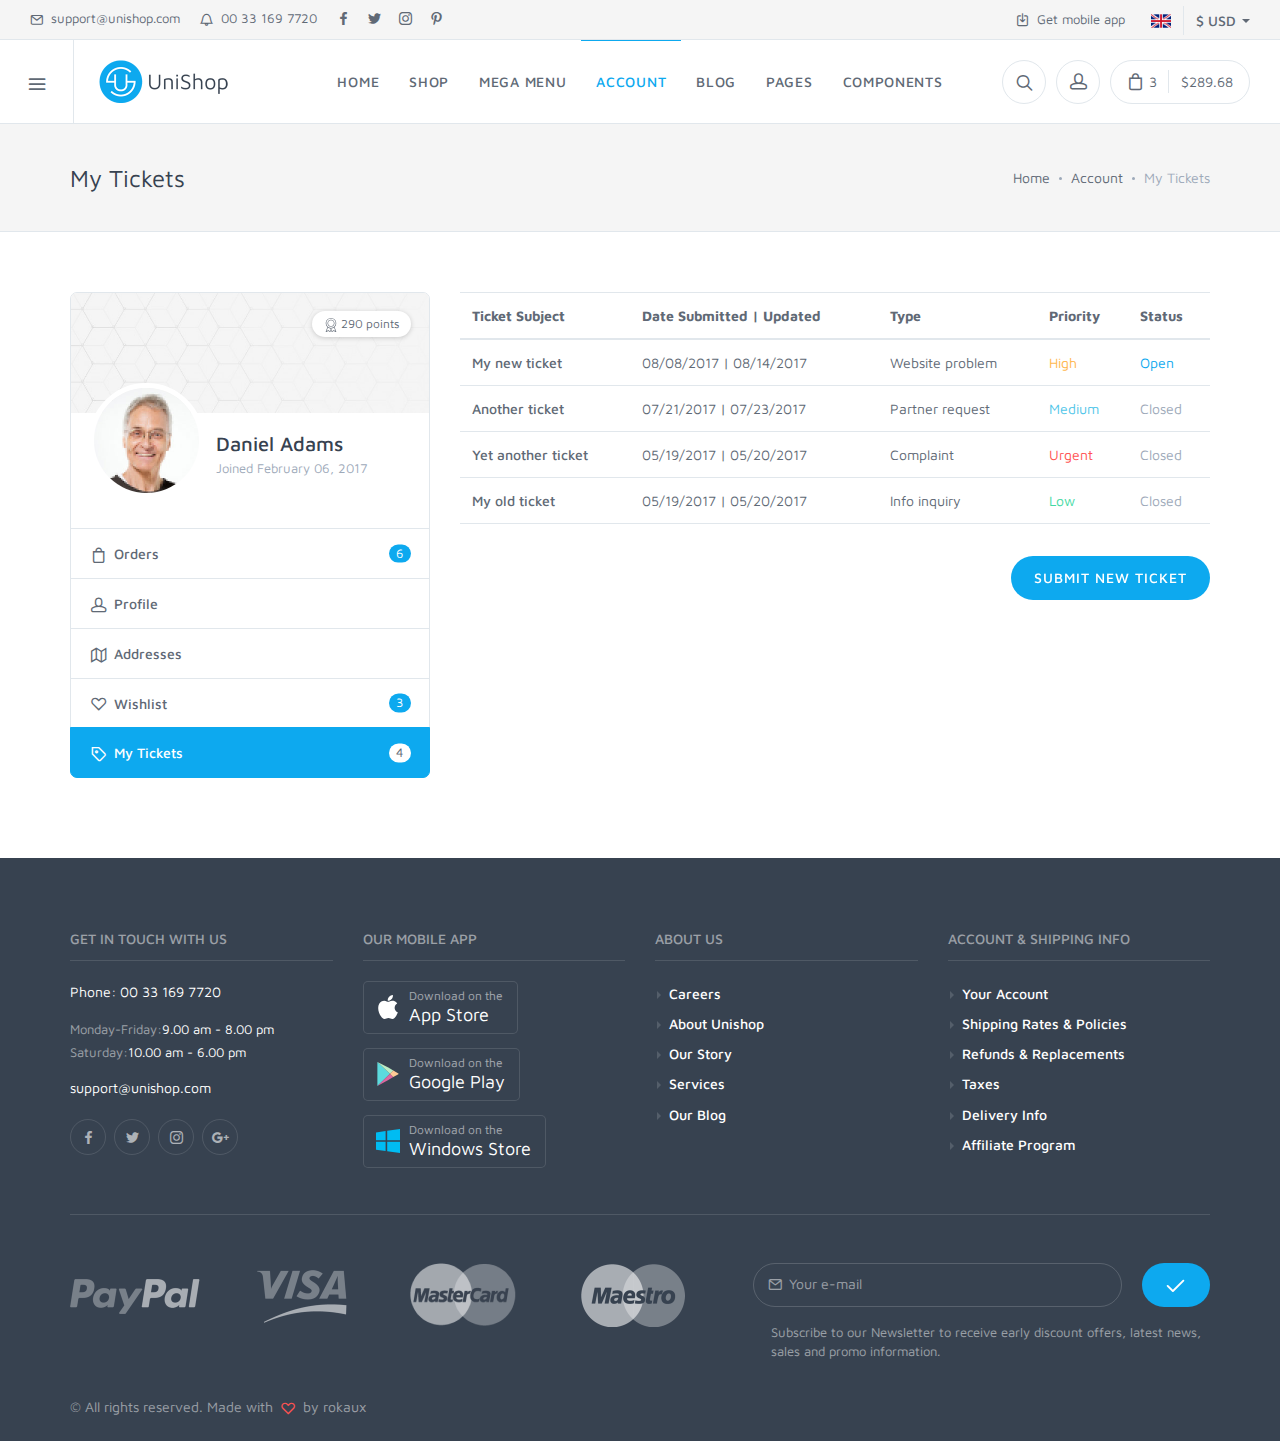
<file: WebContent/account-tickets.html>
<!DOCTYPE html>
<html lang="en">
  <head>
    <meta charset="utf-8">
    <title>My Tickets
    </title>
    <!-- SEO Meta Tags-->
    <meta name="description" content="Unishop - Universal E-Commerce Template">
    <meta name="keywords" content="shop, e-commerce, modern, flat style, responsive, online store, business, mobile, blog, bootstrap 4, html5, css3, jquery, js, gallery, slider, touch, creative, clean">
    <meta name="author" content="Rokaux">
    <!-- Mobile Specific Meta Tag-->
    <meta name="viewport" content="width=device-width, initial-scale=1.0, maximum-scale=1.0, user-scalable=no">
    <!-- Favicon and Apple Icons-->
    <link rel="icon" type="image/x-icon" href="favicon.ico">
    <link rel="icon" type="image/png" href="favicon.png">
    <link rel="apple-touch-icon" href="touch-icon-iphone.png">
    <link rel="apple-touch-icon" sizes="152x152" href="touch-icon-ipad.png">
    <link rel="apple-touch-icon" sizes="180x180" href="touch-icon-iphone-retina.png">
    <link rel="apple-touch-icon" sizes="167x167" href="touch-icon-ipad-retina.png">
    <!-- Vendor Styles including: Bootstrap, Font Icons, Plugins, etc.-->
    <link rel="stylesheet" media="screen" href="css/vendor.min.css">
    <!-- Main Template Styles-->
    <link id="mainStyles" rel="stylesheet" media="screen" href="css/styles.min.css">
    <!-- Modernizr-->
    <script src="js/modernizr.min.js"></script>
  </head>
  <!-- Body-->
  <body>
    <!-- Open Ticket Modal-->
    <form class="modal fade" method="post" id="openTicket" tabindex="-1">
      <div class="modal-dialog modal-lg">
        <div class="modal-content">
          <div class="modal-header">
            <h4 class="modal-title">Submit New Ticket</h4>
            <button class="close" type="button" data-dismiss="modal" aria-label="Close"><span aria-hidden="true">&times;</span></button>
          </div>
          <div class="modal-body">
            <p class="text-muted">We normally respond tickets within 2 business days.</p>
            <div class="form-group">
              <label for="ticket-subject">Subject</label>
              <input class="form-control" type="text" id="ticket-subject" required>
            </div>
            <div class="row">
              <div class="col-sm-6">
                <div class="form-group">
                  <label for="ticket-type">Type</label>
                  <select class="form-control" id="ticket-type">
                    <option>Choose type</option>
                    <option>Website problem</option>
                    <option>Partner request</option>
                    <option>Complaint</option>
                    <option>Info inquiry</option>
                  </select>
                </div>
              </div>
              <div class="col-sm-6">
                <div class="form-group">
                  <label for="ticket-priority">Priority</label>
                  <select class="form-control" id="ticket-priority">
                    <option>How urgent is your issue?</option>
                    <option>Urgent</option>
                    <option>High</option>
                    <option>Medium</option>
                    <option>Low</option>
                  </select>
                </div>
              </div>
            </div>
            <div class="form-group">
              <label for="ticket-description">Description</label>
              <textarea class="form-control" id="ticket-description" rows="8" required></textarea>
            </div>
            <div class="custom-file mb-3">
              <input class="custom-file-input" type="file" id="file-input">
              <label class="custom-file-label" for="file-input">Choose file...</label>
            </div>
          </div>
          <div class="modal-footer">
            <button class="btn btn-primary" type="submit">Submit Ticket</button>
          </div>
        </div>
      </div>
    </form>
    <!-- Off-Canvas Category Menu-->
    <div class="offcanvas-container" id="shop-categories">
      <div class="offcanvas-header">
        <h3 class="offcanvas-title">Shop Categories</h3>
      </div>
      <nav class="offcanvas-menu">
        <ul class="menu">
          <li class="has-children"><span><a href="#">Men's Shoes</a><span class="sub-menu-toggle"></span></span>
            <ul class="offcanvas-submenu">
              <li><a href="#">Sneakers</a></li>
              <li><a href="#">Loafers</a></li>
              <li><a href="#">Boat Shoes</a></li>
              <li><a href="#">Sandals</a></li>
              <li><a href="#">View All</a></li>
            </ul>
          </li>
          <li class="has-children"><span><a href="#">Women's Shoes</a><span class="sub-menu-toggle"></span></span>
            <ul class="offcanvas-submenu">
              <li><a href="#">Sandals</a></li>
              <li><a href="#">Flats</a></li>
              <li><a href="#">Sneakers</a></li>
              <li><a href="#">Heels</a></li>
              <li><a href="#">View All</a></li>
            </ul>
          </li>
          <li class="has-children"><span><a href="#">Men's Clothing</a><span class="sub-menu-toggle"></span></span>
            <ul class="offcanvas-submenu">
              <li><a href="#">Shirts &amp; Tops</a></li>
              <li><a href="#">Pants</a></li>
              <li><a href="#">Jackets</a></li>
              <li><a href="#">View All</a></li>
            </ul>
          </li>
          <li class="has-children"><span><a href="#">Women's Clothing</a><span class="sub-menu-toggle"></span></span>
            <ul class="offcanvas-submenu">
              <li><a href="#">Dresses</a></li>
              <li><a href="#">Shirts &amp; Tops</a></li>
              <li><a href="#">Shorts</a></li>
              <li><a href="#">Swimwear</a></li>
              <li><a href="#">View All</a></li>
            </ul>
          </li>
          <li class="has-children"><span><a href="#">Kid's Shoes</a><span class="sub-menu-toggle"></span></span>
            <ul class="offcanvas-submenu">
              <li><a href="#">Boots</a></li>
              <li><a href="#">Sandals</a></li>
              <li><a href="#">Crib Shoes</a></li>
              <li><a href="#">Loafers</a></li>
              <li><a href="#">View All</a></li>
            </ul>
          </li>
          <li class="has-children"><span><a href="#">Bags</a><span class="sub-menu-toggle"></span></span>
            <ul class="offcanvas-submenu">
              <li><a href="#">Handbags</a></li>
              <li><a href="#">Backpacks</a></li>
              <li><a href="#">Luggage</a></li>
              <li><a href="#">Wallets</a></li>
              <li><a href="#">View All</a></li>
            </ul>
          </li>
          <li class="has-children"><span><a href="#">Accessories</a><span class="sub-menu-toggle"></span></span>
            <ul class="offcanvas-submenu">
              <li><a href="#">Sunglasses</a></li>
              <li><a href="#">Hats</a></li>
              <li><a href="#">Watches</a></li>
              <li><a href="#">Jewelry</a></li>
              <li><a href="#">Belts</a></li>
              <li><a href="#">View All</a></li>
            </ul>
          </li>
        </ul>
      </nav>
    </div>
    <!-- Off-Canvas Mobile Menu-->
    <div class="offcanvas-container" id="mobile-menu"><a class="account-link" href="account-orders.html">
        <div class="user-ava"><img src="img/account/user-ava-md.jpg" alt="Daniel Adams">
        </div>
        <div class="user-info">
          <h6 class="user-name">Daniel Adams</h6><span class="text-sm text-white opacity-60">290 Reward points</span>
        </div></a>
      <nav class="offcanvas-menu">
        <ul class="menu">
          <li class="has-children"><span><a href="index.html"><span>Home</span></a><span class="sub-menu-toggle"></span></span>
            <ul class="offcanvas-submenu">
                <li><a href="index.html">Featured Products Slider</a></li>
                <li><a href="home-featured-categories.html">Featured Categories</a></li>
                <li><a href="home-collection-showcase.html">Products Collection Showcase</a></li>
            </ul>
          </li>
          <li class="has-children"><span><a href="shop-grid-ls.html"><span>Shop</span></a><span class="sub-menu-toggle"></span></span>
            <ul class="offcanvas-submenu">
                <li><a href="shop-categories.html">Shop Categories</a></li>
              <li class="has-children"><span><a href="shop-grid-ls.html"><span>Shop Grid</span></a><span class="sub-menu-toggle"></span></span>
                <ul class="offcanvas-submenu">
                    <li><a href="shop-grid-ls.html">Grid Left Sidebar</a></li>
                    <li><a href="shop-grid-rs.html">Grid Right Sidebar</a></li>
                    <li><a href="shop-grid-ns.html">Grid No Sidebar</a></li>
                </ul>
              </li>
              <li class="has-children"><span><a href="shop-list-ls.html"><span>Shop List</span></a><span class="sub-menu-toggle"></span></span>
                <ul class="offcanvas-submenu">
                    <li><a href="shop-list-ls.html">List Left Sidebar</a></li>
                    <li><a href="shop-list-rs.html">List Right Sidebar</a></li>
                    <li><a href="shop-list-ns.html">List No Sidebar</a></li>
                </ul>
              </li>
                <li><a href="shop-single.html">Single Product</a></li>
                <li><a href="cart.html">Cart</a></li>
                <li><a href="checkout.html">Checkout</a></li>
            </ul>
          </li>
          <li class="has-children"><span><a href="#">Categories</a><span class="sub-menu-toggle"></span></span>
            <ul class="offcanvas-submenu">
              <li class="has-children"><span><a href="#">Men's Shoes</a><span class="sub-menu-toggle"></span></span>
                <ul class="offcanvas-submenu">
                  <li><a href="#">Sneakers</a></li>
                  <li><a href="#">Loafers</a></li>
                  <li><a href="#">Boat Shoes</a></li>
                  <li><a href="#">Sandals</a></li>
                  <li><a href="#">View All</a></li>
                </ul>
              </li>
              <li class="has-children"><span><a href="#">Women's Shoes</a><span class="sub-menu-toggle"></span></span>
                <ul class="offcanvas-submenu">
                  <li><a href="#">Sandals</a></li>
                  <li><a href="#">Flats</a></li>
                  <li><a href="#">Sneakers</a></li>
                  <li><a href="#">Heels</a></li>
                  <li><a href="#">View All</a></li>
                </ul>
              </li>
              <li class="has-children"><span><a href="#">Men's Clothing</a><span class="sub-menu-toggle"></span></span>
                <ul class="offcanvas-submenu">
                  <li><a href="#">Shirts &amp; Tops</a></li>
                  <li><a href="#">Pants</a></li>
                  <li><a href="#">Jackets</a></li>
                  <li><a href="#">View All</a></li>
                </ul>
              </li>
              <li class="has-children"><span><a href="#">Women's Clothing</a><span class="sub-menu-toggle"></span></span>
                <ul class="offcanvas-submenu">
                  <li><a href="#">Dresses</a></li>
                  <li><a href="#">Shirts &amp; Tops</a></li>
                  <li><a href="#">Shorts</a></li>
                  <li><a href="#">Swimwear</a></li>
                  <li><a href="#">View All</a></li>
                </ul>
              </li>
              <li class="has-children"><span><a href="#">Bags</a><span class="sub-menu-toggle"></span></span>
                <ul class="offcanvas-submenu">
                  <li><a href="#">Handbags</a></li>
                  <li><a href="#">Backpacks</a></li>
                  <li><a href="#">Luggage</a></li>
                  <li><a href="#">Wallets</a></li>
                  <li><a href="#">View All</a></li>
                </ul>
              </li>
              <li class="has-children"><span><a href="#">Accessories</a><span class="sub-menu-toggle"></span></span>
                <ul class="offcanvas-submenu">
                  <li><a href="#">Sunglasses</a></li>
                  <li><a href="#">Hats</a></li>
                  <li><a href="#">Watches</a></li>
                  <li><a href="#">Jewelry</a></li>
                  <li><a href="#">Belts</a></li>
                  <li><a href="#">View All</a></li>
                </ul>
              </li>
            </ul>
          </li>
          <li class="has-children active"><span><a href="account-orders.html"><span>Account</span></a><span class="sub-menu-toggle"></span></span>
            <ul class="offcanvas-submenu">
                <li><a href="account-login.html">Login / Register</a></li>
                <li><a href="account-password-recovery.html">Password Recovery</a></li>
                <li><a href="account-orders.html">Orders List</a></li>
                <li><a href="account-wishlist.html">Wishlist</a></li>
                <li><a href="account-profile.html">Profile Page</a></li>
                <li><a href="account-address.html">Contact / Shipping Address</a></li>
                <li><a href="account-open-ticket.html">Open Ticket</a></li>
                <li class="active"><a href="account-tickets.html">My Tickets</a></li>
                <li><a href="account-single-ticket.html">Single Ticket</a></li>
            </ul>
          </li>
          <li class="has-children"><span><a href="blog-rs.html"><span>Blog</span></a><span class="sub-menu-toggle"></span></span>
            <ul class="offcanvas-submenu">
              <li class="has-children"><span><a href="blog-rs.html"><span>Blog Layout</span></a><span class="sub-menu-toggle"></span></span>
                <ul class="offcanvas-submenu">
                    <li><a href="blog-rs.html">Blog Right Sidebar</a></li>
                    <li><a href="blog-ls.html">Blog Left Sidebar</a></li>
                    <li><a href="blog-ns.html">Blog No Sidebar</a></li>
                </ul>
              </li>
              <li class="has-children"><span><a href="blog-single-rs.html"><span>Single Post Layout</span></a><span class="sub-menu-toggle"></span></span>
                <ul class="offcanvas-submenu">
                    <li><a href="blog-single-rs.html">Post Right Sidebar</a></li>
                    <li><a href="blog-single-ls.html">Post Left Sidebar</a></li>
                    <li><a href="blog-single-ns.html">Post No Sidebar</a></li>
                </ul>
              </li>
            </ul>
          </li>
          <li class="has-children"><span><a href="#"><span>Pages</span></a><span class="sub-menu-toggle"></span></span>
            <ul class="offcanvas-submenu">
                <li><a href="about.html">About Us</a></li>
                <li><a href="mobile-app.html">Unishop Mobile App</a></li>
                <li><a href="services.html">Services</a></li>
                <li><a href="contacts.html">Contacts</a></li>
                <li><a href="faq.html">Help / FAQ</a></li>
                <li><a href="order-tracking.html">Order Tracking</a></li>
                <li><a href="search-results.html">Search Results</a></li>
                <li><a href="404.html">404</a></li>
                <li><a href="coming-soon.html">Coming Soon</a></li>
              <li><a class="text-danger" href="docs/dev-setup.html">Documentation</a></li>
            </ul>
          </li>
          <li class="has-children"><span><a href="components/accordion.html"><span>Components</span></a><span class="sub-menu-toggle"></span></span>
            <ul class="offcanvas-submenu">
                <li><a href="components/accordion.html">Accordion</a></li>
                <li><a href="components/alerts.html">Alerts</a></li>
                <li><a href="components/buttons.html">Buttons</a></li>
                <li><a href="components/cards.html">Cards</a></li>
                <li><a href="components/carousel.html">Carousel</a></li>
                <li><a href="components/countdown.html">Countdown</a></li>
                <li><a href="components/forms.html">Forms</a></li>
                <li><a href="components/gallery.html">Gallery</a></li>
                <li><a href="components/google-maps.html">Google Maps</a></li>
                <li><a href="components/images.html">Images &amp; Figures</a></li>
                <li><a href="components/list-group.html">List Group</a></li>
                <li><a href="components/market-social-buttons.html">Market &amp; Social Buttons</a></li>
                <li><a href="components/media.html">Media Object</a></li>
                <li><a href="components/modal.html">Modal</a></li>
                <li><a href="components/pagination.html">Pagination</a></li>
                <li><a href="components/pills.html">Pills</a></li>
                <li><a href="components/progress-bars.html">Progress Bars</a></li>
                <li><a href="components/shop-items.html">Shop Items</a></li>
                <li><a href="components/steps.html">Steps</a></li>
                <li><a href="components/tables.html">Tables</a></li>
                <li><a href="components/tabs.html">Tabs</a></li>
                <li><a href="components/team.html">Team</a></li>
                <li><a href="components/toasts.html">Toast Notifications</a></li>
                <li><a href="components/tooltips-popovers.html">Tooltips &amp; Popovers</a></li>
                <li><a href="components/typography.html">Typography</a></li>
                <li><a href="components/video-player.html">Video Player</a></li>
                <li><a href="components/widgets.html">Widgets</a></li>
            </ul>
          </li>
        </ul>
      </nav>
    </div>
    <!-- Topbar-->
    <div class="topbar">
      <div class="topbar-column"><a class="hidden-md-down" href="mailto:support@unishop.com"><i class="icon-mail"></i>&nbsp; support@unishop.com</a><a class="hidden-md-down" href="tel:00331697720"><i class="icon-bell"></i>&nbsp; 00 33 169 7720</a><a class="social-button sb-facebook shape-none sb-dark" href="#" target="_blank"><i class="socicon-facebook"></i></a><a class="social-button sb-twitter shape-none sb-dark" href="#" target="_blank"><i class="socicon-twitter"></i></a><a class="social-button sb-instagram shape-none sb-dark" href="#" target="_blank"><i class="socicon-instagram"></i></a><a class="social-button sb-pinterest shape-none sb-dark" href="#" target="_blank"><i class="socicon-pinterest"></i></a>
      </div>
      <div class="topbar-column"><a class="hidden-md-down" href="#"><i class="icon-download"></i>&nbsp; Get mobile app</a>
        <div class="lang-currency-switcher-wrap">
          <div class="lang-currency-switcher dropdown-toggle"><span class="language"><img alt="English" src="img/flags/GB.png"></span><span class="currency">$ USD</span></div>
          <div class="dropdown-menu">
            <div class="currency-select">
              <select class="form-control form-control-rounded form-control-sm">
                <option value="usd">$ USD</option>
                <option value="usd">€ EUR</option>
                <option value="usd">£ UKP</option>
                <option value="usd">¥ JPY</option>
              </select>
            </div><a class="dropdown-item" href="#"><img src="img/flags/FR.png" alt="Français">Français</a><a class="dropdown-item" href="#"><img src="img/flags/DE.png" alt="Deutsch">Deutsch</a><a class="dropdown-item" href="#"><img src="img/flags/IT.png" alt="Italiano">Italiano</a>
          </div>
        </div>
      </div>
    </div>
    <!-- Navbar-->
    <!-- Remove "navbar-sticky" class to make navigation bar scrollable with the page.-->
    <header class="navbar navbar-sticky">
      <!-- Search-->
      <form class="site-search" method="get">
        <input type="text" name="site_search" placeholder="Type to search...">
        <div class="search-tools"><span class="clear-search">Clear</span><span class="close-search"><i class="icon-cross"></i></span></div>
      </form>
      <div class="site-branding">
        <div class="inner">
          <!-- Off-Canvas Toggle (#shop-categories)--><a class="offcanvas-toggle cats-toggle" href="#shop-categories" data-toggle="offcanvas"></a>
          <!-- Off-Canvas Toggle (#mobile-menu)--><a class="offcanvas-toggle menu-toggle" href="#mobile-menu" data-toggle="offcanvas"></a>
          <!-- Site Logo--><a class="site-logo" href="index.html"><img src="img/logo/logo.png" alt="Unishop"></a>
        </div>
      </div>
      <!-- Main Navigation-->
      <nav class="site-menu">
        <ul>
          <li class="has-megamenu"><a href="index.html"><span>Home</span></a>
            <ul class="mega-menu">
              <li><a class="d-block img-thumbnail text-center navi-link" href="index.html"><img alt="Featured Products Slider" src="img/mega-menu-home/01.jpg">
                  <h6 class="mt-3">Featured Products Slider</h6></a></li>
              <li><a class="d-block img-thumbnail text-center navi-link" href="home-featured-categories.html"><img alt="Featured Categories" src="img/mega-menu-home/02.jpg">
                  <h6 class="mt-3">Featured Categories</h6></a></li>
              <li><a class="d-block img-thumbnail text-center navi-link" href="home-collection-showcase.html"><img alt="Products Collection Showcase" src="img/mega-menu-home/03.jpg">
                  <h6 class="mt-3">Products Collection Showcase</h6></a></li>
              <li>
                <div class="img-thumbnail text-center"><img alt="More To Come. Stay Tuned!" src="img/mega-menu-home/04.jpg">
                  <h6 class="mt-3">More To Come. Stay Tuned!</h6>
                </div>
              </li>
            </ul>
          </li>
          <li><a href="shop-grid-ls.html"><span>Shop</span></a>
            <ul class="sub-menu">
                <li><a href="shop-categories.html">Shop Categories</a></li>
              <li class="has-children"><a href="shop-grid-ls.html"><span>Shop Grid</span></a>
                <ul class="sub-menu">
                    <li><a href="shop-grid-ls.html">Grid Left Sidebar</a></li>
                    <li><a href="shop-grid-rs.html">Grid Right Sidebar</a></li>
                    <li><a href="shop-grid-ns.html">Grid No Sidebar</a></li>
                </ul>
              </li>
              <li class="has-children"><a href="shop-list-ls.html"><span>Shop List</span></a>
                <ul class="sub-menu">
                    <li><a href="shop-list-ls.html">List Left Sidebar</a></li>
                    <li><a href="shop-list-rs.html">List Right Sidebar</a></li>
                    <li><a href="shop-list-ns.html">List No Sidebar</a></li>
                </ul>
              </li>
                <li><a href="shop-single.html">Single Product</a></li>
                <li><a href="cart.html">Cart</a></li>
              <li class="has-children"><a href="checkout-address.html"><span>Checkout</span></a>
                <ul class="sub-menu">             
                    <li><a href="checkout-address.html">Address</a></li>
                    <li><a href="checkout-shipping.html">Shipping</a></li>
                    <li><a href="checkout-payment.html">Payment</a></li>
                    <li><a href="checkout-review.html">Review</a></li>
                    <li><a href="checkout-complete.html">Complete</a></li>
                </ul>
              </li>
            </ul>
          </li>
          <li class="has-megamenu"><a href="#"><span>Mega Menu</span></a>
            <ul class="mega-menu">
              <li><span class="mega-menu-title">Top Categories</span>
                <ul class="sub-menu">
                  <li><a href="#">Men's Shoes</a></li>
                  <li><a href="#">Women's Shoes</a></li>
                  <li><a href="#">Shirts and Tops</a></li>
                  <li><a href="#">Swimwear</a></li>
                  <li><a href="#">Shorts and Pants</a></li>
                  <li><a href="#">Accessories</a></li>
                </ul>
              </li>
              <li><span class="mega-menu-title">Specialty Shops</span>
                <ul class="sub-menu">
                  <li><a href="#">Junior's Shop</a></li>
                  <li><a href="#">Swim Shop</a></li>
                  <li><a href="#">Athletic Shop</a></li>
                  <li><a href="#">Outdoor Shop</a></li>
                  <li><a href="#">Luxury Shop</a></li>
                  <li><a href="#">Accessories Shop</a></li>
                </ul>
              </li>
              <li>
                <section class="promo-box" style="background-image: url(img/banners/02.jpg);"><span class="overlay-dark" style="opacity: .4;"></span>
                  <div class="promo-box-content text-center padding-top-2x padding-bottom-2x">
                    <h4 class="text-light text-thin text-shadow">New Collection of</h4>
                    <h3 class="text-bold text-light text-shadow">Sunglasses</h3><a class="btn btn-sm btn-primary" href="#">Shop Now</a>
                  </div>
                </section>
              </li>
              <li>
                <section class="promo-box" style="background-image: url(img/banners/03.jpg);">
                  <!-- Choose between .overlay-dark (#000) or .overlay-light (#fff) with default opacity of 50%. You can overrride default color and opacity values via 'style' attribute.--><span class="overlay-dark" style="opacity: .45;"></span>
                  <div class="promo-box-content text-center padding-top-2x padding-bottom-2x">
                    <h3 class="text-bold text-light text-shadow">Limited Offer</h3>
                    <h4 class="text-light text-thin text-shadow">save up to 50%!</h4><a class="btn btn-sm btn-primary" href="#">Learn More</a>
                  </div>
                </section>
              </li>
            </ul>
          </li>
          <li class="active"><a href="account-orders.html"><span>Account</span></a>
            <ul class="sub-menu">
                <li><a href="account-login.html">Login / Register</a></li>
                <li><a href="account-password-recovery.html">Password Recovery</a></li>
                <li><a href="account-orders.html">Orders List</a></li>
                <li><a href="account-wishlist.html">Wishlist</a></li>
                <li><a href="account-profile.html">Profile Page</a></li>
                <li><a href="account-address.html">Contact / Shipping Address</a></li>
                <li class="active"><a href="account-tickets.html">My Tickets</a></li>
                <li><a href="account-single-ticket.html">Single Ticket</a></li>
            </ul>
          </li>
          <li><a href="blog-rs.html"><span>Blog</span></a>
            <ul class="sub-menu">
              <li class="has-children"><a href="blog-rs.html"><span>Blog Layout</span></a>
                <ul class="sub-menu">
                    <li><a href="blog-rs.html">Blog Right Sidebar</a></li>
                    <li><a href="blog-ls.html">Blog Left Sidebar</a></li>
                    <li><a href="blog-ns.html">Blog No Sidebar</a></li>
                </ul>
              </li>
              <li class="has-children"><a href="blog-single-rs.html"><span>Single Post Layout</span></a>
                <ul class="sub-menu">
                    <li><a href="blog-single-rs.html">Post Right Sidebar</a></li>
                    <li><a href="blog-single-ls.html">Post Left Sidebar</a></li>
                    <li><a href="blog-single-ns.html">Post No Sidebar</a></li>
                </ul>
              </li>
            </ul>
          </li>
          <li><a href="#"><span>Pages</span></a>
            <ul class="sub-menu">
                <li><a href="about.html">About Us</a></li>
                <li><a href="contacts.html">Contacts</a></li>
                <li><a href="faq.html">Help / FAQ</a></li>
                <li><a href="order-tracking.html">Order Tracking</a></li>
                <li><a href="search-results.html">Search Results</a></li>
                <li><a href="404.html">404 Not Found</a></li>
                <li><a href="coming-soon.html">Coming Soon</a></li>
              <li><a class="text-danger" href="docs/dev-setup.html">Documentation</a></li>
            </ul>
          </li>
          <li class="has-megamenu"><a href="components/accordion.html"><span>Components</span></a>
            <ul class="mega-menu">
              <li><span class="mega-menu-title">A - F</span>
                  <ul class="sub-menu">
                    <li><a href="components/accordion.html">Accordion</a></li>
                    <li><a href="components/alerts.html">Alerts</a></li>
                    <li><a href="components/buttons.html">Buttons</a></li>
                    <li><a href="components/cards.html">Cards</a></li>
                    <li><a href="components/carousel.html">Carousel</a></li>
                    <li><a href="components/countdown.html">Countdown</a></li>
                    <li><a href="components/forms.html">Forms</a></li>
                  </ul>
              </li>
              <li><span class="mega-menu-title">G - M</span>
                  <ul class="sub-menu">
                    <li><a href="components/gallery.html">Gallery</a></li>
                    <li><a href="components/google-maps.html">Google Maps</a></li>
                    <li><a href="components/images.html">Images &amp; Figures</a></li>
                    <li><a href="components/list-group.html">List Group</a></li>
                    <li><a href="components/market-social-buttons.html">Market &amp; Social Buttons</a></li>
                    <li><a href="components/media.html">Media Object</a></li>
                    <li><a href="components/modal.html">Modal</a></li>
                  </ul>
              </li>
              <li><span class="mega-menu-title">P - T</span>
                  <ul class="sub-menu">
                    <li><a href="components/pagination.html">Pagination</a></li>
                    <li><a href="components/pills.html">Pills</a></li>
                    <li><a href="components/progress-bars.html">Progress Bars</a></li>
                    <li><a href="components/shop-items.html">Shop Items</a></li>
                    <li><a href="components/steps.html">Steps</a></li>
                    <li><a href="components/tables.html">Tables</a></li>
                    <li><a href="components/tabs.html">Tabs</a></li>
                  </ul>
              </li>
              <li><span class="mega-menu-title">T - W</span>
                  <ul class="sub-menu">
                    <li><a href="components/team.html">Team</a></li>
                    <li><a href="components/toasts.html">Toast Notifications</a></li>
                    <li><a href="components/tooltips-popovers.html">Tooltips &amp; Popovers</a></li>
                    <li><a href="components/typography.html">Typography</a></li>
                    <li><a href="components/video-player.html">Video Player</a></li>
                    <li><a href="components/widgets.html">Widgets</a></li>
                  </ul>
              </li>
            </ul>
          </li>
        </ul>
      </nav>
      <!-- Toolbar-->
      <div class="toolbar">
        <div class="inner">
          <div class="tools">
            <div class="search"><i class="icon-search"></i></div>
            <div class="account"><a href="account-orders.html"></a><i class="icon-head"></i>
              <ul class="toolbar-dropdown">
                <li class="sub-menu-user">
                  <div class="user-ava"><img src="img/account/user-ava-sm.jpg" alt="Daniel Adams">
                  </div>
                  <div class="user-info">
                    <h6 class="user-name">Daniel Adams</h6><span class="text-xs text-muted">290 Reward points</span>
                  </div>
                </li>
                  <li><a href="account-profile.html">My Profile</a></li>
                  <li><a href="account-orders.html">Orders List</a></li>
                  <li><a href="account-wishlist.html">Wishlist</a></li>
                <li class="sub-menu-separator"></li>
                <li><a href="#"> <i class="icon-unlock"></i>Logout</a></li>
              </ul>
            </div>
            <div class="cart"><a href="cart.html"></a><i class="icon-bag"></i><span class="count">3</span><span class="subtotal">$289.68</span>
              <div class="toolbar-dropdown">
                <div class="dropdown-product-item"><span class="dropdown-product-remove"><i class="icon-cross"></i></span><a class="dropdown-product-thumb" href="shop-single.html"><img src="img/cart-dropdown/01.jpg" alt="Product"></a>
                  <div class="dropdown-product-info"><a class="dropdown-product-title" href="shop-single.html">Unionbay Park</a><span class="dropdown-product-details">1 x $43.90</span></div>
                </div>
                <div class="dropdown-product-item"><span class="dropdown-product-remove"><i class="icon-cross"></i></span><a class="dropdown-product-thumb" href="shop-single.html"><img src="img/cart-dropdown/02.jpg" alt="Product"></a>
                  <div class="dropdown-product-info"><a class="dropdown-product-title" href="shop-single.html">Daily Fabric Cap</a><span class="dropdown-product-details">2 x $24.89</span></div>
                </div>
                <div class="dropdown-product-item"><span class="dropdown-product-remove"><i class="icon-cross"></i></span><a class="dropdown-product-thumb" href="shop-single.html"><img src="img/cart-dropdown/03.jpg" alt="Product"></a>
                  <div class="dropdown-product-info"><a class="dropdown-product-title" href="shop-single.html">Haan Crossbody</a><span class="dropdown-product-details">1 x $200.00</span></div>
                </div>
                <div class="toolbar-dropdown-group">
                  <div class="column"><span class="text-lg">Total:</span></div>
                  <div class="column text-right"><span class="text-lg text-medium">$289.68&nbsp;</span></div>
                </div>
                <div class="toolbar-dropdown-group">
                  <div class="column"><a class="btn btn-sm btn-block btn-secondary" href="cart.html">View Cart</a></div>
                  <div class="column"><a class="btn btn-sm btn-block btn-success" href="checkout-address.html">Checkout</a></div>
                </div>
              </div>
            </div>
          </div>
        </div>
      </div>
    </header>
    <!-- Off-Canvas Wrapper-->
    <div class="offcanvas-wrapper">
      <!-- Page Title-->
      <div class="page-title">
        <div class="container">
          <div class="column">
            <h1>My Tickets</h1>
          </div>
          <div class="column">
            <ul class="breadcrumbs">
              <li><a href="index.html">Home</a>
              </li>
              <li class="separator">&nbsp;</li>
              <li><a href="account-orders.html">Account</a>
              </li>
              <li class="separator">&nbsp;</li>
              <li>My Tickets</li>
            </ul>
          </div>
        </div>
      </div>
      <!-- Page Content-->
      <div class="container padding-bottom-3x mb-2">
        <div class="row">
          <div class="col-lg-4">
            <aside class="user-info-wrapper">
              <div class="user-cover" style="background-image: url(img/account/user-cover-img.jpg);">
                <div class="info-label" data-toggle="tooltip" title="You currently have 290 Reward Points to spend"><i class="icon-medal"></i>290 points</div>
              </div>
              <div class="user-info">
                <div class="user-avatar"><a class="edit-avatar" href="#"></a><img src="img/account/user-ava.jpg" alt="User"></div>
                <div class="user-data">
                  <h4>Daniel Adams</h4><span>Joined February 06, 2017</span>
                </div>
              </div>
            </aside>
            <nav class="list-group"><a class="list-group-item with-badge" href="account-orders.html"><i class="icon-bag"></i>Orders<span class="badge badge-primary badge-pill">6</span></a><a class="list-group-item" href="account-profile.html"><i class="icon-head"></i>Profile</a><a class="list-group-item" href="account-address.html"><i class="icon-map"></i>Addresses</a><a class="list-group-item with-badge" href="account-wishlist.html"><i class="icon-heart"></i>Wishlist<span class="badge badge-primary badge-pill">3</span></a><a class="list-group-item with-badge active" href="account-tickets.html"><i class="icon-tag"></i>My Tickets<span class="badge badge-primary badge-pill">4</span></a></nav>
          </div>
          <div class="col-lg-8">
            <div class="padding-top-2x mt-2 hidden-lg-up"></div>
            <div class="table-responsive">
              <table class="table table-hover margin-bottom-none">
                <thead>
                  <tr>
                    <th>Ticket Subject</th>
                    <th>Date Submitted | Updated</th>
                    <th>Type</th>
                    <th>Priority</th>
                    <th>Status</th>
                  </tr>
                </thead>
                <tbody>
                  <tr>
                    <td><a class="text-medium navi-link" href="account-single-ticket.html">My new ticket</a></td>
                    <td>08/08/2017 | 08/14/2017</td>
                    <td>Website problem</td>
                    <td><span class="text-warning">High</span></td>
                    <td><span class="text-primary">Open</span></td>
                  </tr>
                  <tr>
                    <td><a class="text-medium navi-link" href="account-single-ticket.html">Another ticket</a></td>
                    <td>07/21/2017 | 07/23/2017</td>
                    <td>Partner request</td>
                    <td><span class="text-info">Medium</span></td>
                    <td><span class="text-muted">Closed</span></td>
                  </tr>
                  <tr>
                    <td><a class="text-medium navi-link" href="account-single-ticket.html">Yet another ticket</a></td>
                    <td>05/19/2017 | 05/20/2017</td>
                    <td>Complaint</td>
                    <td><span class="text-danger">Urgent</span></td>
                    <td><span class="text-muted">Closed</span></td>
                  </tr>
                  <tr>
                    <td><a class="text-medium navi-link" href="account-single-ticket.html">My old ticket</a></td>
                    <td>05/19/2017 | 05/20/2017</td>
                    <td>Info inquiry</td>
                    <td><span class="text-success">Low</span></td>
                    <td><span class="text-muted">Closed</span></td>
                  </tr>
                </tbody>
              </table>
            </div>
            <hr class="mb-4">
            <div class="text-right">
              <button class="btn btn-primary margin-bottom-none" data-toggle="modal" data-target="#openTicket">Submit New Ticket</button>
            </div>
          </div>
        </div>
      </div>
      <!-- Site Footer-->
      <footer class="site-footer">
        <div class="container">
          <div class="row">
            <div class="col-lg-3 col-md-6">
              <!-- Contact Info-->
              <section class="widget widget-light-skin">
                <h3 class="widget-title">Get In Touch With Us</h3>
                <p class="text-white">Phone: 00 33 169 7720</p>
                <ul class="list-unstyled text-sm text-white">
                  <li><span class="opacity-50">Monday-Friday:</span>9.00 am - 8.00 pm</li>
                  <li><span class="opacity-50">Saturday:</span>10.00 am - 6.00 pm</li>
                </ul>
                <p><a class="navi-link-light" href="#">support@unishop.com</a></p><a class="social-button shape-circle sb-facebook sb-light-skin" href="#"><i class="socicon-facebook"></i></a><a class="social-button shape-circle sb-twitter sb-light-skin" href="#"><i class="socicon-twitter"></i></a><a class="social-button shape-circle sb-instagram sb-light-skin" href="#"><i class="socicon-instagram"></i></a><a class="social-button shape-circle sb-google-plus sb-light-skin" href="#"><i class="socicon-googleplus"></i></a>
              </section>
            </div>
            <div class="col-lg-3 col-md-6">
              <!-- Mobile App Buttons-->
              <section class="widget widget-light-skin">
                <h3 class="widget-title">Our Mobile App</h3><a class="market-button apple-button mb-light-skin" href="#"><span class="mb-subtitle">Download on the</span><span class="mb-title">App Store</span></a><a class="market-button google-button mb-light-skin" href="#"><span class="mb-subtitle">Download on the</span><span class="mb-title">Google Play</span></a><a class="market-button windows-button mb-light-skin" href="#"><span class="mb-subtitle">Download on the</span><span class="mb-title">Windows Store</span></a>
              </section>
            </div>
            <div class="col-lg-3 col-md-6">
              <!-- About Us-->
              <section class="widget widget-links widget-light-skin">
                <h3 class="widget-title">About Us</h3>
                <ul>
                  <li><a href="#">Careers</a></li>
                  <li><a href="#">About Unishop</a></li>
                  <li><a href="#">Our Story</a></li>
                  <li><a href="#">Services</a></li>
                  <li><a href="#">Our Blog</a></li>
                </ul>
              </section>
            </div>
            <div class="col-lg-3 col-md-6">
              <!-- Account / Shipping Info-->
              <section class="widget widget-links widget-light-skin">
                <h3 class="widget-title">Account &amp; Shipping Info</h3>
                <ul>
                  <li><a href="#">Your Account</a></li>
                  <li><a href="#">Shipping Rates & Policies</a></li>
                  <li><a href="#">Refunds & Replacements</a></li>
                  <li><a href="#">Taxes</a></li>
                  <li><a href="#">Delivery Info</a></li>
                  <li><a href="#">Affiliate Program</a></li>
                </ul>
              </section>
            </div>
          </div>
          <hr class="hr-light mt-2 margin-bottom-2x">
          <div class="row">
            <div class="col-md-7 padding-bottom-1x">
              <!-- Payment Methods-->
              <div class="margin-bottom-1x" style="max-width: 615px;"><img src="img/payment_methods.png" alt="Payment Methods">
              </div>
            </div>
            <div class="col-md-5 padding-bottom-1x">
              <div class="margin-top-1x hidden-md-up"></div>
              <!--Subscription-->
              <form class="subscribe-form" action="//rokaux.us12.list-manage.com/subscribe/post?u=c7103e2c981361a6639545bd5&amp;amp;id=1194bb7544" method="post" target="_blank" novalidate>
                <div class="clearfix">
                  <div class="input-group input-light">
                    <input class="form-control" type="email" name="EMAIL" placeholder="Your e-mail"><span class="input-group-addon"><i class="icon-mail"></i></span>
                  </div>
                  <!-- real people should not fill this in and expect good things - do not remove this or risk form bot signups-->
                  <div style="position: absolute; left: -5000px;" aria-hidden="true">
                    <input type="text" name="b_c7103e2c981361a6639545bd5_1194bb7544" tabindex="-1">
                  </div>
                  <button class="btn btn-primary" type="submit"><i class="icon-check"></i></button>
                </div><span class="form-text text-sm text-white opacity-50">Subscribe to our Newsletter to receive early discount offers, latest news, sales and promo information.</span>
              </form>
            </div>
          </div>
          <!-- Copyright-->
          <p class="footer-copyright">© All rights reserved. Made with &nbsp;<i class="icon-heart text-danger"></i><a href="http://rokaux.com/" target="_blank"> &nbsp;by rokaux</a></p>
        </div>
      </footer>
    </div>
    <!-- Back To Top Button--><a class="scroll-to-top-btn" href="#"><i class="icon-arrow-up"></i></a>
    <!-- Backdrop-->
    <div class="site-backdrop"></div>
    <!-- JavaScript (jQuery) libraries, plugins and custom scripts-->
    <script src="js/vendor.min.js"></script>
    <script src="js/scripts.min.js"></script>
  </body>
</html>
</file>
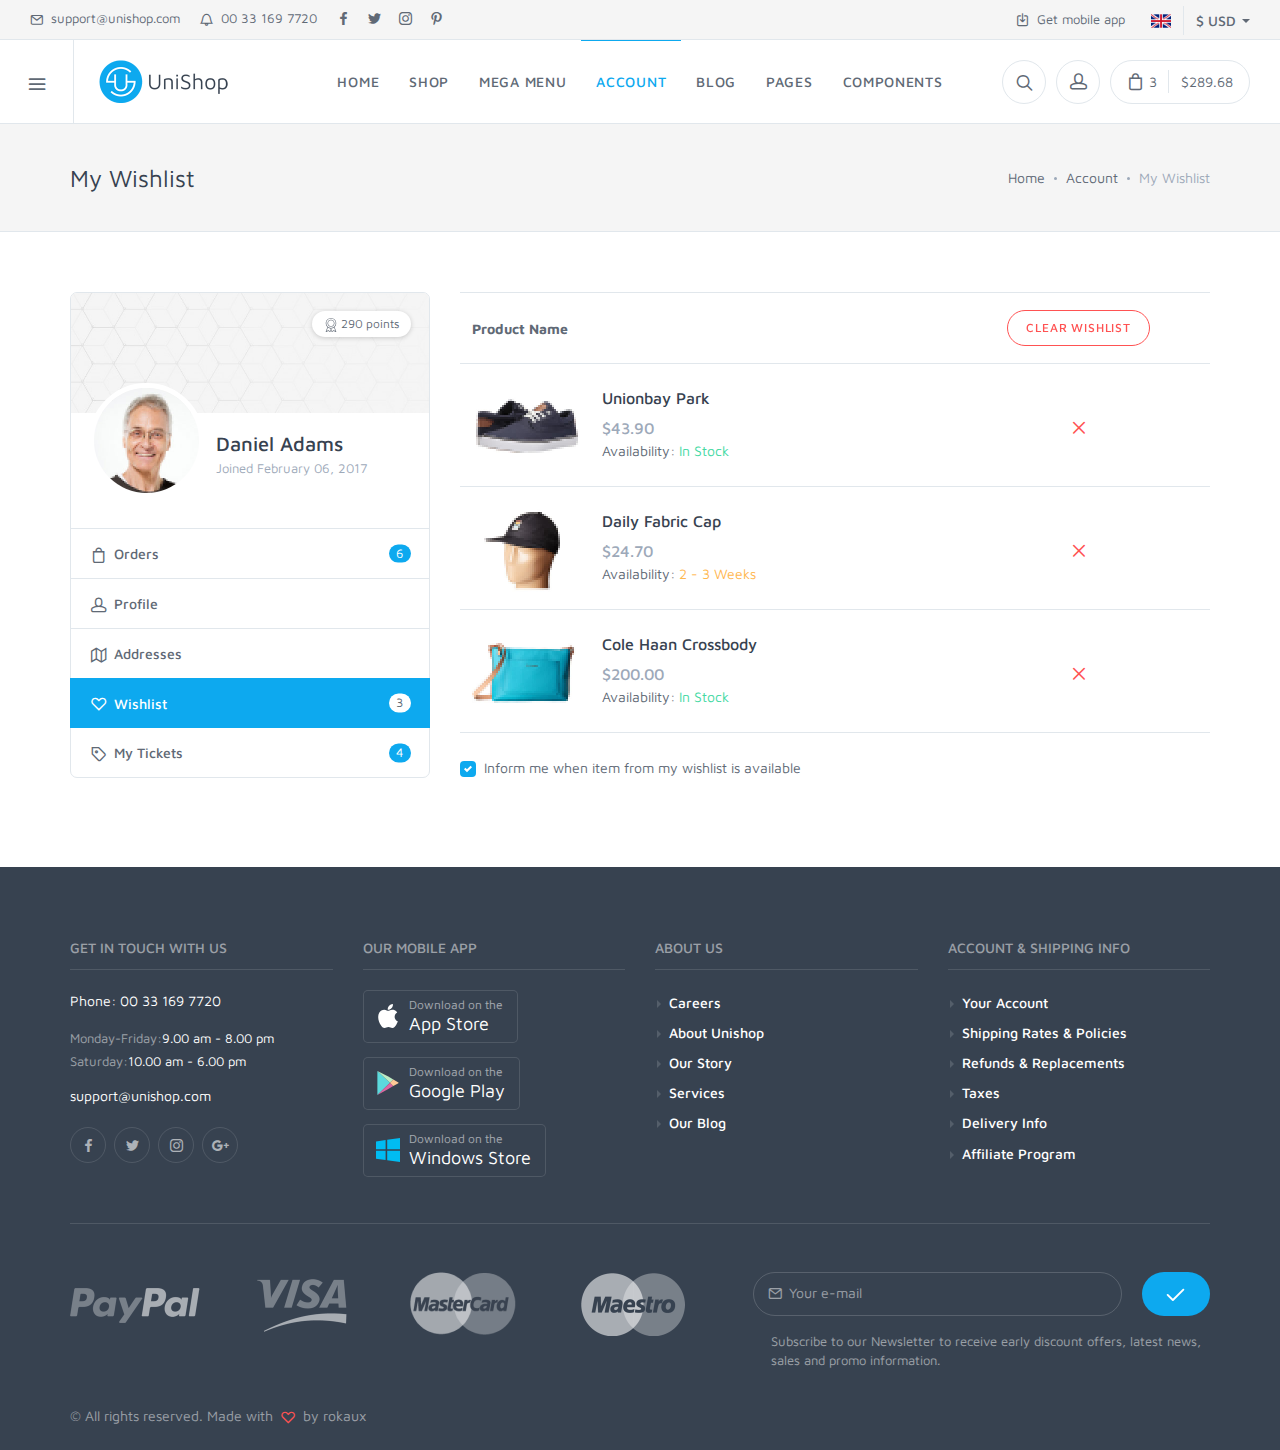
<file: WebContent/account-wishlist.html>
<!DOCTYPE html>
<html lang="en">
  <head>
    <meta charset="utf-8">
    <title>My Wishlist
    </title>
    <!-- SEO Meta Tags-->
    <meta name="description" content="Unishop - Universal E-Commerce Template">
    <meta name="keywords" content="shop, e-commerce, modern, flat style, responsive, online store, business, mobile, blog, bootstrap 4, html5, css3, jquery, js, gallery, slider, touch, creative, clean">
    <meta name="author" content="Rokaux">
    <!-- Mobile Specific Meta Tag-->
    <meta name="viewport" content="width=device-width, initial-scale=1.0, maximum-scale=1.0, user-scalable=no">
    <!-- Favicon and Apple Icons-->
    <link rel="icon" type="image/x-icon" href="favicon.ico">
    <link rel="icon" type="image/png" href="favicon.png">
    <link rel="apple-touch-icon" href="touch-icon-iphone.png">
    <link rel="apple-touch-icon" sizes="152x152" href="touch-icon-ipad.png">
    <link rel="apple-touch-icon" sizes="180x180" href="touch-icon-iphone-retina.png">
    <link rel="apple-touch-icon" sizes="167x167" href="touch-icon-ipad-retina.png">
    <!-- Vendor Styles including: Bootstrap, Font Icons, Plugins, etc.-->
    <link rel="stylesheet" media="screen" href="css/vendor.min.css">
    <!-- Main Template Styles-->
    <link id="mainStyles" rel="stylesheet" media="screen" href="css/styles.min.css">
    <!-- Modernizr-->
    <script src="js/modernizr.min.js"></script>
  </head>
  <!-- Body-->
  <body>
    <!-- Off-Canvas Category Menu-->
    <div class="offcanvas-container" id="shop-categories">
      <div class="offcanvas-header">
        <h3 class="offcanvas-title">Shop Categories</h3>
      </div>
      <nav class="offcanvas-menu">
        <ul class="menu">
          <li class="has-children"><span><a href="#">Men's Shoes</a><span class="sub-menu-toggle"></span></span>
            <ul class="offcanvas-submenu">
              <li><a href="#">Sneakers</a></li>
              <li><a href="#">Loafers</a></li>
              <li><a href="#">Boat Shoes</a></li>
              <li><a href="#">Sandals</a></li>
              <li><a href="#">View All</a></li>
            </ul>
          </li>
          <li class="has-children"><span><a href="#">Women's Shoes</a><span class="sub-menu-toggle"></span></span>
            <ul class="offcanvas-submenu">
              <li><a href="#">Sandals</a></li>
              <li><a href="#">Flats</a></li>
              <li><a href="#">Sneakers</a></li>
              <li><a href="#">Heels</a></li>
              <li><a href="#">View All</a></li>
            </ul>
          </li>
          <li class="has-children"><span><a href="#">Men's Clothing</a><span class="sub-menu-toggle"></span></span>
            <ul class="offcanvas-submenu">
              <li><a href="#">Shirts &amp; Tops</a></li>
              <li><a href="#">Pants</a></li>
              <li><a href="#">Jackets</a></li>
              <li><a href="#">View All</a></li>
            </ul>
          </li>
          <li class="has-children"><span><a href="#">Women's Clothing</a><span class="sub-menu-toggle"></span></span>
            <ul class="offcanvas-submenu">
              <li><a href="#">Dresses</a></li>
              <li><a href="#">Shirts &amp; Tops</a></li>
              <li><a href="#">Shorts</a></li>
              <li><a href="#">Swimwear</a></li>
              <li><a href="#">View All</a></li>
            </ul>
          </li>
          <li class="has-children"><span><a href="#">Kid's Shoes</a><span class="sub-menu-toggle"></span></span>
            <ul class="offcanvas-submenu">
              <li><a href="#">Boots</a></li>
              <li><a href="#">Sandals</a></li>
              <li><a href="#">Crib Shoes</a></li>
              <li><a href="#">Loafers</a></li>
              <li><a href="#">View All</a></li>
            </ul>
          </li>
          <li class="has-children"><span><a href="#">Bags</a><span class="sub-menu-toggle"></span></span>
            <ul class="offcanvas-submenu">
              <li><a href="#">Handbags</a></li>
              <li><a href="#">Backpacks</a></li>
              <li><a href="#">Luggage</a></li>
              <li><a href="#">Wallets</a></li>
              <li><a href="#">View All</a></li>
            </ul>
          </li>
          <li class="has-children"><span><a href="#">Accessories</a><span class="sub-menu-toggle"></span></span>
            <ul class="offcanvas-submenu">
              <li><a href="#">Sunglasses</a></li>
              <li><a href="#">Hats</a></li>
              <li><a href="#">Watches</a></li>
              <li><a href="#">Jewelry</a></li>
              <li><a href="#">Belts</a></li>
              <li><a href="#">View All</a></li>
            </ul>
          </li>
        </ul>
      </nav>
    </div>
    <!-- Off-Canvas Mobile Menu-->
    <div class="offcanvas-container" id="mobile-menu"><a class="account-link" href="account-orders.html">
        <div class="user-ava"><img src="img/account/user-ava-md.jpg" alt="Daniel Adams">
        </div>
        <div class="user-info">
          <h6 class="user-name">Daniel Adams</h6><span class="text-sm text-white opacity-60">290 Reward points</span>
        </div></a>
      <nav class="offcanvas-menu">
        <ul class="menu">
          <li class="has-children"><span><a href="index.html"><span>Home</span></a><span class="sub-menu-toggle"></span></span>
            <ul class="offcanvas-submenu">
                <li><a href="index.html">Featured Products Slider</a></li>
                <li><a href="home-featured-categories.html">Featured Categories</a></li>
                <li><a href="home-collection-showcase.html">Products Collection Showcase</a></li>
            </ul>
          </li>
          <li class="has-children"><span><a href="shop-grid-ls.html"><span>Shop</span></a><span class="sub-menu-toggle"></span></span>
            <ul class="offcanvas-submenu">
                <li><a href="shop-categories.html">Shop Categories</a></li>
              <li class="has-children"><span><a href="shop-grid-ls.html"><span>Shop Grid</span></a><span class="sub-menu-toggle"></span></span>
                <ul class="offcanvas-submenu">
                    <li><a href="shop-grid-ls.html">Grid Left Sidebar</a></li>
                    <li><a href="shop-grid-rs.html">Grid Right Sidebar</a></li>
                    <li><a href="shop-grid-ns.html">Grid No Sidebar</a></li>
                </ul>
              </li>
              <li class="has-children"><span><a href="shop-list-ls.html"><span>Shop List</span></a><span class="sub-menu-toggle"></span></span>
                <ul class="offcanvas-submenu">
                    <li><a href="shop-list-ls.html">List Left Sidebar</a></li>
                    <li><a href="shop-list-rs.html">List Right Sidebar</a></li>
                    <li><a href="shop-list-ns.html">List No Sidebar</a></li>
                </ul>
              </li>
                <li><a href="shop-single.html">Single Product</a></li>
                <li><a href="cart.html">Cart</a></li>
                <li><a href="checkout.html">Checkout</a></li>
            </ul>
          </li>
          <li class="has-children"><span><a href="#">Categories</a><span class="sub-menu-toggle"></span></span>
            <ul class="offcanvas-submenu">
              <li class="has-children"><span><a href="#">Men's Shoes</a><span class="sub-menu-toggle"></span></span>
                <ul class="offcanvas-submenu">
                  <li><a href="#">Sneakers</a></li>
                  <li><a href="#">Loafers</a></li>
                  <li><a href="#">Boat Shoes</a></li>
                  <li><a href="#">Sandals</a></li>
                  <li><a href="#">View All</a></li>
                </ul>
              </li>
              <li class="has-children"><span><a href="#">Women's Shoes</a><span class="sub-menu-toggle"></span></span>
                <ul class="offcanvas-submenu">
                  <li><a href="#">Sandals</a></li>
                  <li><a href="#">Flats</a></li>
                  <li><a href="#">Sneakers</a></li>
                  <li><a href="#">Heels</a></li>
                  <li><a href="#">View All</a></li>
                </ul>
              </li>
              <li class="has-children"><span><a href="#">Men's Clothing</a><span class="sub-menu-toggle"></span></span>
                <ul class="offcanvas-submenu">
                  <li><a href="#">Shirts &amp; Tops</a></li>
                  <li><a href="#">Pants</a></li>
                  <li><a href="#">Jackets</a></li>
                  <li><a href="#">View All</a></li>
                </ul>
              </li>
              <li class="has-children"><span><a href="#">Women's Clothing</a><span class="sub-menu-toggle"></span></span>
                <ul class="offcanvas-submenu">
                  <li><a href="#">Dresses</a></li>
                  <li><a href="#">Shirts &amp; Tops</a></li>
                  <li><a href="#">Shorts</a></li>
                  <li><a href="#">Swimwear</a></li>
                  <li><a href="#">View All</a></li>
                </ul>
              </li>
              <li class="has-children"><span><a href="#">Bags</a><span class="sub-menu-toggle"></span></span>
                <ul class="offcanvas-submenu">
                  <li><a href="#">Handbags</a></li>
                  <li><a href="#">Backpacks</a></li>
                  <li><a href="#">Luggage</a></li>
                  <li><a href="#">Wallets</a></li>
                  <li><a href="#">View All</a></li>
                </ul>
              </li>
              <li class="has-children"><span><a href="#">Accessories</a><span class="sub-menu-toggle"></span></span>
                <ul class="offcanvas-submenu">
                  <li><a href="#">Sunglasses</a></li>
                  <li><a href="#">Hats</a></li>
                  <li><a href="#">Watches</a></li>
                  <li><a href="#">Jewelry</a></li>
                  <li><a href="#">Belts</a></li>
                  <li><a href="#">View All</a></li>
                </ul>
              </li>
            </ul>
          </li>
          <li class="has-children active"><span><a href="account-orders.html"><span>Account</span></a><span class="sub-menu-toggle"></span></span>
            <ul class="offcanvas-submenu">
                <li><a href="account-login.html">Login / Register</a></li>
                <li><a href="account-password-recovery.html">Password Recovery</a></li>
                <li><a href="account-orders.html">Orders List</a></li>
                <li class="active"><a href="account-wishlist.html">Wishlist</a></li>
                <li><a href="account-profile.html">Profile Page</a></li>
                <li><a href="account-address.html">Contact / Shipping Address</a></li>
                <li><a href="account-open-ticket.html">Open Ticket</a></li>
                <li><a href="account-tickets.html">My Tickets</a></li>
                <li><a href="account-single-ticket.html">Single Ticket</a></li>
            </ul>
          </li>
          <li class="has-children"><span><a href="blog-rs.html"><span>Blog</span></a><span class="sub-menu-toggle"></span></span>
            <ul class="offcanvas-submenu">
              <li class="has-children"><span><a href="blog-rs.html"><span>Blog Layout</span></a><span class="sub-menu-toggle"></span></span>
                <ul class="offcanvas-submenu">
                    <li><a href="blog-rs.html">Blog Right Sidebar</a></li>
                    <li><a href="blog-ls.html">Blog Left Sidebar</a></li>
                    <li><a href="blog-ns.html">Blog No Sidebar</a></li>
                </ul>
              </li>
              <li class="has-children"><span><a href="blog-single-rs.html"><span>Single Post Layout</span></a><span class="sub-menu-toggle"></span></span>
                <ul class="offcanvas-submenu">
                    <li><a href="blog-single-rs.html">Post Right Sidebar</a></li>
                    <li><a href="blog-single-ls.html">Post Left Sidebar</a></li>
                    <li><a href="blog-single-ns.html">Post No Sidebar</a></li>
                </ul>
              </li>
            </ul>
          </li>
          <li class="has-children"><span><a href="#"><span>Pages</span></a><span class="sub-menu-toggle"></span></span>
            <ul class="offcanvas-submenu">
                <li><a href="about.html">About Us</a></li>
                <li><a href="mobile-app.html">Unishop Mobile App</a></li>
                <li><a href="services.html">Services</a></li>
                <li><a href="contacts.html">Contacts</a></li>
                <li><a href="faq.html">Help / FAQ</a></li>
                <li><a href="order-tracking.html">Order Tracking</a></li>
                <li><a href="search-results.html">Search Results</a></li>
                <li><a href="404.html">404</a></li>
                <li><a href="coming-soon.html">Coming Soon</a></li>
              <li><a class="text-danger" href="docs/dev-setup.html">Documentation</a></li>
            </ul>
          </li>
          <li class="has-children"><span><a href="components/accordion.html"><span>Components</span></a><span class="sub-menu-toggle"></span></span>
            <ul class="offcanvas-submenu">
                <li><a href="components/accordion.html">Accordion</a></li>
                <li><a href="components/alerts.html">Alerts</a></li>
                <li><a href="components/buttons.html">Buttons</a></li>
                <li><a href="components/cards.html">Cards</a></li>
                <li><a href="components/carousel.html">Carousel</a></li>
                <li><a href="components/countdown.html">Countdown</a></li>
                <li><a href="components/forms.html">Forms</a></li>
                <li><a href="components/gallery.html">Gallery</a></li>
                <li><a href="components/google-maps.html">Google Maps</a></li>
                <li><a href="components/images.html">Images &amp; Figures</a></li>
                <li><a href="components/list-group.html">List Group</a></li>
                <li><a href="components/market-social-buttons.html">Market &amp; Social Buttons</a></li>
                <li><a href="components/media.html">Media Object</a></li>
                <li><a href="components/modal.html">Modal</a></li>
                <li><a href="components/pagination.html">Pagination</a></li>
                <li><a href="components/pills.html">Pills</a></li>
                <li><a href="components/progress-bars.html">Progress Bars</a></li>
                <li><a href="components/shop-items.html">Shop Items</a></li>
                <li><a href="components/steps.html">Steps</a></li>
                <li><a href="components/tables.html">Tables</a></li>
                <li><a href="components/tabs.html">Tabs</a></li>
                <li><a href="components/team.html">Team</a></li>
                <li><a href="components/toasts.html">Toast Notifications</a></li>
                <li><a href="components/tooltips-popovers.html">Tooltips &amp; Popovers</a></li>
                <li><a href="components/typography.html">Typography</a></li>
                <li><a href="components/video-player.html">Video Player</a></li>
                <li><a href="components/widgets.html">Widgets</a></li>
            </ul>
          </li>
        </ul>
      </nav>
    </div>
    <!-- Topbar-->
    <div class="topbar">
      <div class="topbar-column"><a class="hidden-md-down" href="mailto:support@unishop.com"><i class="icon-mail"></i>&nbsp; support@unishop.com</a><a class="hidden-md-down" href="tel:00331697720"><i class="icon-bell"></i>&nbsp; 00 33 169 7720</a><a class="social-button sb-facebook shape-none sb-dark" href="#" target="_blank"><i class="socicon-facebook"></i></a><a class="social-button sb-twitter shape-none sb-dark" href="#" target="_blank"><i class="socicon-twitter"></i></a><a class="social-button sb-instagram shape-none sb-dark" href="#" target="_blank"><i class="socicon-instagram"></i></a><a class="social-button sb-pinterest shape-none sb-dark" href="#" target="_blank"><i class="socicon-pinterest"></i></a>
      </div>
      <div class="topbar-column"><a class="hidden-md-down" href="#"><i class="icon-download"></i>&nbsp; Get mobile app</a>
        <div class="lang-currency-switcher-wrap">
          <div class="lang-currency-switcher dropdown-toggle"><span class="language"><img alt="English" src="img/flags/GB.png"></span><span class="currency">$ USD</span></div>
          <div class="dropdown-menu">
            <div class="currency-select">
              <select class="form-control form-control-rounded form-control-sm">
                <option value="usd">$ USD</option>
                <option value="usd">€ EUR</option>
                <option value="usd">£ UKP</option>
                <option value="usd">¥ JPY</option>
              </select>
            </div><a class="dropdown-item" href="#"><img src="img/flags/FR.png" alt="Français">Français</a><a class="dropdown-item" href="#"><img src="img/flags/DE.png" alt="Deutsch">Deutsch</a><a class="dropdown-item" href="#"><img src="img/flags/IT.png" alt="Italiano">Italiano</a>
          </div>
        </div>
      </div>
    </div>
    <!-- Navbar-->
    <!-- Remove "navbar-sticky" class to make navigation bar scrollable with the page.-->
    <header class="navbar navbar-sticky">
      <!-- Search-->
      <form class="site-search" method="get">
        <input type="text" name="site_search" placeholder="Type to search...">
        <div class="search-tools"><span class="clear-search">Clear</span><span class="close-search"><i class="icon-cross"></i></span></div>
      </form>
      <div class="site-branding">
        <div class="inner">
          <!-- Off-Canvas Toggle (#shop-categories)--><a class="offcanvas-toggle cats-toggle" href="#shop-categories" data-toggle="offcanvas"></a>
          <!-- Off-Canvas Toggle (#mobile-menu)--><a class="offcanvas-toggle menu-toggle" href="#mobile-menu" data-toggle="offcanvas"></a>
          <!-- Site Logo--><a class="site-logo" href="index.html"><img src="img/logo/logo.png" alt="Unishop"></a>
        </div>
      </div>
      <!-- Main Navigation-->
      <nav class="site-menu">
        <ul>
          <li class="has-megamenu"><a href="index.html"><span>Home</span></a>
            <ul class="mega-menu">
              <li><a class="d-block img-thumbnail text-center navi-link" href="index.html"><img alt="Featured Products Slider" src="img/mega-menu-home/01.jpg">
                  <h6 class="mt-3">Featured Products Slider</h6></a></li>
              <li><a class="d-block img-thumbnail text-center navi-link" href="home-featured-categories.html"><img alt="Featured Categories" src="img/mega-menu-home/02.jpg">
                  <h6 class="mt-3">Featured Categories</h6></a></li>
              <li><a class="d-block img-thumbnail text-center navi-link" href="home-collection-showcase.html"><img alt="Products Collection Showcase" src="img/mega-menu-home/03.jpg">
                  <h6 class="mt-3">Products Collection Showcase</h6></a></li>
              <li>
                <div class="img-thumbnail text-center"><img alt="More To Come. Stay Tuned!" src="img/mega-menu-home/04.jpg">
                  <h6 class="mt-3">More To Come. Stay Tuned!</h6>
                </div>
              </li>
            </ul>
          </li>
          <li><a href="shop-grid-ls.html"><span>Shop</span></a>
            <ul class="sub-menu">
                <li><a href="shop-categories.html">Shop Categories</a></li>
              <li class="has-children"><a href="shop-grid-ls.html"><span>Shop Grid</span></a>
                <ul class="sub-menu">
                    <li><a href="shop-grid-ls.html">Grid Left Sidebar</a></li>
                    <li><a href="shop-grid-rs.html">Grid Right Sidebar</a></li>
                    <li><a href="shop-grid-ns.html">Grid No Sidebar</a></li>
                </ul>
              </li>
              <li class="has-children"><a href="shop-list-ls.html"><span>Shop List</span></a>
                <ul class="sub-menu">
                    <li><a href="shop-list-ls.html">List Left Sidebar</a></li>
                    <li><a href="shop-list-rs.html">List Right Sidebar</a></li>
                    <li><a href="shop-list-ns.html">List No Sidebar</a></li>
                </ul>
              </li>
                <li><a href="shop-single.html">Single Product</a></li>
                <li><a href="cart.html">Cart</a></li>
              <li class="has-children"><a href="checkout-address.html"><span>Checkout</span></a>
                <ul class="sub-menu">             
                    <li><a href="checkout-address.html">Address</a></li>
                    <li><a href="checkout-shipping.html">Shipping</a></li>
                    <li><a href="checkout-payment.html">Payment</a></li>
                    <li><a href="checkout-review.html">Review</a></li>
                    <li><a href="checkout-complete.html">Complete</a></li>
                </ul>
              </li>
            </ul>
          </li>
          <li class="has-megamenu"><a href="#"><span>Mega Menu</span></a>
            <ul class="mega-menu">
              <li><span class="mega-menu-title">Top Categories</span>
                <ul class="sub-menu">
                  <li><a href="#">Men's Shoes</a></li>
                  <li><a href="#">Women's Shoes</a></li>
                  <li><a href="#">Shirts and Tops</a></li>
                  <li><a href="#">Swimwear</a></li>
                  <li><a href="#">Shorts and Pants</a></li>
                  <li><a href="#">Accessories</a></li>
                </ul>
              </li>
              <li><span class="mega-menu-title">Specialty Shops</span>
                <ul class="sub-menu">
                  <li><a href="#">Junior's Shop</a></li>
                  <li><a href="#">Swim Shop</a></li>
                  <li><a href="#">Athletic Shop</a></li>
                  <li><a href="#">Outdoor Shop</a></li>
                  <li><a href="#">Luxury Shop</a></li>
                  <li><a href="#">Accessories Shop</a></li>
                </ul>
              </li>
              <li>
                <section class="promo-box" style="background-image: url(img/banners/02.jpg);"><span class="overlay-dark" style="opacity: .4;"></span>
                  <div class="promo-box-content text-center padding-top-2x padding-bottom-2x">
                    <h4 class="text-light text-thin text-shadow">New Collection of</h4>
                    <h3 class="text-bold text-light text-shadow">Sunglasses</h3><a class="btn btn-sm btn-primary" href="#">Shop Now</a>
                  </div>
                </section>
              </li>
              <li>
                <section class="promo-box" style="background-image: url(img/banners/03.jpg);">
                  <!-- Choose between .overlay-dark (#000) or .overlay-light (#fff) with default opacity of 50%. You can overrride default color and opacity values via 'style' attribute.--><span class="overlay-dark" style="opacity: .45;"></span>
                  <div class="promo-box-content text-center padding-top-2x padding-bottom-2x">
                    <h3 class="text-bold text-light text-shadow">Limited Offer</h3>
                    <h4 class="text-light text-thin text-shadow">save up to 50%!</h4><a class="btn btn-sm btn-primary" href="#">Learn More</a>
                  </div>
                </section>
              </li>
            </ul>
          </li>
          <li class="active"><a href="account-orders.html"><span>Account</span></a>
            <ul class="sub-menu">
                <li><a href="account-login.html">Login / Register</a></li>
                <li><a href="account-password-recovery.html">Password Recovery</a></li>
                <li><a href="account-orders.html">Orders List</a></li>
                <li class="active"><a href="account-wishlist.html">Wishlist</a></li>
                <li><a href="account-profile.html">Profile Page</a></li>
                <li><a href="account-address.html">Contact / Shipping Address</a></li>
                <li><a href="account-tickets.html">My Tickets</a></li>
                <li><a href="account-single-ticket.html">Single Ticket</a></li>
            </ul>
          </li>
          <li><a href="blog-rs.html"><span>Blog</span></a>
            <ul class="sub-menu">
              <li class="has-children"><a href="blog-rs.html"><span>Blog Layout</span></a>
                <ul class="sub-menu">
                    <li><a href="blog-rs.html">Blog Right Sidebar</a></li>
                    <li><a href="blog-ls.html">Blog Left Sidebar</a></li>
                    <li><a href="blog-ns.html">Blog No Sidebar</a></li>
                </ul>
              </li>
              <li class="has-children"><a href="blog-single-rs.html"><span>Single Post Layout</span></a>
                <ul class="sub-menu">
                    <li><a href="blog-single-rs.html">Post Right Sidebar</a></li>
                    <li><a href="blog-single-ls.html">Post Left Sidebar</a></li>
                    <li><a href="blog-single-ns.html">Post No Sidebar</a></li>
                </ul>
              </li>
            </ul>
          </li>
          <li><a href="#"><span>Pages</span></a>
            <ul class="sub-menu">
                <li><a href="about.html">About Us</a></li>
                <li><a href="contacts.html">Contacts</a></li>
                <li><a href="faq.html">Help / FAQ</a></li>
                <li><a href="order-tracking.html">Order Tracking</a></li>
                <li><a href="search-results.html">Search Results</a></li>
                <li><a href="404.html">404 Not Found</a></li>
                <li><a href="coming-soon.html">Coming Soon</a></li>
              <li><a class="text-danger" href="docs/dev-setup.html">Documentation</a></li>
            </ul>
          </li>
          <li class="has-megamenu"><a href="components/accordion.html"><span>Components</span></a>
            <ul class="mega-menu">
              <li><span class="mega-menu-title">A - F</span>
                  <ul class="sub-menu">
                    <li><a href="components/accordion.html">Accordion</a></li>
                    <li><a href="components/alerts.html">Alerts</a></li>
                    <li><a href="components/buttons.html">Buttons</a></li>
                    <li><a href="components/cards.html">Cards</a></li>
                    <li><a href="components/carousel.html">Carousel</a></li>
                    <li><a href="components/countdown.html">Countdown</a></li>
                    <li><a href="components/forms.html">Forms</a></li>
                  </ul>
              </li>
              <li><span class="mega-menu-title">G - M</span>
                  <ul class="sub-menu">
                    <li><a href="components/gallery.html">Gallery</a></li>
                    <li><a href="components/google-maps.html">Google Maps</a></li>
                    <li><a href="components/images.html">Images &amp; Figures</a></li>
                    <li><a href="components/list-group.html">List Group</a></li>
                    <li><a href="components/market-social-buttons.html">Market &amp; Social Buttons</a></li>
                    <li><a href="components/media.html">Media Object</a></li>
                    <li><a href="components/modal.html">Modal</a></li>
                  </ul>
              </li>
              <li><span class="mega-menu-title">P - T</span>
                  <ul class="sub-menu">
                    <li><a href="components/pagination.html">Pagination</a></li>
                    <li><a href="components/pills.html">Pills</a></li>
                    <li><a href="components/progress-bars.html">Progress Bars</a></li>
                    <li><a href="components/shop-items.html">Shop Items</a></li>
                    <li><a href="components/steps.html">Steps</a></li>
                    <li><a href="components/tables.html">Tables</a></li>
                    <li><a href="components/tabs.html">Tabs</a></li>
                  </ul>
              </li>
              <li><span class="mega-menu-title">T - W</span>
                  <ul class="sub-menu">
                    <li><a href="components/team.html">Team</a></li>
                    <li><a href="components/toasts.html">Toast Notifications</a></li>
                    <li><a href="components/tooltips-popovers.html">Tooltips &amp; Popovers</a></li>
                    <li><a href="components/typography.html">Typography</a></li>
                    <li><a href="components/video-player.html">Video Player</a></li>
                    <li><a href="components/widgets.html">Widgets</a></li>
                  </ul>
              </li>
            </ul>
          </li>
        </ul>
      </nav>
      <!-- Toolbar-->
      <div class="toolbar">
        <div class="inner">
          <div class="tools">
            <div class="search"><i class="icon-search"></i></div>
            <div class="account"><a href="account-orders.html"></a><i class="icon-head"></i>
              <ul class="toolbar-dropdown">
                <li class="sub-menu-user">
                  <div class="user-ava"><img src="img/account/user-ava-sm.jpg" alt="Daniel Adams">
                  </div>
                  <div class="user-info">
                    <h6 class="user-name">Daniel Adams</h6><span class="text-xs text-muted">290 Reward points</span>
                  </div>
                </li>
                  <li><a href="account-profile.html">My Profile</a></li>
                  <li><a href="account-orders.html">Orders List</a></li>
                  <li class="active"><a href="account-wishlist.html">Wishlist</a></li>
                <li class="sub-menu-separator"></li>
                <li><a href="#"> <i class="icon-unlock"></i>Logout</a></li>
              </ul>
            </div>
            <div class="cart"><a href="cart.html"></a><i class="icon-bag"></i><span class="count">3</span><span class="subtotal">$289.68</span>
              <div class="toolbar-dropdown">
                <div class="dropdown-product-item"><span class="dropdown-product-remove"><i class="icon-cross"></i></span><a class="dropdown-product-thumb" href="shop-single.html"><img src="img/cart-dropdown/01.jpg" alt="Product"></a>
                  <div class="dropdown-product-info"><a class="dropdown-product-title" href="shop-single.html">Unionbay Park</a><span class="dropdown-product-details">1 x $43.90</span></div>
                </div>
                <div class="dropdown-product-item"><span class="dropdown-product-remove"><i class="icon-cross"></i></span><a class="dropdown-product-thumb" href="shop-single.html"><img src="img/cart-dropdown/02.jpg" alt="Product"></a>
                  <div class="dropdown-product-info"><a class="dropdown-product-title" href="shop-single.html">Daily Fabric Cap</a><span class="dropdown-product-details">2 x $24.89</span></div>
                </div>
                <div class="dropdown-product-item"><span class="dropdown-product-remove"><i class="icon-cross"></i></span><a class="dropdown-product-thumb" href="shop-single.html"><img src="img/cart-dropdown/03.jpg" alt="Product"></a>
                  <div class="dropdown-product-info"><a class="dropdown-product-title" href="shop-single.html">Haan Crossbody</a><span class="dropdown-product-details">1 x $200.00</span></div>
                </div>
                <div class="toolbar-dropdown-group">
                  <div class="column"><span class="text-lg">Total:</span></div>
                  <div class="column text-right"><span class="text-lg text-medium">$289.68&nbsp;</span></div>
                </div>
                <div class="toolbar-dropdown-group">
                  <div class="column"><a class="btn btn-sm btn-block btn-secondary" href="cart.html">View Cart</a></div>
                  <div class="column"><a class="btn btn-sm btn-block btn-success" href="checkout-address.html">Checkout</a></div>
                </div>
              </div>
            </div>
          </div>
        </div>
      </div>
    </header>
    <!-- Off-Canvas Wrapper-->
    <div class="offcanvas-wrapper">
      <!-- Page Title-->
      <div class="page-title">
        <div class="container">
          <div class="column">
            <h1>My Wishlist</h1>
          </div>
          <div class="column">
            <ul class="breadcrumbs">
              <li><a href="index.html">Home</a>
              </li>
              <li class="separator">&nbsp;</li>
              <li><a href="account-orders.html">Account</a>
              </li>
              <li class="separator">&nbsp;</li>
              <li>My Wishlist</li>
            </ul>
          </div>
        </div>
      </div>
      <!-- Page Content-->
      <div class="container padding-bottom-3x mb-2">
        <div class="row">
          <div class="col-lg-4">
            <aside class="user-info-wrapper">
              <div class="user-cover" style="background-image: url(img/account/user-cover-img.jpg);">
                <div class="info-label" data-toggle="tooltip" title="You currently have 290 Reward Points to spend"><i class="icon-medal"></i>290 points</div>
              </div>
              <div class="user-info">
                <div class="user-avatar"><a class="edit-avatar" href="#"></a><img src="img/account/user-ava.jpg" alt="User"></div>
                <div class="user-data">
                  <h4>Daniel Adams</h4><span>Joined February 06, 2017</span>
                </div>
              </div>
            </aside>
            <nav class="list-group"><a class="list-group-item with-badge" href="account-orders.html"><i class="icon-bag"></i>Orders<span class="badge badge-primary badge-pill">6</span></a><a class="list-group-item" href="account-profile.html"><i class="icon-head"></i>Profile</a><a class="list-group-item" href="account-address.html"><i class="icon-map"></i>Addresses</a><a class="list-group-item with-badge active" href="account-wishlist.html"><i class="icon-heart"></i>Wishlist<span class="badge badge-primary badge-pill">3</span></a><a class="list-group-item with-badge" href="account-tickets.html"><i class="icon-tag"></i>My Tickets<span class="badge badge-primary badge-pill">4</span></a></nav>
          </div>
          <div class="col-lg-8">
            <div class="padding-top-2x mt-2 hidden-lg-up"></div>
            <!-- Wishlist Table-->
            <div class="table-responsive wishlist-table margin-bottom-none">
              <table class="table">
                <thead>
                  <tr>
                    <th>Product Name</th>
                    <th class="text-center"><a class="btn btn-sm btn-outline-danger" href="#">Clear Wishlist</a></th>
                  </tr>
                </thead>
                <tbody>
                  <tr>
                    <td>
                      <div class="product-item"><a class="product-thumb" href="shop-single.html"><img src="img/shop/cart/01.jpg" alt="Product"></a>
                        <div class="product-info">
                          <h4 class="product-title"><a href="shop-single.html">Unionbay Park</a></h4>
                          <div class="text-lg text-medium text-muted">$43.90</div>
                          <div>Availability:
                            <div class="d-inline text-success">In Stock</div>
                          </div>
                        </div>
                      </div>
                    </td>
                    <td class="text-center"><a class="remove-from-cart" href="#" data-toggle="tooltip" title="Remove item"><i class="icon-cross"></i></a></td>
                  </tr>
                  <tr>
                    <td>
                      <div class="product-item"><a class="product-thumb" href="shop-single.html"><img src="img/shop/cart/02.jpg" alt="Product"></a>
                        <div class="product-info">
                          <h4 class="product-title"><a href="shop-single.html">Daily Fabric Cap</a></h4>
                          <div class="text-lg text-medium text-muted">$24.70</div>
                          <div>Availability:
                            <div class="d-inline text-warning">2 - 3 Weeks</div>
                          </div>
                        </div>
                      </div>
                    </td>
                    <td class="text-center"><a class="remove-from-cart" href="#" data-toggle="tooltip" title="Remove item"><i class="icon-cross"></i></a></td>
                  </tr>
                  <tr>
                    <td>
                      <div class="product-item"><a class="product-thumb" href="shop-single.html"><img src="img/shop/cart/03.jpg" alt="Product"></a>
                        <div class="product-info">
                          <h4 class="product-title"><a href="shop-single.html">Cole Haan Crossbody</a></h4>
                          <div class="text-lg text-medium text-muted">$200.00</div>
                          <div>Availability:
                            <div class="d-inline text-success">In Stock</div>
                          </div>
                        </div>
                      </div>
                    </td>
                    <td class="text-center"><a class="remove-from-cart" href="#" data-toggle="tooltip" title="Remove item"><i class="icon-cross"></i></a></td>
                  </tr>
                </tbody>
              </table>
            </div>
            <hr class="mb-4">
            <div class="custom-control custom-checkbox">
              <input class="custom-control-input" type="checkbox" id="inform_me" checked>
              <label class="custom-control-label" for="inform_me">Inform me when item from my wishlist is available</label>
            </div>
          </div>
        </div>
      </div>
      <!-- Site Footer-->
      <footer class="site-footer">
        <div class="container">
          <div class="row">
            <div class="col-lg-3 col-md-6">
              <!-- Contact Info-->
              <section class="widget widget-light-skin">
                <h3 class="widget-title">Get In Touch With Us</h3>
                <p class="text-white">Phone: 00 33 169 7720</p>
                <ul class="list-unstyled text-sm text-white">
                  <li><span class="opacity-50">Monday-Friday:</span>9.00 am - 8.00 pm</li>
                  <li><span class="opacity-50">Saturday:</span>10.00 am - 6.00 pm</li>
                </ul>
                <p><a class="navi-link-light" href="#">support@unishop.com</a></p><a class="social-button shape-circle sb-facebook sb-light-skin" href="#"><i class="socicon-facebook"></i></a><a class="social-button shape-circle sb-twitter sb-light-skin" href="#"><i class="socicon-twitter"></i></a><a class="social-button shape-circle sb-instagram sb-light-skin" href="#"><i class="socicon-instagram"></i></a><a class="social-button shape-circle sb-google-plus sb-light-skin" href="#"><i class="socicon-googleplus"></i></a>
              </section>
            </div>
            <div class="col-lg-3 col-md-6">
              <!-- Mobile App Buttons-->
              <section class="widget widget-light-skin">
                <h3 class="widget-title">Our Mobile App</h3><a class="market-button apple-button mb-light-skin" href="#"><span class="mb-subtitle">Download on the</span><span class="mb-title">App Store</span></a><a class="market-button google-button mb-light-skin" href="#"><span class="mb-subtitle">Download on the</span><span class="mb-title">Google Play</span></a><a class="market-button windows-button mb-light-skin" href="#"><span class="mb-subtitle">Download on the</span><span class="mb-title">Windows Store</span></a>
              </section>
            </div>
            <div class="col-lg-3 col-md-6">
              <!-- About Us-->
              <section class="widget widget-links widget-light-skin">
                <h3 class="widget-title">About Us</h3>
                <ul>
                  <li><a href="#">Careers</a></li>
                  <li><a href="#">About Unishop</a></li>
                  <li><a href="#">Our Story</a></li>
                  <li><a href="#">Services</a></li>
                  <li><a href="#">Our Blog</a></li>
                </ul>
              </section>
            </div>
            <div class="col-lg-3 col-md-6">
              <!-- Account / Shipping Info-->
              <section class="widget widget-links widget-light-skin">
                <h3 class="widget-title">Account &amp; Shipping Info</h3>
                <ul>
                  <li><a href="#">Your Account</a></li>
                  <li><a href="#">Shipping Rates & Policies</a></li>
                  <li><a href="#">Refunds & Replacements</a></li>
                  <li><a href="#">Taxes</a></li>
                  <li><a href="#">Delivery Info</a></li>
                  <li><a href="#">Affiliate Program</a></li>
                </ul>
              </section>
            </div>
          </div>
          <hr class="hr-light mt-2 margin-bottom-2x">
          <div class="row">
            <div class="col-md-7 padding-bottom-1x">
              <!-- Payment Methods-->
              <div class="margin-bottom-1x" style="max-width: 615px;"><img src="img/payment_methods.png" alt="Payment Methods">
              </div>
            </div>
            <div class="col-md-5 padding-bottom-1x">
              <div class="margin-top-1x hidden-md-up"></div>
              <!--Subscription-->
              <form class="subscribe-form" action="//rokaux.us12.list-manage.com/subscribe/post?u=c7103e2c981361a6639545bd5&amp;amp;id=1194bb7544" method="post" target="_blank" novalidate>
                <div class="clearfix">
                  <div class="input-group input-light">
                    <input class="form-control" type="email" name="EMAIL" placeholder="Your e-mail"><span class="input-group-addon"><i class="icon-mail"></i></span>
                  </div>
                  <!-- real people should not fill this in and expect good things - do not remove this or risk form bot signups-->
                  <div style="position: absolute; left: -5000px;" aria-hidden="true">
                    <input type="text" name="b_c7103e2c981361a6639545bd5_1194bb7544" tabindex="-1">
                  </div>
                  <button class="btn btn-primary" type="submit"><i class="icon-check"></i></button>
                </div><span class="form-text text-sm text-white opacity-50">Subscribe to our Newsletter to receive early discount offers, latest news, sales and promo information.</span>
              </form>
            </div>
          </div>
          <!-- Copyright-->
          <p class="footer-copyright">© All rights reserved. Made with &nbsp;<i class="icon-heart text-danger"></i><a href="http://rokaux.com/" target="_blank"> &nbsp;by rokaux</a></p>
        </div>
      </footer>
    </div>
    <!-- Back To Top Button--><a class="scroll-to-top-btn" href="#"><i class="icon-arrow-up"></i></a>
    <!-- Backdrop-->
    <div class="site-backdrop"></div>
    <!-- JavaScript (jQuery) libraries, plugins and custom scripts-->
    <script src="js/vendor.min.js"></script>
    <script src="js/scripts.min.js"></script>
  </body>
</html>
</file>
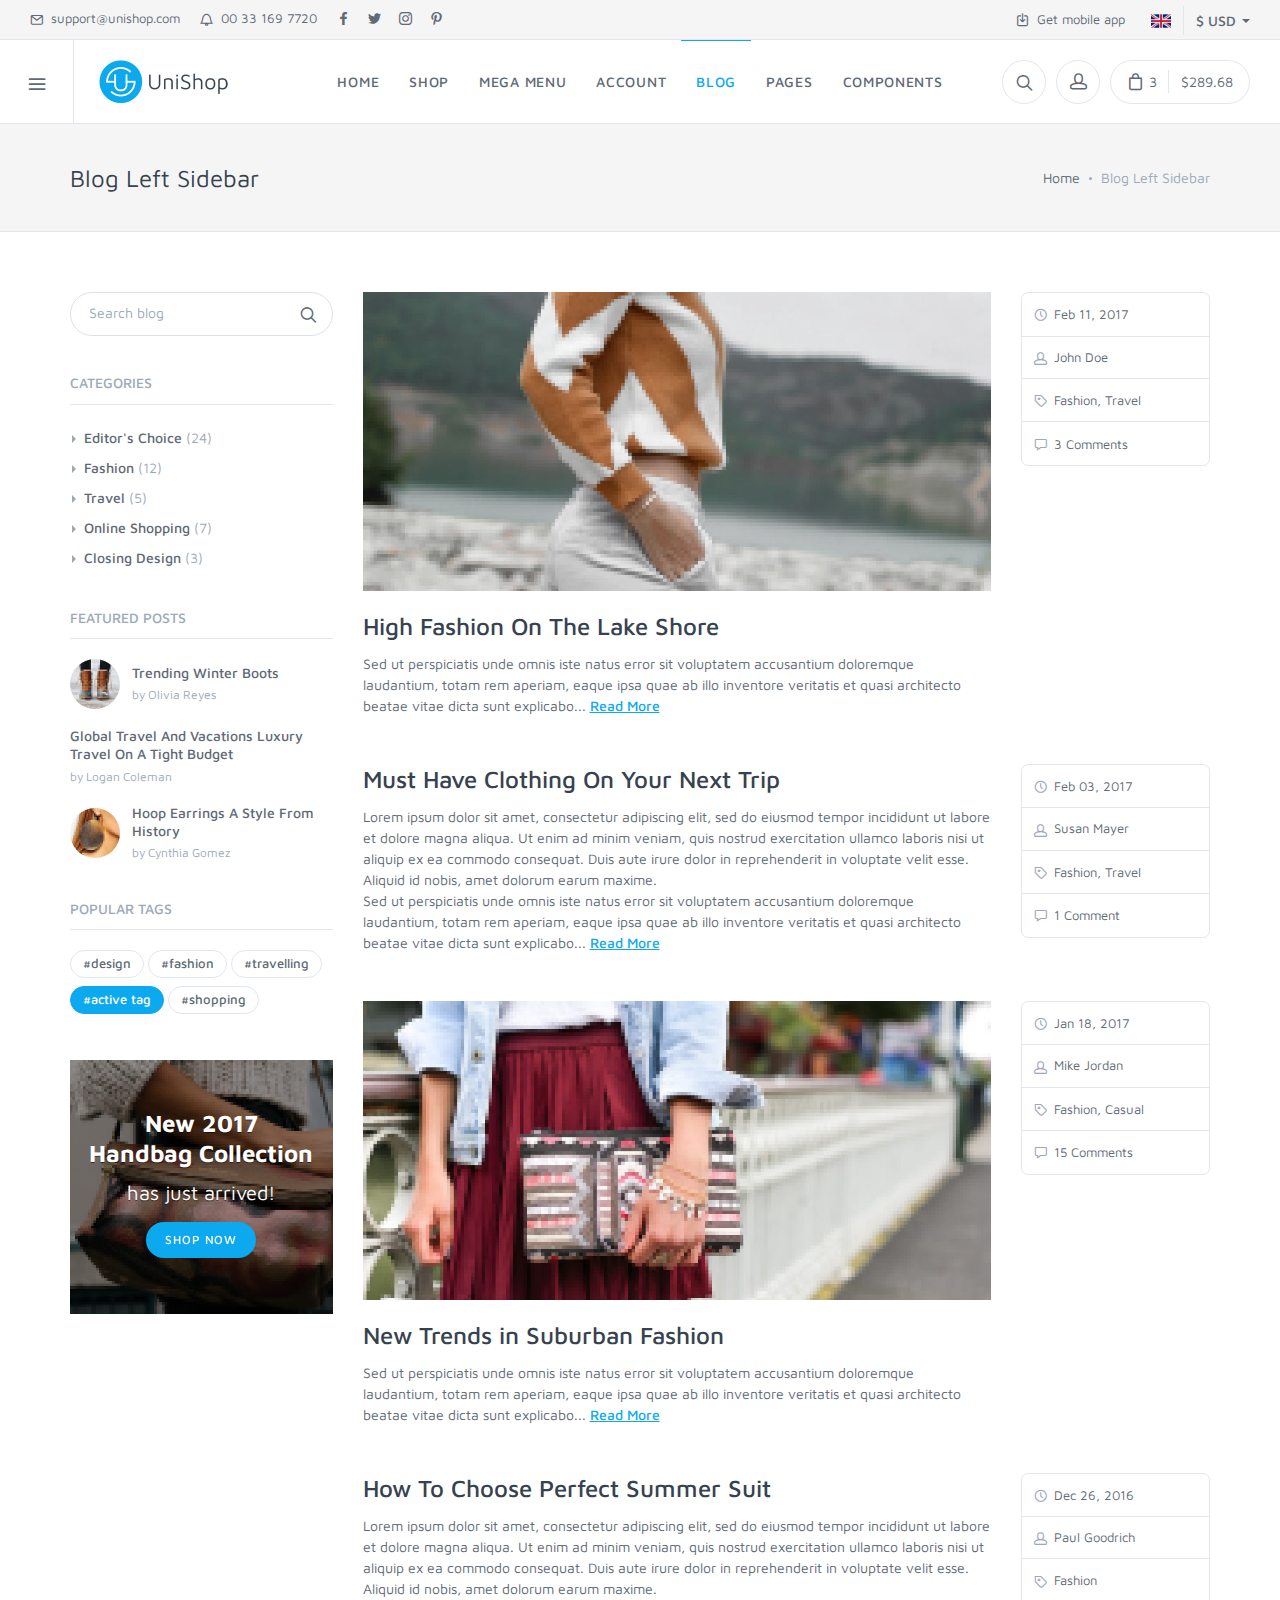
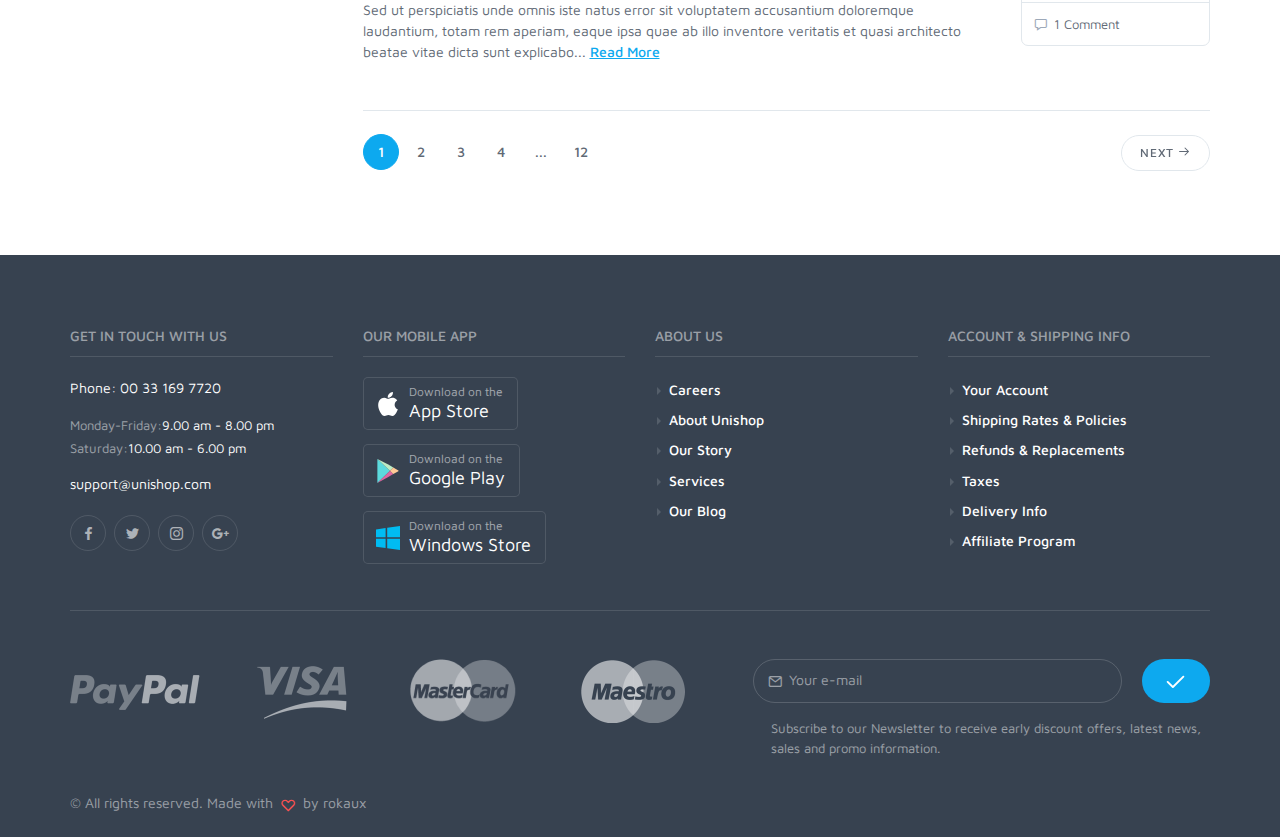
<file: WebContent/blog-ls.html>
<!DOCTYPE html>
<html lang="en">
  <head>
    <meta charset="utf-8">
    <title>Blog Left Sidebar
    </title>
    <!-- SEO Meta Tags-->
    <meta name="description" content="Unishop - Universal E-Commerce Template">
    <meta name="keywords" content="shop, e-commerce, modern, flat style, responsive, online store, business, mobile, blog, bootstrap 4, html5, css3, jquery, js, gallery, slider, touch, creative, clean">
    <meta name="author" content="Rokaux">
    <!-- Mobile Specific Meta Tag-->
    <meta name="viewport" content="width=device-width, initial-scale=1.0, maximum-scale=1.0, user-scalable=no">
    <!-- Favicon and Apple Icons-->
    <link rel="icon" type="image/x-icon" href="favicon.ico">
    <link rel="icon" type="image/png" href="favicon.png">
    <link rel="apple-touch-icon" href="touch-icon-iphone.png">
    <link rel="apple-touch-icon" sizes="152x152" href="touch-icon-ipad.png">
    <link rel="apple-touch-icon" sizes="180x180" href="touch-icon-iphone-retina.png">
    <link rel="apple-touch-icon" sizes="167x167" href="touch-icon-ipad-retina.png">
    <!-- Vendor Styles including: Bootstrap, Font Icons, Plugins, etc.-->
    <link rel="stylesheet" media="screen" href="css/vendor.min.css">
    <!-- Main Template Styles-->
    <link id="mainStyles" rel="stylesheet" media="screen" href="css/styles.min.css">
    <!-- Modernizr-->
    <script src="js/modernizr.min.js"></script>
  </head>
  <!-- Body-->
  <body>
    <!-- Blog Sidebar Modal-->
    <div class="modal fade" id="modalBlogSidebar" tabindex="-1">
      <div class="modal-dialog">
        <div class="modal-content">
          <div class="modal-header">
            <h4 class="modal-title">Blog Sidebar</h4>
            <button class="close" type="button" data-dismiss="modal" aria-label="Close"><span aria-hidden="true">&times;</span></button>
          </div>
          <div class="modal-body">
            <!-- Widget Search-->
            <section class="widget">
              <form class="input-group form-group" method="get"><span class="input-group-btn">
                  <button type="submit"><i class="icon-search"></i></button></span>
                <input class="form-control" type="search" placeholder="Search blog">
              </form>
            </section>
            <!-- Widget Categories-->
            <section class="widget widget-categories">
              <h3 class="widget-title">Categories</h3>
              <ul>
                <li><a href="#">Editor's Choice</a><span>(24)</span></li>
                <li><a href="#">Fashion</a><span>(12)</span></li>
                <li><a href="#">Travel</a><span>(5)</span></li>
                <li><a href="#">Online Shopping</a><span>(7)</span></li>
                <li><a href="#">Closing Design</a><span>(3)</span></li>
              </ul>
            </section>
            <!-- Widget Featured Posts-->
            <section class="widget widget-featured-posts">
              <h3 class="widget-title">Featured Posts</h3>
              <!-- Entry-->
              <div class="entry">
                <div class="entry-thumb"><a href="blog-single-rs.html"><img src="img/blog/widget/01.jpg" alt="Post"></a></div>
                <div class="entry-content">
                  <h4 class="entry-title"><a href="blog-single-rs.html">Trending Winter Boots</a></h4><span class="entry-meta">by Olivia Reyes</span>
                </div>
              </div>
              <!-- Entry-->
              <div class="entry">
                <div class="entry-content">
                  <h4 class="entry-title"><a href="blog-single-rs.html">Global Travel And Vacations Luxury Travel On A Tight Budget</a></h4><span class="entry-meta">by Logan Coleman</span>
                </div>
              </div>
              <!-- Entry-->
              <div class="entry">
                <div class="entry-thumb"><a href="blog-single-rs.html"><img src="img/blog/widget/02.jpg" alt="Post"></a></div>
                <div class="entry-content">
                  <h4 class="entry-title"><a href="blog-single-rs.html">Hoop Earrings A Style From History</a></h4><span class="entry-meta">by Cynthia Gomez</span>
                </div>
              </div>
            </section>
            <!-- Widget Tags-->
            <section class="widget widget-tags">
              <h3 class="widget-title">Popular Tags</h3><a class="tag" href="#">#design</a><a class="tag" href="#">#fashion</a><a class="tag" href="#">#travelling</a><span class="tag active">#active tag</span><a class="tag" href="#">#shopping</a>
            </section>
            <!-- Promo Banner-->
            <section class="promo-box" style="background-image: url(img/banners/01.jpg);">
              <!-- Choose between .overlay-dark (#000) or .overlay-light (#fff) with default opacity of 50%. You can overrride default color and opacity values via 'style' attribute.--><span class="overlay-dark" style="opacity: .35;"></span>
              <div class="promo-box-content text-center padding-top-2x padding-bottom-2x">
                <h3 class="text-bold text-light text-shadow">New 2017<br>Handbag Collection</h3>
                <h4 class="text-light text-thin text-shadow">has just arrived!</h4><a class="btn btn-sm btn-primary" href="shop-grid-ls.html">Shop Now</a>
              </div>
            </section>
          </div>
        </div>
      </div>
    </div>
    <!-- Off-Canvas Category Menu-->
    <div class="offcanvas-container" id="shop-categories">
      <div class="offcanvas-header">
        <h3 class="offcanvas-title">Shop Categories</h3>
      </div>
      <nav class="offcanvas-menu">
        <ul class="menu">
          <li class="has-children"><span><a href="#">Men's Shoes</a><span class="sub-menu-toggle"></span></span>
            <ul class="offcanvas-submenu">
              <li><a href="#">Sneakers</a></li>
              <li><a href="#">Loafers</a></li>
              <li><a href="#">Boat Shoes</a></li>
              <li><a href="#">Sandals</a></li>
              <li><a href="#">View All</a></li>
            </ul>
          </li>
          <li class="has-children"><span><a href="#">Women's Shoes</a><span class="sub-menu-toggle"></span></span>
            <ul class="offcanvas-submenu">
              <li><a href="#">Sandals</a></li>
              <li><a href="#">Flats</a></li>
              <li><a href="#">Sneakers</a></li>
              <li><a href="#">Heels</a></li>
              <li><a href="#">View All</a></li>
            </ul>
          </li>
          <li class="has-children"><span><a href="#">Men's Clothing</a><span class="sub-menu-toggle"></span></span>
            <ul class="offcanvas-submenu">
              <li><a href="#">Shirts &amp; Tops</a></li>
              <li><a href="#">Pants</a></li>
              <li><a href="#">Jackets</a></li>
              <li><a href="#">View All</a></li>
            </ul>
          </li>
          <li class="has-children"><span><a href="#">Women's Clothing</a><span class="sub-menu-toggle"></span></span>
            <ul class="offcanvas-submenu">
              <li><a href="#">Dresses</a></li>
              <li><a href="#">Shirts &amp; Tops</a></li>
              <li><a href="#">Shorts</a></li>
              <li><a href="#">Swimwear</a></li>
              <li><a href="#">View All</a></li>
            </ul>
          </li>
          <li class="has-children"><span><a href="#">Kid's Shoes</a><span class="sub-menu-toggle"></span></span>
            <ul class="offcanvas-submenu">
              <li><a href="#">Boots</a></li>
              <li><a href="#">Sandals</a></li>
              <li><a href="#">Crib Shoes</a></li>
              <li><a href="#">Loafers</a></li>
              <li><a href="#">View All</a></li>
            </ul>
          </li>
          <li class="has-children"><span><a href="#">Bags</a><span class="sub-menu-toggle"></span></span>
            <ul class="offcanvas-submenu">
              <li><a href="#">Handbags</a></li>
              <li><a href="#">Backpacks</a></li>
              <li><a href="#">Luggage</a></li>
              <li><a href="#">Wallets</a></li>
              <li><a href="#">View All</a></li>
            </ul>
          </li>
          <li class="has-children"><span><a href="#">Accessories</a><span class="sub-menu-toggle"></span></span>
            <ul class="offcanvas-submenu">
              <li><a href="#">Sunglasses</a></li>
              <li><a href="#">Hats</a></li>
              <li><a href="#">Watches</a></li>
              <li><a href="#">Jewelry</a></li>
              <li><a href="#">Belts</a></li>
              <li><a href="#">View All</a></li>
            </ul>
          </li>
        </ul>
      </nav>
    </div>
    <!-- Off-Canvas Mobile Menu-->
    <div class="offcanvas-container" id="mobile-menu"><a class="account-link" href="account-orders.html">
        <div class="user-ava"><img src="img/account/user-ava-md.jpg" alt="Daniel Adams">
        </div>
        <div class="user-info">
          <h6 class="user-name">Daniel Adams</h6><span class="text-sm text-white opacity-60">290 Reward points</span>
        </div></a>
      <nav class="offcanvas-menu">
        <ul class="menu">
          <li class="has-children"><span><a href="index.html"><span>Home</span></a><span class="sub-menu-toggle"></span></span>
            <ul class="offcanvas-submenu">
                <li><a href="index.html">Featured Products Slider</a></li>
                <li><a href="home-featured-categories.html">Featured Categories</a></li>
                <li><a href="home-collection-showcase.html">Products Collection Showcase</a></li>
            </ul>
          </li>
          <li class="has-children"><span><a href="shop-grid-ls.html"><span>Shop</span></a><span class="sub-menu-toggle"></span></span>
            <ul class="offcanvas-submenu">
                <li><a href="shop-categories.html">Shop Categories</a></li>
              <li class="has-children"><span><a href="shop-grid-ls.html"><span>Shop Grid</span></a><span class="sub-menu-toggle"></span></span>
                <ul class="offcanvas-submenu">
                    <li><a href="shop-grid-ls.html">Grid Left Sidebar</a></li>
                    <li><a href="shop-grid-rs.html">Grid Right Sidebar</a></li>
                    <li><a href="shop-grid-ns.html">Grid No Sidebar</a></li>
                </ul>
              </li>
              <li class="has-children"><span><a href="shop-list-ls.html"><span>Shop List</span></a><span class="sub-menu-toggle"></span></span>
                <ul class="offcanvas-submenu">
                    <li><a href="shop-list-ls.html">List Left Sidebar</a></li>
                    <li><a href="shop-list-rs.html">List Right Sidebar</a></li>
                    <li><a href="shop-list-ns.html">List No Sidebar</a></li>
                </ul>
              </li>
                <li><a href="shop-single.html">Single Product</a></li>
                <li><a href="cart.html">Cart</a></li>
                <li><a href="checkout.html">Checkout</a></li>
            </ul>
          </li>
          <li class="has-children"><span><a href="#">Categories</a><span class="sub-menu-toggle"></span></span>
            <ul class="offcanvas-submenu">
              <li class="has-children"><span><a href="#">Men's Shoes</a><span class="sub-menu-toggle"></span></span>
                <ul class="offcanvas-submenu">
                  <li><a href="#">Sneakers</a></li>
                  <li><a href="#">Loafers</a></li>
                  <li><a href="#">Boat Shoes</a></li>
                  <li><a href="#">Sandals</a></li>
                  <li><a href="#">View All</a></li>
                </ul>
              </li>
              <li class="has-children"><span><a href="#">Women's Shoes</a><span class="sub-menu-toggle"></span></span>
                <ul class="offcanvas-submenu">
                  <li><a href="#">Sandals</a></li>
                  <li><a href="#">Flats</a></li>
                  <li><a href="#">Sneakers</a></li>
                  <li><a href="#">Heels</a></li>
                  <li><a href="#">View All</a></li>
                </ul>
              </li>
              <li class="has-children"><span><a href="#">Men's Clothing</a><span class="sub-menu-toggle"></span></span>
                <ul class="offcanvas-submenu">
                  <li><a href="#">Shirts &amp; Tops</a></li>
                  <li><a href="#">Pants</a></li>
                  <li><a href="#">Jackets</a></li>
                  <li><a href="#">View All</a></li>
                </ul>
              </li>
              <li class="has-children"><span><a href="#">Women's Clothing</a><span class="sub-menu-toggle"></span></span>
                <ul class="offcanvas-submenu">
                  <li><a href="#">Dresses</a></li>
                  <li><a href="#">Shirts &amp; Tops</a></li>
                  <li><a href="#">Shorts</a></li>
                  <li><a href="#">Swimwear</a></li>
                  <li><a href="#">View All</a></li>
                </ul>
              </li>
              <li class="has-children"><span><a href="#">Bags</a><span class="sub-menu-toggle"></span></span>
                <ul class="offcanvas-submenu">
                  <li><a href="#">Handbags</a></li>
                  <li><a href="#">Backpacks</a></li>
                  <li><a href="#">Luggage</a></li>
                  <li><a href="#">Wallets</a></li>
                  <li><a href="#">View All</a></li>
                </ul>
              </li>
              <li class="has-children"><span><a href="#">Accessories</a><span class="sub-menu-toggle"></span></span>
                <ul class="offcanvas-submenu">
                  <li><a href="#">Sunglasses</a></li>
                  <li><a href="#">Hats</a></li>
                  <li><a href="#">Watches</a></li>
                  <li><a href="#">Jewelry</a></li>
                  <li><a href="#">Belts</a></li>
                  <li><a href="#">View All</a></li>
                </ul>
              </li>
            </ul>
          </li>
          <li class="has-children"><span><a href="account-orders.html"><span>Account</span></a><span class="sub-menu-toggle"></span></span>
            <ul class="offcanvas-submenu">
                <li><a href="account-login.html">Login / Register</a></li>
                <li><a href="account-password-recovery.html">Password Recovery</a></li>
                <li><a href="account-orders.html">Orders List</a></li>
                <li><a href="account-wishlist.html">Wishlist</a></li>
                <li><a href="account-profile.html">Profile Page</a></li>
                <li><a href="account-address.html">Contact / Shipping Address</a></li>
                <li><a href="account-open-ticket.html">Open Ticket</a></li>
                <li><a href="account-tickets.html">My Tickets</a></li>
                <li><a href="account-single-ticket.html">Single Ticket</a></li>
            </ul>
          </li>
          <li class="has-children active"><span><a href="blog-rs.html"><span>Blog</span></a><span class="sub-menu-toggle"></span></span>
            <ul class="offcanvas-submenu">
              <li class="active has-children"><span><a href="blog-rs.html"><span>Blog Layout</span></a><span class="sub-menu-toggle"></span></span>
                <ul class="offcanvas-submenu">
                    <li><a href="blog-rs.html">Blog Right Sidebar</a></li>
                    <li class="active"><a href="blog-ls.html">Blog Left Sidebar</a></li>
                    <li><a href="blog-ns.html">Blog No Sidebar</a></li>
                </ul>
              </li>
              <li class="has-children"><span><a href="blog-single-rs.html"><span>Single Post Layout</span></a><span class="sub-menu-toggle"></span></span>
                <ul class="offcanvas-submenu">
                    <li><a href="blog-single-rs.html">Post Right Sidebar</a></li>
                    <li><a href="blog-single-ls.html">Post Left Sidebar</a></li>
                    <li><a href="blog-single-ns.html">Post No Sidebar</a></li>
                </ul>
              </li>
            </ul>
          </li>
          <li class="has-children"><span><a href="#"><span>Pages</span></a><span class="sub-menu-toggle"></span></span>
            <ul class="offcanvas-submenu">
                <li><a href="about.html">About Us</a></li>
                <li><a href="mobile-app.html">Unishop Mobile App</a></li>
                <li><a href="services.html">Services</a></li>
                <li><a href="contacts.html">Contacts</a></li>
                <li><a href="faq.html">Help / FAQ</a></li>
                <li><a href="order-tracking.html">Order Tracking</a></li>
                <li><a href="search-results.html">Search Results</a></li>
                <li><a href="404.html">404</a></li>
                <li><a href="coming-soon.html">Coming Soon</a></li>
              <li><a class="text-danger" href="docs/dev-setup.html">Documentation</a></li>
            </ul>
          </li>
          <li class="has-children"><span><a href="components/accordion.html"><span>Components</span></a><span class="sub-menu-toggle"></span></span>
            <ul class="offcanvas-submenu">
                <li><a href="components/accordion.html">Accordion</a></li>
                <li><a href="components/alerts.html">Alerts</a></li>
                <li><a href="components/buttons.html">Buttons</a></li>
                <li><a href="components/cards.html">Cards</a></li>
                <li><a href="components/carousel.html">Carousel</a></li>
                <li><a href="components/countdown.html">Countdown</a></li>
                <li><a href="components/forms.html">Forms</a></li>
                <li><a href="components/gallery.html">Gallery</a></li>
                <li><a href="components/google-maps.html">Google Maps</a></li>
                <li><a href="components/images.html">Images &amp; Figures</a></li>
                <li><a href="components/list-group.html">List Group</a></li>
                <li><a href="components/market-social-buttons.html">Market &amp; Social Buttons</a></li>
                <li><a href="components/media.html">Media Object</a></li>
                <li><a href="components/modal.html">Modal</a></li>
                <li><a href="components/pagination.html">Pagination</a></li>
                <li><a href="components/pills.html">Pills</a></li>
                <li><a href="components/progress-bars.html">Progress Bars</a></li>
                <li><a href="components/shop-items.html">Shop Items</a></li>
                <li><a href="components/steps.html">Steps</a></li>
                <li><a href="components/tables.html">Tables</a></li>
                <li><a href="components/tabs.html">Tabs</a></li>
                <li><a href="components/team.html">Team</a></li>
                <li><a href="components/toasts.html">Toast Notifications</a></li>
                <li><a href="components/tooltips-popovers.html">Tooltips &amp; Popovers</a></li>
                <li><a href="components/typography.html">Typography</a></li>
                <li><a href="components/video-player.html">Video Player</a></li>
                <li><a href="components/widgets.html">Widgets</a></li>
            </ul>
          </li>
        </ul>
      </nav>
    </div>
    <!-- Topbar-->
    <div class="topbar">
      <div class="topbar-column"><a class="hidden-md-down" href="mailto:support@unishop.com"><i class="icon-mail"></i>&nbsp; support@unishop.com</a><a class="hidden-md-down" href="tel:00331697720"><i class="icon-bell"></i>&nbsp; 00 33 169 7720</a><a class="social-button sb-facebook shape-none sb-dark" href="#" target="_blank"><i class="socicon-facebook"></i></a><a class="social-button sb-twitter shape-none sb-dark" href="#" target="_blank"><i class="socicon-twitter"></i></a><a class="social-button sb-instagram shape-none sb-dark" href="#" target="_blank"><i class="socicon-instagram"></i></a><a class="social-button sb-pinterest shape-none sb-dark" href="#" target="_blank"><i class="socicon-pinterest"></i></a>
      </div>
      <div class="topbar-column"><a class="hidden-md-down" href="#"><i class="icon-download"></i>&nbsp; Get mobile app</a>
        <div class="lang-currency-switcher-wrap">
          <div class="lang-currency-switcher dropdown-toggle"><span class="language"><img alt="English" src="img/flags/GB.png"></span><span class="currency">$ USD</span></div>
          <div class="dropdown-menu">
            <div class="currency-select">
              <select class="form-control form-control-rounded form-control-sm">
                <option value="usd">$ USD</option>
                <option value="usd">€ EUR</option>
                <option value="usd">£ UKP</option>
                <option value="usd">¥ JPY</option>
              </select>
            </div><a class="dropdown-item" href="#"><img src="img/flags/FR.png" alt="Français">Français</a><a class="dropdown-item" href="#"><img src="img/flags/DE.png" alt="Deutsch">Deutsch</a><a class="dropdown-item" href="#"><img src="img/flags/IT.png" alt="Italiano">Italiano</a>
          </div>
        </div>
      </div>
    </div>
    <!-- Navbar-->
    <!-- Remove "navbar-sticky" class to make navigation bar scrollable with the page.-->
    <header class="navbar navbar-sticky">
      <!-- Search-->
      <form class="site-search" method="get">
        <input type="text" name="site_search" placeholder="Type to search...">
        <div class="search-tools"><span class="clear-search">Clear</span><span class="close-search"><i class="icon-cross"></i></span></div>
      </form>
      <div class="site-branding">
        <div class="inner">
          <!-- Off-Canvas Toggle (#shop-categories)--><a class="offcanvas-toggle cats-toggle" href="#shop-categories" data-toggle="offcanvas"></a>
          <!-- Off-Canvas Toggle (#mobile-menu)--><a class="offcanvas-toggle menu-toggle" href="#mobile-menu" data-toggle="offcanvas"></a>
          <!-- Site Logo--><a class="site-logo" href="index.html"><img src="img/logo/logo.png" alt="Unishop"></a>
        </div>
      </div>
      <!-- Main Navigation-->
      <nav class="site-menu">
        <ul>
          <li class="has-megamenu"><a href="index.html"><span>Home</span></a>
            <ul class="mega-menu">
              <li><a class="d-block img-thumbnail text-center navi-link" href="index.html"><img alt="Featured Products Slider" src="img/mega-menu-home/01.jpg">
                  <h6 class="mt-3">Featured Products Slider</h6></a></li>
              <li><a class="d-block img-thumbnail text-center navi-link" href="home-featured-categories.html"><img alt="Featured Categories" src="img/mega-menu-home/02.jpg">
                  <h6 class="mt-3">Featured Categories</h6></a></li>
              <li><a class="d-block img-thumbnail text-center navi-link" href="home-collection-showcase.html"><img alt="Products Collection Showcase" src="img/mega-menu-home/03.jpg">
                  <h6 class="mt-3">Products Collection Showcase</h6></a></li>
              <li>
                <div class="img-thumbnail text-center"><img alt="More To Come. Stay Tuned!" src="img/mega-menu-home/04.jpg">
                  <h6 class="mt-3">More To Come. Stay Tuned!</h6>
                </div>
              </li>
            </ul>
          </li>
          <li><a href="shop-grid-ls.html"><span>Shop</span></a>
            <ul class="sub-menu">
                <li><a href="shop-categories.html">Shop Categories</a></li>
              <li class="has-children"><a href="shop-grid-ls.html"><span>Shop Grid</span></a>
                <ul class="sub-menu">
                    <li><a href="shop-grid-ls.html">Grid Left Sidebar</a></li>
                    <li><a href="shop-grid-rs.html">Grid Right Sidebar</a></li>
                    <li><a href="shop-grid-ns.html">Grid No Sidebar</a></li>
                </ul>
              </li>
              <li class="has-children"><a href="shop-list-ls.html"><span>Shop List</span></a>
                <ul class="sub-menu">
                    <li><a href="shop-list-ls.html">List Left Sidebar</a></li>
                    <li><a href="shop-list-rs.html">List Right Sidebar</a></li>
                    <li><a href="shop-list-ns.html">List No Sidebar</a></li>
                </ul>
              </li>
                <li><a href="shop-single.html">Single Product</a></li>
                <li><a href="cart.html">Cart</a></li>
              <li class="has-children"><a href="checkout-address.html"><span>Checkout</span></a>
                <ul class="sub-menu">             
                    <li><a href="checkout-address.html">Address</a></li>
                    <li><a href="checkout-shipping.html">Shipping</a></li>
                    <li><a href="checkout-payment.html">Payment</a></li>
                    <li><a href="checkout-review.html">Review</a></li>
                    <li><a href="checkout-complete.html">Complete</a></li>
                </ul>
              </li>
            </ul>
          </li>
          <li class="has-megamenu"><a href="#"><span>Mega Menu</span></a>
            <ul class="mega-menu">
              <li><span class="mega-menu-title">Top Categories</span>
                <ul class="sub-menu">
                  <li><a href="#">Men's Shoes</a></li>
                  <li><a href="#">Women's Shoes</a></li>
                  <li><a href="#">Shirts and Tops</a></li>
                  <li><a href="#">Swimwear</a></li>
                  <li><a href="#">Shorts and Pants</a></li>
                  <li><a href="#">Accessories</a></li>
                </ul>
              </li>
              <li><span class="mega-menu-title">Specialty Shops</span>
                <ul class="sub-menu">
                  <li><a href="#">Junior's Shop</a></li>
                  <li><a href="#">Swim Shop</a></li>
                  <li><a href="#">Athletic Shop</a></li>
                  <li><a href="#">Outdoor Shop</a></li>
                  <li><a href="#">Luxury Shop</a></li>
                  <li><a href="#">Accessories Shop</a></li>
                </ul>
              </li>
              <li>
                <section class="promo-box" style="background-image: url(img/banners/02.jpg);"><span class="overlay-dark" style="opacity: .4;"></span>
                  <div class="promo-box-content text-center padding-top-2x padding-bottom-2x">
                    <h4 class="text-light text-thin text-shadow">New Collection of</h4>
                    <h3 class="text-bold text-light text-shadow">Sunglasses</h3><a class="btn btn-sm btn-primary" href="#">Shop Now</a>
                  </div>
                </section>
              </li>
              <li>
                <section class="promo-box" style="background-image: url(img/banners/03.jpg);">
                  <!-- Choose between .overlay-dark (#000) or .overlay-light (#fff) with default opacity of 50%. You can overrride default color and opacity values via 'style' attribute.--><span class="overlay-dark" style="opacity: .45;"></span>
                  <div class="promo-box-content text-center padding-top-2x padding-bottom-2x">
                    <h3 class="text-bold text-light text-shadow">Limited Offer</h3>
                    <h4 class="text-light text-thin text-shadow">save up to 50%!</h4><a class="btn btn-sm btn-primary" href="#">Learn More</a>
                  </div>
                </section>
              </li>
            </ul>
          </li>
          <li><a href="account-orders.html"><span>Account</span></a>
            <ul class="sub-menu">
                <li><a href="account-login.html">Login / Register</a></li>
                <li><a href="account-password-recovery.html">Password Recovery</a></li>
                <li><a href="account-orders.html">Orders List</a></li>
                <li><a href="account-wishlist.html">Wishlist</a></li>
                <li><a href="account-profile.html">Profile Page</a></li>
                <li><a href="account-address.html">Contact / Shipping Address</a></li>
                <li><a href="account-tickets.html">My Tickets</a></li>
                <li><a href="account-single-ticket.html">Single Ticket</a></li>
            </ul>
          </li>
          <li class="active"><a href="blog-rs.html"><span>Blog</span></a>
            <ul class="sub-menu">
              <li class="active has-children"><a href="blog-rs.html"><span>Blog Layout</span></a>
                <ul class="sub-menu">
                    <li><a href="blog-rs.html">Blog Right Sidebar</a></li>
                    <li class="active"><a href="blog-ls.html">Blog Left Sidebar</a></li>
                    <li><a href="blog-ns.html">Blog No Sidebar</a></li>
                </ul>
              </li>
              <li class="has-children"><a href="blog-single-rs.html"><span>Single Post Layout</span></a>
                <ul class="sub-menu">
                    <li><a href="blog-single-rs.html">Post Right Sidebar</a></li>
                    <li><a href="blog-single-ls.html">Post Left Sidebar</a></li>
                    <li><a href="blog-single-ns.html">Post No Sidebar</a></li>
                </ul>
              </li>
            </ul>
          </li>
          <li><a href="#"><span>Pages</span></a>
            <ul class="sub-menu">
                <li><a href="about.html">About Us</a></li>
                <li><a href="contacts.html">Contacts</a></li>
                <li><a href="faq.html">Help / FAQ</a></li>
                <li><a href="order-tracking.html">Order Tracking</a></li>
                <li><a href="search-results.html">Search Results</a></li>
                <li><a href="404.html">404 Not Found</a></li>
                <li><a href="coming-soon.html">Coming Soon</a></li>
              <li><a class="text-danger" href="docs/dev-setup.html">Documentation</a></li>
            </ul>
          </li>
          <li class="has-megamenu"><a href="components/accordion.html"><span>Components</span></a>
            <ul class="mega-menu">
              <li><span class="mega-menu-title">A - F</span>
                  <ul class="sub-menu">
                    <li><a href="components/accordion.html">Accordion</a></li>
                    <li><a href="components/alerts.html">Alerts</a></li>
                    <li><a href="components/buttons.html">Buttons</a></li>
                    <li><a href="components/cards.html">Cards</a></li>
                    <li><a href="components/carousel.html">Carousel</a></li>
                    <li><a href="components/countdown.html">Countdown</a></li>
                    <li><a href="components/forms.html">Forms</a></li>
                  </ul>
              </li>
              <li><span class="mega-menu-title">G - M</span>
                  <ul class="sub-menu">
                    <li><a href="components/gallery.html">Gallery</a></li>
                    <li><a href="components/google-maps.html">Google Maps</a></li>
                    <li><a href="components/images.html">Images &amp; Figures</a></li>
                    <li><a href="components/list-group.html">List Group</a></li>
                    <li><a href="components/market-social-buttons.html">Market &amp; Social Buttons</a></li>
                    <li><a href="components/media.html">Media Object</a></li>
                    <li><a href="components/modal.html">Modal</a></li>
                  </ul>
              </li>
              <li><span class="mega-menu-title">P - T</span>
                  <ul class="sub-menu">
                    <li><a href="components/pagination.html">Pagination</a></li>
                    <li><a href="components/pills.html">Pills</a></li>
                    <li><a href="components/progress-bars.html">Progress Bars</a></li>
                    <li><a href="components/shop-items.html">Shop Items</a></li>
                    <li><a href="components/steps.html">Steps</a></li>
                    <li><a href="components/tables.html">Tables</a></li>
                    <li><a href="components/tabs.html">Tabs</a></li>
                  </ul>
              </li>
              <li><span class="mega-menu-title">T - W</span>
                  <ul class="sub-menu">
                    <li><a href="components/team.html">Team</a></li>
                    <li><a href="components/toasts.html">Toast Notifications</a></li>
                    <li><a href="components/tooltips-popovers.html">Tooltips &amp; Popovers</a></li>
                    <li><a href="components/typography.html">Typography</a></li>
                    <li><a href="components/video-player.html">Video Player</a></li>
                    <li><a href="components/widgets.html">Widgets</a></li>
                  </ul>
              </li>
            </ul>
          </li>
        </ul>
      </nav>
      <!-- Toolbar-->
      <div class="toolbar">
        <div class="inner">
          <div class="tools">
            <div class="search"><i class="icon-search"></i></div>
            <div class="account"><a href="account-orders.html"></a><i class="icon-head"></i>
              <ul class="toolbar-dropdown">
                <li class="sub-menu-user">
                  <div class="user-ava"><img src="img/account/user-ava-sm.jpg" alt="Daniel Adams">
                  </div>
                  <div class="user-info">
                    <h6 class="user-name">Daniel Adams</h6><span class="text-xs text-muted">290 Reward points</span>
                  </div>
                </li>
                  <li><a href="account-profile.html">My Profile</a></li>
                  <li><a href="account-orders.html">Orders List</a></li>
                  <li><a href="account-wishlist.html">Wishlist</a></li>
                <li class="sub-menu-separator"></li>
                <li><a href="#"> <i class="icon-unlock"></i>Logout</a></li>
              </ul>
            </div>
            <div class="cart"><a href="cart.html"></a><i class="icon-bag"></i><span class="count">3</span><span class="subtotal">$289.68</span>
              <div class="toolbar-dropdown">
                <div class="dropdown-product-item"><span class="dropdown-product-remove"><i class="icon-cross"></i></span><a class="dropdown-product-thumb" href="shop-single.html"><img src="img/cart-dropdown/01.jpg" alt="Product"></a>
                  <div class="dropdown-product-info"><a class="dropdown-product-title" href="shop-single.html">Unionbay Park</a><span class="dropdown-product-details">1 x $43.90</span></div>
                </div>
                <div class="dropdown-product-item"><span class="dropdown-product-remove"><i class="icon-cross"></i></span><a class="dropdown-product-thumb" href="shop-single.html"><img src="img/cart-dropdown/02.jpg" alt="Product"></a>
                  <div class="dropdown-product-info"><a class="dropdown-product-title" href="shop-single.html">Daily Fabric Cap</a><span class="dropdown-product-details">2 x $24.89</span></div>
                </div>
                <div class="dropdown-product-item"><span class="dropdown-product-remove"><i class="icon-cross"></i></span><a class="dropdown-product-thumb" href="shop-single.html"><img src="img/cart-dropdown/03.jpg" alt="Product"></a>
                  <div class="dropdown-product-info"><a class="dropdown-product-title" href="shop-single.html">Haan Crossbody</a><span class="dropdown-product-details">1 x $200.00</span></div>
                </div>
                <div class="toolbar-dropdown-group">
                  <div class="column"><span class="text-lg">Total:</span></div>
                  <div class="column text-right"><span class="text-lg text-medium">$289.68&nbsp;</span></div>
                </div>
                <div class="toolbar-dropdown-group">
                  <div class="column"><a class="btn btn-sm btn-block btn-secondary" href="cart.html">View Cart</a></div>
                  <div class="column"><a class="btn btn-sm btn-block btn-success" href="checkout-address.html">Checkout</a></div>
                </div>
              </div>
            </div>
          </div>
        </div>
      </div>
    </header>
    <!-- Off-Canvas Wrapper-->
    <div class="offcanvas-wrapper">
      <!-- Page Title-->
      <div class="page-title">
        <div class="container">
          <div class="column">
            <h1>Blog Left Sidebar</h1>
          </div>
          <div class="column">
            <ul class="breadcrumbs">
              <li><a href="index.html">Home</a>
              </li>
              <li class="separator">&nbsp;</li>
              <li>Blog Left Sidebar</li>
            </ul>
          </div>
        </div>
      </div>
      <!-- Page Content-->
      <div class="container padding-bottom-3x mb-1">
        <div class="row">
          <!-- Blog Posts-->
          <div class="col-xl-9 col-lg-8 order-lg-2">
            <!-- Post-->
            <article class="row">
              <div class="col-md-3 order-md-2">
                <ul class="post-meta">
                  <li><i class="icon-clock"></i><a href="blog-single-ls.html">&nbsp;Feb 11, 2017</a></li>
                  <li><i class="icon-head"></i>&nbsp;John Doe</li>
                  <li><i class="icon-tag"></i><a href="#">&nbsp;Fashion,</a><a href="#">&nbsp;Travel</a></li>
                  <li><i class="icon-speech-bubble"></i><a href="#">&nbsp;3 Comments</a></li>
                </ul>
              </div>
              <div class="col-md-9 order-md-1 blog-post"><a class="post-thumb" href="blog-single-ls.html"><img src="img/blog/01.jpg" alt="Post"></a>
                <h3 class="post-title"><a href="blog-single-ls.html">High Fashion On The Lake Shore</a></h3>
                <p>Sed ut perspiciatis unde omnis iste natus error sit voluptatem accusantium doloremque laudantium, totam rem aperiam, eaque ipsa quae ab illo inventore veritatis et quasi architecto beatae vitae dicta sunt explicabo... <a href='blog-single-ls.html' class='text-medium'>Read More</a></p>
              </div>
            </article>
            <!-- Post-->
            <article class="row">
              <div class="col-md-3 order-md-2">
                <ul class="post-meta">
                  <li><i class="icon-clock"></i><a href="blog-single-ls.html">&nbsp;Feb 03, 2017</a></li>
                  <li><i class="icon-head"></i>&nbsp;Susan Mayer</li>
                  <li><i class="icon-tag"></i><a href="#">&nbsp;Fashion,</a><a href="#">&nbsp;Travel</a></li>
                  <li><i class="icon-speech-bubble"></i><a href="#">&nbsp;1 Comment</a></li>
                </ul>
              </div>
              <div class="col-md-9 order-md-1 blog-post">
                <h3 class="post-title"><a href="blog-single-ls.html">Must Have Clothing On Your Next Trip</a></h3>
                <p>
                   Lorem ipsum dolor sit amet, consectetur adipiscing elit, sed do eiusmod tempor incididunt ut labore et dolore magna aliqua. Ut enim ad minim veniam, quis nostrud exercitation ullamco laboris nisi ut aliquip ex ea commodo consequat. Duis aute irure dolor in reprehenderit in voluptate velit esse. Aliquid id nobis, amet dolorum earum maxime.</p>
                <p>Sed ut perspiciatis unde omnis iste natus error sit voluptatem accusantium doloremque laudantium, totam rem aperiam, eaque ipsa quae ab illo inventore veritatis et quasi architecto beatae vitae dicta sunt explicabo... <a href='blog-single-ls.html' class='text-medium'>Read More</a></p>
              </div>
            </article>
            <!-- Post-->
            <article class="row">
              <div class="col-md-3 order-md-2">
                <ul class="post-meta">
                  <li><i class="icon-clock"></i><a href="blog-single-ls.html">&nbsp;Jan 18, 2017</a></li>
                  <li><i class="icon-head"></i>&nbsp;Mike Jordan</li>
                  <li><i class="icon-tag"></i><a href="#">&nbsp;Fashion,</a><a href="#">&nbsp;Casual</a></li>
                  <li><i class="icon-speech-bubble"></i><a href="#">&nbsp;15 Comments</a></li>
                </ul>
              </div>
              <div class="col-md-9 order-md-1 blog-post"><a class="post-thumb" href="blog-single-ls.html"><img src="img/blog/02.jpg" alt="Post"></a>
                <h3 class="post-title"><a href="blog-single-ls.html">New Trends in Suburban Fashion</a></h3>
                <p>Sed ut perspiciatis unde omnis iste natus error sit voluptatem accusantium doloremque laudantium, totam rem aperiam, eaque ipsa quae ab illo inventore veritatis et quasi architecto beatae vitae dicta sunt explicabo... <a href='blog-single-ls.html' class='text-medium'>Read More</a></p>
              </div>
            </article>
            <!-- Post-->
            <article class="row">
              <div class="col-md-3 order-md-2">
                <ul class="post-meta">
                  <li><i class="icon-clock"></i><a href="blog-single-ls.html">&nbsp;Dec 26, 2016</a></li>
                  <li><i class="icon-head"></i>&nbsp;Paul Goodrich</li>
                  <li><i class="icon-tag"></i><a href="#">&nbsp;Fashion</a></li>
                  <li><i class="icon-speech-bubble"></i><a href="#">&nbsp;1 Comment</a></li>
                </ul>
              </div>
              <div class="col-md-9 order-md-1 blog-post">
                <h3 class="post-title"><a href="blog-single-ls.html">How To Choose Perfect Summer Suit</a></h3>
                <p>
                   Lorem ipsum dolor sit amet, consectetur adipiscing elit, sed do eiusmod tempor incididunt ut labore et dolore magna aliqua. Ut enim ad minim veniam, quis nostrud exercitation ullamco laboris nisi ut aliquip ex ea commodo consequat. Duis aute irure dolor in reprehenderit in voluptate velit esse. Aliquid id nobis, amet dolorum earum maxime.</p>
                <p>Sed ut perspiciatis unde omnis iste natus error sit voluptatem accusantium doloremque laudantium, totam rem aperiam, eaque ipsa quae ab illo inventore veritatis et quasi architecto beatae vitae dicta sunt explicabo... <a href='blog-single-ls.html' class='text-medium'>Read More</a></p>
              </div>
            </article>
            <!-- Pagination-->
            <nav class="pagination">
              <div class="column">
                <ul class="pages">
                  <li class="active"><a href="#">1</a></li>
                  <li><a href="#">2</a></li>
                  <li><a href="#">3</a></li>
                  <li><a href="#">4</a></li>
                  <li>...</li>
                  <li><a href="#">12</a></li>
                </ul>
              </div>
              <div class="column text-right hidden-xs-down"><a class="btn btn-outline-secondary btn-sm" href="#">Next&nbsp;<i class="icon-arrow-right"></i></a></div>
            </nav>
          </div>
          <!-- Sidebar          -->
          <div class="col-xl-3 col-lg-4 order-lg-1">
            <button class="sidebar-toggle position-left" data-toggle="modal" data-target="#modalBlogSidebar"><i class="icon-layout"></i></button>
            <aside class="sidebar sidebar-offcanvas">
              <!-- Widget Search-->
              <section class="widget">
                <form class="input-group form-group" method="get"><span class="input-group-btn">
                    <button type="submit"><i class="icon-search"></i></button></span>
                  <input class="form-control" type="search" placeholder="Search blog">
                </form>
              </section>
              <!-- Widget Categories-->
              <section class="widget widget-categories">
                <h3 class="widget-title">Categories</h3>
                <ul>
                  <li><a href="#">Editor's Choice</a><span>(24)</span></li>
                  <li><a href="#">Fashion</a><span>(12)</span></li>
                  <li><a href="#">Travel</a><span>(5)</span></li>
                  <li><a href="#">Online Shopping</a><span>(7)</span></li>
                  <li><a href="#">Closing Design</a><span>(3)</span></li>
                </ul>
              </section>
              <!-- Widget Featured Posts-->
              <section class="widget widget-featured-posts">
                <h3 class="widget-title">Featured Posts</h3>
                <!-- Entry-->
                <div class="entry">
                  <div class="entry-thumb"><a href="blog-single-rs.html"><img src="img/blog/widget/01.jpg" alt="Post"></a></div>
                  <div class="entry-content">
                    <h4 class="entry-title"><a href="blog-single-rs.html">Trending Winter Boots</a></h4><span class="entry-meta">by Olivia Reyes</span>
                  </div>
                </div>
                <!-- Entry-->
                <div class="entry">
                  <div class="entry-content">
                    <h4 class="entry-title"><a href="blog-single-rs.html">Global Travel And Vacations Luxury Travel On A Tight Budget</a></h4><span class="entry-meta">by Logan Coleman</span>
                  </div>
                </div>
                <!-- Entry-->
                <div class="entry">
                  <div class="entry-thumb"><a href="blog-single-rs.html"><img src="img/blog/widget/02.jpg" alt="Post"></a></div>
                  <div class="entry-content">
                    <h4 class="entry-title"><a href="blog-single-rs.html">Hoop Earrings A Style From History</a></h4><span class="entry-meta">by Cynthia Gomez</span>
                  </div>
                </div>
              </section>
              <!-- Widget Tags-->
              <section class="widget widget-tags">
                <h3 class="widget-title">Popular Tags</h3><a class="tag" href="#">#design</a><a class="tag" href="#">#fashion</a><a class="tag" href="#">#travelling</a><span class="tag active">#active tag</span><a class="tag" href="#">#shopping</a>
              </section>
              <!-- Promo Banner-->
              <section class="promo-box" style="background-image: url(img/banners/01.jpg);">
                <!-- Choose between .overlay-dark (#000) or .overlay-light (#fff) with default opacity of 50%. You can overrride default color and opacity values via 'style' attribute.--><span class="overlay-dark" style="opacity: .35;"></span>
                <div class="promo-box-content text-center padding-top-2x padding-bottom-2x">
                  <h3 class="text-bold text-light text-shadow">New 2017<br>Handbag Collection</h3>
                  <h4 class="text-light text-thin text-shadow">has just arrived!</h4><a class="btn btn-sm btn-primary" href="shop-grid-ls.html">Shop Now</a>
                </div>
              </section>
            </aside>
          </div>
        </div>
      </div>
      <!-- Site Footer-->
      <footer class="site-footer">
        <div class="container">
          <div class="row">
            <div class="col-lg-3 col-md-6">
              <!-- Contact Info-->
              <section class="widget widget-light-skin">
                <h3 class="widget-title">Get In Touch With Us</h3>
                <p class="text-white">Phone: 00 33 169 7720</p>
                <ul class="list-unstyled text-sm text-white">
                  <li><span class="opacity-50">Monday-Friday:</span>9.00 am - 8.00 pm</li>
                  <li><span class="opacity-50">Saturday:</span>10.00 am - 6.00 pm</li>
                </ul>
                <p><a class="navi-link-light" href="#">support@unishop.com</a></p><a class="social-button shape-circle sb-facebook sb-light-skin" href="#"><i class="socicon-facebook"></i></a><a class="social-button shape-circle sb-twitter sb-light-skin" href="#"><i class="socicon-twitter"></i></a><a class="social-button shape-circle sb-instagram sb-light-skin" href="#"><i class="socicon-instagram"></i></a><a class="social-button shape-circle sb-google-plus sb-light-skin" href="#"><i class="socicon-googleplus"></i></a>
              </section>
            </div>
            <div class="col-lg-3 col-md-6">
              <!-- Mobile App Buttons-->
              <section class="widget widget-light-skin">
                <h3 class="widget-title">Our Mobile App</h3><a class="market-button apple-button mb-light-skin" href="#"><span class="mb-subtitle">Download on the</span><span class="mb-title">App Store</span></a><a class="market-button google-button mb-light-skin" href="#"><span class="mb-subtitle">Download on the</span><span class="mb-title">Google Play</span></a><a class="market-button windows-button mb-light-skin" href="#"><span class="mb-subtitle">Download on the</span><span class="mb-title">Windows Store</span></a>
              </section>
            </div>
            <div class="col-lg-3 col-md-6">
              <!-- About Us-->
              <section class="widget widget-links widget-light-skin">
                <h3 class="widget-title">About Us</h3>
                <ul>
                  <li><a href="#">Careers</a></li>
                  <li><a href="#">About Unishop</a></li>
                  <li><a href="#">Our Story</a></li>
                  <li><a href="#">Services</a></li>
                  <li><a href="#">Our Blog</a></li>
                </ul>
              </section>
            </div>
            <div class="col-lg-3 col-md-6">
              <!-- Account / Shipping Info-->
              <section class="widget widget-links widget-light-skin">
                <h3 class="widget-title">Account &amp; Shipping Info</h3>
                <ul>
                  <li><a href="#">Your Account</a></li>
                  <li><a href="#">Shipping Rates & Policies</a></li>
                  <li><a href="#">Refunds & Replacements</a></li>
                  <li><a href="#">Taxes</a></li>
                  <li><a href="#">Delivery Info</a></li>
                  <li><a href="#">Affiliate Program</a></li>
                </ul>
              </section>
            </div>
          </div>
          <hr class="hr-light mt-2 margin-bottom-2x">
          <div class="row">
            <div class="col-md-7 padding-bottom-1x">
              <!-- Payment Methods-->
              <div class="margin-bottom-1x" style="max-width: 615px;"><img src="img/payment_methods.png" alt="Payment Methods">
              </div>
            </div>
            <div class="col-md-5 padding-bottom-1x">
              <div class="margin-top-1x hidden-md-up"></div>
              <!--Subscription-->
              <form class="subscribe-form" action="//rokaux.us12.list-manage.com/subscribe/post?u=c7103e2c981361a6639545bd5&amp;amp;id=1194bb7544" method="post" target="_blank" novalidate>
                <div class="clearfix">
                  <div class="input-group input-light">
                    <input class="form-control" type="email" name="EMAIL" placeholder="Your e-mail"><span class="input-group-addon"><i class="icon-mail"></i></span>
                  </div>
                  <!-- real people should not fill this in and expect good things - do not remove this or risk form bot signups-->
                  <div style="position: absolute; left: -5000px;" aria-hidden="true">
                    <input type="text" name="b_c7103e2c981361a6639545bd5_1194bb7544" tabindex="-1">
                  </div>
                  <button class="btn btn-primary" type="submit"><i class="icon-check"></i></button>
                </div><span class="form-text text-sm text-white opacity-50">Subscribe to our Newsletter to receive early discount offers, latest news, sales and promo information.</span>
              </form>
            </div>
          </div>
          <!-- Copyright-->
          <p class="footer-copyright">© All rights reserved. Made with &nbsp;<i class="icon-heart text-danger"></i><a href="http://rokaux.com/" target="_blank"> &nbsp;by rokaux</a></p>
        </div>
      </footer>
    </div>
    <!-- Back To Top Button--><a class="scroll-to-top-btn" href="#"><i class="icon-arrow-up"></i></a>
    <!-- Backdrop-->
    <div class="site-backdrop"></div>
    <!-- JavaScript (jQuery) libraries, plugins and custom scripts-->
    <script src="js/vendor.min.js"></script>
    <script src="js/scripts.min.js"></script>
  </body>
</html>
</file>
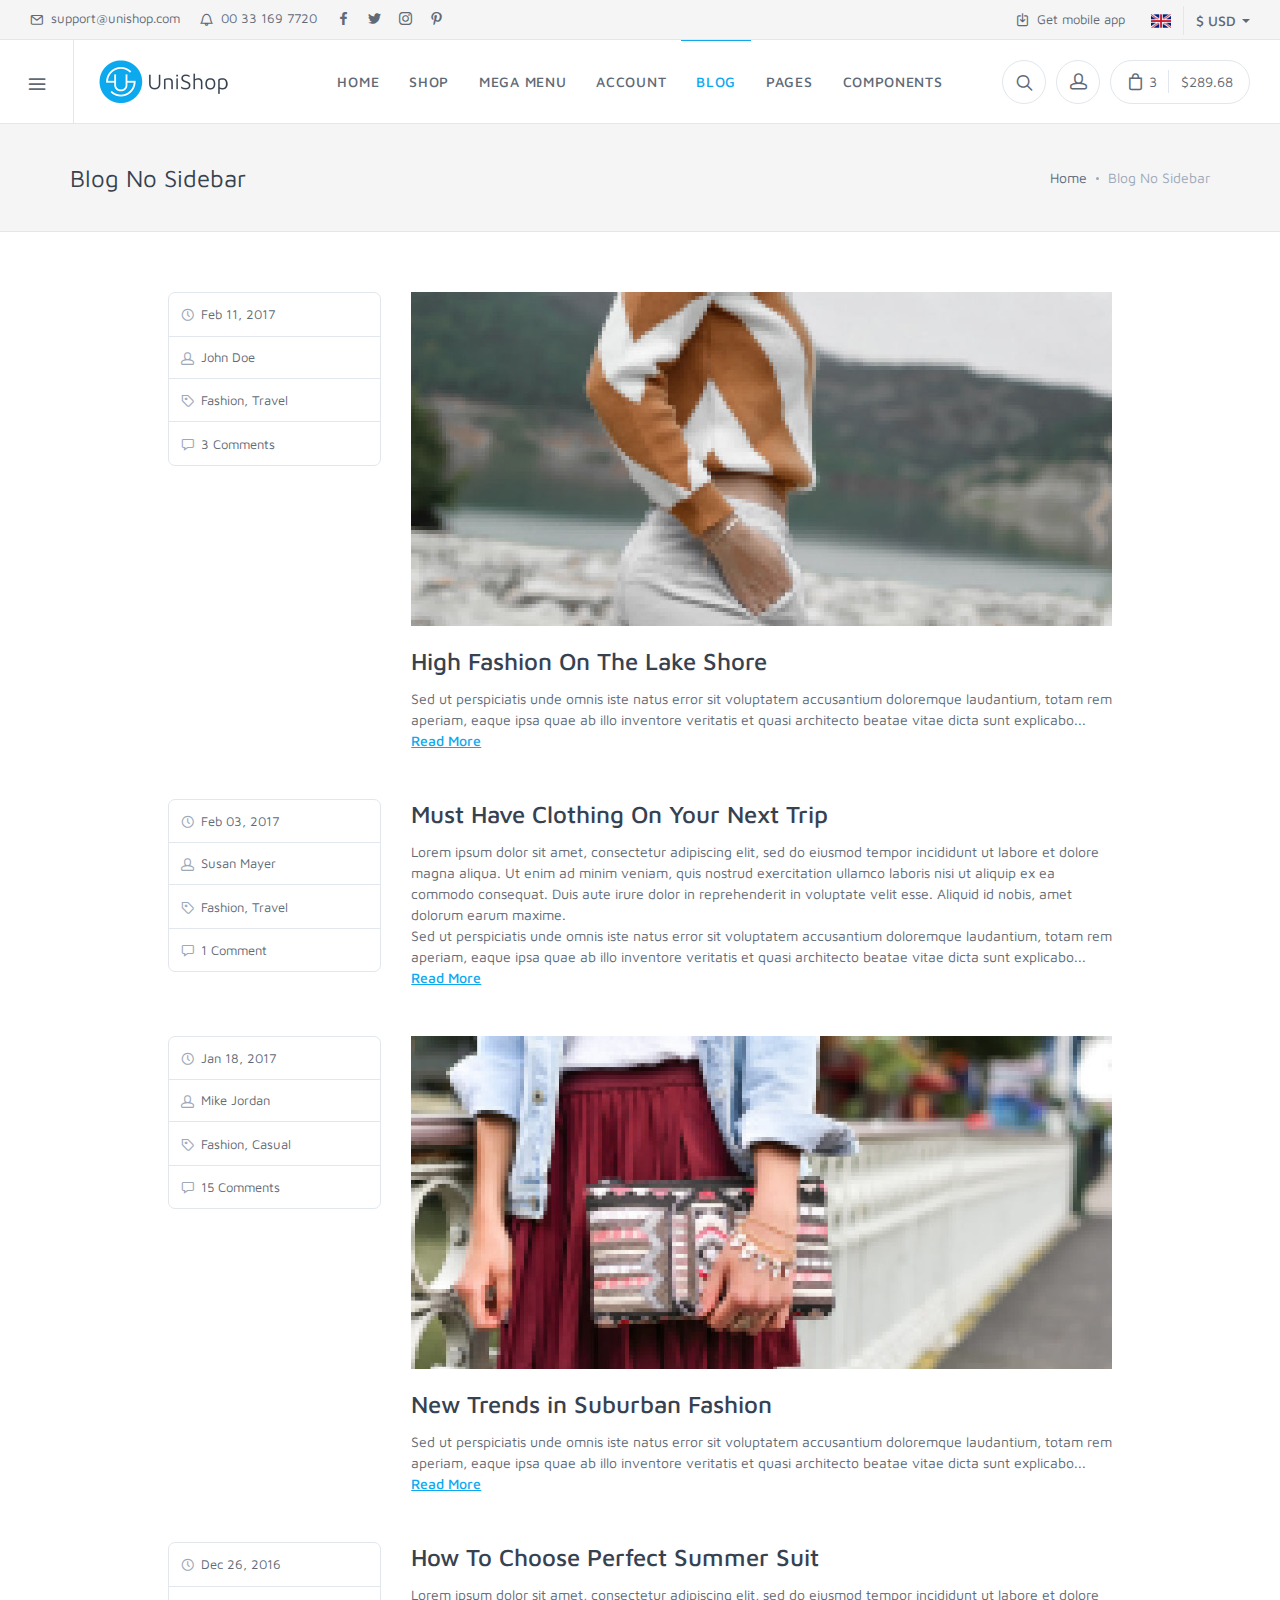
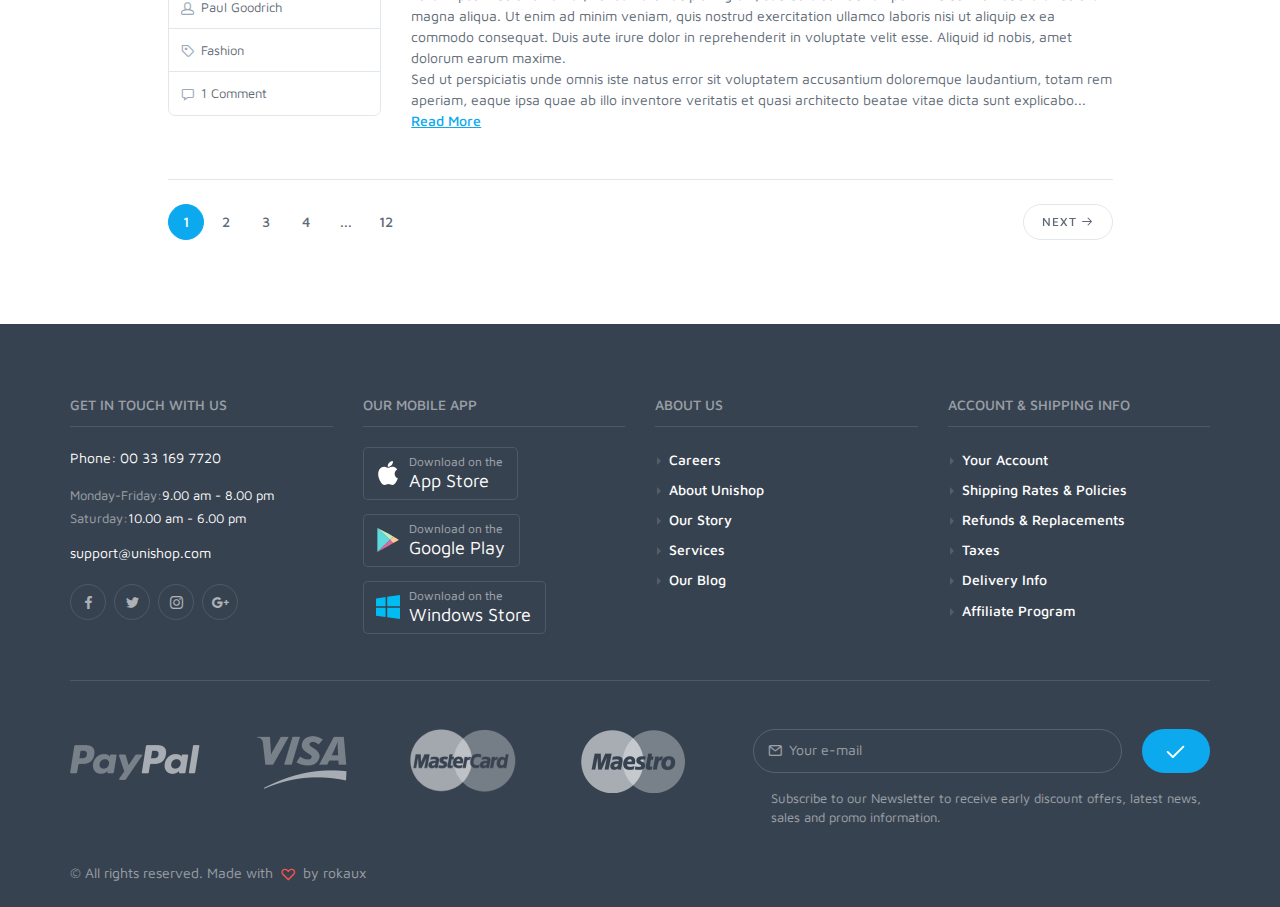
<file: WebContent/blog-ns.html>
<!DOCTYPE html>
<html lang="en">
  <head>
    <meta charset="utf-8">
    <title>Blog No Sidebar
    </title>
    <!-- SEO Meta Tags-->
    <meta name="description" content="Unishop - Universal E-Commerce Template">
    <meta name="keywords" content="shop, e-commerce, modern, flat style, responsive, online store, business, mobile, blog, bootstrap 4, html5, css3, jquery, js, gallery, slider, touch, creative, clean">
    <meta name="author" content="Rokaux">
    <!-- Mobile Specific Meta Tag-->
    <meta name="viewport" content="width=device-width, initial-scale=1.0, maximum-scale=1.0, user-scalable=no">
    <!-- Favicon and Apple Icons-->
    <link rel="icon" type="image/x-icon" href="favicon.ico">
    <link rel="icon" type="image/png" href="favicon.png">
    <link rel="apple-touch-icon" href="touch-icon-iphone.png">
    <link rel="apple-touch-icon" sizes="152x152" href="touch-icon-ipad.png">
    <link rel="apple-touch-icon" sizes="180x180" href="touch-icon-iphone-retina.png">
    <link rel="apple-touch-icon" sizes="167x167" href="touch-icon-ipad-retina.png">
    <!-- Vendor Styles including: Bootstrap, Font Icons, Plugins, etc.-->
    <link rel="stylesheet" media="screen" href="css/vendor.min.css">
    <!-- Main Template Styles-->
    <link id="mainStyles" rel="stylesheet" media="screen" href="css/styles.min.css">
    <!-- Modernizr-->
    <script src="js/modernizr.min.js"></script>
  </head>
  <!-- Body-->
  <body>
    <!-- Off-Canvas Category Menu-->
    <div class="offcanvas-container" id="shop-categories">
      <div class="offcanvas-header">
        <h3 class="offcanvas-title">Shop Categories</h3>
      </div>
      <nav class="offcanvas-menu">
        <ul class="menu">
          <li class="has-children"><span><a href="#">Men's Shoes</a><span class="sub-menu-toggle"></span></span>
            <ul class="offcanvas-submenu">
              <li><a href="#">Sneakers</a></li>
              <li><a href="#">Loafers</a></li>
              <li><a href="#">Boat Shoes</a></li>
              <li><a href="#">Sandals</a></li>
              <li><a href="#">View All</a></li>
            </ul>
          </li>
          <li class="has-children"><span><a href="#">Women's Shoes</a><span class="sub-menu-toggle"></span></span>
            <ul class="offcanvas-submenu">
              <li><a href="#">Sandals</a></li>
              <li><a href="#">Flats</a></li>
              <li><a href="#">Sneakers</a></li>
              <li><a href="#">Heels</a></li>
              <li><a href="#">View All</a></li>
            </ul>
          </li>
          <li class="has-children"><span><a href="#">Men's Clothing</a><span class="sub-menu-toggle"></span></span>
            <ul class="offcanvas-submenu">
              <li><a href="#">Shirts &amp; Tops</a></li>
              <li><a href="#">Pants</a></li>
              <li><a href="#">Jackets</a></li>
              <li><a href="#">View All</a></li>
            </ul>
          </li>
          <li class="has-children"><span><a href="#">Women's Clothing</a><span class="sub-menu-toggle"></span></span>
            <ul class="offcanvas-submenu">
              <li><a href="#">Dresses</a></li>
              <li><a href="#">Shirts &amp; Tops</a></li>
              <li><a href="#">Shorts</a></li>
              <li><a href="#">Swimwear</a></li>
              <li><a href="#">View All</a></li>
            </ul>
          </li>
          <li class="has-children"><span><a href="#">Kid's Shoes</a><span class="sub-menu-toggle"></span></span>
            <ul class="offcanvas-submenu">
              <li><a href="#">Boots</a></li>
              <li><a href="#">Sandals</a></li>
              <li><a href="#">Crib Shoes</a></li>
              <li><a href="#">Loafers</a></li>
              <li><a href="#">View All</a></li>
            </ul>
          </li>
          <li class="has-children"><span><a href="#">Bags</a><span class="sub-menu-toggle"></span></span>
            <ul class="offcanvas-submenu">
              <li><a href="#">Handbags</a></li>
              <li><a href="#">Backpacks</a></li>
              <li><a href="#">Luggage</a></li>
              <li><a href="#">Wallets</a></li>
              <li><a href="#">View All</a></li>
            </ul>
          </li>
          <li class="has-children"><span><a href="#">Accessories</a><span class="sub-menu-toggle"></span></span>
            <ul class="offcanvas-submenu">
              <li><a href="#">Sunglasses</a></li>
              <li><a href="#">Hats</a></li>
              <li><a href="#">Watches</a></li>
              <li><a href="#">Jewelry</a></li>
              <li><a href="#">Belts</a></li>
              <li><a href="#">View All</a></li>
            </ul>
          </li>
        </ul>
      </nav>
    </div>
    <!-- Off-Canvas Mobile Menu-->
    <div class="offcanvas-container" id="mobile-menu"><a class="account-link" href="account-orders.html">
        <div class="user-ava"><img src="img/account/user-ava-md.jpg" alt="Daniel Adams">
        </div>
        <div class="user-info">
          <h6 class="user-name">Daniel Adams</h6><span class="text-sm text-white opacity-60">290 Reward points</span>
        </div></a>
      <nav class="offcanvas-menu">
        <ul class="menu">
          <li class="has-children"><span><a href="index.html"><span>Home</span></a><span class="sub-menu-toggle"></span></span>
            <ul class="offcanvas-submenu">
                <li><a href="index.html">Featured Products Slider</a></li>
                <li><a href="home-featured-categories.html">Featured Categories</a></li>
                <li><a href="home-collection-showcase.html">Products Collection Showcase</a></li>
            </ul>
          </li>
          <li class="has-children"><span><a href="shop-grid-ls.html"><span>Shop</span></a><span class="sub-menu-toggle"></span></span>
            <ul class="offcanvas-submenu">
                <li><a href="shop-categories.html">Shop Categories</a></li>
              <li class="has-children"><span><a href="shop-grid-ls.html"><span>Shop Grid</span></a><span class="sub-menu-toggle"></span></span>
                <ul class="offcanvas-submenu">
                    <li><a href="shop-grid-ls.html">Grid Left Sidebar</a></li>
                    <li><a href="shop-grid-rs.html">Grid Right Sidebar</a></li>
                    <li><a href="shop-grid-ns.html">Grid No Sidebar</a></li>
                </ul>
              </li>
              <li class="has-children"><span><a href="shop-list-ls.html"><span>Shop List</span></a><span class="sub-menu-toggle"></span></span>
                <ul class="offcanvas-submenu">
                    <li><a href="shop-list-ls.html">List Left Sidebar</a></li>
                    <li><a href="shop-list-rs.html">List Right Sidebar</a></li>
                    <li><a href="shop-list-ns.html">List No Sidebar</a></li>
                </ul>
              </li>
                <li><a href="shop-single.html">Single Product</a></li>
                <li><a href="cart.html">Cart</a></li>
                <li><a href="checkout.html">Checkout</a></li>
            </ul>
          </li>
          <li class="has-children"><span><a href="#">Categories</a><span class="sub-menu-toggle"></span></span>
            <ul class="offcanvas-submenu">
              <li class="has-children"><span><a href="#">Men's Shoes</a><span class="sub-menu-toggle"></span></span>
                <ul class="offcanvas-submenu">
                  <li><a href="#">Sneakers</a></li>
                  <li><a href="#">Loafers</a></li>
                  <li><a href="#">Boat Shoes</a></li>
                  <li><a href="#">Sandals</a></li>
                  <li><a href="#">View All</a></li>
                </ul>
              </li>
              <li class="has-children"><span><a href="#">Women's Shoes</a><span class="sub-menu-toggle"></span></span>
                <ul class="offcanvas-submenu">
                  <li><a href="#">Sandals</a></li>
                  <li><a href="#">Flats</a></li>
                  <li><a href="#">Sneakers</a></li>
                  <li><a href="#">Heels</a></li>
                  <li><a href="#">View All</a></li>
                </ul>
              </li>
              <li class="has-children"><span><a href="#">Men's Clothing</a><span class="sub-menu-toggle"></span></span>
                <ul class="offcanvas-submenu">
                  <li><a href="#">Shirts &amp; Tops</a></li>
                  <li><a href="#">Pants</a></li>
                  <li><a href="#">Jackets</a></li>
                  <li><a href="#">View All</a></li>
                </ul>
              </li>
              <li class="has-children"><span><a href="#">Women's Clothing</a><span class="sub-menu-toggle"></span></span>
                <ul class="offcanvas-submenu">
                  <li><a href="#">Dresses</a></li>
                  <li><a href="#">Shirts &amp; Tops</a></li>
                  <li><a href="#">Shorts</a></li>
                  <li><a href="#">Swimwear</a></li>
                  <li><a href="#">View All</a></li>
                </ul>
              </li>
              <li class="has-children"><span><a href="#">Bags</a><span class="sub-menu-toggle"></span></span>
                <ul class="offcanvas-submenu">
                  <li><a href="#">Handbags</a></li>
                  <li><a href="#">Backpacks</a></li>
                  <li><a href="#">Luggage</a></li>
                  <li><a href="#">Wallets</a></li>
                  <li><a href="#">View All</a></li>
                </ul>
              </li>
              <li class="has-children"><span><a href="#">Accessories</a><span class="sub-menu-toggle"></span></span>
                <ul class="offcanvas-submenu">
                  <li><a href="#">Sunglasses</a></li>
                  <li><a href="#">Hats</a></li>
                  <li><a href="#">Watches</a></li>
                  <li><a href="#">Jewelry</a></li>
                  <li><a href="#">Belts</a></li>
                  <li><a href="#">View All</a></li>
                </ul>
              </li>
            </ul>
          </li>
          <li class="has-children"><span><a href="account-orders.html"><span>Account</span></a><span class="sub-menu-toggle"></span></span>
            <ul class="offcanvas-submenu">
                <li><a href="account-login.html">Login / Register</a></li>
                <li><a href="account-password-recovery.html">Password Recovery</a></li>
                <li><a href="account-orders.html">Orders List</a></li>
                <li><a href="account-wishlist.html">Wishlist</a></li>
                <li><a href="account-profile.html">Profile Page</a></li>
                <li><a href="account-address.html">Contact / Shipping Address</a></li>
                <li><a href="account-open-ticket.html">Open Ticket</a></li>
                <li><a href="account-tickets.html">My Tickets</a></li>
                <li><a href="account-single-ticket.html">Single Ticket</a></li>
            </ul>
          </li>
          <li class="has-children active"><span><a href="blog-rs.html"><span>Blog</span></a><span class="sub-menu-toggle"></span></span>
            <ul class="offcanvas-submenu">
              <li class="active has-children"><span><a href="blog-rs.html"><span>Blog Layout</span></a><span class="sub-menu-toggle"></span></span>
                <ul class="offcanvas-submenu">
                    <li><a href="blog-rs.html">Blog Right Sidebar</a></li>
                    <li><a href="blog-ls.html">Blog Left Sidebar</a></li>
                    <li class="active"><a href="blog-ns.html">Blog No Sidebar</a></li>
                </ul>
              </li>
              <li class="has-children"><span><a href="blog-single-rs.html"><span>Single Post Layout</span></a><span class="sub-menu-toggle"></span></span>
                <ul class="offcanvas-submenu">
                    <li><a href="blog-single-rs.html">Post Right Sidebar</a></li>
                    <li><a href="blog-single-ls.html">Post Left Sidebar</a></li>
                    <li><a href="blog-single-ns.html">Post No Sidebar</a></li>
                </ul>
              </li>
            </ul>
          </li>
          <li class="has-children"><span><a href="#"><span>Pages</span></a><span class="sub-menu-toggle"></span></span>
            <ul class="offcanvas-submenu">
                <li><a href="about.html">About Us</a></li>
                <li><a href="mobile-app.html">Unishop Mobile App</a></li>
                <li><a href="services.html">Services</a></li>
                <li><a href="contacts.html">Contacts</a></li>
                <li><a href="faq.html">Help / FAQ</a></li>
                <li><a href="order-tracking.html">Order Tracking</a></li>
                <li><a href="search-results.html">Search Results</a></li>
                <li><a href="404.html">404</a></li>
                <li><a href="coming-soon.html">Coming Soon</a></li>
              <li><a class="text-danger" href="docs/dev-setup.html">Documentation</a></li>
            </ul>
          </li>
          <li class="has-children"><span><a href="components/accordion.html"><span>Components</span></a><span class="sub-menu-toggle"></span></span>
            <ul class="offcanvas-submenu">
                <li><a href="components/accordion.html">Accordion</a></li>
                <li><a href="components/alerts.html">Alerts</a></li>
                <li><a href="components/buttons.html">Buttons</a></li>
                <li><a href="components/cards.html">Cards</a></li>
                <li><a href="components/carousel.html">Carousel</a></li>
                <li><a href="components/countdown.html">Countdown</a></li>
                <li><a href="components/forms.html">Forms</a></li>
                <li><a href="components/gallery.html">Gallery</a></li>
                <li><a href="components/google-maps.html">Google Maps</a></li>
                <li><a href="components/images.html">Images &amp; Figures</a></li>
                <li><a href="components/list-group.html">List Group</a></li>
                <li><a href="components/market-social-buttons.html">Market &amp; Social Buttons</a></li>
                <li><a href="components/media.html">Media Object</a></li>
                <li><a href="components/modal.html">Modal</a></li>
                <li><a href="components/pagination.html">Pagination</a></li>
                <li><a href="components/pills.html">Pills</a></li>
                <li><a href="components/progress-bars.html">Progress Bars</a></li>
                <li><a href="components/shop-items.html">Shop Items</a></li>
                <li><a href="components/steps.html">Steps</a></li>
                <li><a href="components/tables.html">Tables</a></li>
                <li><a href="components/tabs.html">Tabs</a></li>
                <li><a href="components/team.html">Team</a></li>
                <li><a href="components/toasts.html">Toast Notifications</a></li>
                <li><a href="components/tooltips-popovers.html">Tooltips &amp; Popovers</a></li>
                <li><a href="components/typography.html">Typography</a></li>
                <li><a href="components/video-player.html">Video Player</a></li>
                <li><a href="components/widgets.html">Widgets</a></li>
            </ul>
          </li>
        </ul>
      </nav>
    </div>
    <!-- Topbar-->
    <div class="topbar">
      <div class="topbar-column"><a class="hidden-md-down" href="mailto:support@unishop.com"><i class="icon-mail"></i>&nbsp; support@unishop.com</a><a class="hidden-md-down" href="tel:00331697720"><i class="icon-bell"></i>&nbsp; 00 33 169 7720</a><a class="social-button sb-facebook shape-none sb-dark" href="#" target="_blank"><i class="socicon-facebook"></i></a><a class="social-button sb-twitter shape-none sb-dark" href="#" target="_blank"><i class="socicon-twitter"></i></a><a class="social-button sb-instagram shape-none sb-dark" href="#" target="_blank"><i class="socicon-instagram"></i></a><a class="social-button sb-pinterest shape-none sb-dark" href="#" target="_blank"><i class="socicon-pinterest"></i></a>
      </div>
      <div class="topbar-column"><a class="hidden-md-down" href="#"><i class="icon-download"></i>&nbsp; Get mobile app</a>
        <div class="lang-currency-switcher-wrap">
          <div class="lang-currency-switcher dropdown-toggle"><span class="language"><img alt="English" src="img/flags/GB.png"></span><span class="currency">$ USD</span></div>
          <div class="dropdown-menu">
            <div class="currency-select">
              <select class="form-control form-control-rounded form-control-sm">
                <option value="usd">$ USD</option>
                <option value="usd">€ EUR</option>
                <option value="usd">£ UKP</option>
                <option value="usd">¥ JPY</option>
              </select>
            </div><a class="dropdown-item" href="#"><img src="img/flags/FR.png" alt="Français">Français</a><a class="dropdown-item" href="#"><img src="img/flags/DE.png" alt="Deutsch">Deutsch</a><a class="dropdown-item" href="#"><img src="img/flags/IT.png" alt="Italiano">Italiano</a>
          </div>
        </div>
      </div>
    </div>
    <!-- Navbar-->
    <!-- Remove "navbar-sticky" class to make navigation bar scrollable with the page.-->
    <header class="navbar navbar-sticky">
      <!-- Search-->
      <form class="site-search" method="get">
        <input type="text" name="site_search" placeholder="Type to search...">
        <div class="search-tools"><span class="clear-search">Clear</span><span class="close-search"><i class="icon-cross"></i></span></div>
      </form>
      <div class="site-branding">
        <div class="inner">
          <!-- Off-Canvas Toggle (#shop-categories)--><a class="offcanvas-toggle cats-toggle" href="#shop-categories" data-toggle="offcanvas"></a>
          <!-- Off-Canvas Toggle (#mobile-menu)--><a class="offcanvas-toggle menu-toggle" href="#mobile-menu" data-toggle="offcanvas"></a>
          <!-- Site Logo--><a class="site-logo" href="index.html"><img src="img/logo/logo.png" alt="Unishop"></a>
        </div>
      </div>
      <!-- Main Navigation-->
      <nav class="site-menu">
        <ul>
          <li class="has-megamenu"><a href="index.html"><span>Home</span></a>
            <ul class="mega-menu">
              <li><a class="d-block img-thumbnail text-center navi-link" href="index.html"><img alt="Featured Products Slider" src="img/mega-menu-home/01.jpg">
                  <h6 class="mt-3">Featured Products Slider</h6></a></li>
              <li><a class="d-block img-thumbnail text-center navi-link" href="home-featured-categories.html"><img alt="Featured Categories" src="img/mega-menu-home/02.jpg">
                  <h6 class="mt-3">Featured Categories</h6></a></li>
              <li><a class="d-block img-thumbnail text-center navi-link" href="home-collection-showcase.html"><img alt="Products Collection Showcase" src="img/mega-menu-home/03.jpg">
                  <h6 class="mt-3">Products Collection Showcase</h6></a></li>
              <li>
                <div class="img-thumbnail text-center"><img alt="More To Come. Stay Tuned!" src="img/mega-menu-home/04.jpg">
                  <h6 class="mt-3">More To Come. Stay Tuned!</h6>
                </div>
              </li>
            </ul>
          </li>
          <li><a href="shop-grid-ls.html"><span>Shop</span></a>
            <ul class="sub-menu">
                <li><a href="shop-categories.html">Shop Categories</a></li>
              <li class="has-children"><a href="shop-grid-ls.html"><span>Shop Grid</span></a>
                <ul class="sub-menu">
                    <li><a href="shop-grid-ls.html">Grid Left Sidebar</a></li>
                    <li><a href="shop-grid-rs.html">Grid Right Sidebar</a></li>
                    <li><a href="shop-grid-ns.html">Grid No Sidebar</a></li>
                </ul>
              </li>
              <li class="has-children"><a href="shop-list-ls.html"><span>Shop List</span></a>
                <ul class="sub-menu">
                    <li><a href="shop-list-ls.html">List Left Sidebar</a></li>
                    <li><a href="shop-list-rs.html">List Right Sidebar</a></li>
                    <li><a href="shop-list-ns.html">List No Sidebar</a></li>
                </ul>
              </li>
                <li><a href="shop-single.html">Single Product</a></li>
                <li><a href="cart.html">Cart</a></li>
              <li class="has-children"><a href="checkout-address.html"><span>Checkout</span></a>
                <ul class="sub-menu">             
                    <li><a href="checkout-address.html">Address</a></li>
                    <li><a href="checkout-shipping.html">Shipping</a></li>
                    <li><a href="checkout-payment.html">Payment</a></li>
                    <li><a href="checkout-review.html">Review</a></li>
                    <li><a href="checkout-complete.html">Complete</a></li>
                </ul>
              </li>
            </ul>
          </li>
          <li class="has-megamenu"><a href="#"><span>Mega Menu</span></a>
            <ul class="mega-menu">
              <li><span class="mega-menu-title">Top Categories</span>
                <ul class="sub-menu">
                  <li><a href="#">Men's Shoes</a></li>
                  <li><a href="#">Women's Shoes</a></li>
                  <li><a href="#">Shirts and Tops</a></li>
                  <li><a href="#">Swimwear</a></li>
                  <li><a href="#">Shorts and Pants</a></li>
                  <li><a href="#">Accessories</a></li>
                </ul>
              </li>
              <li><span class="mega-menu-title">Specialty Shops</span>
                <ul class="sub-menu">
                  <li><a href="#">Junior's Shop</a></li>
                  <li><a href="#">Swim Shop</a></li>
                  <li><a href="#">Athletic Shop</a></li>
                  <li><a href="#">Outdoor Shop</a></li>
                  <li><a href="#">Luxury Shop</a></li>
                  <li><a href="#">Accessories Shop</a></li>
                </ul>
              </li>
              <li>
                <section class="promo-box" style="background-image: url(img/banners/02.jpg);"><span class="overlay-dark" style="opacity: .4;"></span>
                  <div class="promo-box-content text-center padding-top-2x padding-bottom-2x">
                    <h4 class="text-light text-thin text-shadow">New Collection of</h4>
                    <h3 class="text-bold text-light text-shadow">Sunglasses</h3><a class="btn btn-sm btn-primary" href="#">Shop Now</a>
                  </div>
                </section>
              </li>
              <li>
                <section class="promo-box" style="background-image: url(img/banners/03.jpg);">
                  <!-- Choose between .overlay-dark (#000) or .overlay-light (#fff) with default opacity of 50%. You can overrride default color and opacity values via 'style' attribute.--><span class="overlay-dark" style="opacity: .45;"></span>
                  <div class="promo-box-content text-center padding-top-2x padding-bottom-2x">
                    <h3 class="text-bold text-light text-shadow">Limited Offer</h3>
                    <h4 class="text-light text-thin text-shadow">save up to 50%!</h4><a class="btn btn-sm btn-primary" href="#">Learn More</a>
                  </div>
                </section>
              </li>
            </ul>
          </li>
          <li><a href="account-orders.html"><span>Account</span></a>
            <ul class="sub-menu">
                <li><a href="account-login.html">Login / Register</a></li>
                <li><a href="account-password-recovery.html">Password Recovery</a></li>
                <li><a href="account-orders.html">Orders List</a></li>
                <li><a href="account-wishlist.html">Wishlist</a></li>
                <li><a href="account-profile.html">Profile Page</a></li>
                <li><a href="account-address.html">Contact / Shipping Address</a></li>
                <li><a href="account-tickets.html">My Tickets</a></li>
                <li><a href="account-single-ticket.html">Single Ticket</a></li>
            </ul>
          </li>
          <li class="active"><a href="blog-rs.html"><span>Blog</span></a>
            <ul class="sub-menu">
              <li class="active has-children"><a href="blog-rs.html"><span>Blog Layout</span></a>
                <ul class="sub-menu">
                    <li><a href="blog-rs.html">Blog Right Sidebar</a></li>
                    <li><a href="blog-ls.html">Blog Left Sidebar</a></li>
                    <li class="active"><a href="blog-ns.html">Blog No Sidebar</a></li>
                </ul>
              </li>
              <li class="has-children"><a href="blog-single-rs.html"><span>Single Post Layout</span></a>
                <ul class="sub-menu">
                    <li><a href="blog-single-rs.html">Post Right Sidebar</a></li>
                    <li><a href="blog-single-ls.html">Post Left Sidebar</a></li>
                    <li><a href="blog-single-ns.html">Post No Sidebar</a></li>
                </ul>
              </li>
            </ul>
          </li>
          <li><a href="#"><span>Pages</span></a>
            <ul class="sub-menu">
                <li><a href="about.html">About Us</a></li>
                <li><a href="contacts.html">Contacts</a></li>
                <li><a href="faq.html">Help / FAQ</a></li>
                <li><a href="order-tracking.html">Order Tracking</a></li>
                <li><a href="search-results.html">Search Results</a></li>
                <li><a href="404.html">404 Not Found</a></li>
                <li><a href="coming-soon.html">Coming Soon</a></li>
              <li><a class="text-danger" href="docs/dev-setup.html">Documentation</a></li>
            </ul>
          </li>
          <li class="has-megamenu"><a href="components/accordion.html"><span>Components</span></a>
            <ul class="mega-menu">
              <li><span class="mega-menu-title">A - F</span>
                  <ul class="sub-menu">
                    <li><a href="components/accordion.html">Accordion</a></li>
                    <li><a href="components/alerts.html">Alerts</a></li>
                    <li><a href="components/buttons.html">Buttons</a></li>
                    <li><a href="components/cards.html">Cards</a></li>
                    <li><a href="components/carousel.html">Carousel</a></li>
                    <li><a href="components/countdown.html">Countdown</a></li>
                    <li><a href="components/forms.html">Forms</a></li>
                  </ul>
              </li>
              <li><span class="mega-menu-title">G - M</span>
                  <ul class="sub-menu">
                    <li><a href="components/gallery.html">Gallery</a></li>
                    <li><a href="components/google-maps.html">Google Maps</a></li>
                    <li><a href="components/images.html">Images &amp; Figures</a></li>
                    <li><a href="components/list-group.html">List Group</a></li>
                    <li><a href="components/market-social-buttons.html">Market &amp; Social Buttons</a></li>
                    <li><a href="components/media.html">Media Object</a></li>
                    <li><a href="components/modal.html">Modal</a></li>
                  </ul>
              </li>
              <li><span class="mega-menu-title">P - T</span>
                  <ul class="sub-menu">
                    <li><a href="components/pagination.html">Pagination</a></li>
                    <li><a href="components/pills.html">Pills</a></li>
                    <li><a href="components/progress-bars.html">Progress Bars</a></li>
                    <li><a href="components/shop-items.html">Shop Items</a></li>
                    <li><a href="components/steps.html">Steps</a></li>
                    <li><a href="components/tables.html">Tables</a></li>
                    <li><a href="components/tabs.html">Tabs</a></li>
                  </ul>
              </li>
              <li><span class="mega-menu-title">T - W</span>
                  <ul class="sub-menu">
                    <li><a href="components/team.html">Team</a></li>
                    <li><a href="components/toasts.html">Toast Notifications</a></li>
                    <li><a href="components/tooltips-popovers.html">Tooltips &amp; Popovers</a></li>
                    <li><a href="components/typography.html">Typography</a></li>
                    <li><a href="components/video-player.html">Video Player</a></li>
                    <li><a href="components/widgets.html">Widgets</a></li>
                  </ul>
              </li>
            </ul>
          </li>
        </ul>
      </nav>
      <!-- Toolbar-->
      <div class="toolbar">
        <div class="inner">
          <div class="tools">
            <div class="search"><i class="icon-search"></i></div>
            <div class="account"><a href="account-orders.html"></a><i class="icon-head"></i>
              <ul class="toolbar-dropdown">
                <li class="sub-menu-user">
                  <div class="user-ava"><img src="img/account/user-ava-sm.jpg" alt="Daniel Adams">
                  </div>
                  <div class="user-info">
                    <h6 class="user-name">Daniel Adams</h6><span class="text-xs text-muted">290 Reward points</span>
                  </div>
                </li>
                  <li><a href="account-profile.html">My Profile</a></li>
                  <li><a href="account-orders.html">Orders List</a></li>
                  <li><a href="account-wishlist.html">Wishlist</a></li>
                <li class="sub-menu-separator"></li>
                <li><a href="#"> <i class="icon-unlock"></i>Logout</a></li>
              </ul>
            </div>
            <div class="cart"><a href="cart.html"></a><i class="icon-bag"></i><span class="count">3</span><span class="subtotal">$289.68</span>
              <div class="toolbar-dropdown">
                <div class="dropdown-product-item"><span class="dropdown-product-remove"><i class="icon-cross"></i></span><a class="dropdown-product-thumb" href="shop-single.html"><img src="img/cart-dropdown/01.jpg" alt="Product"></a>
                  <div class="dropdown-product-info"><a class="dropdown-product-title" href="shop-single.html">Unionbay Park</a><span class="dropdown-product-details">1 x $43.90</span></div>
                </div>
                <div class="dropdown-product-item"><span class="dropdown-product-remove"><i class="icon-cross"></i></span><a class="dropdown-product-thumb" href="shop-single.html"><img src="img/cart-dropdown/02.jpg" alt="Product"></a>
                  <div class="dropdown-product-info"><a class="dropdown-product-title" href="shop-single.html">Daily Fabric Cap</a><span class="dropdown-product-details">2 x $24.89</span></div>
                </div>
                <div class="dropdown-product-item"><span class="dropdown-product-remove"><i class="icon-cross"></i></span><a class="dropdown-product-thumb" href="shop-single.html"><img src="img/cart-dropdown/03.jpg" alt="Product"></a>
                  <div class="dropdown-product-info"><a class="dropdown-product-title" href="shop-single.html">Haan Crossbody</a><span class="dropdown-product-details">1 x $200.00</span></div>
                </div>
                <div class="toolbar-dropdown-group">
                  <div class="column"><span class="text-lg">Total:</span></div>
                  <div class="column text-right"><span class="text-lg text-medium">$289.68&nbsp;</span></div>
                </div>
                <div class="toolbar-dropdown-group">
                  <div class="column"><a class="btn btn-sm btn-block btn-secondary" href="cart.html">View Cart</a></div>
                  <div class="column"><a class="btn btn-sm btn-block btn-success" href="checkout-address.html">Checkout</a></div>
                </div>
              </div>
            </div>
          </div>
        </div>
      </div>
    </header>
    <!-- Off-Canvas Wrapper-->
    <div class="offcanvas-wrapper">
      <!-- Page Title-->
      <div class="page-title">
        <div class="container">
          <div class="column">
            <h1>Blog No Sidebar</h1>
          </div>
          <div class="column">
            <ul class="breadcrumbs">
              <li><a href="index.html">Home</a>
              </li>
              <li class="separator">&nbsp;</li>
              <li>Blog No Sidebar</li>
            </ul>
          </div>
        </div>
      </div>
      <!-- Page Content-->
      <div class="container padding-bottom-3x mb-1">
        <div class="row justify-content-center">
          <div class="col-lg-10">
            <!-- Post-->
            <article class="row">
              <div class="col-md-3">
                <ul class="post-meta">
                  <li><i class="icon-clock"></i><a href="blog-single-ns.html">&nbsp;Feb 11, 2017</a></li>
                  <li><i class="icon-head"></i>&nbsp;John Doe</li>
                  <li><i class="icon-tag"></i><a href="#">&nbsp;Fashion,</a><a href="#">&nbsp;Travel</a></li>
                  <li><i class="icon-speech-bubble"></i><a href="#">&nbsp;3 Comments</a></li>
                </ul>
              </div>
              <div class="col-md-9 blog-post"><a class="post-thumb" href="blog-single-ns.html"><img src="img/blog/01.jpg" alt="Post"></a>
                <h3 class="post-title"><a href="blog-single-ns.html">High Fashion On The Lake Shore</a></h3>
                <p>Sed ut perspiciatis unde omnis iste natus error sit voluptatem accusantium doloremque laudantium, totam rem aperiam, eaque ipsa quae ab illo inventore veritatis et quasi architecto beatae vitae dicta sunt explicabo... <a href='blog-single-ns.html' class='text-medium'>Read More</a></p>
              </div>
            </article>
            <!-- Post-->
            <article class="row">
              <div class="col-md-3">
                <ul class="post-meta">
                  <li><i class="icon-clock"></i><a href="blog-single-ns.html">&nbsp;Feb 03, 2017</a></li>
                  <li><i class="icon-head"></i>&nbsp;Susan Mayer</li>
                  <li><i class="icon-tag"></i><a href="#">&nbsp;Fashion,</a><a href="#">&nbsp;Travel</a></li>
                  <li><i class="icon-speech-bubble"></i><a href="#">&nbsp;1 Comment</a></li>
                </ul>
              </div>
              <div class="col-md-9 blog-post">
                <h3 class="post-title"><a href="blog-single-ns.html">Must Have Clothing On Your Next Trip</a></h3>
                <p>
                   Lorem ipsum dolor sit amet, consectetur adipiscing elit, sed do eiusmod tempor incididunt ut labore et dolore magna aliqua. Ut enim ad minim veniam, quis nostrud exercitation ullamco laboris nisi ut aliquip ex ea commodo consequat. Duis aute irure dolor in reprehenderit in voluptate velit esse. Aliquid id nobis, amet dolorum earum maxime.</p>
                <p>Sed ut perspiciatis unde omnis iste natus error sit voluptatem accusantium doloremque laudantium, totam rem aperiam, eaque ipsa quae ab illo inventore veritatis et quasi architecto beatae vitae dicta sunt explicabo... <a href='blog-single-ns.html' class='text-medium'>Read More</a></p>
              </div>
            </article>
            <!-- Post-->
            <article class="row">
              <div class="col-md-3">
                <ul class="post-meta">
                  <li><i class="icon-clock"></i><a href="blog-single-ns.html">&nbsp;Jan 18, 2017</a></li>
                  <li><i class="icon-head"></i>&nbsp;Mike Jordan</li>
                  <li><i class="icon-tag"></i><a href="#">&nbsp;Fashion,</a><a href="#">&nbsp;Casual</a></li>
                  <li><i class="icon-speech-bubble"></i><a href="#">&nbsp;15 Comments</a></li>
                </ul>
              </div>
              <div class="col-md-9 blog-post"><a class="post-thumb" href="blog-single-ns.html"><img src="img/blog/02.jpg" alt="Post"></a>
                <h3 class="post-title"><a href="blog-single-ns.html">New Trends in Suburban Fashion</a></h3>
                <p>Sed ut perspiciatis unde omnis iste natus error sit voluptatem accusantium doloremque laudantium, totam rem aperiam, eaque ipsa quae ab illo inventore veritatis et quasi architecto beatae vitae dicta sunt explicabo... <a href='blog-single-ns.html' class='text-medium'>Read More</a></p>
              </div>
            </article>
            <!-- Post-->
            <article class="row">
              <div class="col-md-3">
                <ul class="post-meta">
                  <li><i class="icon-clock"></i><a href="blog-single-ns.html">&nbsp;Dec 26, 2016</a></li>
                  <li><i class="icon-head"></i>&nbsp;Paul Goodrich</li>
                  <li><i class="icon-tag"></i><a href="#">&nbsp;Fashion</a></li>
                  <li><i class="icon-speech-bubble"></i><a href="#">&nbsp;1 Comment</a></li>
                </ul>
              </div>
              <div class="col-md-9 blog-post">
                <h3 class="post-title"><a href="blog-single-ns.html">How To Choose Perfect Summer Suit</a></h3>
                <p>
                   Lorem ipsum dolor sit amet, consectetur adipiscing elit, sed do eiusmod tempor incididunt ut labore et dolore magna aliqua. Ut enim ad minim veniam, quis nostrud exercitation ullamco laboris nisi ut aliquip ex ea commodo consequat. Duis aute irure dolor in reprehenderit in voluptate velit esse. Aliquid id nobis, amet dolorum earum maxime.</p>
                <p>Sed ut perspiciatis unde omnis iste natus error sit voluptatem accusantium doloremque laudantium, totam rem aperiam, eaque ipsa quae ab illo inventore veritatis et quasi architecto beatae vitae dicta sunt explicabo... <a href='blog-single-ns.html' class='text-medium'>Read More</a></p>
              </div>
            </article>
            <!-- Pagination-->
            <nav class="pagination">
              <div class="column">
                <ul class="pages">
                  <li class="active"><a href="#">1</a></li>
                  <li><a href="#">2</a></li>
                  <li><a href="#">3</a></li>
                  <li><a href="#">4</a></li>
                  <li>...</li>
                  <li><a href="#">12</a></li>
                </ul>
              </div>
              <div class="column text-right hidden-xs-down"><a class="btn btn-outline-secondary btn-sm" href="#">Next&nbsp;<i class="icon-arrow-right"></i></a></div>
            </nav>
          </div>
        </div>
      </div>
      <!-- Site Footer-->
      <footer class="site-footer">
        <div class="container">
          <div class="row">
            <div class="col-lg-3 col-md-6">
              <!-- Contact Info-->
              <section class="widget widget-light-skin">
                <h3 class="widget-title">Get In Touch With Us</h3>
                <p class="text-white">Phone: 00 33 169 7720</p>
                <ul class="list-unstyled text-sm text-white">
                  <li><span class="opacity-50">Monday-Friday:</span>9.00 am - 8.00 pm</li>
                  <li><span class="opacity-50">Saturday:</span>10.00 am - 6.00 pm</li>
                </ul>
                <p><a class="navi-link-light" href="#">support@unishop.com</a></p><a class="social-button shape-circle sb-facebook sb-light-skin" href="#"><i class="socicon-facebook"></i></a><a class="social-button shape-circle sb-twitter sb-light-skin" href="#"><i class="socicon-twitter"></i></a><a class="social-button shape-circle sb-instagram sb-light-skin" href="#"><i class="socicon-instagram"></i></a><a class="social-button shape-circle sb-google-plus sb-light-skin" href="#"><i class="socicon-googleplus"></i></a>
              </section>
            </div>
            <div class="col-lg-3 col-md-6">
              <!-- Mobile App Buttons-->
              <section class="widget widget-light-skin">
                <h3 class="widget-title">Our Mobile App</h3><a class="market-button apple-button mb-light-skin" href="#"><span class="mb-subtitle">Download on the</span><span class="mb-title">App Store</span></a><a class="market-button google-button mb-light-skin" href="#"><span class="mb-subtitle">Download on the</span><span class="mb-title">Google Play</span></a><a class="market-button windows-button mb-light-skin" href="#"><span class="mb-subtitle">Download on the</span><span class="mb-title">Windows Store</span></a>
              </section>
            </div>
            <div class="col-lg-3 col-md-6">
              <!-- About Us-->
              <section class="widget widget-links widget-light-skin">
                <h3 class="widget-title">About Us</h3>
                <ul>
                  <li><a href="#">Careers</a></li>
                  <li><a href="#">About Unishop</a></li>
                  <li><a href="#">Our Story</a></li>
                  <li><a href="#">Services</a></li>
                  <li><a href="#">Our Blog</a></li>
                </ul>
              </section>
            </div>
            <div class="col-lg-3 col-md-6">
              <!-- Account / Shipping Info-->
              <section class="widget widget-links widget-light-skin">
                <h3 class="widget-title">Account &amp; Shipping Info</h3>
                <ul>
                  <li><a href="#">Your Account</a></li>
                  <li><a href="#">Shipping Rates & Policies</a></li>
                  <li><a href="#">Refunds & Replacements</a></li>
                  <li><a href="#">Taxes</a></li>
                  <li><a href="#">Delivery Info</a></li>
                  <li><a href="#">Affiliate Program</a></li>
                </ul>
              </section>
            </div>
          </div>
          <hr class="hr-light mt-2 margin-bottom-2x">
          <div class="row">
            <div class="col-md-7 padding-bottom-1x">
              <!-- Payment Methods-->
              <div class="margin-bottom-1x" style="max-width: 615px;"><img src="img/payment_methods.png" alt="Payment Methods">
              </div>
            </div>
            <div class="col-md-5 padding-bottom-1x">
              <div class="margin-top-1x hidden-md-up"></div>
              <!--Subscription-->
              <form class="subscribe-form" action="//rokaux.us12.list-manage.com/subscribe/post?u=c7103e2c981361a6639545bd5&amp;amp;id=1194bb7544" method="post" target="_blank" novalidate>
                <div class="clearfix">
                  <div class="input-group input-light">
                    <input class="form-control" type="email" name="EMAIL" placeholder="Your e-mail"><span class="input-group-addon"><i class="icon-mail"></i></span>
                  </div>
                  <!-- real people should not fill this in and expect good things - do not remove this or risk form bot signups-->
                  <div style="position: absolute; left: -5000px;" aria-hidden="true">
                    <input type="text" name="b_c7103e2c981361a6639545bd5_1194bb7544" tabindex="-1">
                  </div>
                  <button class="btn btn-primary" type="submit"><i class="icon-check"></i></button>
                </div><span class="form-text text-sm text-white opacity-50">Subscribe to our Newsletter to receive early discount offers, latest news, sales and promo information.</span>
              </form>
            </div>
          </div>
          <!-- Copyright-->
          <p class="footer-copyright">© All rights reserved. Made with &nbsp;<i class="icon-heart text-danger"></i><a href="http://rokaux.com/" target="_blank"> &nbsp;by rokaux</a></p>
        </div>
      </footer>
    </div>
    <!-- Back To Top Button--><a class="scroll-to-top-btn" href="#"><i class="icon-arrow-up"></i></a>
    <!-- Backdrop-->
    <div class="site-backdrop"></div>
    <!-- JavaScript (jQuery) libraries, plugins and custom scripts-->
    <script src="js/vendor.min.js"></script>
    <script src="js/scripts.min.js"></script>
  </body>
</html>
</file>
<file: WebContent/docs/feather-icons/resources/style.css>
/* clearfix */

.clearfix:before,
.clearfix:after {
  content: " ";
  display: table;
}

.clearfix:after {
  clear: both;
}

.clearfix {
  *zoom: 1; /* IE 6/7 */
}

/* general */

* {
  -webkit-box-sizing: border-box;
  -moz-box-sizing: border-box;
  box-sizing: border-box;
}

body {
  margin: 0;
  -webkit-font-smoothing: antialiased;
}

 h1 {
   margin: 60px 0 40px;
   font: 300 26px/1.4em "Helvetica Neue", Helvetica, Arial, sans-serif;
   text-align: center;
   color: #454545;
 }

/* icons */

ul {
  width: 100%;
  padding: 0 25px;
  list-style: none;
}

li {
  float: left;
  width: 12.5%;
  height: 52px;
  margin-bottom: 64px;
  padding: 0 16px;
  text-align: center;
}

@media screen and (max-width: 1100px) and (min-width: 820px) {
  li {
    width: 20%;
  }
}

@media screen and (max-width: 819px) and (min-width: 569px) {
  li {
    width: 25%;
  }
}

@media screen and (max-width: 568px) {
  li {
    width: 50%;
  }
}

[class*="icon-"] {
  padding: 14px;
  font-size: 24px;
  color: #454545;
}

span:not([class*="icon-"]) {
  display: block;
  font: 400 13px/1.5 "Helvetica Neue", sans-serif;
  color: #a4a4a4;
}

/* footer */

footer p {
  font: 400 13px/1.8 "Helvetica Neue", sans-serif;
  text-align: center;
  color: #aaa;
  margin: 20px 0 60px;
}

footer a {
  color: #2173d9;
  text-decoration: none;
}

footer a:hover {
  border-bottom: 1px dotted #2173d9;
}
</file>
<file: WebContent/docs/feather-icons/feather-webfont/feather.css>
@charset "UTF-8";
 
@font-face {
  font-family: "feather";
  src:url("fonts/feather-webfont.eot");
  src:url("fonts/feather-webfont.eot?#iefix") format("embedded-opentype"),
    url("fonts/feather-webfont.woff") format("woff"),
    url("fonts/feather-webfont.ttf") format("truetype"),
    url("fonts/feather-webfont.svg#feather") format("svg");
  font-weight: normal;
  font-style: normal;
}

/* Character Mapping Method */
 
[data-icon]:before {
  display: inline-block;
  font-family: "feather";
  content: attr(data-icon);
  font-style: normal;
  font-weight: normal;
  font-variant: normal;
  text-transform: none;
  speak: none;
  line-height: 1;
  -webkit-font-smoothing: antialiased;
  -moz-osx-font-smoothing: grayscale;
}

/* CSS Class Mapping Method */
 
[class^="icon-"],
[class*=" icon-"] {
  display: inline-block;
  font-family: "feather";
  font-style: normal;
  font-weight: normal;
  font-variant: normal;
  text-transform: none;
  speak: none;
  line-height: 1;
  -webkit-font-smoothing: antialiased;
  -moz-osx-font-smoothing: grayscale;
}

.icon-eye:before {
  content: "\e000";
}

.icon-paper-clip:before {
  content: "\e001";
}

.icon-mail:before {
  content: "\e002";
}

.icon-mail:before {
  content: "\e002";
}

.icon-toggle:before {
  content: "\e003";
}

.icon-layout:before {
  content: "\e004";
}

.icon-link:before {
  content: "\e005";
}

.icon-bell:before {
  content: "\e006";
}

.icon-lock:before {
  content: "\e007";
}

.icon-unlock:before {
  content: "\e008";
}

.icon-ribbon:before {
  content: "\e009";
}

.icon-image:before {
  content: "\e010";
}

.icon-signal:before {
  content: "\e011";
}

.icon-target:before {
  content: "\e012";
}

.icon-clipboard:before {
  content: "\e013";
}

.icon-clock:before {
  content: "\e014";
}

.icon-clock:before {
  content: "\e014";
}

.icon-watch:before {
  content: "\e015";
}

.icon-air-play:before {
  content: "\e016";
}

.icon-camera:before {
  content: "\e017";
}

.icon-video:before {
  content: "\e018";
}

.icon-disc:before {
  content: "\e019";
}

.icon-printer:before {
  content: "\e020";
}

.icon-monitor:before {
  content: "\e021";
}

.icon-server:before {
  content: "\e022";
}

.icon-cog:before {
  content: "\e023";
}

.icon-heart:before {
  content: "\e024";
}

.icon-paragraph:before {
  content: "\e025";
}

.icon-align-justify:before {
  content: "\e026";
}

.icon-align-left:before {
  content: "\e027";
}

.icon-align-center:before {
  content: "\e028";
}

.icon-align-right:before {
  content: "\e029";
}

.icon-book:before {
  content: "\e030";
}

.icon-layers:before {
  content: "\e031";
}

.icon-stack:before {
  content: "\e032";
}

.icon-stack-2:before {
  content: "\e033";
}

.icon-paper:before {
  content: "\e034";
}

.icon-paper-stack:before {
  content: "\e035";
}

.icon-search:before {
  content: "\e036";
}

.icon-zoom-in:before {
  content: "\e037";
}

.icon-zoom-out:before {
  content: "\e038";
}

.icon-reply:before {
  content: "\e039";
}

.icon-circle-plus:before {
  content: "\e040";
}

.icon-circle-minus:before {
  content: "\e041";
}

.icon-circle-check:before {
  content: "\e042";
}

.icon-circle-cross:before {
  content: "\e043";
}

.icon-square-plus:before {
  content: "\e044";
}

.icon-square-minus:before {
  content: "\e045";
}

.icon-square-check:before {
  content: "\e046";
}

.icon-square-cross:before {
  content: "\e047";
}

.icon-microphone:before {
  content: "\e048";
}

.icon-record:before {
  content: "\e049";
}

.icon-skip-back:before {
  content: "\e050";
}

.icon-rewind:before {
  content: "\e051";
}

.icon-play:before {
  content: "\e052";
}

.icon-pause:before {
  content: "\e053";
}

.icon-stop:before {
  content: "\e054";
}

.icon-fast-forward:before {
  content: "\e055";
}

.icon-skip-forward:before {
  content: "\e056";
}

.icon-shuffle:before {
  content: "\e057";
}

.icon-repeat:before {
  content: "\e058";
}

.icon-folder:before {
  content: "\e059";
}

.icon-umbrella:before {
  content: "\e060";
}

.icon-moon:before {
  content: "\e061";
}

.icon-thermometer:before {
  content: "\e062";
}

.icon-drop:before {
  content: "\e063";
}

.icon-sun:before {
  content: "\e064";
}

.icon-cloud:before {
  content: "\e065";
}

.icon-cloud-upload:before {
  content: "\e066";
}

.icon-cloud-download:before {
  content: "\e067";
}

.icon-upload:before {
  content: "\e068";
}

.icon-download:before {
  content: "\e069";
}

.icon-location:before {
  content: "\e070";
}

.icon-location-2:before {
  content: "\e071";
}

.icon-map:before {
  content: "\e072";
}

.icon-battery:before {
  content: "\e073";
}

.icon-head:before {
  content: "\e074";
}

.icon-briefcase:before {
  content: "\e075";
}

.icon-speech-bubble:before {
  content: "\e076";
}

.icon-anchor:before {
  content: "\e077";
}

.icon-globe:before {
  content: "\e078";
}

.icon-box:before {
  content: "\e079";
}

.icon-reload:before {
  content: "\e080";
}

.icon-share:before {
  content: "\e081";
}

.icon-marquee:before {
  content: "\e082";
}

.icon-marquee-plus:before {
  content: "\e083";
}

.icon-marquee-minus:before {
  content: "\e084";
}

.icon-tag:before {
  content: "\e085";
}

.icon-power:before {
  content: "\e086";
}

.icon-command:before {
  content: "\e087";
}

.icon-alt:before {
  content: "\e088";
}

.icon-esc:before {
  content: "\e089";
}

.icon-bar-graph:before {
  content: "\e090";
}

.icon-bar-graph-2:before {
  content: "\e091";
}

.icon-pie-graph:before {
  content: "\e092";
}

.icon-star:before {
  content: "\e093";
}

.icon-arrow-left:before {
  content: "\e094";
}

.icon-arrow-right:before {
  content: "\e095";
}

.icon-arrow-up:before {
  content: "\e096";
}

.icon-arrow-down:before {
  content: "\e097";
}

.icon-volume:before {
  content: "\e098";
}

.icon-mute:before {
  content: "\e099";
}

.icon-content-right:before {
  content: "\e100";
}

.icon-content-left:before {
  content: "\e101";
}

.icon-grid:before {
  content: "\e102";
}

.icon-grid-2:before {
  content: "\e103";
}

.icon-columns:before {
  content: "\e104";
}

.icon-loader:before {
  content: "\e105";
}

.icon-bag:before {
  content: "\e106";
}

.icon-ban:before {
  content: "\e107";
}

.icon-flag:before {
  content: "\e108";
}

.icon-trash:before {
  content: "\e109";
}

.icon-expand:before {
  content: "\e110";
}

.icon-contract:before {
  content: "\e111";
}

.icon-maximize:before {
  content: "\e112";
}

.icon-minimize:before {
  content: "\e113";
}

.icon-plus:before {
  content: "\e114";
}

.icon-minus:before {
  content: "\e115";
}

.icon-check:before {
  content: "\e116";
}

.icon-cross:before {
  content: "\e117";
}

.icon-move:before {
  content: "\e118";
}

.icon-delete:before {
  content: "\e119";
}

.icon-menu:before {
  content: "\e120";
}

.icon-archive:before {
  content: "\e121";
}

.icon-inbox:before {
  content: "\e122";
}

.icon-outbox:before {
  content: "\e123";
}

.icon-file:before {
  content: "\e124";
}

.icon-file-add:before {
  content: "\e125";
}

.icon-file-subtract:before {
  content: "\e126";
}

.icon-help:before {
  content: "\e127";
}

.icon-open:before {
  content: "\e128";
}

.icon-ellipsis:before {
  content: "\e129";
}
</file>
<file: WebContent/css/styles.min.css>
@import url("https://fonts.googleapis.com/css?family=Maven+Pro:400,500,700,900");.sub-menu,.toolbar-dropdown{display:none;position:absolute;top:100%;left:0;width:200px;margin-top:-7px !important;padding:10px 0 !important;border:1px solid #e1e7ec;border-radius:5px;background-color:#fff;line-height:1.5;box-shadow:0 7px 22px -5px rgba(47,56,68,0.2)}.sub-menu>li,.toolbar-dropdown>li{display:block;position:relative}.sub-menu>li>a,.toolbar-dropdown>li>a{display:block;padding:5px 20px !important;transition:color .3s;color:#606975;font-size:14px;font-weight:500;text-align:left;text-decoration:none}.sub-menu>li>a>i,.toolbar-dropdown>li>a>i{display:inline-block;margin-top:-2px;margin-right:6px;font-size:.9em;vertical-align:middle}.sub-menu>li.sub-menu-user,.toolbar-dropdown>li.sub-menu-user{display:table;width:100%;padding:4px 17px 6px}.sub-menu>li.sub-menu-user .user-ava,.toolbar-dropdown>li.sub-menu-user .user-ava,.sub-menu>li.sub-menu-user .user-info,.toolbar-dropdown>li.sub-menu-user .user-info{display:table-cell;vertical-align:middle}.sub-menu>li.sub-menu-user .user-ava,.toolbar-dropdown>li.sub-menu-user .user-ava{width:44px}.sub-menu>li.sub-menu-user .user-ava>img,.toolbar-dropdown>li.sub-menu-user .user-ava>img{display:block;width:44px;padding:3px;border:1px solid #e1e7ec;border-radius:50%}.sub-menu>li.sub-menu-user .user-info,.toolbar-dropdown>li.sub-menu-user .user-info{padding-left:8px}.sub-menu>li.sub-menu-user .user-info>.user-name,.toolbar-dropdown>li.sub-menu-user .user-info>.user-name{margin-bottom:2px;font-size:14px}.sub-menu>li.sub-menu-user .user-info>span,.toolbar-dropdown>li.sub-menu-user .user-info>span{display:block}.sub-menu>li.sub-menu-separator,.toolbar-dropdown>li.sub-menu-separator{margin-top:5px;margin-bottom:3px;border-top:1px solid #e1e7ec}.sub-menu>li:hover>a,.toolbar-dropdown>li:hover>a{color:#0da9ef}.sub-menu>li.active>a,.toolbar-dropdown>li.active>a{color:#0da9ef}.sub-menu>li.has-children>a,.toolbar-dropdown>li.has-children>a{padding-right:35px !important}.sub-menu>li.has-children>a::after,.toolbar-dropdown>li.has-children>a::after{display:block;position:absolute;top:50%;right:18px;width:0;height:0;margin-top:-4px;border-top:.3em solid transparent;border-bottom:.3em solid transparent;border-left:.32em solid;content:''}.sub-menu>li>.sub-menu,.toolbar-dropdown>li>.sub-menu{top:-4px;left:100%;margin-left:-5px}.mega-menu{display:none;position:absolute;top:100%;left:0;width:100%;margin-top:-1px !important;border:1px solid #e1e7ec;background-color:#fff;box-shadow:0 7px 22px -5px rgba(47,56,68,0.2);table-layout:fixed}.mega-menu>li{display:table-cell !important;position:relative;padding:25px !important;border-left:1px solid #e1e7ec;vertical-align:top}.mega-menu>li .mega-menu-title{display:block;margin-bottom:16px;padding-bottom:10px;border-bottom:1px solid #e1e7ec;color:#9da9b9;font-weight:500;text-transform:uppercase;text-align:left}.mega-menu>li:first-child{border-left:0}.mega-menu .sub-menu{display:block !important;position:relative;width:100%;padding:0 !important;border:0;border-radius:0;background-color:transparent;box-shadow:none}.mega-menu .sub-menu>li>a{padding:5px 0 !important}.offcanvas-menu{position:relative;width:100%;overflow:hidden}.offcanvas-menu ul{margin:0;padding:0;list-style:none}.offcanvas-menu ul.menu{position:relative;-webkit-transform:translate3d(0, 0, 0);transform:translate3d(0, 0, 0);transition:all 0.4s cubic-bezier(0.86, 0, 0.07, 1)}.offcanvas-menu ul.menu.off-view{-webkit-transform:translate3d(-100%, 0, 0);transform:translate3d(-100%, 0, 0)}.offcanvas-menu ul.menu.in-view{-webkit-transform:translate3d(0, 0, 0);transform:translate3d(0, 0, 0)}.offcanvas-menu ul li{display:block}.offcanvas-menu ul li a{display:block;padding:15px 20px;transition:color .3s;border-bottom:1px solid rgba(255,255,255,0.12);color:#fff;font-size:14px;font-weight:500;letter-spacing:.05em;text-transform:uppercase;text-decoration:none}.offcanvas-menu ul li a:hover{color:#0da9ef}.offcanvas-menu ul li.back-btn>a{background-color:#313b47;color:#fff}.offcanvas-menu ul li.back-btn>a::before{display:inline-block;width:0;height:0;margin-right:8px;border-top:.32em solid transparent;border-right:.37em solid;border-bottom:.32em solid transparent;content:'';opacity:.75}.offcanvas-menu ul li.active>a{color:#0da9ef}.offcanvas-menu ul li.has-children>span{display:block;position:relative;width:100%}.offcanvas-menu ul li.has-children>span>a{padding-right:65px}.offcanvas-menu ul li.has-children.active>span>a{color:#0da9ef}.offcanvas-menu ul li.has-children .sub-menu-toggle{display:block;position:absolute;top:0;right:0;width:60px;height:100%;height:calc(100% - 1px);transition:background-color .3s;border-left:1px solid rgba(255,255,255,0.12);color:rgba(255,255,255,0.75);cursor:pointer;z-index:1}.offcanvas-menu ul li.has-children .sub-menu-toggle::before{display:block;position:absolute;top:50%;right:25px;width:0;height:0;margin-top:-5px;border-top:.35em solid transparent;border-bottom:.35em solid transparent;border-left:.4em solid;content:''}.offcanvas-menu ul li.has-children .sub-menu-toggle:hover{background-color:rgba(255,255,255,0.1)}.offcanvas-menu ul li.has-children>.offcanvas-submenu{position:absolute;top:0;right:-100%;width:100%;height:auto;-webkit-transform:translate3d(100%, 0, 0);transform:translate3d(100%, 0, 0);transition:all 0.4s cubic-bezier(0.86, 0, 0.07, 1)}.offcanvas-menu ul li.has-children>.offcanvas-submenu.in-view{-webkit-transform:translate3d(0, 0, 0);transform:translate3d(0, 0, 0)}.offcanvas-menu ul li.has-children>.offcanvas-submenu.off-view{-webkit-transform:translate3d(-100%, 0, 0);transform:translate3d(-100%, 0, 0)}@-webkit-keyframes submenu-show{from{-webkit-transform:scale(0.85);transform:scale(0.85);opacity:0}to{-webkit-transform:scale(1);transform:scale(1);opacity:1}}@keyframes submenu-show{from{-webkit-transform:scale(0.85);transform:scale(0.85);opacity:0}to{-webkit-transform:scale(1);transform:scale(1);opacity:1}}@-webkit-keyframes megamenu-show{from{-webkit-transform:translate3d(0, -9px, 0);transform:translate3d(0, -9px, 0);opacity:0}to{-webkit-transform:translate3d(0, 0, 0);transform:translate3d(0, 0, 0);opacity:1}}@keyframes megamenu-show{from{-webkit-transform:translate3d(0, -9px, 0);transform:translate3d(0, -9px, 0);opacity:0}to{-webkit-transform:translate3d(0, 0, 0);transform:translate3d(0, 0, 0);opacity:1}}html *{text-rendering:optimizeLegibility;-webkit-font-smoothing:antialiased;-moz-osx-font-smoothing:grayscale}body{background-position:center;background-color:#fff;background-repeat:no-repeat;background-size:cover;color:#606975;font-family:"Maven Pro",Helvetica,Arial,sans-serif;font-size:14px;font-weight:normal;text-transform:none;line-height:1.5}a{color:#0da9ef;text-decoration:underline}a:hover{color:#0da9ef;text-decoration:none}a:focus{outline:none}.small,small{font-size:85%}.navi-link,.navi-link-light{transition:color .3s;color:#606975;text-decoration:none}.navi-link:hover,.navi-link-light:hover{color:#0da9ef}.navi-link-light{color:#fff}img,figure{max-width:100%;height:auto;vertical-align:middle}svg{max-width:100%}iframe{width:100%}*{box-sizing:border-box}*::before,*::after{box-sizing:border-box}hr{margin:0;border:0;border-top:1px solid #e1e7ec}hr.hr-light{border-top-color:rgba(255,255,255,0.12)}pre{display:block;padding:15px;border:1px solid #e1e7ec;border-radius:7px;background-color:#f5f5f5}::-moz-selection{background:#374250;color:#fff}::selection{background:#374250;color:#fff}::-moz-selection{background:#374250;color:#fff}figure{position:relative;margin:0}figure figcaption{display:block;position:absolute;bottom:0;left:0;width:100%;margin:0;padding:12px;font-size:14px}@media (min-width: 1200px){.container{width:1170px;max-width:1170px}}@media (max-width: 1200px){.container{width:100% !important;max-width:100% !important}}.container-fluid{max-width:1920px;margin-right:auto;margin-left:auto;padding-right:30px;padding-left:30px}@media (max-width: 1200px){.container-fluid{padding:0 15px}}.caret{display:inline-block;width:0;height:0;margin-left:2px;border-top:4px dashed;border-right:4px solid transparent;border-left:4px solid transparent;vertical-align:middle}.close{transition:opacity .25s;border:0;background:0;color:#606975;font-family:sans-serif;font-size:18px;cursor:pointer}.close:hover{opacity:.6}.icon-medal{display:inline-block;width:14px;height:14px;background-position:center;background-image:url([data-uri]);background-repeat:no-repeat;background-size:14px;line-height:1}.position-relative{position:relative !important}.position-absolute{position:absolute !important}.position-fixed{position:fixed !important}.position-static{position:static !important}.top-0{top:0}.right-0{right:0}.bottom-0{bottom:0}.left-0{left:0}.w-90{width:90px !important}.w-110{width:110px !important}.w-150{width:150px !important}.w-200{width:200px !important}.w-250{width:250px !important}.w-270{width:270px !important}.w-300{width:300px !important}.border-default{border:1px solid #e1e7ec}.border-default.border-light{border-color:rgba(255,255,255,0.12)}.border-0{border:0 !important}.border-top-0{border-top:0 !important}.border-right-0{border-right:0 !important}.border-bottom-0{border-bottom:0 !important}.border-left-0{border-left:0 !important}.rounded{border-radius:7px}.rounded-top{border-top-left-radius:7px;border-top-right-radius:7px}.rounded-right{border-top-right-radius:7px;border-bottom-right-radius:7px}.rounded-bottom{border-bottom-left-radius:7px;border-bottom-right-radius:7px}.rounded-left{border-top-left-radius:7px;border-bottom-left-radius:7px}.rounded-circle{border-radius:50%}.rounded-0{border-radius:0 !important}.rounded-top-0{border-top-left-radius:0 !important;border-top-right-radius:0 !important}.rounded-right-0{border-top-right-radius:0 !important;border-bottom-right-radius:0 !important}.rounded-bottom-0{border-bottom-left-radius:0 !important;border-bottom-right-radius:0 !important}.rounded-left-0{border-top-left-radius:0 !important;border-bottom-left-radius:0 !important}.box-shadow{box-shadow:0 7px 22px -5px rgba(47,56,68,0.2)}.img-thumbnail{padding:5px !important;border:1px solid #e1e7ec;border-radius:7px;background-color:#fff}.img-thumbnail.rounded-circle{border-radius:50%}.img-cover{position:absolute;top:0;left:0;width:100%;height:100%;background-position:center;background-repeat:no-repeat;background-size:cover}[class^='col-'] .img-cover{left:15px;width:calc(100% - 30px)}.opacity-100{opacity:1 !important}.opacity-90{opacity:.9 !important}.opacity-80{opacity:.8 !important}.opacity-75{opacity:.75 !important}.opacity-60{opacity:.6 !important}.opacity-50{opacity:.5 !important}.opacity-25{opacity:.25 !important}.opacity-15{opacity:.15 !important}.clearfix::after{display:block;clear:both;content:''}.text-muted{color:#9da9b9 !important}.text-primary{color:#0da9ef !important}.text-info{color:#50c6e9 !important}.text-warning{color:#ffb74f !important}.text-success{color:#43d9a3 !important}.text-danger{color:#ff5252 !important}.text-gray-dark{color:#374250 !important}.text-body{color:#606975 !important}.text-light,.text-white{color:#fff !important}.text-highlighted{background-color:#fff8b0 !important}.text-decoration-none{text-decoration:none !important}.text-crossed{text-decoration:line-through !important}.text-shadow{text-shadow:0 1px rgba(0,0,0,0.5) !important}.text-black{font-weight:900 !important}.text-bold{font-weight:bold !important}.text-medium{font-weight:500 !important}.text-normal{font-weight:normal !important}.text-thin{font-weight:300 !important}.text-uppercase{letter-spacing:.04em}.bg-primary{background-color:#0da9ef !important}.bg-success{background-color:#43d9a3 !important}.bg-info{background-color:#50c6e9 !important}.bg-warning{background-color:#ffb74f !important}.bg-danger{background-color:#ff5252 !important}.bg-inverse{background-color:#374250 !important}.bg-faded,.bg-secondary{background-color:#f5f5f5 !important}.bg-dark{background-color:#374250 !important}.bg-white{background-color:#fff !important}.bg-no-repeat{background-repeat:no-repeat}.bg-repeat{background-repeat:repeat}.bg-center{background-position:center}.bg-cover{background-size:cover}.border-primary{border-color:#0da9ef !important}.border-success{border-color:#43d9a3 !important}.border-info{border-color:#50c6e9 !important}.border-warning{border-color:#ffb74f !important}.border-danger{border-color:#ff5252 !important}.border-secondary{border-color:#f5f5f5 !important}.border-dark{border-color:#374250 !important}.padding-top-1x{padding-top:24px !important}@media (max-width: 768px){.padding-top-1x{padding-top:16px !important}}.padding-top-2x{padding-top:48px !important}@media (max-width: 768px){.padding-top-2x{padding-top:32px !important}}.padding-top-3x{padding-top:72px !important}@media (max-width: 768px){.padding-top-3x{padding-top:48px !important}}.padding-top-4x{padding-top:96px !important}@media (max-width: 768px){.padding-top-4x{padding-top:64px !important}}.padding-top-5x{padding-top:120px !important}@media (max-width: 768px){.padding-top-5x{padding-top:80px !important}}.padding-top-6x{padding-top:144px !important}@media (max-width: 768px){.padding-top-6x{padding-top:96px !important}}.padding-top-7x{padding-top:168px !important}@media (max-width: 768px){.padding-top-7x{padding-top:112px !important}}.padding-top-8x{padding-top:192px !important}@media (max-width: 768px){.padding-top-8x{padding-top:128px !important}}.padding-top-9x{padding-top:216px !important}@media (max-width: 768px){.padding-top-9x{padding-top:144px !important}}.padding-top-10x{padding-top:240px !important}@media (max-width: 768px){.padding-top-10x{padding-top:160px !important}}.padding-bottom-1x{padding-bottom:24px !important}@media (max-width: 768px){.padding-bottom-1x{padding-bottom:16px !important}}.padding-bottom-2x{padding-bottom:48px !important}@media (max-width: 768px){.padding-bottom-2x{padding-bottom:32px !important}}.padding-bottom-3x{padding-bottom:72px !important}@media (max-width: 768px){.padding-bottom-3x{padding-bottom:48px !important}}.padding-bottom-4x{padding-bottom:96px !important}@media (max-width: 768px){.padding-bottom-4x{padding-bottom:64px !important}}.padding-bottom-5x{padding-bottom:120px !important}@media (max-width: 768px){.padding-bottom-5x{padding-bottom:80px !important}}.padding-bottom-6x{padding-bottom:144px !important}@media (max-width: 768px){.padding-bottom-6x{padding-bottom:96px !important}}.padding-bottom-7x{padding-bottom:168px !important}@media (max-width: 768px){.padding-bottom-7x{padding-bottom:112px !important}}.padding-bottom-8x{padding-bottom:192px !important}@media (max-width: 768px){.padding-bottom-8x{padding-bottom:128px !important}}.padding-bottom-9x{padding-bottom:216px !important}@media (max-width: 768px){.padding-bottom-9x{padding-bottom:144px !important}}.padding-bottom-10x{padding-bottom:240px !important}@media (max-width: 768px){.padding-bottom-10x{padding-bottom:160px !important}}.margin-top-1x{margin-top:24px !important}@media (max-width: 768px){.margin-top-1x{margin-top:16px !important}}.margin-top-2x{margin-top:48px !important}@media (max-width: 768px){.margin-top-2x{margin-top:32px !important}}.margin-top-3x{margin-top:72px !important}@media (max-width: 768px){.margin-top-3x{margin-top:48px !important}}.margin-top-4x{margin-top:96px !important}@media (max-width: 768px){.margin-top-4x{margin-top:64px !important}}.margin-top-5x{margin-top:120px !important}@media (max-width: 768px){.margin-top-5x{margin-top:80px !important}}.margin-top-6x{margin-top:144px !important}@media (max-width: 768px){.margin-top-6x{margin-top:96px !important}}.margin-top-7x{margin-top:168px !important}@media (max-width: 768px){.margin-top-7x{margin-top:112px !important}}.margin-top-8x{margin-top:192px !important}@media (max-width: 768px){.margin-top-8x{margin-top:128px !important}}.margin-top-9x{margin-top:216px !important}@media (max-width: 768px){.margin-top-9x{margin-top:144px !important}}.margin-top-10x{margin-top:240px !important}@media (max-width: 768px){.margin-top-10x{margin-top:160px !important}}.margin-bottom-1x{margin-bottom:24px !important}@media (max-width: 768px){.margin-bottom-1x{margin-bottom:16px !important}}.margin-bottom-2x{margin-bottom:48px !important}@media (max-width: 768px){.margin-bottom-2x{margin-bottom:32px !important}}.margin-bottom-3x{margin-bottom:72px !important}@media (max-width: 768px){.margin-bottom-3x{margin-bottom:48px !important}}.margin-bottom-4x{margin-bottom:96px !important}@media (max-width: 768px){.margin-bottom-4x{margin-bottom:64px !important}}.margin-bottom-5x{margin-bottom:120px !important}@media (max-width: 768px){.margin-bottom-5x{margin-bottom:80px !important}}.margin-bottom-6x{margin-bottom:144px !important}@media (max-width: 768px){.margin-bottom-6x{margin-bottom:96px !important}}.margin-bottom-7x{margin-bottom:168px !important}@media (max-width: 768px){.margin-bottom-7x{margin-bottom:112px !important}}.margin-bottom-8x{margin-bottom:192px !important}@media (max-width: 768px){.margin-bottom-8x{margin-bottom:128px !important}}.margin-bottom-9x{margin-bottom:216px !important}@media (max-width: 768px){.margin-bottom-9x{margin-bottom:144px !important}}.margin-bottom-10x{margin-bottom:240px !important}@media (max-width: 768px){.margin-bottom-10x{margin-bottom:160px !important}}.mb-30{margin-bottom:30px !important}.mt-30{margin-top:30px !important}.margin-top-none{margin-top:0 !important}.margin-bottom-none{margin-bottom:0 !important}.padding-top-none{padding-top:0 !important}.padding-bottom-none{padding-bottom:0 !important}.margin-right-none{margin-right:0 !important}.margin-left-none{margin-left:0 !important}.padding-right-none{padding-right:0 !important}.padding-left-none{padding-left:0 !important}.hidden-xs-up{display:none !important}@media (max-width: 575px){.hidden-xs-down{display:none !important}}@media (min-width: 576px){.hidden-sm-up{display:none !important}}@media (max-width: 767px){.hidden-sm-down{display:none !important}}@media (min-width: 768px){.hidden-md-up{display:none !important}}@media (max-width: 991px){.hidden-md-down{display:none !important}}@media (min-width: 992px){.hidden-lg-up{display:none !important}}@media (max-width: 1199px){.hidden-lg-down{display:none !important}}@media (min-width: 1200px){.hidden-xl-up{display:none !important}}.hidden-xl-down{display:none !important}.d-inline-block img{width:100%}h1,h2,h3,h4,h5,h6,.h1,.h2,.h3,.h4,.h5,.h6{margin:0;color:#374250;font-family:inherit;font-style:normal;font-weight:500;text-transform:none}h1 small,h2 small,h3 small,h4 small,h5 small,h6 small,.h1 small,.h2 small,.h3 small,.h4 small,.h5 small,.h6 small{display:block;padding-top:3px;color:#9da9b9}h1,.h1{margin-bottom:24px;font-size:36px;line-height:1.15}@media (max-width: 768px){h1,.h1{font-size:31px}}h2,.h2{margin-bottom:16px;font-size:30px;line-height:1.2}@media (max-width: 768px){h2,.h2{font-size:28px}}h3,.h3{margin-bottom:12px;font-size:24px;line-height:1.25}@media (max-width: 768px){h3,.h3{font-size:22px}}h4,.h4{margin-bottom:8px;font-size:20px;line-height:1.3}h5,.h5{margin-bottom:8px;font-size:18px;line-height:1.35}h6,.h6{margin-bottom:6px;font-size:16px;line-height:1.4}.display-1,.display-2,.display-3,.display-4{font-weight:normal;line-height:1.15}.display-1{font-size:72px}@media (max-width: 576px){.display-1{font-size:57px}}.display-2{font-size:60px}@media (max-width: 576px){.display-2{font-size:48px}}.display-3{font-size:50px}@media (max-width: 576px){.display-3{font-size:42px}}.display-4{font-size:40px}@media (max-width: 576px){.display-4{font-size:36px}}p{margin:0 0 16px}.lead{font-size:18px}.text-lg{font-size:16px}.text-sm{font-size:13px}.text-xs{font-size:12px}ul,ol{margin-top:0;margin-bottom:16px;padding-left:18px;line-height:1.8}ul ul,ul ol,ol ul,ol ol{margin-bottom:0}.list-unstyled{padding-left:0;list-style:none}.list-inline{padding-left:0;list-style:none}.list-inline>li{display:inline-block;padding-right:5px;padding-left:5px}.list-icon{padding:0;list-style:none}.list-icon>li{position:relative;margin-bottom:6px;padding-left:22px}.list-icon>li>i{display:block;position:absolute;left:0;line-height:inherit}.list-icon.text-lg>li{padding-left:25px}.list-icon.text-sm>li{padding-left:18px}.list-icon.lead>li{padding-left:26px}dl{margin-top:0;margin-bottom:16px}dt,dd{line-height:1.5}dt{padding-top:9px;border-top:1px solid #e1e7ec;color:#374250;font-weight:500}dt:first-child{padding-top:0;border:0}dd{margin-top:3px;margin-bottom:15px;margin-left:0}blockquote{position:relative;margin:0;margin-bottom:16px;padding:24px 0 24px 36px;border-top:1px solid #e1e7ec;border-bottom:1px solid #e1e7ec;color:#606975;font-size:18px}blockquote::before{position:absolute;top:24px;left:-17px;color:#9da9b9;font-size:82px;font-style:italic;line-height:.8;content:'"'}blockquote cite{display:block;margin-top:9px;color:#9da9b9;font-size:14px;font-style:normal;font-weight:normal}blockquote cite::before{display:inline-block;margin-top:-2px;margin-right:8px;color:#9da9b9;font-family:feather;font-size:.95em;content:'\e074';vertical-align:middle}blockquote p{margin-bottom:0}blockquote.blockquote-reverse{padding-right:36px;padding-left:0;border-left:0;text-align:right}blockquote.blockquote-reverse::before{right:10px;left:auto}kbd{background-color:#606975}.form-control{padding:0 18px 3px;border:1px solid #dbe2e8;border-radius:22px;background-color:#fff;color:#606975;font-family:"Maven Pro",Helvetica,Arial,sans-serif;font-size:14px;-webkit-appearance:none;-moz-appearance:none;appearance:none}.form-control:not(textarea){height:44px}.form-control::-moz-placeholder{color:#9da9b9;opacity:1}.form-control:-ms-input-placeholder{color:#9da9b9}.form-control::-webkit-input-placeholder{color:#9da9b9}.form-control:focus{border-color:#0da9ef;outline:none;color:#606975;box-shadow:none !important}.form-control[type='color']{padding-bottom:0 !important}.form-control:disabled,.form-control[readonly]{background-color:#f5f5f5;cursor:not-allowed}textarea.form-control{padding-top:12px;padding-bottom:12px}select.form-control{padding-right:38px;background-position:center right 17px;background-image:url([data-uri]);background-repeat:no-repeat;background-size:9px 9px}select.form-control:not([size]):not([multiple]){height:44px}.form-group{margin-bottom:20px !important}.form-group label{margin-bottom:8px;padding-left:18px;font-size:13px;font-weight:500;cursor:pointer}.form-group label.col-form-label{-ms-flex-item-align:center !important;align-self:center !important;margin-bottom:0}.form-control-lg{border-radius:27px;font-size:16px}.form-control-lg:not(textarea){height:54px}.form-control-lg.form-control-rounded{border-radius:7px}.form-control-lg.form-control-square{border-radius:0}select.form-control.form-control-lg:not([size]):not([multiple]){height:54px}.form-control-sm{padding-bottom:2px;border-radius:18px}.form-control-sm:not(textarea){height:36px}.form-control-sm.form-control-rounded{border-radius:3px}.form-control-sm.form-control-square{border-radius:0}select.form-control.form-control-sm:not([size]):not([multiple]){height:36px}.form-text{padding-left:18px}.custom-control{margin-bottom:6px !important;padding-left:1.5rem !important}.custom-control:focus{outline:0}.custom-control .custom-control-label{margin:0;padding-left:0;font-size:14px !important;font-weight:normal !important;text-transform:none}.custom-control .custom-control-label::before{box-shadow:none !important}.custom-control .custom-control-input:checked ~ .custom-control-label::before{background-color:#0da9ef}.custom-control .custom-control-input:disabled ~ .custom-control-label{color:#9da9b9;cursor:not-allowed}.custom-control-inline{-webkit-box-align:center;-ms-flex-align:center;align-items:center}.custom-file,.custom-file-input{height:44px;border-radius:22px;cursor:pointer}.custom-file:focus ~ .custom-file-label,.custom-file-input:focus ~ .custom-file-label{box-shadow:none}.custom-file-label{font-weight:normal !important}.custom-file-label,.custom-file-label::after{height:44px;border-radius:22px;border-color:#dbe2e8;color:#606975;line-height:2.2}.custom-file-label::after{height:42px;border-top-left-radius:0 !important;border-bottom-left-radius:0 !important;background-color:#f5f5f5;font-weight:500 !important}.form-control-rounded{border-radius:5px}.form-control-rounded .custom-file-control,.form-control-rounded .custom-file-control::before{border-radius:5px}.form-control-square{border-radius:0}.form-control-square .custom-file-control,.form-control-square .custom-file-control::before{border-radius:0}.input-group{display:block;position:relative}.input-group .input-group-addon,.input-group .input-group-btn{display:inline-block;position:absolute;top:50%;margin-top:-3px;-webkit-transform:translateY(-50%);-ms-transform:translateY(-50%);transform:translateY(-50%)}.input-group .input-group-addon{left:15px;transition:color .3s;background-color:transparent !important;color:#9da9b9}.input-group .form-control{padding-left:35px}.input-group .form-control:focus ~ .input-group-addon{color:#0da9ef}.input-group .input-group-btn{right:10px;margin-top:-2px}.input-group .input-group-btn button{transition:color .3s;border:0;background:0;color:#606975;font-size:1.2em;cursor:pointer}.input-group .input-group-btn button:hover{color:#0da9ef}.input-group .input-group-btn .btn{margin:0;margin-right:3px;padding:0}.input-group .input-group-btn ~ .form-control{padding-right:35px;padding-left:18px}.has-success label,.has-success .form-control-feedback,.has-success .custom-control,.has-success .input-group .input-group-addon,.has-success.input-group .input-group-addon,.has-success .form-control:focus ~ .input-group-addon{color:#43d9a3}.has-success .form-control,.has-success .form-control:focus{border-color:#43d9a3}.has-success .form-control-success{padding-right:42px;background-position:center right 15px;background-image:url([data-uri]);background-repeat:no-repeat}.has-warning label,.has-warning .form-control-feedback,.has-warning .custom-control,.has-warning .input-group .input-group-addon,.has-warning.input-group .input-group-addon,.has-warning .form-control:focus ~ .input-group-addon{color:#ffb74f}.has-warning .form-control,.has-warning .form-control:focus{border-color:#ffb74f}.has-warning .form-control-warning{padding-right:42px;background-position:center right 15px;background-image:url([data-uri]);background-repeat:no-repeat}.has-danger label,.has-danger .form-control-feedback,.has-danger .custom-control,.has-danger .input-group .input-group-addon,.has-danger.input-group .input-group-addon,.has-danger .form-control:focus ~ .input-group-addon{color:#ff5252}.has-danger .form-control,.has-danger .form-control:focus{border-color:#ff5252}.has-danger .form-control-danger{padding-right:42px;background-position:center right 15px;background-image:url([data-uri]);background-size:13px 13px;background-repeat:no-repeat}.form-control-feedback{padding-top:2px;padding-left:18px}.input-light.form-control,.input-light .form-control{border-color:rgba(255,255,255,0.17);background-color:transparent;color:#fff}.input-light.form-control::-moz-placeholder,.input-light .form-control::-moz-placeholder{color:rgba(255,255,255,0.5);opacity:1}.input-light.form-control:-ms-input-placeholder,.input-light .form-control:-ms-input-placeholder{color:rgba(255,255,255,0.5)}.input-light.form-control::-webkit-input-placeholder,.input-light .form-control::-webkit-input-placeholder{color:rgba(255,255,255,0.5)}.input-light.form-control:focus,.input-light .form-control:focus{border-color:#0da9ef;color:#fff}.input-light.input-group .input-group-addon{color:rgba(255,255,255,0.5)}.subscribe-form .input-group{width:calc(100% - 88px);float:left}.subscribe-form .btn{margin:0;float:right}.subscribe-form .btn>i{margin-top:-6px;font-size:1.5em}.subscribe-form .form-text{padding-top:12px}.coupon-form .form-control{display:inline-block;width:100%;max-width:235px;margin-right:12px}.coupon-form .btn{margin-right:0}@media (max-width: 768px){.coupon-form .form-control{display:block;max-width:100%}}.login-box{display:block;width:100%;padding:30px 24px;border:1px solid #e1e7ec;border-radius:7px}.card-wrapper{margin:30px 0}@media (max-width: 576px){.jp-card-container{width:285px !important}.jp-card{min-width:250px !important}}.table thead th,.table td,.table th{border-color:#e1e7ec}.table.table-inverse{background-color:#374250;color:#fff}.table.table-inverse thead th,.table.table-inverse td,.table.table-inverse th{border-color:rgba(255,255,255,0.12)}.thead-inverse th{background-color:#374250;color:#fff}.thead-default th{background-color:#f5f5f5;color:#606975}.table-striped tbody tr:nth-of-type(odd){background-color:#f5f5f5}.table-striped.table-inverse tbody tr:nth-of-type(odd){background-color:rgba(0,0,0,0.08)}.table-hover tbody tr:hover{background-color:#f5f5f5}.table-hover.table-inverse tbody tr:hover{background-color:rgba(0,0,0,0.08)}.table-active,.table-active td,.table-active th{background-color:rgba(0,0,0,0.05)}.table-success,.table-success td,.table-success th{background-color:rgba(67,217,163,0.09)}.table-info,.table-info td,.table-info th{background-color:rgba(80,198,233,0.09)}.table-warning,.table-warning td,.table-warning th{background-color:rgba(255,183,79,0.09)}.table-danger,.table-danger td,.table-danger th{background-color:rgba(255,82,82,0.09)}.btn{display:inline-block;position:relative;height:44px;margin-top:8px;margin-right:12px;margin-bottom:8px;padding:0 22px;-webkit-transform:translateZ(0);transform:translateZ(0);transition:all .4s;border:1px solid transparent;border-radius:22px;background-color:transparent;background-image:none;color:#606975;font-family:"Maven Pro",Helvetica,Arial,sans-serif;font-size:14px;font-style:normal;font-weight:500;letter-spacing:.07em;line-height:42px;white-space:nowrap;cursor:pointer;vertical-align:middle;text-transform:uppercase;text-decoration:none;text-align:center;-ms-touch-action:manipulation;touch-action:manipulation;-webkit-user-select:none;-moz-user-select:none;-ms-user-select:none;user-select:none}.btn:hover,.btn:focus .btn:active,.btn.active{outline:none;background-image:none;text-decoration:none;box-shadow:none}.btn:hover{color:#606975}.btn>i{display:inline-block;margin-top:-2px;vertical-align:middle}.btn[disabled],.btn.disabled{cursor:not-allowed;opacity:.55;pointer-events:none}button:focus{outline:none}.btn-lg{height:54px;border-radius:27px;line-height:52px}.btn-sm{height:36px;padding:0 18px;border-radius:18px;font-size:12px;line-height:34px}.btn-rounded{border-radius:5px}.btn-rounded.btn-lg{border-radius:7px}.btn-rounded.btn-sm{border-radius:3px}.btn-square{border-radius:0}.btn-secondary{background-color:#f5f5f5;border-color:#e1e7ec}.btn-secondary:hover{background-color:#dcdbdb}.btn-primary,.btn-success,.btn-info,.btn-warning,.btn-danger{color:#fff}.btn-primary:hover,.btn-primary:active,.btn-primary:focus,.btn-success:hover,.btn-success:active,.btn-success:focus,.btn-info:hover,.btn-info:active,.btn-info:focus,.btn-warning:hover,.btn-warning:active,.btn-warning:focus,.btn-danger:hover,.btn-danger:active,.btn-danger:focus{color:#fff}.btn-primary{background-color:#0da9ef}.btn-primary:hover{background-color:#0a87bf}.btn-success{background-color:#43d9a3}.btn-success:hover{background-color:#27c28a}.btn-info{background-color:#50c6e9}.btn-info:hover{background-color:#23b7e3}.btn-warning{background-color:#ffb74f}.btn-warning:hover{background-color:#ffa21c}.btn-danger{background-color:#ff5252}.btn-danger:hover{background-color:#ff1f1f}.btn-white{background-color:#fff}.btn-white:hover{background-color:#e6e5e5}.btn-outline-secondary{border-color:#e1e7ec}.btn-outline-secondary:hover{background-color:#f5f5f5}.btn-outline-primary{border-color:#0da9ef;background-color:transparent;color:#0da9ef}.btn-outline-primary:hover{background-color:#0da9ef;color:#fff}.btn-outline-success{border-color:#43d9a3;background-color:transparent;color:#43d9a3}.btn-outline-success:hover{background-color:#43d9a3;color:#fff}.btn-outline-info{border-color:#50c6e9;background-color:transparent;color:#50c6e9}.btn-outline-info:hover{background-color:#50c6e9;color:#fff}.btn-outline-warning{border-color:#ffb74f;background-color:transparent;color:#ffb74f}.btn-outline-warning:hover{background-color:#ffb74f;color:#fff}.btn-outline-danger{border-color:#ff5252;background-color:transparent;color:#ff5252}.btn-outline-danger:hover{background-color:#ff5252;color:#fff}.btn-outline-white{border-color:#fff;background-color:transparent;color:#fff}.btn-outline-white:hover{background-color:#fff;color:#fff}.btn-outline-white:hover{color:#606975}.btn-link-secondary{color:#606975}.btn-link-secondary:hover{color:#495059}.btn-link-primary{color:#0da9ef}.btn-link-primary:hover{color:#0a87bf}.btn-link-success{color:#43d9a3}.btn-link-success:hover{color:#27c28a}.btn-link-info{color:#50c6e9}.btn-link-info:hover{color:#23b7e3}.btn-link-warning{color:#ffb74f}.btn-link-warning:hover{color:#ffa21c}.btn-link-danger{color:#ff5252}.btn-link-danger:hover{color:#ff1f1f}.btn-link-white{color:#fff}.btn-link-white:hover{color:#e6e5e5}.btn-link-secondary>i,.btn-link-primary>i,.btn-link-success>i,.btn-link-info>i,.btn-link-warning>i,.btn-link-danger>i,.btn-link-white>i{margin-top:-4px}.btn-group{display:-webkit-inline-box;display:-ms-inline-flexbox;display:inline-flex;position:relative;margin-top:8px;margin-right:12px;margin-bottom:8px;vertical-align:middle}.btn-group .btn{position:relative;-webkit-box-flex:0;-ms-flex:0 1 auto;flex:0 1 auto;margin:0}.btn-group .btn:first-child:not(:last-child):not(.dropdown-toggle){margin-right:-1px;padding-right:12px;border-top-right-radius:0;border-bottom-right-radius:0}.btn-group .btn:first-child:not(:last-child):not(.dropdown-toggle).btn-secondary,.btn-group .btn:first-child:not(:last-child):not(.dropdown-toggle).btn-outline-secondary{border-right:0}.btn-group>.dropdown-toggle:not(:first-child){border-top-left-radius:0;border-bottom-left-radius:0}.btn+.dropdown-toggle-split{padding-right:15px;padding-left:8px}.text-center .btn,.text-center .btn-group{margin-right:6px;margin-left:6px}.text-right .btn,.text-right .btn-group{margin-right:0;margin-left:12px}.btn-block{display:block;width:100%;margin-top:12px;margin-right:0 !important;margin-bottom:12px;margin-left:0 !important;padding-right:15px !important;padding-left:15px !important}.scroll-to-top-btn{display:block;position:fixed;right:16px;bottom:-88px;width:44px;height:44px;transition:bottom 400ms cubic-bezier(0.68, -0.55, 0.265, 1.55),opacity 0.3s,background-color 0.3s,border-color 0.3s;border-radius:50%;background-color:rgba(0,0,0,0.3);color:#fff;font-size:18px;line-height:39px;opacity:0;z-index:2000;text-align:center;text-decoration:none}.scroll-to-top-btn:hover{background-color:rgba(0,0,0,0.8);color:#fff}.scroll-to-top-btn:focus,.scroll-to-top-btn:active{color:#fff}.scroll-to-top-btn.visible{bottom:14px;opacity:1}@media (max-width: 768px){.scroll-to-top-btn{bottom:-72px;width:36px;height:36px;line-height:31px}}.market-button{display:inline-block;margin-right:14px;margin-bottom:14px;padding:5px 14px 5px 45px;transition:background-color .3s;border:1px solid #e1e7ec;border-radius:5px;background-position:center left 12px;background-color:#fff;background-size:24px 24px;background-repeat:no-repeat;text-decoration:none}.market-button:hover{background-color:#f5f5f5}.market-button .mb-subtitle{display:block;margin-bottom:-4px;color:#9da9b9;font-size:12px}.market-button .mb-title{display:block;color:#606975;font-size:18px}.market-button.apple-button{background-image:url([data-uri])}.market-button.google-button{background-image:url([data-uri])}.market-button.windows-button{background-image:url([data-uri])}.market-button.blackberry-button{background-image:url([data-uri])}.market-button.amazon-button{background-image:url([data-uri])}.market-button.mb-light-skin{border-color:rgba(255,255,255,0.12);background-color:transparent}.market-button.mb-light-skin .mb-subtitle,.market-button.mb-light-skin .mb-title{color:#fff}.market-button.mb-light-skin .mb-subtitle{opacity:.55}.market-button.mb-light-skin:hover{background-color:rgba(255,255,255,0.06)}.market-button.mb-light-skin.apple-button{background-image:url([data-uri])}.market-button.mb-light-skin.blackberry-button{background-image:url([data-uri])}.market-button.mb-light-skin.amazon-button{background-image:url([data-uri])}.facebook-btn,.twitter-btn,.google-btn{text-transform:none}.facebook-btn>i,.twitter-btn>i,.google-btn>i{margin-top:0}.facebook-btn{border-color:#3b5998;background-color:transparent;color:#3b5998}.facebook-btn:hover{background-color:#3b5998;color:#fff}.twitter-btn{border-color:#55acee;background-color:transparent;color:#55acee}.twitter-btn:hover{background-color:#55acee;color:#fff}.google-btn{border-color:#dd4b39;background-color:transparent;color:#dd4b39}.google-btn>i{font-size:1.3em}.google-btn:hover{background-color:#dd4b39;color:#fff}.social-button{display:inline-block;margin-top:5px;margin-right:18px;margin-bottom:5px;transition:color .3s;color:#606975;font-size:13px;text-decoration:none;vertical-align:middle}.social-button.shape-circle,.social-button.shape-rounded,.social-button.shape-square{width:36px;height:36px;margin-right:8px;border:1px solid #e1e7ec;line-height:35px;text-align:center}.social-button.shape-circle{border-radius:50%}.social-button.shape-rounded{border-radius:5px}.social-button:focus{text-decoration:none}.text-center .social-button{margin-right:9px;margin-left:9px}.text-center .social-button.shape-circle,.text-center .social-button.shape-rounded,.text-center .social-button.shape-square{margin-right:4px;margin-left:4px}.text-right .social-button{margin-right:0;margin-left:18px}.text-right .social-button.shape-circle,.text-right .social-button.shape-rounded,.text-right .social-button.shape-square{margin-right:0;margin-left:8px}.sb-amazon{font-size:1.15em !important}.sb-amazon:hover,.sb-amazon:focus{color:#ff9900 !important}.sb-airbnb:hover,.sb-airbnb:focus{color:#fd5c63 !important}.sb-behance{font-size:1.1em !important}.sb-behance:hover,.sb-behance:focus{color:#1769ff !important}.sb-deviantart{font-size:1.2em !important}.sb-deviantart:hover,.sb-deviantart:focus{color:#4e6252 !important}.sb-digg{font-size:1.2em !important}.sb-digg:hover,.sb-digg:focus{color:#000000 !important}.sb-disqus{font-size:1.1em !important}.sb-disqus:hover,.sb-disqus:focus{color:#2e9fff !important}.sb-dribbble:hover,.sb-dribbble:focus{color:#ea4c89 !important}.sb-drupal{font-size:1.1em !important}.sb-drupal:hover,.sb-drupal:focus{color:#0077c0 !important}.sb-email:hover,.sb-email:focus{color:#0da9ef !important}.sb-facebook:hover,.sb-facebook:focus{color:#3b5998 !important}.sb-flickr:hover,.sb-flickr:focus{color:#0063dc !important}.sb-foursquare:hover,.sb-foursquare:focus{color:#ef4b78 !important}.sb-github:hover,.sb-github:focus{color:#4183c4 !important}.sb-google-plus{font-size:1.2em !important}.sb-google-plus:hover,.sb-google-plus:focus{color:#dd4b39 !important}.sb-instagram:hover,.sb-instagram:focus{color:#3f729b !important}.sb-lastfm{font-size:1.1em !important}.sb-lastfm:hover,.sb-lastfm:focus{color:#e31b23 !important}.sb-linkedin:hover,.sb-linkedin:focus{color:#0976b4 !important}.sb-odnoklassniki{font-size:1.1em !important}.sb-odnoklassniki:hover,.sb-odnoklassniki:focus{color:#ed812b !important}.sb-paypal{font-size:.9em !important}.sb-paypal:hover,.sb-paypal:focus{color:#253b80 !important}.sb-pinterest:hover,.sb-pinterest:focus{color:#cc2127 !important}.sb-reddit{font-size:1.1em !important}.sb-reddit:hover,.sb-reddit:focus{color:#ff4500 !important}.sb-rss{font-size:.9em !important}.sb-rss:hover,.sb-rss:focus{color:#f26522 !important}.sb-skype{font-size:.9em !important}.sb-skype:hover,.sb-skype:focus{color:#00aff0 !important}.sb-soundcloud{font-size:1.2em !important}.sb-soundcloud:hover,.sb-soundcloud:focus{color:#ff8800 !important}.sb-stackoverflow:hover,.sb-stackoverflow:focus{color:#fe7a15 !important}.sb-steam:hover,.sb-steam:focus{color:#7da10e !important}.sb-stumbleupon:hover,.sb-stumbleupon:focus{color:#eb4924 !important}.sb-tumblr:hover,.sb-tumblr:focus{color:#35465c !important}.sb-twitch:hover,.sb-twitch:focus{color:#6441a5 !important}.sb-twitter:hover,.sb-twitter:focus{color:#55acee !important}.sb-vimeo:hover,.sb-vimeo:focus{color:#1ab7ea !important}.sb-vine:hover,.sb-vine:focus{color:#00b488 !important}.sb-vk{font-size:1.1em !important}.sb-vk:hover,.sb-vk:focus{color:#45668e !important}.sb-wordpress:hover,.sb-wordpress:focus{color:#21759b !important}.sb-xing:hover,.sb-xing:focus{color:#026466 !important}.sb-yahoo{font-size:1.1em !important}.sb-yahoo:hover,.sb-yahoo:focus{color:#400191 !important}.sb-yelp:hover,.sb-yelp:focus{color:#af0606 !important}.sb-youtube:hover,.sb-youtube:focus{color:#e52d27 !important}.sb-light-skin{transition:all .3s;background-color:transparent;color:rgba(255,255,255,0.6) !important}.sb-light-skin:hover,.sb-light-skin:focus{color:#fff !important}.sb-light-skin.shape-circle,.sb-light-skin.shape-rounded,.sb-light-skin.shape-square{border-color:rgba(255,255,255,0.12)}.sb-light-skin.shape-circle:hover,.sb-light-skin.shape-rounded:hover,.sb-light-skin.shape-square:hover{background-color:rgba(255,255,255,0.06)}.nav-tabs{border-bottom-color:#e1e7ec}.nav-tabs .nav-link{padding:10px 20px;transition:color .3s;border-top-left-radius:5px;border-top-right-radius:5px;color:#606975;font-size:14px;font-weight:500;letter-spacing:.05em;text-transform:uppercase;text-decoration:none}.nav-tabs .nav-link:hover{color:#0da9ef}.nav-tabs .nav-link:hover,.nav-tabs .nav-link:focus{border-color:transparent}.nav-tabs .nav-link.disabled{cursor:not-allowed}.nav-tabs .nav-link.disabled,.nav-tabs .nav-link.disabled:hover{color:#9da9b9}.nav-tabs .nav-link>i{margin-top:-3px;margin-right:5px}.nav-tabs .nav-item.show .nav-link,.nav-tabs .nav-link.active{border-color:#e1e7ec #e1e7ec #fff;color:#94a1b3}.tab-content{padding:24px;border-right:1px solid #e1e7ec;border-bottom:1px solid #e1e7ec;border-left:1px solid #e1e7ec;border-bottom-left-radius:7px;border-bottom-right-radius:7px;overflow:hidden}.tab-content p:last-child,.tab-content ul:last-child,.tab-content ol:last-child{margin-bottom:0}.nav-pills .nav-link{margin-right:5px;padding:8px 16px;transition:all .3s;border-radius:22px;color:#606975;font-size:13px;font-weight:500;letter-spacing:.07em;text-transform:uppercase;text-decoration:none}.nav-pills .nav-link:hover:not(.disabled){background-color:#f5f5f5}.nav-pills .nav-link.disabled{color:#9da9b9;cursor:not-allowed}.nav-pills .nav-link>i{margin-top:-4px;margin-right:5px}.nav-pills .nav-item.show .nav-link,.nav-pills .nav-link.active{background-color:#0da9ef !important;color:#fff;cursor:default}.nav-pills+.tab-content{padding:24px 0 0;border:0;border-radius:0}.nav-pills.nav-justified .nav-link{margin-right:0}.nav-pills.justify-content-center .nav-link{margin:0 3px}.nav-pills.justify-content-end .nav-link{margin:0 0 0 5px}.nav-pills.flex-column .nav-link{margin:0 0 5px}.transition.fade{transition:all .4s ease-in-out;opacity:0;-webkit-backface-visibility:hidden;backface-visibility:hidden}.transition.fade.show{opacity:1}.transition.scale.fade{-webkit-transform:scale(0.9);-ms-transform:scale(0.9);transform:scale(0.9)}.transition.scaledown.fade{-webkit-transform:scale(1.1);-ms-transform:scale(1.1);transform:scale(1.1)}.transition.scale.fade.show,.transition.scaledown.fade.show{-webkit-transform:scale(1);-ms-transform:scale(1);transform:scale(1)}.transition.left.fade{-webkit-transform:translateX(40px);-ms-transform:translateX(40px);transform:translateX(40px)}.transition.right.fade{-webkit-transform:translateX(-40px);-ms-transform:translateX(-40px);transform:translateX(-40px)}.transition.left.fade.show,.transition.right.fade.show{-webkit-transform:translateX(0);-ms-transform:translateX(0);transform:translateX(0)}.transition.top.fade{-webkit-transform:translateY(-40px);-ms-transform:translateY(-40px);transform:translateY(-40px)}.transition.bottom.fade{-webkit-transform:translateY(40px);-ms-transform:translateY(40px);transform:translateY(40px)}.transition.top.fade.show,.transition.bottom.fade.show{-webkit-transform:translateY(0);-ms-transform:translateY(0);transform:translateY(0)}.transition.flip.fade{-webkit-transform:rotateY(-90deg) scale(1.1);transform:rotateY(-90deg) scale(1.1);-webkit-transform-origin:50% 50%;-ms-transform-origin:50% 50%;transform-origin:50% 50%}.transition.flip.fade.show{-webkit-transform:rotateY(0deg) scale(1);transform:rotateY(0deg) scale(1);-webkit-transform-origin:50% 50%;-ms-transform-origin:50% 50%;transform-origin:50% 50%}.card{border-radius:7px;border-color:#e1e7ec}.card .google-map{border-top-left-radius:7px;border-top-right-radius:7px}.card-header{border-bottom-color:#e1e7ec}.card-header h1,.card-header .h1,.card-header h2,.card-header .h2,.card-header h3,.card-header .h3,.card-header h4,.card-header .h4,.card-header h5,.card-header .h5,.card-header h6,.card-header .h6{margin-bottom:0}.card-header:first-child{border-radius:7px 7px 0 0}.card-header,.card-footer{background-color:#f5f5f5}.card-footer{border-top-color:#e1e7ec}.card-footer:last-child{border-radius:0 0 7px 7px}.card-body p:last-child,.card-body ol:last-child,.card-body ul:last-child{margin-bottom:0}.card-body .tab-content{padding:0;border:0}.card.bg-primary{border-color:#0c98d7}.card.bg-primary .card-header{border-bottom-color:#0c98d7;background-color:#0ca2e5}.card.bg-secondary .card-header,.card.bg-faded .card-header{background-color:#ededed}.card.bg-success{border-color:#29ca90}.card.bg-success .card-header{border-bottom-color:#29ca90;background-color:#2bd396}.card.bg-info{border-color:#1cb3e0}.card.bg-info .card-header{border-bottom-color:#1cb3e0;background-color:#35bde6}.card.bg-warning{border-color:#ff9e12}.card.bg-warning .card-header{border-bottom-color:#ff9e12;background-color:#ffaa30}.card.bg-danger{border-color:#ff1515}.card.bg-danger .card-header{border-bottom-color:#ff1515;background-color:#f33}.card.bg-dark{border-color:#262e38}.card.bg-dark .card-header{border-bottom-color:#262e38;background-color:#2b333e}.text-white .card-title,.text-light .card-title{color:#fff}.card-group .card .card-footer{border-radius:0}.card-group .card:first-child .card-footer{border-bottom-left-radius:7px}.card-group .card:last-child .card-footer{border-bottom-right-radius:7px}.card-img-tiles{display:block;border-bottom:1px solid #e1e7ec}.card-img-tiles>.inner{display:table;width:100%}.card-img-tiles .main-img,.card-img-tiles .thumblist{display:table-cell;width:65%;padding:15px;vertical-align:middle}.card-img-tiles .main-img>img,.card-img-tiles .thumblist>img{display:block;width:100%;margin-bottom:6px}.card-img-tiles .main-img>img:last-child,.card-img-tiles .thumblist>img:last-child{margin-bottom:0}.card-img-tiles .thumblist{width:35%;border-left:1px solid #e1e7ec}.category-card .view-button{-webkit-transform:translateY(10px);-ms-transform:translateY(10px);transform:translateY(10px);transition:all .4s;opacity:0}.category-card:hover .view-button{-webkit-transform:translateY(0);-ms-transform:translateY(0);transform:translateY(0);opacity:1}.touchevents .category-card .view-button{-webkit-transform:translateY(0);-ms-transform:translateY(0);transform:translateY(0);opacity:1}@media (max-width: 768px){.category-card .view-button{-webkit-transform:translateY(0);-ms-transform:translateY(0);transform:translateY(0);opacity:1}}.accordion .card{margin-bottom:8px}.accordion [data-toggle='collapse']{display:block;position:relative;color:#606975;text-decoration:none}.accordion [data-toggle='collapse']::after{position:absolute;top:50%;right:0;width:0;height:0;margin-top:-2px;transition:-webkit-transform .25s;transition:transform .25s;border-right:5px solid transparent;border-bottom:5px dashed;border-left:5px solid transparent;content:''}.accordion [data-toggle='collapse'].collapsed::after{-webkit-transform:rotate(-180deg);-ms-transform:rotate(-180deg);transform:rotate(-180deg)}.accordion [data-toggle='collapse']>i{margin-top:-4px;margin-right:7px}.accordion [data-toggle='collapse']>i.socicon-paypal{display:inline-block;margin-top:1px;font-size:.8em;vertical-align:middle}.accordion [data-toggle='collapse']>i.icon-medal{width:16px;height:16px;background-size:16px}.pagination{display:table;width:100%;border-top:1px solid #e1e7ec}.pagination>.column{display:table-cell;padding-top:16px;vertical-align:middle}.pagination .pages{display:block;margin:0;padding:0;list-style:none}.pagination .pages>li{display:inline-block;width:36px;height:36px;font-size:14px;font-weight:500;line-height:34px;text-align:center}.pagination .pages>li>a{display:block;width:36px;height:36px;transition:all .3s;border:1px solid transparent;border-radius:50%;color:#606975;line-height:34px;text-decoration:none}.pagination .pages>li>a:hover{border-color:#e1e7ec;background-color:#f5f5f5}.pagination .pages>li.active>a{border-color:#0da9ef;background-color:#0da9ef;color:#fff}.pagination .btn>i{margin-top:-5px}.entry-navigation{display:table;width:100%;border-top:1px solid #e1e7ec;border-bottom:1px solid #e1e7ec;table-layout:fixed}.entry-navigation>.column{display:table-cell;padding-top:15px;padding-bottom:15px;text-align:center;vertical-align:middle}.entry-navigation .btn{margin:0}.entry-navigation .btn>i{margin-top:-4px}.entry-navigation .btn.view-all{width:44px;padding-right:0;padding-left:1px}.entry-navigation .btn.view-all>i{margin-top:-6px;font-size:1.4em}.comment{display:block;position:relative;margin-bottom:30px;padding-left:66px}.comment .comment-author-ava{display:block;position:absolute;top:0;left:0;width:50px;border-radius:50%;overflow:hidden}.comment .comment-author-ava>img{display:block;width:100%}.comment .comment-body{position:relative;padding:24px;border:1px solid #e1e7ec;border-radius:7px;background-color:#fff}.comment .comment-body::after,.comment .comment-body::before{position:absolute;top:12px;right:100%;width:0;height:0;border:solid transparent;content:'';pointer-events:none}.comment .comment-body::after{border-width:9px;border-color:transparent;border-right-color:#fff}.comment .comment-body::before{margin-top:-1px;border-width:10px;border-color:transparent;border-right-color:#e1e7ec}.comment .comment-title{margin-bottom:8px;color:#606975;font-size:14px;font-weight:500}.comment .comment-text{margin-bottom:12px}.comment .comment-footer{display:table;width:100%}.comment .comment-footer>.column{display:table-cell;vertical-align:middle}.comment .comment-footer>.column:last-child{text-align:right}.comment .comment-meta{color:#9da9b9;font-size:13px}.comment .reply-link{transition:color .3s;color:#606975;font-size:14px;font-weight:500;letter-spacing:.07em;text-transform:uppercase;text-decoration:none}.comment .reply-link>i{display:inline-block;margin-top:-3px;margin-right:4px;vertical-align:middle}.comment .reply-link:hover{color:#0da9ef}.comment.comment-reply{margin-top:30px;margin-bottom:0}@media (max-width: 576px){.comment{padding-left:0}.comment .comment-author-ava{display:none}.comment .comment-body{padding:15px}.comment .comment-body::before,.comment .comment-body::after{display:none}}.tooltip{font-family:"Maven Pro",Helvetica,Arial,sans-serif}.tooltip.bs-tooltip-top .arrow::before{border-top-color:#2f3844}.tooltip.bs-tooltip-right .arrow::before{border-right-color:#2f3844}.tooltip.bs-tooltip-bottom .arrow::before{border-bottom-color:#2f3844}.tooltip.bs-tooltip-left .arrow::before{border-left-color:#2f3844}.tooltip.show{opacity:1}.tooltip-inner{border-radius:3px;background-color:#2f3844;color:#fff;font-size:13px}.popover{border-radius:7px;border-color:#e1e7ec;font-family:"Maven Pro",Helvetica,Arial,sans-serif}.popover.bs-popover-top .arrow::before{border-top-color:#d5dde4}.popover.bs-popover-right .arrow::before{border-right-color:#d5dde4}.popover.bs-popover-bottom .arrow::before{border-bottom-color:#d5dde4}.popover.bs-popover-bottom .arrow::after{border-bottom-color:#f7f7f7}.popover.bs-popover-left .arrow::before{border-left-color:#d5dde4}.popover-header{color:#374250;font-family:inherit}.popover-body{color:#606975}.example-tooltip .tooltip{display:inline-block;position:relative;margin:10px 20px;opacity:1}.example-popover .popover{display:block;position:relative;width:260px;margin:1.25rem;float:left}.bs-tooltip-bottom-demo .arrow,.bs-tooltip-top-demo .arrow{left:50%;margin-left:-2px}.bs-tooltip-left-demo .arrow,.bs-tooltip-right-demo .arrow{top:50%;margin-top:-2px}.bs-popover-bottom-demo .arrow,.bs-popover-top-demo .arrow{left:50%;margin-left:-11px}.bs-popover-left-demo .arrow,.bs-popover-right-demo .arrow{top:50%;margin-top:-8px}.dropdown-menu{border-color:#e1e7ec;border-radius:5px;font-size:14px;box-shadow:0 7px 22px -5px rgba(47,56,68,0.2)}.dropdown-menu .dropdown-item{padding-right:20px;padding-left:20px;transition:color .3s;color:#606975;text-decoration:none}.dropdown-menu .dropdown-item:hover,.dropdown-menu .dropdown-item.active,.dropdown-menu .dropdown-item:focus,.dropdown-menu .dropdown-item:active{background:0}.dropdown-menu .dropdown-item:hover{color:#0da9ef}.dropdown-menu .dropdown-item.active{color:#0da9ef}.dropdown-menu a.dropdown-item{font-weight:500}.dropdown-toggle::after{margin-top:1px;margin-left:.3em;vertical-align:.2em}.btn.dropdown-toggle::after{vertical-align:.2em}.show .dropdown-menu{-webkit-animation:dropdown-show .25s;animation:dropdown-show .25s}@-webkit-keyframes dropdown-show{from{opacity:0}to{opacity:1}}@keyframes dropdown-show{from{opacity:0}to{opacity:1}}.list-group-item{border-color:#e1e7ec;background-color:#fff;text-decoration:none}.list-group-item:first-child{border-top-left-radius:7px;border-top-right-radius:7px}.list-group-item:last-child{border-bottom-left-radius:7px;border-bottom-right-radius:7px}.list-group-item i{margin-top:-4px;margin-right:8px;font-size:1.1em}.list-group-item p,.list-group-item ul,.list-group-item ol,.list-group-item li,.list-group-item span{font-weight:normal !important}a.list-group-item,.list-group-item-action{transition:all .25s;color:#606975;font-weight:500}a.list-group-item:hover,a.list-group-item:focus,a.list-group-item:active,.list-group-item-action:hover,.list-group-item-action:focus,.list-group-item-action:active{background-color:#f5f5f5;color:#606975}a.list-group-item{padding-top:.87rem;padding-bottom:.87rem}.with-badge{position:relative;padding-right:3.3rem}.with-badge .badge{position:absolute;top:50%;right:1.15rem;-webkit-transform:translateY(-50%);-ms-transform:translateY(-50%);transform:translateY(-50%)}.badge{color:#fff;font-size:90%;font-weight:500}.badge.badge-default{background-color:#eaeef2;color:#606975}.badge.badge-primary{background-color:#0da9ef}.badge.badge-info{background-color:#50c6e9}.badge.badge-success{background-color:#43d9a3}.badge.badge-warning{background-color:#ffb74f}.badge.badge-danger{background-color:#ff5252}.list-group-item.active{border-color:#0da9ef;background-color:#0da9ef;color:#fff;cursor:default;pointer-events:none}.list-group-item.active h1,.list-group-item.active .h1,.list-group-item.active h2,.list-group-item.active .h2,.list-group-item.active h3,.list-group-item.active .h3,.list-group-item.active h4,.list-group-item.active .h4,.list-group-item.active h5,.list-group-item.active .h5,.list-group-item.active h6,.list-group-item.active .h6{color:#fff}.list-group-item.active .badge{background-color:#fff !important;color:#606975 !important}.list-group-item-info{background-color:rgba(80,198,233,0.12);color:#50c6e9 !important}.list-group-item-info>*,.list-group-item-info h1,.list-group-item-info h2,.list-group-item-info h3,.list-group-item-info h4,.list-group-item-info h5,.list-group-item-info h6,.list-group-item-info p,.list-group-item-info ul,.list-group-item-info ol,.list-group-item-info a{color:#50c6e9 !important}.list-group-item-success{background-color:rgba(67,217,163,0.12);color:#36d69d !important}.list-group-item-success>*,.list-group-item-success h1,.list-group-item-success h2,.list-group-item-success h3,.list-group-item-success h4,.list-group-item-success h5,.list-group-item-success h6,.list-group-item-success p,.list-group-item-success ul,.list-group-item-success ol,.list-group-item-success a{color:#36d69d !important}.list-group-item-warning{background-color:rgba(255,183,79,0.12);color:#ffb140 !important}.list-group-item-warning>*,.list-group-item-warning h1,.list-group-item-warning h2,.list-group-item-warning h3,.list-group-item-warning h4,.list-group-item-warning h5,.list-group-item-warning h6,.list-group-item-warning p,.list-group-item-warning ul,.list-group-item-warning ol,.list-group-item-warning a{color:#ffb140 !important}.list-group-item-danger{background-color:rgba(255,82,82,0.12);color:#ff5252 !important}.list-group-item-danger>*,.list-group-item-danger h1,.list-group-item-danger h2,.list-group-item-danger h3,.list-group-item-danger h4,.list-group-item-danger h5,.list-group-item-danger h6,.list-group-item-danger p,.list-group-item-danger ul,.list-group-item-danger ol,.list-group-item-danger a{color:#ff5252 !important}.list-group-item-action:hover.list-group-item-info,.list-group-item-action.active.list-group-item-info{background-color:rgba(80,198,233,0.24)}.list-group-item-action:hover.list-group-item-success,.list-group-item-action.active.list-group-item-success{background-color:rgba(67,217,163,0.24)}.list-group-item-action:hover.list-group-item-warning,.list-group-item-action.active.list-group-item-warning{background-color:rgba(255,183,79,0.24)}.list-group-item-action:hover.list-group-item-danger,.list-group-item-action.active.list-group-item-danger{background-color:rgba(255,82,82,0.24)}.card:not([class*='mb-']):not([class*='margin-bottom-'])+.list-group{margin-top:-1px}.card:not([class*='mb-']):not([class*='margin-bottom-'])+.list-group .list-group-item:first-child{border-radius:0}.alert{position:relative;padding:24px;border:5px solid transparent;border-radius:5px;background-position:center;background-repeat:no-repeat;background-size:cover;background-clip:padding-box}.alert i{display:inline-block;margin-top:-2px;vertical-align:middle}.alert>*:last-child:not(.btn),.alert h1:last-child:not(.btn),.alert h2:last-child:not(.btn),.alert h3:last-child:not(.btn),.alert h4:last-child:not(.btn),.alert h5:last-child:not(.btn),.alert h6:last-child:not(.btn),.alert p:last-child:not(.btn),.alert ul:last-child:not(.btn),.alert ol:last-child:not(.btn),.alert a:last-child:not(.btn){margin:0}.alert::before{display:block;position:absolute;top:-6px;right:-6px;bottom:-6px;left:-6px;border:1px solid transparent;border-radius:5px;content:'';z-index:-1}.alert .alert-dismissible{transition:opacity .4s}.alert .alert-dismissible.fade.show{opacity:1}.alert .alert-close{display:block;position:absolute;top:10px;right:12px;font-family:feather;font-size:14px;cursor:pointer}.alert .alert-close::before{content:'\e117'}.alert-default{background-color:rgba(96,105,117,0.05);color:#606975}.alert-default::before{border-color:rgba(96,105,117,0.13)}.alert-default>*:not(.text-white),.alert-default>*:not(.text-light),.alert-default h1:not(.text-white),.alert-default h1:not(.text-light),.alert-default h2:not(.text-white),.alert-default h2:not(.text-light),.alert-default h3:not(.text-white),.alert-default h3:not(.text-light),.alert-default h4:not(.text-white),.alert-default h4:not(.text-light),.alert-default h5:not(.text-white),.alert-default h5:not(.text-light),.alert-default h6:not(.text-white),.alert-default h6:not(.text-light),.alert-default p:not(.text-white),.alert-default p:not(.text-light),.alert-default ul:not(.text-white),.alert-default ul:not(.text-light),.alert-default ol:not(.text-white),.alert-default ol:not(.text-light),.alert-default a:not(.text-white),.alert-default a:not(.text-light){color:#606975}.alert-default .alert-close{color:#606975}.alert-primary{background-color:rgba(13,169,239,0.12);color:#0da9ef}.alert-primary::before{border-color:rgba(13,169,239,0.25)}.alert-primary>*:not(.text-white),.alert-primary>*:not(.text-light),.alert-primary h1:not(.text-white),.alert-primary h1:not(.text-light),.alert-primary h2:not(.text-white),.alert-primary h2:not(.text-light),.alert-primary h3:not(.text-white),.alert-primary h3:not(.text-light),.alert-primary h4:not(.text-white),.alert-primary h4:not(.text-light),.alert-primary h5:not(.text-white),.alert-primary h5:not(.text-light),.alert-primary h6:not(.text-white),.alert-primary h6:not(.text-light),.alert-primary p:not(.text-white),.alert-primary p:not(.text-light),.alert-primary ul:not(.text-white),.alert-primary ul:not(.text-light),.alert-primary ol:not(.text-white),.alert-primary ol:not(.text-light),.alert-primary a:not(.text-white),.alert-primary a:not(.text-light){color:#0da9ef}.alert-primary .alert-close{color:#0da9ef}.alert-info{background-color:rgba(80,198,233,0.12);color:#50c6e9}.alert-info::before{border-color:rgba(80,198,233,0.3)}.alert-info>*:not(.text-white),.alert-info>*:not(.text-light),.alert-info h1:not(.text-white),.alert-info h1:not(.text-light),.alert-info h2:not(.text-white),.alert-info h2:not(.text-light),.alert-info h3:not(.text-white),.alert-info h3:not(.text-light),.alert-info h4:not(.text-white),.alert-info h4:not(.text-light),.alert-info h5:not(.text-white),.alert-info h5:not(.text-light),.alert-info h6:not(.text-white),.alert-info h6:not(.text-light),.alert-info p:not(.text-white),.alert-info p:not(.text-light),.alert-info ul:not(.text-white),.alert-info ul:not(.text-light),.alert-info ol:not(.text-white),.alert-info ol:not(.text-light),.alert-info a:not(.text-white),.alert-info a:not(.text-light){color:#50c6e9}.alert-info .alert-close{color:#50c6e9}.alert-success{background-color:rgba(67,217,163,0.12);color:#36d69d}.alert-success::before{border-color:rgba(67,217,163,0.25)}.alert-success>*:not(.text-white),.alert-success>*:not(.text-light),.alert-success h1:not(.text-white),.alert-success h1:not(.text-light),.alert-success h2:not(.text-white),.alert-success h2:not(.text-light),.alert-success h3:not(.text-white),.alert-success h3:not(.text-light),.alert-success h4:not(.text-white),.alert-success h4:not(.text-light),.alert-success h5:not(.text-white),.alert-success h5:not(.text-light),.alert-success h6:not(.text-white),.alert-success h6:not(.text-light),.alert-success p:not(.text-white),.alert-success p:not(.text-light),.alert-success ul:not(.text-white),.alert-success ul:not(.text-light),.alert-success ol:not(.text-white),.alert-success ol:not(.text-light),.alert-success a:not(.text-white),.alert-success a:not(.text-light){color:#36d69d}.alert-success .alert-close{color:#36d69d}.alert-warning{background-color:rgba(255,183,79,0.12);color:#ffb140}.alert-warning::before{border-color:rgba(255,183,79,0.25)}.alert-warning>*:not(.text-white),.alert-warning>*:not(.text-light),.alert-warning h1:not(.text-white),.alert-warning h1:not(.text-light),.alert-warning h2:not(.text-white),.alert-warning h2:not(.text-light),.alert-warning h3:not(.text-white),.alert-warning h3:not(.text-light),.alert-warning h4:not(.text-white),.alert-warning h4:not(.text-light),.alert-warning h5:not(.text-white),.alert-warning h5:not(.text-light),.alert-warning h6:not(.text-white),.alert-warning h6:not(.text-light),.alert-warning p:not(.text-white),.alert-warning p:not(.text-light),.alert-warning ul:not(.text-white),.alert-warning ul:not(.text-light),.alert-warning ol:not(.text-white),.alert-warning ol:not(.text-light),.alert-warning a:not(.text-white),.alert-warning a:not(.text-light){color:#ffb140}.alert-warning .alert-close{color:#ffb140}.alert-danger{background-color:rgba(255,82,82,0.12);color:#ff5252}.alert-danger::before{border-color:rgba(255,82,82,0.25)}.alert-danger>*:not(.text-white),.alert-danger>*:not(.text-light),.alert-danger h1:not(.text-white),.alert-danger h1:not(.text-light),.alert-danger h2:not(.text-white),.alert-danger h2:not(.text-light),.alert-danger h3:not(.text-white),.alert-danger h3:not(.text-light),.alert-danger h4:not(.text-white),.alert-danger h4:not(.text-light),.alert-danger h5:not(.text-white),.alert-danger h5:not(.text-light),.alert-danger h6:not(.text-white),.alert-danger h6:not(.text-light),.alert-danger p:not(.text-white),.alert-danger p:not(.text-light),.alert-danger ul:not(.text-white),.alert-danger ul:not(.text-light),.alert-danger ol:not(.text-white),.alert-danger ol:not(.text-light),.alert-danger a:not(.text-white),.alert-danger a:not(.text-light){color:#ff5252}.alert-danger .alert-close{color:#ff5252}.alert-image-bg{border:0}.alert-image-bg::before{display:none}.iziToast{border:1px solid #e1e7ec;background:#f5f5f5}.iziToast::after{position:absolute;top:0;left:0;width:100%;height:100%;border-radius:4px;box-shadow:0 8px 10px -4px rgba(0,0,0,0.2);content:'';z-index:-1}.iziToast>.iziToast-body{margin-left:15px}.iziToast>.iziToast-close{width:40px;transition:opacity .25s;background:none;background-position:center;background-color:transparent;background-image:url([data-uri]);background-size:8px;background-repeat:no-repeat}.iziToast.iziToast-info{border-color:rgba(80,198,233,0.3);background-color:#e6f7fc;color:#39bfe6}.iziToast.iziToast-info>.iziToast-close{background-image:url([data-uri])}.iziToast.iziToast-success{border-color:rgba(67,217,163,0.3);background-color:#dcf8ee;color:#2bd396}.iziToast.iziToast-success>.iziToast-close{background-image:url([data-uri])}.iziToast.iziToast-warning{border-color:rgba(255,183,79,0.3);background-color:#fff6e8;color:#ffb140}.iziToast.iziToast-warning>.iziToast-close{background-image:url([data-uri])}.iziToast.iziToast-danger{border-color:rgba(255,82,82,0.3);background-color:#ffebeb;color:#ff5252}.iziToast.iziToast-danger>.iziToast-close{background-image:url([data-uri])}.modal{z-index:9200}.modal-content{border-radius:7px;border-color:#e1e7ec}.modal-header,.modal-body,.modal-footer{padding-right:20px;padding-left:20px}.modal-footer{padding-top:12px;padding-bottom:12px}.modal-footer .btn{margin-right:0;margin-left:12px}.modal-open.hasScrollbar .navbar-stuck{width:calc(100% - 15px)}.modal-backdrop{z-index:9100}.example-modal .modal{display:block;position:relative;top:auto;right:auto;bottom:auto;left:auto;z-index:1}.progress{height:auto;border-radius:9px;background-color:#f0f0f0;font-size:13px;font-weight:500;line-height:18px}.progress-bar{height:18px;background-color:#0da9ef}.owl-carousel{display:none;position:relative;width:100%;z-index:1;-webkit-tap-highlight-color:transparent}.owl-carousel .owl-stage{position:relative;-ms-touch-action:pan-Y;-moz-backface-visibility:hidden}.owl-carousel .owl-stage::after{display:block;height:0;clear:both;line-height:0;content:'.';visibility:hidden}.owl-carousel .owl-stage-outer{position:relative;-webkit-transform:translate3d(0, 0, 0);transform:translate3d(0, 0, 0);overflow:hidden}.owl-carousel .owl-wrapper,.owl-carousel .owl-item{-webkit-transform:translate3d(0, 0, 0);transform:translate3d(0, 0, 0);-webkit-backface-visibility:hidden;backface-visibility:hidden}.owl-carousel .owl-item{position:relative;min-height:1px;float:left;-webkit-backface-visibility:hidden;backface-visibility:hidden;-webkit-tap-highlight-color:transparent;-webkit-touch-callout:none}.owl-carousel .owl-item .owl-lazy{transition:opacity 400ms ease;opacity:0}.owl-carousel .owl-item .from-top,.owl-carousel .owl-item .from-bottom,.owl-carousel .owl-item .from-left,.owl-carousel .owl-item .from-right,.owl-carousel .owl-item .scale-up,.owl-carousel .owl-item .scale-down{transition:all .45s .3s ease-in-out;opacity:0;-webkit-backface-visibility:hidden;backface-visibility:hidden}.owl-carousel .owl-item .from-top{-webkit-transform:translateY(-45px);-ms-transform:translateY(-45px);transform:translateY(-45px)}.owl-carousel .owl-item .from-bottom{-webkit-transform:translateY(45px);-ms-transform:translateY(45px);transform:translateY(45px)}.owl-carousel .owl-item .from-left{-webkit-transform:translateX(-45px);-ms-transform:translateX(-45px);transform:translateX(-45px)}.owl-carousel .owl-item .from-right{-webkit-transform:translateX(45px);-ms-transform:translateX(45px);transform:translateX(45px)}.owl-carousel .owl-item .scale-up{-webkit-transform:scale(0.8);-ms-transform:scale(0.8);transform:scale(0.8)}.owl-carousel .owl-item .scale-down{-webkit-transform:scale(1.2);-ms-transform:scale(1.2);transform:scale(1.2)}.owl-carousel .owl-item .delay-1{transition-delay:.5s}.owl-carousel .owl-item .delay-2{transition-delay:.7s}.owl-carousel .owl-item .delay-3{transition-delay:.9s}.owl-carousel .owl-item .delay-4{transition-delay:1.1s}.owl-carousel .owl-item.active .from-top,.owl-carousel .owl-item.active .from-bottom{-webkit-transform:translateY(0);-ms-transform:translateY(0);transform:translateY(0);opacity:1}.owl-carousel .owl-item.active .from-left,.owl-carousel .owl-item.active .from-right{-webkit-transform:translateX(0);-ms-transform:translateX(0);transform:translateX(0);opacity:1}.owl-carousel .owl-item.active .scale-up,.owl-carousel .owl-item.active .scale-down{-webkit-transform:scale(1);-ms-transform:scale(1);transform:scale(1);opacity:1}.owl-carousel .owl-item>img{display:block;width:100%}.owl-carousel .owl-item>img.owl-lazy{-webkit-transform-style:preserve-3d;transform-style:preserve-3d}.owl-carousel .owl-nav.disabled,.owl-carousel .owl-dots.disabled{display:none}.owl-carousel .owl-nav .owl-prev,.owl-carousel .owl-nav .owl-next,.owl-carousel .owl-dot{cursor:pointer;cursor:hand;-webkit-user-select:none;-moz-user-select:none;-ms-user-select:none;user-select:none}.owl-carousel.owl-loaded{display:block}.owl-carousel.owl-loading{display:block;opacity:0}.owl-carousel.owl-hidden{opacity:0}.owl-carousel.owl-refresh .owl-item{visibility:hidden}.owl-carousel.owl-drag .owl-item{-webkit-user-select:none;-moz-user-select:none;-ms-user-select:none;user-select:none}.owl-carousel.owl-grab{cursor:move;cursor:grab}.owl-carousel.owl-rtl{direction:rtl}.owl-carousel.owl-rtl .owl-item{float:right}.owl-carousel .animated{-webkit-animation-duration:1000ms;animation-duration:1000ms;-webkit-animation-fill-mode:both;animation-fill-mode:both}.owl-carousel .owl-animated-in{z-index:0}.owl-carousel .owl-animated-out{z-index:1}.owl-carousel .fadeOut{-webkit-animation-name:fadeOut;animation-name:fadeOut}.owl-carousel .owl-dots{display:block;width:100%;margin-top:18px;text-align:center}.owl-carousel .owl-dots .owl-dot{display:inline-block;width:6px;height:6px;margin:0 6px;transition:opacity .25s;border-radius:50%;background-color:#606975;opacity:.3}.owl-carousel .owl-dots .owl-dot.active{opacity:.9}.owl-carousel .owl-prev,.owl-carousel .owl-next{display:block;position:absolute;top:50%;width:44px;height:44px;margin-top:-42px;transition:opacity .3s;border:1px solid #e1e7ec;border-radius:50%;background-color:#fff;color:#374250;line-height:40px;text-align:center;opacity:.7}.owl-carousel .owl-prev:hover,.owl-carousel .owl-next:hover{opacity:1}.owl-carousel .owl-prev::before,.owl-carousel .owl-next::before{font-family:feather;font-size:19px;content:'\f115'}.owl-carousel .owl-prev{left:20px}.owl-carousel .owl-prev::before{content:'\e094'}.owl-carousel .owl-next{right:20px}.owl-carousel .owl-next::before{content:'\e095'}.owl-carousel.large-controls .owl-prev,.owl-carousel.large-controls .owl-next{width:54px;height:54px;margin-top:-47px;line-height:50px}.owl-carousel.large-controls .owl-prev{left:30px}.owl-carousel.large-controls .owl-next{right:30px}.owl-carousel.dots-inside .owl-dots{position:absolute;bottom:0;margin:0;padding-bottom:24px}.owl-carousel.dots-inside .owl-dots .owl-dot{background-color:#fff;opacity:.5}.owl-carousel.dots-inside .owl-dots .owl-dot.active{opacity:1}.owl-carousel.dots-inside .owl-prev,.owl-carousel.dots-inside .owl-next{margin-top:-22px}.owl-carousel.dots-inside.large-controls .owl-prev,.owl-carousel.dots-inside.large-controls .owl-next{margin-top:-27px}.owl-carousel .widget{margin-bottom:0}.owl-carousel .widget.widget-featured-posts>.entry{margin-bottom:0}.no-js .owl-carousel{display:block}@-webkit-keyframes fadeOut{0%{opacity:1}100%{opacity:0}}@keyframes fadeOut{0%{opacity:1}100%{opacity:0}}.owl-height{transition:height 500ms ease-in-out}.hero-slider{width:100%;min-height:580px;background-position:center;background-color:#f5f5f5;background-repeat:no-repeat;background-size:cover;overflow:hidden}.hero-slider>.owl-carousel{min-height:580px}.hero-slider>.owl-carousel.dots-inside .owl-dots{display:inline-block;left:50%;width:auto;padding:10px 22px 14px;-webkit-transform:translateX(-50%);-ms-transform:translateX(-50%);transform:translateX(-50%);border-top-left-radius:7px;border-top-right-radius:7px;background-color:#606975}.hero-slider>.owl-carousel .owl-prev,.hero-slider>.owl-carousel .owl-next{transition:all .35s ease-in-out}.hero-slider>.owl-carousel .owl-prev{-webkit-transform:translateX(-150px);-ms-transform:translateX(-150px);transform:translateX(-150px)}.hero-slider>.owl-carousel .owl-next{-webkit-transform:translateX(150px);-ms-transform:translateX(150px);transform:translateX(150px)}.hero-slider>.owl-carousel:hover .owl-prev,.hero-slider>.owl-carousel:hover .owl-next{-webkit-transform:translateX(0);-ms-transform:translateX(0);transform:translateX(0)}@media (max-width: 991px){.hero-slider>.owl-carousel .owl-prev,.hero-slider>.owl-carousel .owl-next{display:none}}@media (max-width: 1100px){.hero-slider{min-height:430px}.hero-slider>.owl-carousel{min-height:430px}}.gallery-item{margin-bottom:30px}.gallery-item>a{display:block;position:relative;width:100%;border-radius:7px;text-decoration:none;overflow:hidden}.gallery-item>a>img{display:block;width:100%}.gallery-item>a::before{display:block;position:absolute;top:0;left:0;width:100%;height:100%;background-color:#000;content:'';opacity:0;z-index:1;transition:opacity .3s}.gallery-item>a::after{display:block;position:absolute;top:50%;left:0;width:100%;margin-top:-19px;-webkit-transform:translateY(15px);-ms-transform:translateY(15px);transform:translateY(15px);transition:all .35s;color:#fff;font-family:feather;font-size:26px;text-align:center;content:'\e036';opacity:0;z-index:5}.gallery-item>a:hover::before{opacity:.45}.gallery-item>a:hover::after{-webkit-transform:translateY(0);-ms-transform:translateY(0);transform:translateY(0);opacity:1}.gallery-item>a[data-type='video']::after{left:50%;width:46px;height:46px;margin-top:-22px;margin-left:-22px;padding-left:5px;-webkit-transform:none;-ms-transform:none;transform:none;border-radius:50%;background-color:#fff;color:#606975;font-size:27px;line-height:42px;box-shadow:0px 4px 15px 0px rgba(0,0,0,0.25);content:'\e052';opacity:1}.gallery-item .caption{display:none}.gallery-item.no-hover-effect>a::before{display:none}.grid-no-gap .gallery-item{margin-bottom:0}.grid-no-gap .gallery-item>a{border-radius:0}.owl-carousel .gallery-item{margin-bottom:0}.pswp__zoom-wrap{text-align:center}.pswp__zoom-wrap::before{content:'';display:inline-block;height:100%;vertical-align:middle}.wrapper{line-height:0;width:100%;max-width:900px;position:relative;display:inline-block;vertical-align:middle;margin:0 auto;text-align:left;z-index:1045}.video-wrapper{position:relative;padding-bottom:56.25%;padding-top:25px;height:0;width:100%}.video-wrapper iframe{position:absolute;top:0;left:0;width:100%;height:100%}video{width:100% !important;height:auto !important}.pswp__caption__center{padding:20px 10px;font-size:14px;font-weight:500;text-align:center}.countdown{display:inline-block}.countdown::after{display:block;clear:both;content:''}.countdown .item{display:block;margin:7px;float:left;text-align:center}.countdown .item .days,.countdown .item .hours,.countdown .item .minutes,.countdown .item .seconds{width:48px;height:48px;margin-bottom:5px;border:1px solid #e1e7ec;border-radius:7px;font-size:22px;line-height:46px}.countdown .item .days_ref,.countdown .item .hours_ref,.countdown .item .minutes_ref,.countdown .item .seconds_ref{font-size:12px;text-transform:uppercase}.countdown.countdown-inverse .item .days,.countdown.countdown-inverse .item .hours,.countdown.countdown-inverse .item .minutes,.countdown.countdown-inverse .item .seconds{border-color:rgba(255,255,255,0.12);color:#fff}.countdown.countdown-inverse .item .days_ref,.countdown.countdown-inverse .item .hours_ref,.countdown.countdown-inverse .item .minutes_ref,.countdown.countdown-inverse .item .seconds_ref{color:rgba(255,255,255,0.8)}.sidebar{width:100%}.sidebar-toggle{display:none}@media (max-width: 991px){.sidebar-offcanvas{display:none}.sidebar-toggle{display:block;position:fixed;top:50%;width:48px;height:48px;margin-top:-24px;border:1px solid #e1e7ec;background-color:#fff;color:#606975 !important;font-size:20px;box-shadow:0 3px 10px 0 rgba(55,66,80,0.2);cursor:pointer;z-index:9900;text-decoration:none;text-align:center}.sidebar-toggle>i{margin-top:-8px}.sidebar-toggle.position-right{right:0;transition:right .3s ease-in-out;border-top-left-radius:24px;border-bottom-left-radius:24px}.sidebar-toggle.position-right.sidebar-open{right:-48px}.sidebar-toggle.position-left{left:0;transition:left .3s ease-in-out;border-top-right-radius:24px;border-bottom-right-radius:24px}.sidebar-toggle.position-left.sidebar-open{left:-48px}.offcanvas-open .sidebar-toggle{display:none}}.widget-title{margin-bottom:20px;padding-bottom:12px;border-bottom:1px solid #e1e7ec;color:#9da9b9;font-size:14px;font-weight:500;text-transform:uppercase}.widget{margin-bottom:38px}.widget .form-group{margin-bottom:0}.widget ul{margin-bottom:12px}.widget .market-button:last-child{margin-bottom:0}.widget .custom-control:last-child{margin-bottom:0 !important}.widget-categories ul,.widget-links ul{margin:0;padding:0;list-style:none}.widget-categories ul>li,.widget-links ul>li{position:relative;margin-bottom:5px;padding-left:14px}.widget-categories ul>li:last-child,.widget-links ul>li:last-child{margin-bottom:0}.widget-categories ul>li::before,.widget-links ul>li::before{display:block;position:absolute;top:12px;left:0;width:0;height:0;-webkit-transform:rotate(-90deg);-ms-transform:rotate(-90deg);transform:rotate(-90deg);transition:-webkit-transform .35s;transition:transform .35s;border-top:4px dashed;border-right:4px solid transparent;border-left:4px solid transparent;color:#9da9b9;content:''}.widget-categories ul>li>a,.widget-links ul>li>a{display:inline-block;transition:color .3s;color:#606975;font-size:14px;font-weight:500;text-decoration:none}.widget-categories ul>li>a:hover,.widget-links ul>li>a:hover{color:#0da9ef}.widget-categories ul>li.active>a,.widget-links ul>li.active>a{color:#0da9ef}.widget-categories ul>li>span,.widget-links ul>li>span{margin-left:4px;color:#9da9b9}.widget-categories ul>li.has-children ul,.widget-links ul>li.has-children ul{border-left:1px solid #dee5ea}.widget-categories ul>li.has-children ul li::before,.widget-links ul>li.has-children ul li::before{top:14px;width:8px;height:1px;-webkit-transform:none;-ms-transform:none;transform:none;border:0;background-color:#dee5ea;color:transparent}.widget-categories ul>li.has-children ul li a,.widget-links ul>li.has-children ul li a{font-size:13px}.widget-categories ul>li.has-children ul ul>li,.widget-links ul>li.has-children ul ul>li{margin-bottom:0}.widget-categories ul>li.has-children>ul,.widget-links ul>li.has-children>ul{max-height:0;transition:max-height .6s;overflow:hidden}.widget-categories ul>li.has-children.expanded::before,.widget-links ul>li.has-children.expanded::before{-webkit-transform:rotate(0);-ms-transform:rotate(0);transform:rotate(0)}.widget-categories ul>li.has-children.expanded>ul,.widget-links ul>li.has-children.expanded>ul{max-height:800px}.widget-featured-posts>.entry,.widget-featured-products>.entry{display:table;width:100%;margin-bottom:18px}.widget-featured-posts>.entry .entry-thumb,.widget-featured-posts>.entry .entry-content,.widget-featured-products>.entry .entry-thumb,.widget-featured-products>.entry .entry-content{display:table-cell;vertical-align:middle}.widget-featured-posts>.entry .entry-thumb,.widget-featured-products>.entry .entry-thumb{width:62px;padding-right:12px}.widget-featured-posts>.entry .entry-thumb>a,.widget-featured-products>.entry .entry-thumb>a{display:block;border-radius:50%;overflow:hidden}.widget-featured-posts>.entry .entry-thumb>a>img,.widget-featured-products>.entry .entry-thumb>a>img{width:100%}.widget-featured-posts>.entry .entry-title,.widget-featured-products>.entry .entry-title{margin-bottom:0;font-size:14px}.widget-featured-posts>.entry .entry-title>a,.widget-featured-products>.entry .entry-title>a{transition:color .3s;color:#606975;font-weight:500;text-decoration:none}.widget-featured-posts>.entry .entry-title>a:hover,.widget-featured-products>.entry .entry-title>a:hover{color:#0da9ef}.widget-featured-posts>.entry .entry-meta,.widget-featured-products>.entry .entry-meta{display:block;margin-bottom:0;padding-top:4px;color:#9da9b9;font-size:12px}.widget-featured-products>.entry{margin-bottom:12px}.widget-featured-products>.entry .entry-thumb>a{border-radius:0}.widget-featured-products>.entry .entry-meta{color:#606975;font-size:13px}.tag{display:inline-block;height:28px;margin-right:4px;margin-bottom:8px;padding:0 12px;transition:all .3s;border:1px solid #e1e7ec;border-radius:14px;color:#606975 !important;font-size:13px;font-weight:500;line-height:25px;text-decoration:none !important;white-space:nowrap}.tag:hover{background-color:#f5f5f5;color:#606975 !important}.tag.active{border-color:#0da9ef;background-color:#0da9ef;color:#fff !important;cursor:default}.text-right .tag{margin-right:0;margin-left:4px}.text-center .tag{margin-right:2px;margin-left:2px}.widget-order-summary .table td{padding:6px 0;border:0}.widget-order-summary .table td:last-child{text-align:right}.widget-order-summary .table tr:first-child>td{padding-top:0}.widget-order-summary .table tr:last-child>td{padding-top:12px;border-top:1px solid #e1e7ec}.widget-order-summary .table tr:nth-last-child(2)>td{padding-bottom:12px}.noUi-target,.noUi-target *{-ms-touch-action:none;touch-action:none;-webkit-user-select:none;-moz-user-select:none;-ms-user-select:none;user-select:none}.noUi-target{position:relative;border-radius:3px;direction:ltr}.noUi-base{position:relative;width:100%;height:100%;z-index:1}.noUi-origin{position:absolute;top:0;right:0;bottom:0;left:0}.noUi-handle{position:relative;z-index:1}.noUi-stacking .noUi-handle{z-index:10}.noUi-state-tap .noUi-origin{transition:left .3s, top .3s}.noUi-state-drag *{cursor:inherit !important}.noUi-base,.noUi-handle{-webkit-transform:translate3d(0, 0, 0);transform:translate3d(0, 0, 0)}.noUi-horizontal{height:4px}.noUi-horizontal .noUi-handle{top:-6px;left:-8px;width:16px;height:16px}.noUi-background{background:#ededed}.noUi-connect{transition:background .45s;background:#9da9b9}.noUi-draggable{cursor:w-resize}.noUi-vertical .noUi-draggable{cursor:n-resize}.noUi-handle{border:4px solid #9da9b9;border-radius:50%;background:#fff;cursor:default}.price-range-slider{padding-top:9px}.price-range-slider .ui-range-slider-footer{display:table;width:100%;padding-top:30px}.price-range-slider .ui-range-slider-footer>.column{display:table-cell;vertical-align:middle}.price-range-slider .ui-range-slider-footer>.column:first-child{width:40%}.price-range-slider .ui-range-slider-footer>.column:last-child{width:60%;padding-left:15px;text-align:right}.price-range-slider .ui-range-slider-footer .btn{height:28px;margin:0;padding:0 15px;line-height:26px}.price-range-slider .ui-range-values{display:inline-block}.price-range-slider .ui-range-values .ui-range-value-min,.price-range-slider .ui-range-values .ui-range-value-max{display:inline-block;font-size:14px}.widget-light-skin .widget-title{border-color:rgba(255,255,255,0.12);color:rgba(255,255,255,0.5)}.widget-light-skin.widget-categories ul>li::before,.widget-light-skin.widget-links ul>li::before{color:rgba(255,255,255,0.15)}.widget-light-skin.widget-categories ul>li>a,.widget-light-skin.widget-links ul>li>a{color:#fff}.widget-light-skin.widget-categories ul>li>a:hover,.widget-light-skin.widget-links ul>li>a:hover{color:#0da9ef}.widget-light-skin.widget-categories ul>li.active>a,.widget-light-skin.widget-links ul>li.active>a{color:#0da9ef}.widget-light-skin.widget-categories ul>li>span,.widget-light-skin.widget-links ul>li>span{color:rgba(255,255,255,0.5)}.widget-light-skin.widget-featured-posts>.entry .entry-title>a,.widget-light-skin.widget-featured-products>.entry .entry-title>a{color:#fff}.widget-light-skin.widget-featured-posts>.entry .entry-title>a:hover,.widget-light-skin.widget-featured-products>.entry .entry-title>a:hover{color:#0da9ef}.widget-light-skin.widget-featured-posts>.entry .entry-meta,.widget-light-skin.widget-featured-products>.entry .entry-meta{color:rgba(255,255,255,0.5)}.widget-light-skin .tag{border-color:rgba(255,255,255,0.12);color:#fff !important}.widget-light-skin .tag:hover{background-color:#f5f5f5;color:#606975 !important}.widget-light-skin .tag.active{border-color:#0da9ef;background-color:#0da9ef;color:#fff !important}.steps .step{display:block;width:100%;margin-bottom:35px;text-align:center}.steps .step .step-icon-wrap{display:block;position:relative;width:100%;height:80px;text-align:center}.steps .step .step-icon-wrap::before,.steps .step .step-icon-wrap::after{display:block;position:absolute;top:50%;width:50%;height:3px;margin-top:-1px;background-color:#e1e7ec;content:'';z-index:1}.steps .step .step-icon-wrap::before{left:0}.steps .step .step-icon-wrap::after{right:0}.steps .step .step-icon{display:inline-block;position:relative;width:80px;height:80px;border:1px solid #e1e7ec;border-radius:50%;background-color:#f5f5f5;color:#374250;font-size:38px;line-height:81px;z-index:5}.steps .step .step-title{margin-top:16px;margin-bottom:0;color:#606975;font-size:14px;font-weight:500}.steps .step:first-child .step-icon-wrap::before{display:none}.steps .step:last-child .step-icon-wrap::after{display:none}.steps .step.completed .step-icon-wrap::before,.steps .step.completed .step-icon-wrap::after{background-color:#0da9ef}.steps .step.completed .step-icon{border-color:#0da9ef;background-color:#0da9ef;color:#fff}@media (max-width: 576px){.flex-sm-nowrap .step .step-icon-wrap::before,.flex-sm-nowrap .step .step-icon-wrap::after{display:none}}@media (max-width: 768px){.flex-md-nowrap .step .step-icon-wrap::before,.flex-md-nowrap .step .step-icon-wrap::after{display:none}}@media (max-width: 991px){.flex-lg-nowrap .step .step-icon-wrap::before,.flex-lg-nowrap .step .step-icon-wrap::after{display:none}}@media (max-width: 1200px){.flex-xl-nowrap .step .step-icon-wrap::before,.flex-xl-nowrap .step .step-icon-wrap::after{display:none}}.promo-box{position:relative;padding-right:15px;padding-left:15px;background-position:center;background-color:#f5f5f5;background-repeat:no-repeat;background-size:cover}.promo-box .overlay-dark,.promo-box .overlay-light{display:block;position:absolute;top:0;left:0;width:100%;height:100%;background-color:#000;content:'';opacity:.5;z-index:1}.promo-box .overlay-light{background-color:#fff}.promo-box .promo-box-content{position:relative;z-index:5}.fw-section,.fh-section{position:relative;background-position:50% 50%;background-repeat:no-repeat;background-size:cover}.fw-section>.overlay,.fh-section>.overlay{display:block;position:absolute;top:0;left:0;width:100%;height:100%;background-color:#000;content:'';opacity:.6;z-index:1}.fw-section>.container,.fw-section>.container-fluid,.fw-section>div,.fh-section>.container,.fh-section>.container-fluid,.fh-section>div{position:relative;z-index:5}.fw-section.bg-fixed,.fh-section.bg-fixed{background-attachment:fixed}.fw-section.no-cover-bg,.fh-section.no-cover-bg{background-size:auto}.fw-section{width:100%}.fh-section{height:100vh}.isotope-grid{position:relative;overflow:hidden}.isotope-grid:not(.filter-grid){min-height:180px;background-position:center;background-image:url(../img/loading.gif);background-repeat:no-repeat;background-size:74px}.isotope-grid:not(.filter-grid)>.grid-item{display:none}.isotope-grid:not(.filter-grid)[style]{background:none}.isotope-grid:not(.filter-grid)[style]>.grid-item{display:inline-block;-webkit-animation:showGrid .6s;animation:showGrid .6s}.isotope-grid .gutter-sizer{width:30px}.isotope-grid .grid-item{margin-bottom:30px}.isotope-grid .grid-item .post-tile,.isotope-grid .grid-item .portfolio-tile{margin-bottom:0}.isotope-grid.cols-1 .gutter-sizer{width:0}.isotope-grid.cols-1 .grid-sizer,.isotope-grid.cols-1 .grid-item{width:100%}.isotope-grid.cols-2 .grid-sizer,.isotope-grid.cols-2 .grid-item{width:calc((100% / 2) - 15px)}.isotope-grid.cols-3 .grid-sizer,.isotope-grid.cols-3 .grid-item{width:calc((100% / 3) - 20px)}.isotope-grid.cols-4 .grid-sizer,.isotope-grid.cols-4 .grid-item{width:calc((100% / 4) - 22.5px)}.isotope-grid.cols-5 .grid-sizer,.isotope-grid.cols-5 .grid-item{width:calc((100% / 5) - 24px)}.isotope-grid.cols-6 .grid-sizer,.isotope-grid.cols-6 .grid-item{width:calc((100% / 6) - 25px)}@media (max-width: 1200px){.isotope-grid.cols-6 .grid-sizer,.isotope-grid.cols-6 .grid-item,.isotope-grid.cols-5 .grid-sizer,.isotope-grid.cols-5 .grid-item,.isotope-grid.cols-4 .grid-sizer,.isotope-grid.cols-4 .grid-item,.isotope-grid.cols-3 .grid-sizer,.isotope-grid.cols-3 .grid-item{width:calc((100% / 3) - 22.5px)}}@media (max-width: 768px){.isotope-grid.cols-6 .grid-sizer,.isotope-grid.cols-6 .grid-item,.isotope-grid.cols-5 .grid-sizer,.isotope-grid.cols-5 .grid-item,.isotope-grid.cols-4 .grid-sizer,.isotope-grid.cols-4 .grid-item,.isotope-grid.cols-3 .grid-sizer,.isotope-grid.cols-3 .grid-item{width:calc((100% / 2) - 15px)}}@media (max-width: 576px){.isotope-grid.cols-6 .gutter-sizer,.isotope-grid.cols-5 .gutter-sizer,.isotope-grid.cols-4 .gutter-sizer,.isotope-grid.cols-3 .gutter-sizer,.isotope-grid.cols-2 .gutter-sizer{width:0}.isotope-grid.cols-6 .grid-sizer,.isotope-grid.cols-6 .grid-item,.isotope-grid.cols-5 .grid-sizer,.isotope-grid.cols-5 .grid-item,.isotope-grid.cols-4 .grid-sizer,.isotope-grid.cols-4 .grid-item,.isotope-grid.cols-3 .grid-sizer,.isotope-grid.cols-3 .grid-item,.isotope-grid.cols-2 .grid-sizer,.isotope-grid.cols-2 .grid-item{width:100%}}.isotope-grid.grid-no-gap .gutter-sizer{width:0}.isotope-grid.grid-no-gap .grid-item{margin-bottom:0}.isotope-grid.grid-no-gap.cols-2 .grid-sizer,.isotope-grid.grid-no-gap.cols-2 .grid-item{width:50%}.isotope-grid.grid-no-gap.cols-3 .grid-sizer,.isotope-grid.grid-no-gap.cols-3 .grid-item{width:33.3333333333%}.isotope-grid.grid-no-gap.cols-4 .grid-sizer,.isotope-grid.grid-no-gap.cols-4 .grid-item{width:25%}.isotope-grid.grid-no-gap.cols-5 .grid-sizer,.isotope-grid.grid-no-gap.cols-5 .grid-item{width:20%}.isotope-grid.grid-no-gap.cols-6 .grid-sizer,.isotope-grid.grid-no-gap.cols-6 .grid-item{width:16.6666666667%}@media (max-width: 1200px){.isotope-grid.grid-no-gap.cols-6 .grid-sizer,.isotope-grid.grid-no-gap.cols-6 .grid-item,.isotope-grid.grid-no-gap.cols-5 .grid-sizer,.isotope-grid.grid-no-gap.cols-5 .grid-item,.isotope-grid.grid-no-gap.cols-4 .grid-sizer,.isotope-grid.grid-no-gap.cols-4 .grid-item,.isotope-grid.grid-no-gap.cols-3 .grid-sizer,.isotope-grid.grid-no-gap.cols-3 .grid-item{width:33.3333333333%}}@media (max-width: 768px){.isotope-grid.grid-no-gap.cols-6 .grid-sizer,.isotope-grid.grid-no-gap.cols-6 .grid-item,.isotope-grid.grid-no-gap.cols-5 .grid-sizer,.isotope-grid.grid-no-gap.cols-5 .grid-item,.isotope-grid.grid-no-gap.cols-4 .grid-sizer,.isotope-grid.grid-no-gap.cols-4 .grid-item,.isotope-grid.grid-no-gap.cols-3 .grid-sizer,.isotope-grid.grid-no-gap.cols-3 .grid-item{width:50%}}@media (max-width: 576px){.isotope-grid.grid-no-gap.cols-6 .grid-sizer,.isotope-grid.grid-no-gap.cols-6 .grid-item,.isotope-grid.grid-no-gap.cols-5 .grid-sizer,.isotope-grid.grid-no-gap.cols-5 .grid-item,.isotope-grid.grid-no-gap.cols-4 .grid-sizer,.isotope-grid.grid-no-gap.cols-4 .grid-item,.isotope-grid.grid-no-gap.cols-3 .grid-sizer,.isotope-grid.grid-no-gap.cols-3 .grid-item,.isotope-grid.grid-no-gap.cols-2 .grid-sizer,.isotope-grid.grid-no-gap.cols-2 .grid-item{width:100%}}@-webkit-keyframes showGrid{from{opacity:0}to{opacity:1}}@keyframes showGrid{from{opacity:0}to{opacity:1}}@supports (-ms-ime-align: auto){.isotope-grid:not(.filter-grid){min-height:auto;background:none}.isotope-grid:not(.filter-grid)>.grid-item{display:inline-block}.isotope-grid:not(.filter-grid)[style]>.grid-item{-webkit-animation:none;animation:none}}.topbar{display:table;position:relative;width:100%;height:40px;padding:0 30px;border-bottom:1px solid #e1e7ec;background-color:#f5f5f5;z-index:9010}.topbar .topbar-column{display:table-cell;width:50%;vertical-align:middle}.topbar .topbar-column:last-child{text-align:right}.topbar .topbar-column:first-child{text-align:left}.topbar .topbar-column a:not(.social-button),.topbar .topbar-column span,.topbar .topbar-column p{color:#606975;font-size:13px}.topbar .topbar-column>a:not(.social-button),.topbar .topbar-column>span,.topbar .topbar-column>p{display:inline-block;margin-top:5px;margin-bottom:5px}.topbar .topbar-column>a:not(.social-button)>i,.topbar .topbar-column>span>i,.topbar .topbar-column>p>i{margin-top:-3px}.topbar .topbar-column>a:not(.social-button)>i.icon-download,.topbar .topbar-column>span>i.icon-download,.topbar .topbar-column>p>i.icon-download{margin-top:-4px}.topbar .topbar-column a:not(.social-button){transition:color .3s;text-decoration:none}.topbar .topbar-column a:not(.social-button):hover{color:#0da9ef}.topbar .topbar-column:last-child>a:not(.social-button),.topbar .topbar-column:last-child>span,.topbar .topbar-column:last-child>p{margin-left:20px}.topbar .topbar-column:first-child>a:not(.social-button),.topbar .topbar-column:first-child>span,.topbar .topbar-column:first-child>p{margin-right:20px}.topbar.topbar-ghost{position:absolute;top:0;left:0;border-bottom-color:rgba(255,255,255,0.15);background-color:rgba(255,255,255,0.05)}.topbar.topbar-ghost .topbar-column a:not(.social-button):not(.dropdown-item),.topbar.topbar-ghost .topbar-column span,.topbar.topbar-ghost .topbar-column p{color:#fff}.topbar.topbar-ghost .topbar-column a:not(.social-button):not(.dropdown-item):hover{color:#0da9ef}.topbar.topbar-ghost .lang-currency-switcher-wrap .lang-currency-switcher>.currency{border-left-color:rgba(255,255,255,0.15)}.topbar.topbar-ghost .dropdown-toggle::after{color:#fff}.lang-currency-switcher-wrap{display:inline-block;position:relative;margin-left:22px;cursor:pointer;vertical-align:middle}.lang-currency-switcher-wrap .lang-currency-switcher>.language,.lang-currency-switcher-wrap .lang-currency-switcher>.currency,.lang-currency-switcher-wrap .lang-currency-switcher::after{display:inline-block;transition:color .3s;font-size:14px;font-weight:500;text-transform:uppercase;vertical-align:middle}.lang-currency-switcher-wrap .lang-currency-switcher>.language{width:20px}.lang-currency-switcher-wrap .lang-currency-switcher>.currency{margin-left:12px;padding:4px 0 4px 12px;border-left:1px solid #e1e7ec}.lang-currency-switcher-wrap .lang-currency-switcher::after{margin-left:6px;transition:all .3s}.lang-currency-switcher-wrap .lang-currency-switcher:hover>.language,.lang-currency-switcher-wrap .lang-currency-switcher:hover>.currency,.lang-currency-switcher-wrap .lang-currency-switcher:hover::after{color:#0da9ef}.lang-currency-switcher-wrap.show>.lang-currency-switcher .currency,.lang-currency-switcher-wrap.show>.lang-currency-switcher::after{color:#0da9ef}.lang-currency-switcher-wrap .dropdown-menu{right:0;left:auto;padding-bottom:12px}.lang-currency-switcher-wrap .dropdown-item{padding-top:4px;padding-bottom:4px}.lang-currency-switcher-wrap .dropdown-item>img{display:inline-block;width:17px;margin-top:-1px;margin-right:7px;vertical-align:middle}.lang-currency-switcher-wrap .currency-select{padding-top:7px;padding-right:20px;padding-bottom:10px;padding-left:20px}.site-search{display:block;position:absolute;width:100%;height:100%;transition:.3s;background-color:#fff;opacity:0;visibility:hidden;z-index:10}.site-search>input{display:block;position:absolute;width:100%;height:100%;padding-right:120px;padding-left:30px;border:0;background-color:#fff;color:#606975;font-size:16px}.site-search>input:focus{outline:0}.site-search>input::-moz-placeholder{color:#9da9b9;opacity:1}.site-search>input:-ms-input-placeholder{color:#9da9b9}.site-search>input::-webkit-input-placeholder{color:#9da9b9}.site-search .search-tools{position:absolute;top:50%;right:30px;margin-top:-20px;z-index:5}.site-search .search-tools .clear-search,.site-search .search-tools .close-search{display:inline-block;transition:color .25s;cursor:pointer;vertical-align:middle}.site-search .search-tools .clear-search{padding:10px 0;color:#9da9b9;font-size:11px;font-weight:500;letter-spacing:.1em;text-transform:uppercase}.site-search .search-tools .clear-search:hover{color:#606975}.site-search .search-tools .close-search{margin-left:10px;padding-top:4px;padding-bottom:10px;padding-left:10px}.site-search .search-tools .close-search:hover{color:#9da9b9}.site-search.search-visible{opacity:1;visibility:visible}@media (max-width: 1200px){.site-search>input{padding-right:105px;padding-left:15px}.site-search .search-tools{right:15px}}.navbar{position:relative;top:0;left:0;width:100%;min-height:84px;border-bottom:1px solid #e1e7ec;background-color:#fff;z-index:9000}.navbar.navbar-stuck{position:fixed;box-shadow:0 3px 25px 0 rgba(47,56,68,0.22);z-index:9010}.site-branding{position:absolute;top:0;left:0;height:100%;z-index:5}.site-branding .inner{display:table;height:100%;min-height:100%}.site-logo,.offcanvas-toggle{display:table-cell;vertical-align:middle}.site-logo{width:154px;padding:12px 0 12px 25px;text-decoration:none}.site-logo>img{display:block;width:100%}.site-logo.logo-stuck{display:none}.navbar-ghost.navbar-stuck .site-logo{display:none}.navbar-ghost.navbar-stuck .site-logo.logo-stuck{display:table-cell}.offcanvas-toggle{width:74px;transition:color .3s;border-right:1px solid #e1e7ec;color:#606975;font-size:20px;line-height:1;cursor:pointer;text-align:center;text-decoration:none}.offcanvas-toggle::before{display:inline-block;font-family:feather;content:'\e120'}.offcanvas-toggle:hover{color:#0da9ef}.offcanvas-toggle.menu-toggle{display:none}.site-menu{position:absolute;top:0;left:0;width:100%;height:100%;text-align:center;z-index:1}.site-menu ul{margin:0 auto;padding:0;list-style:none}.site-menu ul>li>a{padding:0 15px;transition:color .3s;color:#606975;font-size:14px;font-weight:500;text-decoration:none}.site-menu ul>li:hover>a{color:#0da9ef}.site-menu ul>li.active>a{color:#0da9ef}.site-menu>ul{display:table;height:100%;min-height:100%}.site-menu>ul>li{display:table-cell;position:relative;vertical-align:middle}.site-menu>ul>li>a{display:table;height:100%;min-height:100%;border-top:1px solid transparent;letter-spacing:.05em;text-transform:uppercase}.site-menu>ul>li>a>span{display:table-cell;vertical-align:middle}.site-menu>ul>li.active>a{border-top-color:#0da9ef}.site-menu ul>li:hover>.sub-menu{display:block;-webkit-animation:submenu-show 0.3s cubic-bezier(0.68, -0.55, 0.265, 1.55);animation:submenu-show 0.3s cubic-bezier(0.68, -0.55, 0.265, 1.55)}.site-menu ul>li:hover>.mega-menu{display:table;-webkit-animation:megamenu-show 0.45s cubic-bezier(0.68, -0.55, 0.265, 1.55);animation:megamenu-show 0.45s cubic-bezier(0.68, -0.55, 0.265, 1.55)}.site-menu ul>li:hover>.mega-menu .sub-menu{-webkit-animation:none;animation:none}.site-menu>ul>li.has-megamenu{position:static}.toolbar{position:absolute;top:0;right:30px;height:100%;z-index:5}.toolbar .inner{display:table;height:100%;min-height:100%}.toolbar .tools{display:table-cell;vertical-align:middle}.toolbar .search,.toolbar .account,.toolbar .cart{display:inline-block;position:relative;width:44px;height:44px;margin-left:6px;transition:background-color .35s;border:1px solid #e1e7ec;border-radius:50%;color:#606975;font-size:17px;cursor:pointer;vertical-align:middle;text-align:center;text-decoration:none}.toolbar .search>i,.toolbar .account>i,.toolbar .cart>i{line-height:39px}.toolbar .search>a,.toolbar .account>a,.toolbar .cart>a{display:block;position:absolute;top:0;left:0;width:100%;height:100%;border-radius:50%}.toolbar .search:hover,.toolbar .account:hover,.toolbar .cart:hover{background-color:#f5f5f5}.toolbar .account>a::after,.toolbar .cart>a::after{display:block;position:absolute;top:100%;width:100%;height:18px;margin-top:-10px;content:''}.toolbar .search>i{line-height:40px}.toolbar .cart{width:auto;padding:0 16px;border-radius:22px}.toolbar .cart>a{border-radius:22px}.toolbar .cart>.count,.toolbar .cart>.subtotal{display:inline-block;margin-top:2px;font-size:14px;vertical-align:middle}.toolbar .cart>.count{margin-left:5px}.toolbar .cart>.subtotal{margin-left:11px;padding:1px 0 1px 12px;border-left:1px solid #e1e7ec}@media (max-width: 1200px){.toolbar .cart{padding:0 14px}.toolbar .cart>.subtotal{display:none}}.toolbar-dropdown{margin-top:7px !important;text-align:left}.toolbar .account>.toolbar-dropdown{left:50%;margin-left:-100px}.toolbar .cart>.toolbar-dropdown{right:0;left:auto;width:260px;padding-right:18px !important;padding-left:18px !important}.toolbar .cart>.toolbar-dropdown>.toolbar-dropdown-group{display:table;width:100%;padding-top:9px;padding-bottom:9px;border-top:1px solid #e1e7ec}.toolbar .cart>.toolbar-dropdown>.toolbar-dropdown-group:last-child{border-top:0}.toolbar .cart>.toolbar-dropdown>.toolbar-dropdown-group>.column{display:table-cell;vertical-align:top}.toolbar .cart>.toolbar-dropdown>.toolbar-dropdown-group>.column:first-child{padding-right:6px}.toolbar .cart>.toolbar-dropdown>.toolbar-dropdown-group>.column:last-child{padding-left:6px}.toolbar .cart>.toolbar-dropdown>.toolbar-dropdown-group .btn{margin:0}.dropdown-product-item{display:table;position:relative;width:100%;padding:9px 0;border-top:1px dashed #d8e0e6}.dropdown-product-item:first-child{border-top:0}.dropdown-product-item>.dropdown-product-thumb,.dropdown-product-item>.dropdown-product-info{display:table-cell;vertical-align:top}.dropdown-product-item>.dropdown-product-thumb{width:55px;border-radius:50%;overflow:hidden}.dropdown-product-item>.dropdown-product-thumb>img{display:block;width:100%}.dropdown-product-item>.dropdown-product-remove{display:block;position:absolute;top:12px;right:0;color:#ff5252;font-size:13px;line-height:1;cursor:pointer}.dropdown-product-item>.dropdown-product-info{padding-right:15px;padding-left:12px}.dropdown-product-item .dropdown-product-title{display:block;padding-top:2px;transition:color .3s;color:#606975;font-size:14px;font-weight:500;text-decoration:none}.dropdown-product-item .dropdown-product-title:hover{color:#0da9ef}.dropdown-product-item .dropdown-product-details{color:#9da9b9;font-size:14px}.toolbar .account:hover>.toolbar-dropdown,.toolbar .cart:hover>.toolbar-dropdown{display:block;-webkit-animation:submenu-show 0.3s cubic-bezier(0.68, -0.55, 0.265, 1.55);animation:submenu-show 0.3s cubic-bezier(0.68, -0.55, 0.265, 1.55)}.navbar-ghost:not(.navbar-stuck){position:absolute;top:40px;border-bottom-color:rgba(255,255,255,0.15);background-color:transparent}.navbar-ghost:not(.navbar-stuck) .offcanvas-toggle{border-right-color:rgba(255,255,255,0.15);color:#fff}.navbar-ghost:not(.navbar-stuck) .offcanvas-toggle:hover{color:#0da9ef}.navbar-ghost:not(.navbar-stuck) .site-menu>ul>li>a{color:#fff}.navbar-ghost:not(.navbar-stuck) .site-menu>ul>li:hover>a{color:#0da9ef}.navbar-ghost:not(.navbar-stuck) .site-menu>ul>li.active>a{color:#0da9ef}.navbar-ghost:not(.navbar-stuck) .toolbar .search,.navbar-ghost:not(.navbar-stuck) .toolbar .account,.navbar-ghost:not(.navbar-stuck) .toolbar .cart{border-color:rgba(255,255,255,0.15);color:#fff}.navbar-ghost:not(.navbar-stuck) .toolbar .search:hover,.navbar-ghost:not(.navbar-stuck) .toolbar .account:hover,.navbar-ghost:not(.navbar-stuck) .toolbar .cart:hover{background-color:rgba(255,255,255,0.07)}.navbar-ghost:not(.navbar-stuck) .toolbar .cart>.subtotal{border-left-color:rgba(255,255,255,0.15)}.navbar-ghost:not(.navbar-stuck) .toolbar .toolbar-dropdown-group{color:#606975}@media (max-width: 1070px){.navbar{min-height:78px}.toolbar{right:15px}.offcanvas-toggle.menu-toggle{display:table-cell}.site-menu,.offcanvas-toggle.cats-toggle,.toolbar .account,.toolbar-dropdown{display:none !important}.topbar{padding-right:15px;padding-left:15px}}@media (max-width: 576px){.offcanvas-toggle{width:56px}.site-logo{width:145px;padding-left:16px}}.page-title{width:100%;margin-bottom:60px;padding:36px 0;border-bottom:1px solid #e1e7ec;background-color:#f5f5f5}.page-title>.container,.page-title>.container-fluid{display:table}.page-title .column{display:table-cell;vertical-align:middle}.page-title .column:first-child{padding-right:20px}.page-title h1,.page-title h2,.page-title h3{margin:0;font-size:24px;font-weight:normal;line-height:1.25}@media (max-width: 576px){.page-title{margin-bottom:53px}}.breadcrumbs{display:block;margin:0;padding:0;list-style:none;text-align:right}.breadcrumbs>li{display:inline-block;margin-left:5px;padding:5px 0;color:#9da9b9;font-size:14px;cursor:default;vertical-align:middle}.breadcrumbs>li.separator{width:3px;height:3px;margin-top:2px;padding:0;border-radius:50%;background-color:#9da9b9}.breadcrumbs>li>a{transition:color .25s;color:#606975;text-decoration:none}.breadcrumbs>li>a:hover{color:#0da9ef}@media (max-width: 768px){.page-title>.container,.page-title>.container-fluid{display:block}.page-title .column{display:block;width:100%;text-align:center}.page-title .column:first-child{padding-right:0}.breadcrumbs{padding-top:10px;text-align:center}.breadcrumbs>li{margin-left:3px;margin-margin-right:3px}}.offcanvas-wrapper{position:relative;min-height:100vh;background-color:#fff;z-index:10}.offcanvas-container{position:fixed;top:0;left:0;width:290px;height:100%;background-color:#374250;box-shadow:inset -4px 0 17px 0 rgba(0,0,0,0.35);visibility:hidden;z-index:1;overflow-y:auto}.offcanvas-container.active{visibility:visible}.offcanvas-header{padding:28px 20px;border-bottom:1px solid rgba(255,255,255,0.12)}.offcanvas-header .offcanvas-title{margin-bottom:0;color:rgba(255,255,255,0.5);font-size:16px;font-weight:500}.account-link{display:table;width:100%;padding:20px 18px;transition:background-color .3s;border-bottom:1px solid rgba(255,255,255,0.12);background-color:#313b47;text-decoration:none}.account-link .user-ava,.account-link .user-info{display:table-cell;vertical-align:middle}.account-link .user-ava{width:48px}.account-link .user-ava>img{display:block;width:48px;padding:3px;border:1px solid rgba(255,255,255,0.12);border-radius:50%}.account-link .user-info{padding-left:8px}.account-link .user-info>.user-name{margin-bottom:2px;color:#fff}.account-link .user-info>span{display:block}.account-link:hover{background-color:#394453}.site-backdrop{display:block;position:absolute;top:0;left:0;width:100%;height:100%;background-color:#fff;content:'';opacity:0;z-index:9980;position:fixed;transition:opacity .35s, visibility .35s;cursor:pointer;visibility:hidden}.no-csstransforms3d .offcanvas-wrapper,.no-csstransforms3d .navbar,.no-csstransforms3d .topbar{transition:left .4s ease-in-out, background-color .2s}.no-csstransforms3d .site-backdrop{transition:left .4s ease-in-out, opacity .35s, visibility .35s}.no-csstransforms3d .offcanvas-open .offcanvas-wrapper,.no-csstransforms3d .offcanvas-open .site-backdrop,.no-csstransforms3d .offcanvas-open .navbar,.no-csstransforms3d .offcanvas-open .topbar{left:290px}.no-csstransforms3d .offcanvas-open .site-backdrop{opacity:.2;visibility:visible}.csstransforms3d .offcanvas-wrapper,.csstransforms3d .navbar,.csstransforms3d .topbar{transition:-webkit-transform .4s ease-in-out, background-color .2s;transition:transform .4s ease-in-out, background-color .2s}.csstransforms3d .site-backdrop{transition:-webkit-transform .4s ease-in-out, opacity .35s, visibility .35s;transition:transform .4s ease-in-out, opacity .35s, visibility .35s}.csstransforms3d .offcanvas-open .offcanvas-wrapper,.csstransforms3d .offcanvas-open .site-backdrop,.csstransforms3d .offcanvas-open .navbar,.csstransforms3d .offcanvas-open .topbar{-webkit-transform:translate3d(290px, 0, 0);transform:translate3d(290px, 0, 0)}.csstransforms3d .offcanvas-open .site-backdrop{opacity:.2;visibility:visible}.site-footer{padding-top:72px;background-color:#374250}@media (max-width: 768px){.site-footer{padding-top:48px}}.footer-copyright{margin:0;padding-top:10px;padding-bottom:24px;color:rgba(255,255,255,0.5);font-size:14px;font-weight:normal}.footer-copyright>a{transition:color .25s;color:rgba(255,255,255,0.5);text-decoration:none}.footer-copyright>a:hover{color:#0da9ef}.footer-light{background-color:#f5f5f5}.footer-light .footer-copyright{color:#9da9b9}.footer-light .footer-copyright>a{color:#9da9b9}.footer-light .footer-copyright>a:hover{color:#0da9ef}.user-info-wrapper{position:relative;width:100%;margin-bottom:-1px;padding-top:90px;padding-bottom:30px;border:1px solid #e1e7ec;border-top-left-radius:7px;border-top-right-radius:7px;overflow:hidden}.user-info-wrapper .user-cover{position:absolute;top:0;left:0;width:100%;height:120px;background-position:center;background-color:#f5f5f5;background-repeat:no-repeat;background-size:cover}.user-info-wrapper .user-cover .tooltip .tooltip-inner{width:230px;max-width:100%;padding:10px 15px}.user-info-wrapper .info-label{display:block;position:absolute;top:18px;right:18px;height:26px;padding:0 12px;border-radius:13px;background-color:#fff;color:#606975;font-size:12px;line-height:26px;box-shadow:0 1px 5px 0 rgba(0,0,0,0.18);cursor:pointer}.user-info-wrapper .info-label>i{display:inline-block;margin-right:3px;font-size:1.2em;vertical-align:middle}.user-info-wrapper .user-info{display:table;position:relative;width:100%;padding:0 18px;z-index:5}.user-info-wrapper .user-info .user-avatar,.user-info-wrapper .user-info .user-data{display:table-cell;vertical-align:top}.user-info-wrapper .user-info .user-avatar{position:relative;width:115px}.user-info-wrapper .user-info .user-avatar>img{display:block;width:100%;border:5px solid #fff;border-radius:50%}.user-info-wrapper .user-info .user-avatar .edit-avatar{display:block;position:absolute;top:-2px;right:2px;width:36px;height:36px;transition:opacity .3s;border-radius:50%;background-color:#fff;color:#606975;line-height:34px;box-shadow:0 1px 5px 0 rgba(0,0,0,0.2);cursor:pointer;opacity:0;text-align:center;text-decoration:none}.user-info-wrapper .user-info .user-avatar .edit-avatar::before{font-family:feather;font-size:17px;content:'\e058'}.user-info-wrapper .user-info .user-avatar:hover .edit-avatar{opacity:1}.user-info-wrapper .user-info .user-data{padding-top:48px;padding-left:12px}.user-info-wrapper .user-info .user-data h4{margin-bottom:2px}.user-info-wrapper .user-info .user-data span{display:block;color:#9da9b9;font-size:13px}.user-info-wrapper+.list-group .list-group-item:first-child{border-radius:0}.product-card{display:block;position:relative;width:100%;padding:18px;border:1px solid #e1e7ec;border-radius:7px;background-color:#fff}.product-card .product-thumb{display:block;width:100%;margin-bottom:10px}.product-card .product-thumb>img{display:block;width:100%}.product-card .product-title{margin-bottom:10px;font-size:16px;font-weight:normal;text-align:center}.product-card .product-title>a{transition:color .3s;color:#374250;text-decoration:none}.product-card .product-title>a:hover{color:#0da9ef}.product-card .product-price{margin-bottom:10px;color:#606975;font-size:16px;font-weight:500;text-align:center}.product-card .product-price>del{margin-right:5px;color:#9da9b9}.product-card .product-buttons{padding:12px 0 8px;text-align:center}.product-card .product-buttons>.btn{margin:0 4px}.product-card .product-buttons>.btn.btn-wishlist{width:36px;padding:0;padding-left:1px;border-radius:50%}.product-card .product-buttons>.btn.btn-wishlist>i{font-size:1.2em}.product-card .product-buttons>.btn.btn-wishlist.active{color:#ff5252}.product-card .product-badge{top:15px;left:18px}.product-card .rating-stars{position:absolute;top:15px;right:18px}.product-card.product-list{margin-bottom:30px}@media (min-width: 576px){.product-card.product-list{display:table;width:100%;padding:0}.product-card.product-list .product-thumb,.product-card.product-list .product-info{display:table-cell;vertical-align:middle}.product-card.product-list .product-thumb{position:relative;width:270px;padding:20px 18px;border-right:1px solid #e1e7ec}.product-card.product-list .product-info{padding:20px 22px}.product-card.product-list .product-info .product-title,.product-card.product-list .product-info .product-price,.product-card.product-list .product-info .product-buttons{text-align:left}.product-card.product-list .product-info .product-buttons{padding-top:20px;padding-bottom:0;border-top:1px solid #e1e7ec}.product-card.product-list .product-info .product-buttons>.btn{margin:0;margin-right:8px}.product-card.product-list .product-title{font-size:18px}}.product-badge{position:absolute;font-size:14px;font-weight:500;letter-spacing:.07em;text-transform:uppercase}.rating-stars{display:inline-block}.rating-stars>i{display:inline-block;margin-right:2px;color:#cad0d9;font-size:14px}.rating-stars>i.filled{color:#ffb74f}.rating-stars>i:last-child{margin-right:0}.shop-toolbar{display:table;width:100%}.shop-toolbar>.column{display:table-cell;vertical-align:middle}.shop-toolbar>.column:last-child{text-align:right}@media (max-width: 576px){.shop-toolbar>.column{display:block;width:100%;text-align:center}.shop-toolbar>.column:last-child{padding-top:24px;text-align:center}}.shop-sorting label,.shop-sorting .form-control,.shop-sorting span{display:inline-block;vertical-align:middle}.shop-sorting span{padding:8px 0}.shop-sorting label{margin:0;padding:8px 5px 8px 0;color:#9da9b9;font-size:14px;font-weight:normal}.shop-sorting .form-control{width:100%;max-width:186px;margin-right:10px}@media (max-width: 576px){.shop-sorting label,.shop-sorting .form-control{display:block;width:100%;max-width:100%;margin:0;padding-top:0;padding-right:0}}.shop-view{display:inline-block}.shop-view::after{display:block;clear:both;content:''}.shop-view>a{display:block;width:43px;height:43px;margin-left:10px;padding:13px;float:left;transition:background-color .35s;border:1px solid #e1e7ec;border-radius:50%;background-color:#fff}.shop-view>a span{display:block;position:relative;width:3px;height:3px;margin-bottom:3px;background-color:#606975}.shop-view>a span::before,.shop-view>a span::after{display:block;position:absolute;background-color:#606975}.shop-view>a span:last-child{margin-bottom:0}.shop-view>a:hover{background-color:#f5f5f5}.shop-view>a.active{border-color:#0da9ef;background-color:#0da9ef;cursor:default;pointer-events:none}.shop-view>a.active span,.shop-view>a.active span::before,.shop-view>a.active span::after{background-color:#fff}.shop-view>a.grid-view span::before,.shop-view>a.grid-view span::after{top:0;width:3px;height:3px;content:''}.shop-view>a.grid-view span::before{left:6px}.shop-view>a.grid-view span::after{left:12px}.shop-view>a.list-view span::before{top:1px;left:6px;width:9px;height:1px;content:''}.shopping-cart,.wishlist-table,.order-table{margin-bottom:20px}.shopping-cart .table,.wishlist-table .table,.order-table .table{margin-bottom:0}.shopping-cart .btn,.wishlist-table .btn,.order-table .btn{margin:0}.shopping-cart>table>thead>tr>th,.shopping-cart>table>thead>tr>td,.shopping-cart>table>tbody>tr>th,.shopping-cart>table>tbody>tr>td,.wishlist-table>table>thead>tr>th,.wishlist-table>table>thead>tr>td,.wishlist-table>table>tbody>tr>th,.wishlist-table>table>tbody>tr>td,.order-table>table>thead>tr>th,.order-table>table>thead>tr>td,.order-table>table>tbody>tr>th,.order-table>table>tbody>tr>td{vertical-align:middle !important}.shopping-cart>table thead th,.wishlist-table>table thead th,.order-table>table thead th{padding-top:17px;padding-bottom:17px;border-width:1px}.shopping-cart .remove-from-cart,.wishlist-table .remove-from-cart,.order-table .remove-from-cart{display:inline-block;color:#ff5252;font-size:18px;line-height:1;text-decoration:none}.shopping-cart .count-input,.wishlist-table .count-input,.order-table .count-input{display:inline-block;width:100%;width:86px}.shopping-cart .product-item,.wishlist-table .product-item,.order-table .product-item{display:table;width:100%;min-width:150px;margin-top:5px;margin-bottom:3px}.shopping-cart .product-item .product-thumb,.shopping-cart .product-item .product-info,.wishlist-table .product-item .product-thumb,.wishlist-table .product-item .product-info,.order-table .product-item .product-thumb,.order-table .product-item .product-info{display:table-cell;vertical-align:top}.shopping-cart .product-item .product-thumb,.wishlist-table .product-item .product-thumb,.order-table .product-item .product-thumb{width:130px;padding-right:20px}.shopping-cart .product-item .product-thumb>img,.wishlist-table .product-item .product-thumb>img,.order-table .product-item .product-thumb>img{display:block;width:100%}@media screen and (max-width: 860px){.shopping-cart .product-item .product-thumb,.wishlist-table .product-item .product-thumb,.order-table .product-item .product-thumb{display:none}}.shopping-cart .product-item .product-info span,.wishlist-table .product-item .product-info span,.order-table .product-item .product-info span{display:block;font-size:13px}.shopping-cart .product-item .product-info span>em,.wishlist-table .product-item .product-info span>em,.order-table .product-item .product-info span>em{font-weight:500;font-style:normal}.shopping-cart .product-item .product-title,.wishlist-table .product-item .product-title,.order-table .product-item .product-title{margin-bottom:6px;padding-top:5px;font-size:16px;font-weight:500}.shopping-cart .product-item .product-title>a,.wishlist-table .product-item .product-title>a,.order-table .product-item .product-title>a{transition:color .3s;color:#374250;line-height:1.5;text-decoration:none}.shopping-cart .product-item .product-title>a:hover,.wishlist-table .product-item .product-title>a:hover,.order-table .product-item .product-title>a:hover{color:#0da9ef}.shopping-cart .product-item .product-title small,.wishlist-table .product-item .product-title small,.order-table .product-item .product-title small{display:inline;margin-left:6px;font-weight:500}.wishlist-table .product-item .product-thumb{display:table-cell !important}@media screen and (max-width: 576px){.wishlist-table .product-item .product-thumb{display:none !important}}.shopping-cart-footer{display:table;width:100%;padding:10px 0;border-top:1px solid #e1e7ec}.shopping-cart-footer>.column{display:table-cell;padding:5px 0;vertical-align:middle}.shopping-cart-footer>.column:last-child{text-align:right}.shopping-cart-footer>.column:last-child .btn{margin-right:0;margin-left:15px}@media (max-width: 768px){.shopping-cart-footer>.column{display:block;width:100%}.shopping-cart-footer>.column:last-child{text-align:center}.shopping-cart-footer>.column .btn{width:100%;margin:12px 0 !important}}.checkout-steps{margin-bottom:40px}.checkout-steps::after{display:block;clear:both;content:''}.checkout-steps>a{display:block;position:relative;width:25%;height:55px;float:right;transition:color .3s;border-top:1px solid #e1e7ec;border-bottom:1px solid #e1e7ec;background-color:#fff;color:#606975;font-size:14px;font-weight:500;line-height:53px;text-decoration:none;text-align:center}.checkout-steps>a>.angle{display:block;position:absolute;top:0;right:-13px;width:27px;height:53px;background-color:#fff}.checkout-steps>a>.angle::before,.checkout-steps>a>.angle::after{position:absolute;top:0;left:0;width:0;height:0;border:solid transparent;content:'';pointer-events:none}.checkout-steps>a>.angle::after{border-width:26px;border-color:transparent;border-left-color:#fff}.checkout-steps>a>.angle::before{margin-top:-1px;border-width:27px;border-color:transparent;border-left-color:#d8e0e6}.checkout-steps>a:hover{color:#0da9ef}.checkout-steps>a.active{background-color:#0da9ef;color:#fff;cursor:default;pointer-events:none}.checkout-steps>a.active>.angle::after{border-left-color:#0da9ef}.checkout-steps>a.active+a>.angle{background-color:#0da9ef}.checkout-steps>a.completed>.step-indicator{display:inline-block;margin-top:-5px;margin-right:7px;border-radius:50%;color:#43d9a3;font-size:18px;line-height:20px;text-align:center;vertical-align:middle}.checkout-steps>a.completed:hover{color:#606975}.checkout-steps>a:first-child{border-right:1px solid #e1e7ec;border-top-right-radius:7px;border-bottom-right-radius:7px}.checkout-steps>a:last-child{border-left:1px solid #e1e7ec;border-top-left-radius:7px;border-bottom-left-radius:7px}@media (max-width: 576px){.checkout-steps>a{width:100%;margin-bottom:10px;float:none;border:1px solid #e1e7ec;border-radius:7px}.checkout-steps>a>.angle{display:none}}.checkout-footer{display:table;width:100%;margin-top:28px;padding-top:5px;padding-bottom:5px;border:1px solid #e1e7ec;border-radius:7px;table-layout:fixed}.checkout-footer>.column{display:table-cell;padding:10px 15px;vertical-align:middle}.checkout-footer>.column:last-child{text-align:right}.checkout-footer>.column:first-child{text-align:left}.checkout-footer .btn{margin:0}.sp-buttons .btn{margin:0;margin-left:8px}.sp-buttons .btn.btn-wishlist{width:36px;padding:0;padding-left:1px;border-radius:50%}.sp-buttons .btn.btn-wishlist>i{font-size:1.2em}.sp-buttons .btn.btn-wishlist.active{color:#ff5252}.product-gallery{position:relative;padding-top:74px;padding-right:15px;padding-bottom:15px;padding-left:15px;border:1px solid #e1e7ec;border-radius:7px}.product-gallery .gallery-item{position:absolute;top:15px;right:15px;margin-bottom:0}.product-gallery .gallery-item>a{display:none;width:44px;height:44px;transition:background-color .3s;border:1px solid #e1e7ec;border-radius:50%;text-decoration:none}.product-gallery .gallery-item>a::before{display:none !important}.product-gallery .gallery-item>a::after{position:static;top:0;margin-top:0;margin-left:1px;-webkit-transform:none;-ms-transform:none;transform:none;transition:none;color:#606975;font-size:22px;line-height:40px;content:'\e037';opacity:1}.product-gallery .gallery-item>a:hover{background-color:#f5f5f5}.product-gallery .gallery-item.active>a{display:block}.product-gallery .product-badge{top:25px;left:15px}.product-gallery .product-thumbnails{display:block;margin:0;margin-top:24px;padding:0;list-style:none;text-align:center}.product-gallery .product-thumbnails>li{display:inline-block;margin:0 3px 10px}.product-gallery .product-thumbnails>li>a{display:block;width:94px;transition:border-color .25s;border:1px solid #e1e7ec;border-radius:5px;overflow:hidden}.product-gallery .product-thumbnails>li.active>a{border-color:#0da9ef;cursor:default}@media screen and (-ms-high-contrast: active), screen and (-ms-high-contrast: none){.product-gallery .gallery-item{display:none !important}}@supports (-ms-ime-align: auto){.product-gallery .gallery-item{display:none !important}}.post-meta{display:block;margin-bottom:24px;padding:0;border:1px solid #e1e7ec;border-radius:7px;list-style:none}.post-meta>li{display:block;margin:0;padding:9px 12px;border-bottom:1px solid #e1e7ec;color:#606975;font-size:13px;cursor:default}.post-meta>li:last-child{border-bottom:0}.post-meta>li>i,.post-meta>li>a{display:inline-block;vertical-align:middle}.post-meta>li>i{margin-top:-2px;margin-right:3px;color:#9da9b9}.post-meta>li>a{transition:color .25s;color:#606975;text-decoration:none}.post-meta>li>a:hover{color:#0da9ef}.blog-post{margin-bottom:48px}.blog-post p{margin-bottom:0}.post-thumb{display:block;margin-bottom:20px}.post-title>a{transition:color .3s;color:#374250;text-decoration:none}.post-title>a:hover{color:#0da9ef}.single-post-meta{display:table;width:100%;padding-bottom:24px}.single-post-meta .column{display:table-cell;vertical-align:top}.single-post-meta .column:last-child{text-align:right}.single-post-meta .meta-link{display:inline-block;margin-right:10px;color:#606975;font-size:13px}.single-post-meta .meta-link>span{margin-right:4px;color:#9da9b9}.single-post-meta .meta-link>a{transition:color .25s;color:#606975;text-decoration:none}.single-post-meta .meta-link>a>i{display:inline-block;margin-top:-3px;margin-right:5px;color:#9da9b9 !important;font-size:1.1em;vertical-align:middle}.single-post-meta .meta-link>a:hover{color:#0da9ef}.single-post-meta .column:last-child .meta-link{margin-right:0;margin-left:10px}@media (max-width: 768px){.single-post-meta{display:block}.single-post-meta .column{display:block;width:100%}.single-post-meta .column:last-child{padding-top:5px;text-align:left}.single-post-meta .column:last-child .meta-link{margin-right:10px;margin-left:0}}.single-post-footer{padding-top:12px;padding-bottom:30px}.single-post-footer>.column{padding-top:4px;padding-bottom:6px}@media (min-width: 576px){.single-post-footer{display:table;width:100%}.single-post-footer>.column{display:table-cell;vertical-align:middle}.single-post-footer>.column:last-child{text-align:right}}.single-post-footer .sp-tag{transition:color .25s;color:#606975;font-size:13px;font-weight:500;text-decoration:none}.single-post-footer .sp-tag:hover{color:#0da9ef}.entry-share span,.entry-share .share-links{display:inline-block;vertical-align:middle}.entry-share .social-button{margin-right:0;margin-left:8px}
</file>
